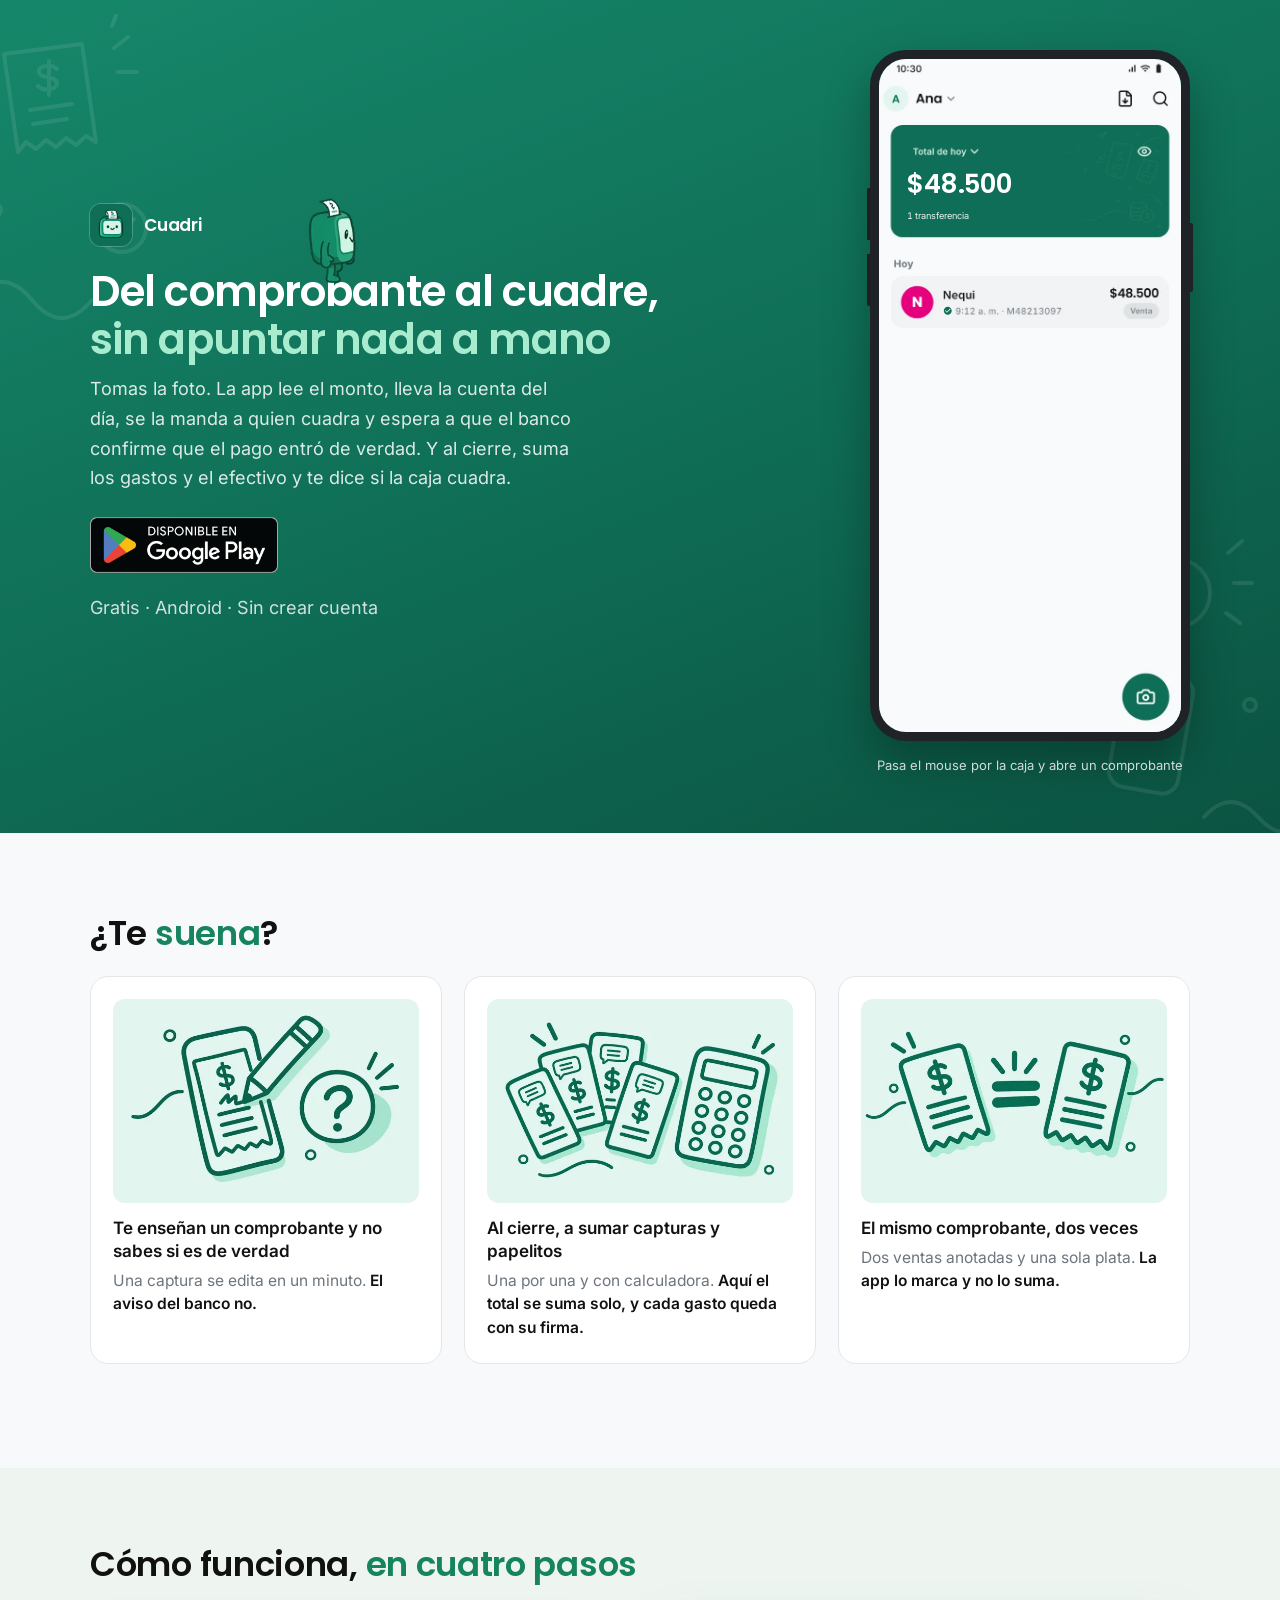
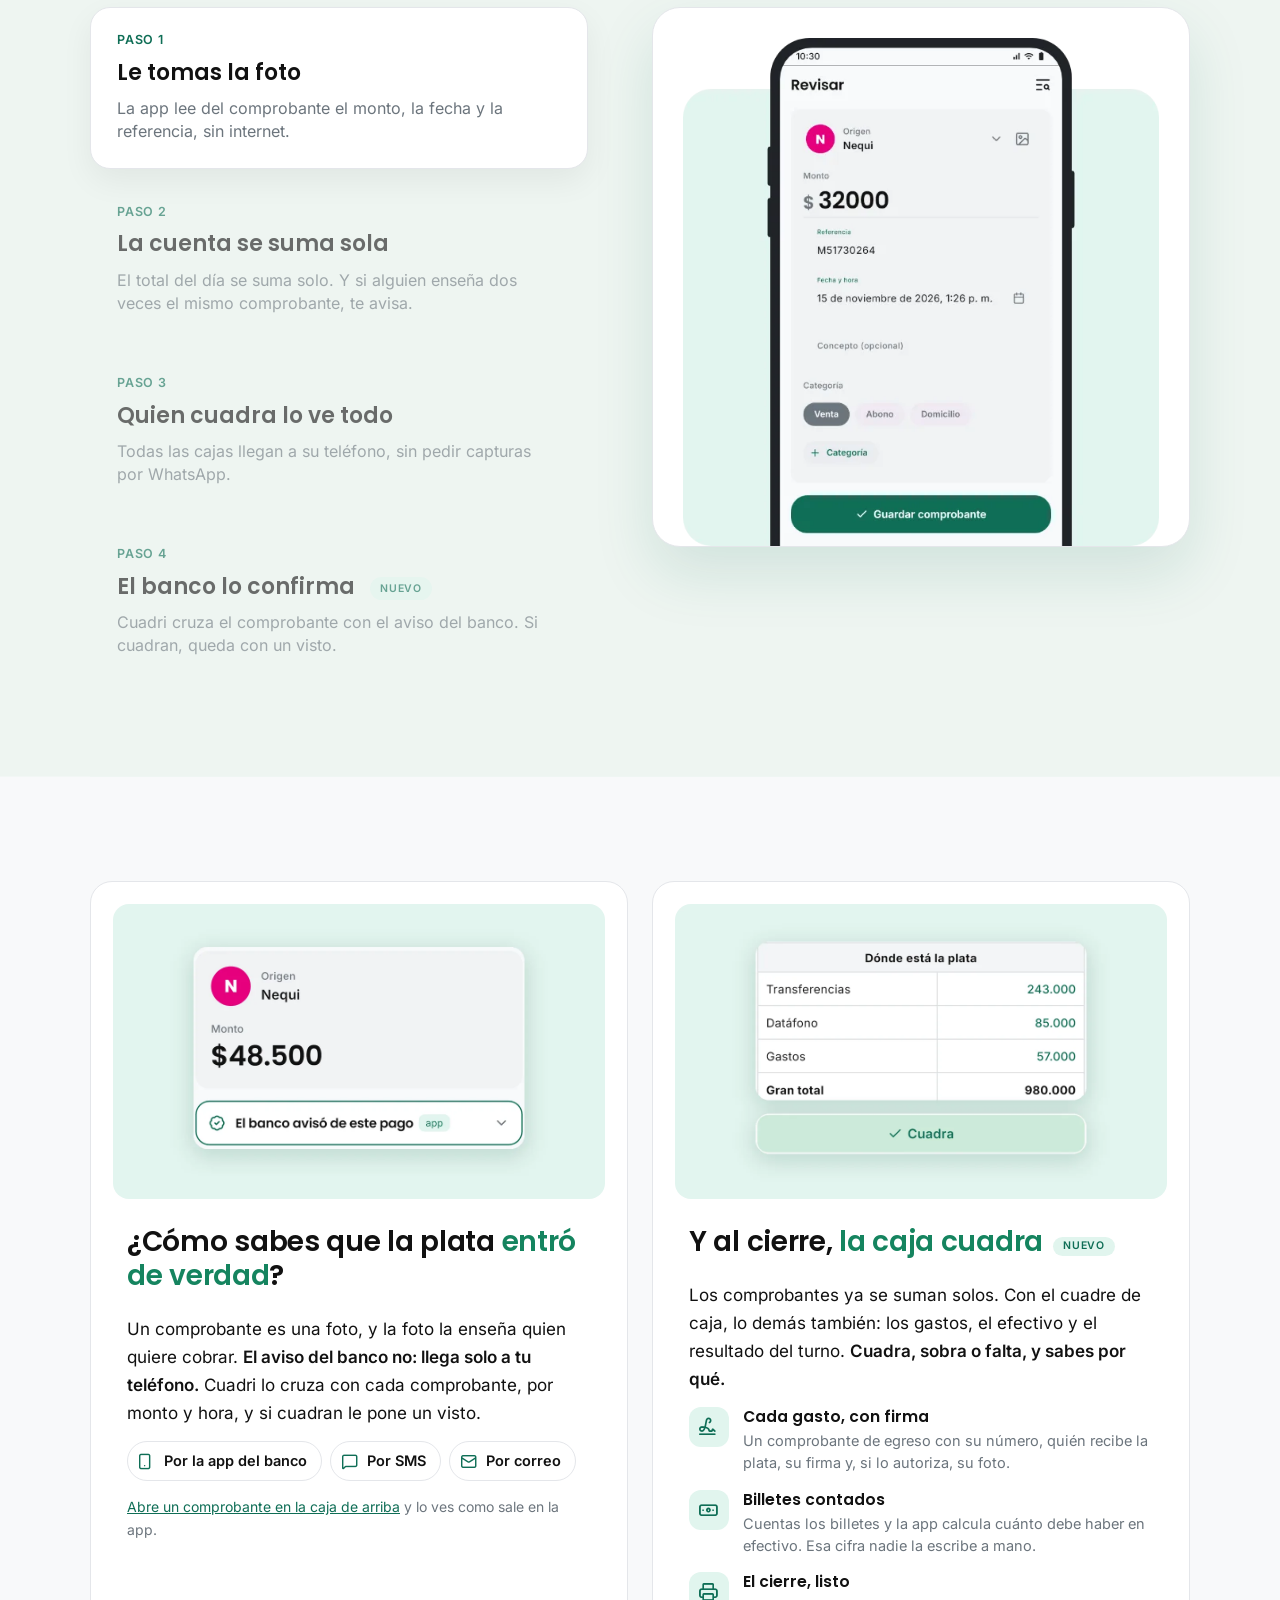
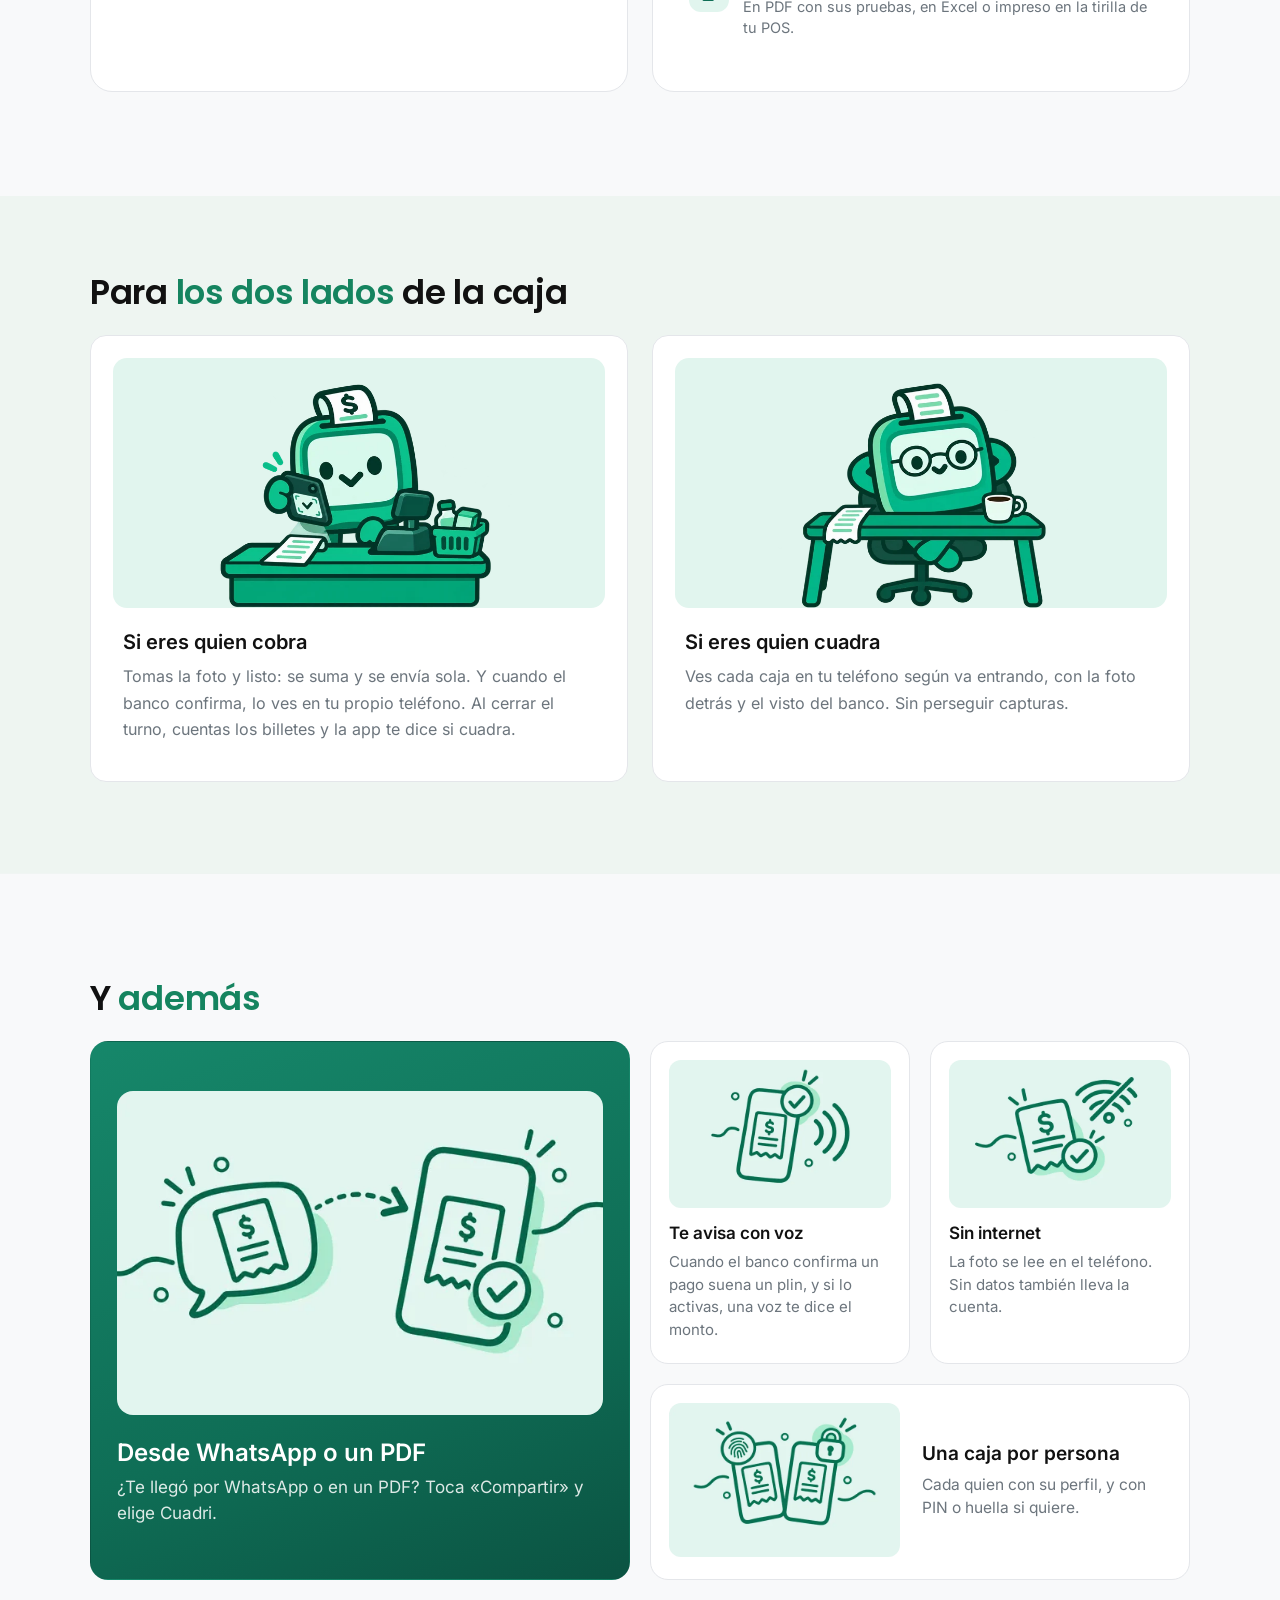
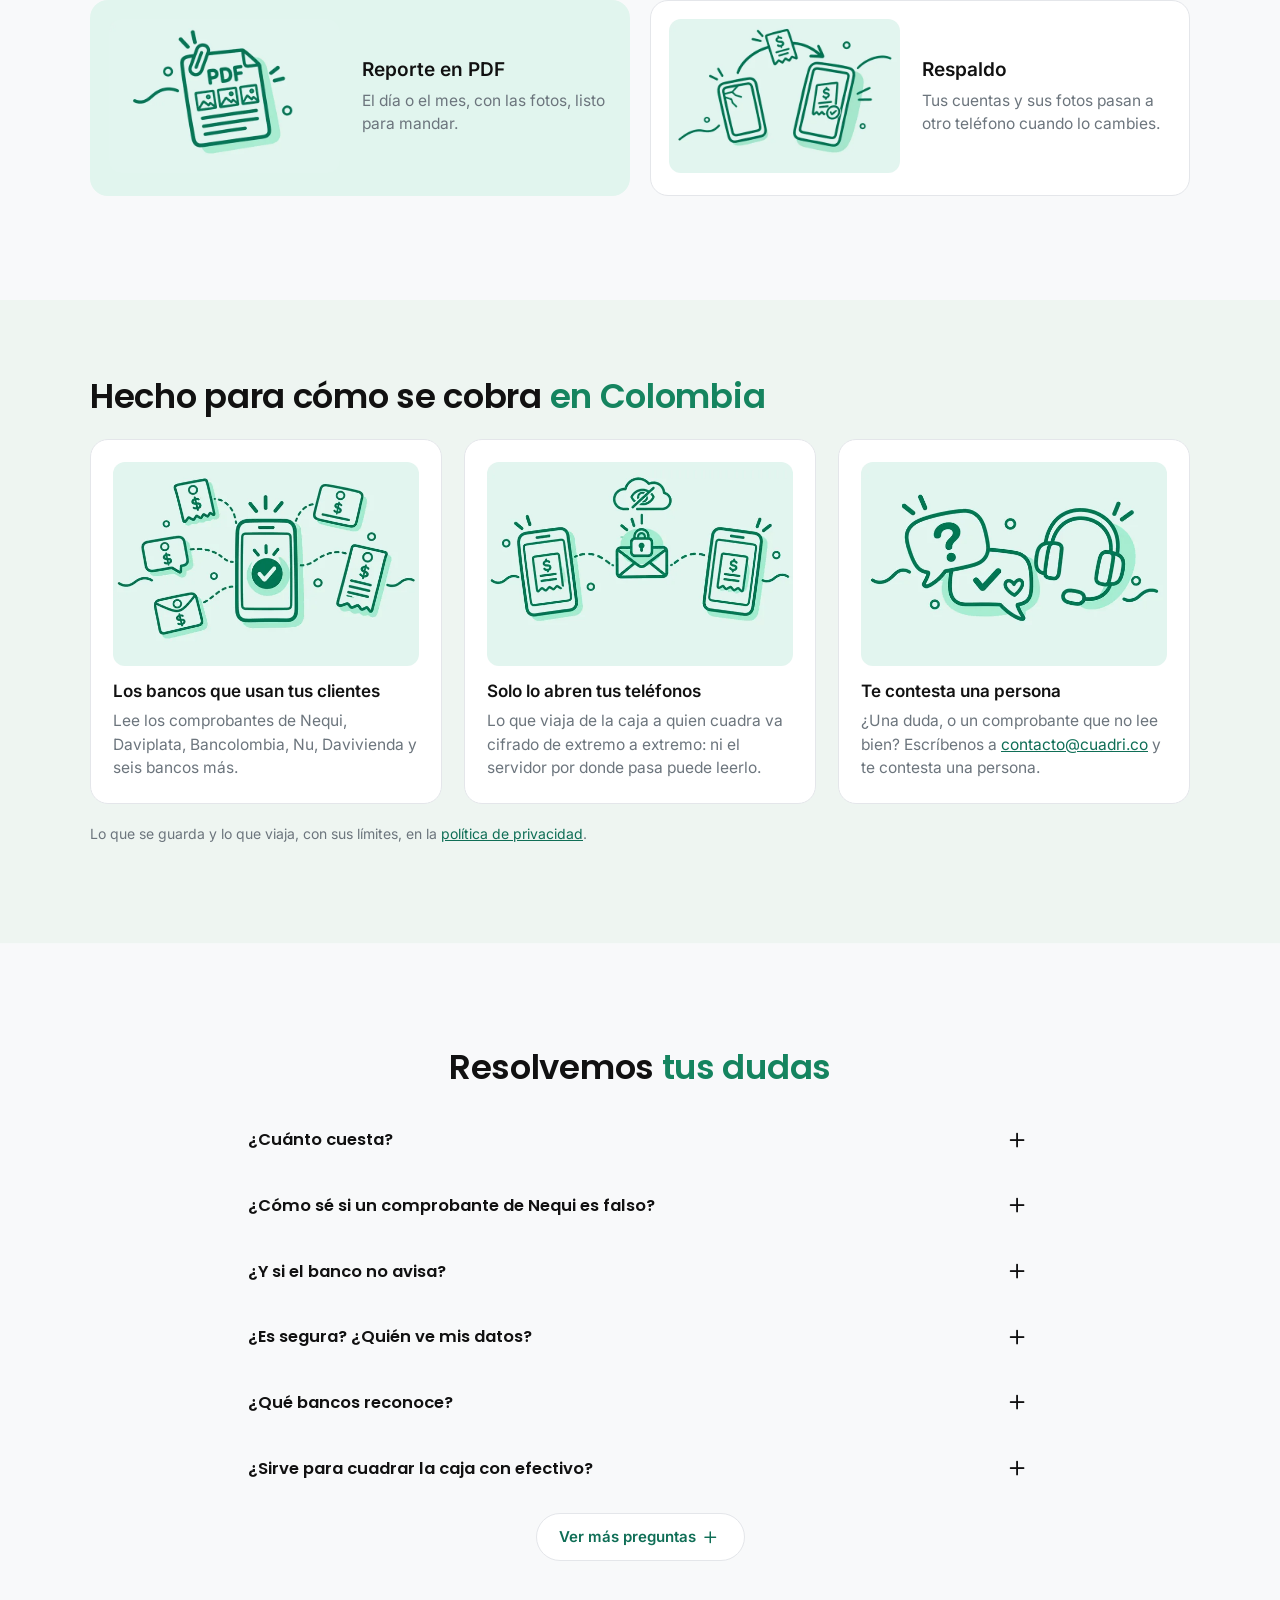
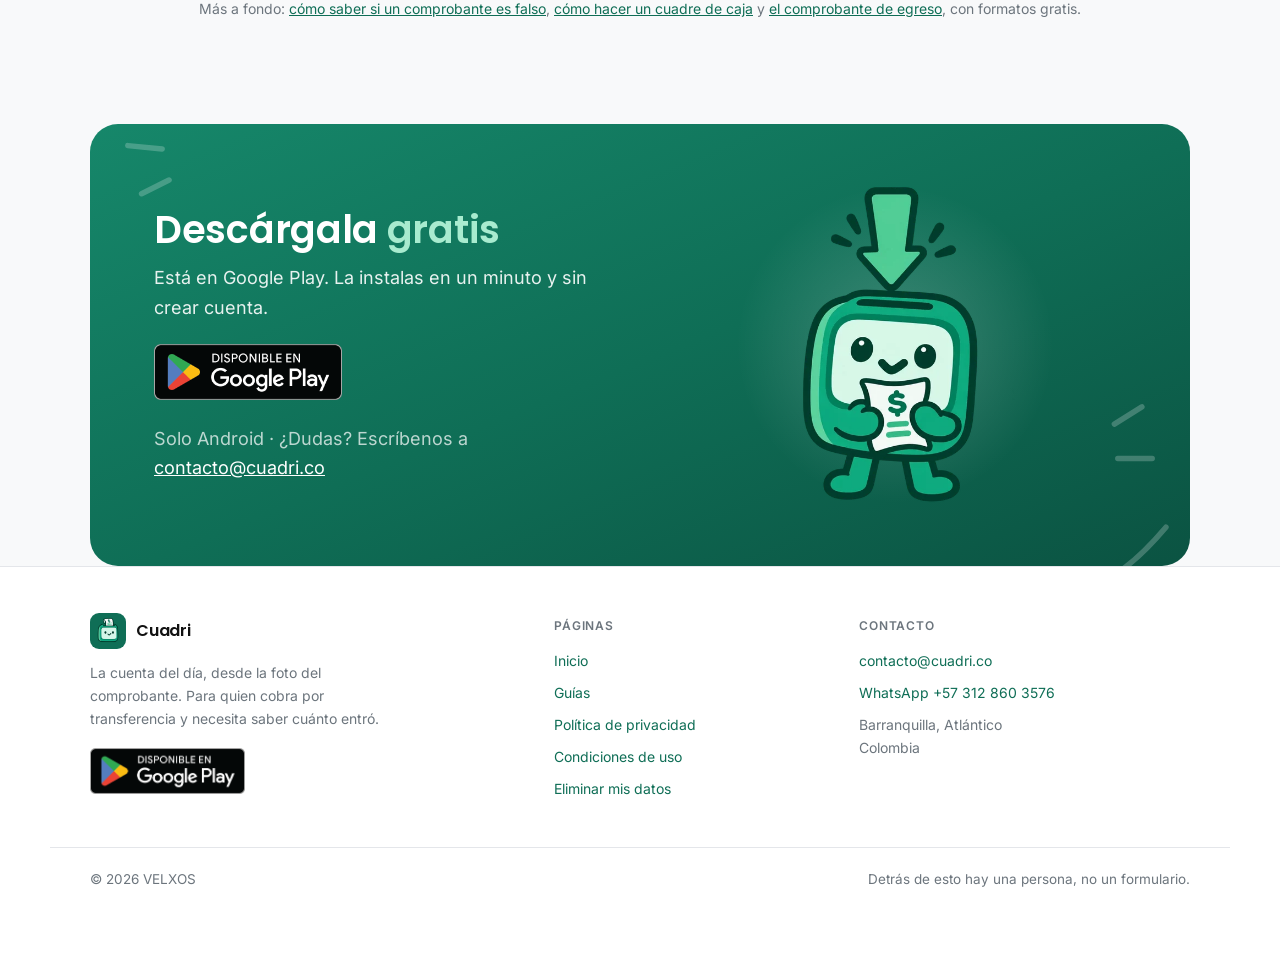
<file: index.html>
<!doctype html>
<html lang="es-CO">
<head>
<meta charset="utf-8">
<meta name="viewport" content="width=device-width, initial-scale=1">
<script>if(/\.html$/.test(location.pathname))history.replaceState(null,"",location.pathname.replace(/(index)?\.html$/,"")+location.search+location.hash)</script>
<title>Cuadri: verifica comprobantes de pago y cuadra la caja</title>
<meta name="description" content="Toma la foto del comprobante de Nequi, Daviplata o Bancolombia y el aviso del banco te confirma si el pago entró. Al cierre, la caja cuadra. Gratis, para Android.">
<link rel="canonical" href="https://cuadri.co/">
<meta name="theme-color" content="#0F6E56">
<meta property="og:type" content="website">
<meta property="og:site_name" content="Cuadri">
<meta property="og:locale" content="es_CO">
<meta property="og:title" content="Cuadri: verifica comprobantes de pago y cuadra la caja">
<meta property="og:description" content="Toma la foto del comprobante de Nequi, Daviplata o Bancolombia y el aviso del banco te confirma si el pago entró. Al cierre, la caja cuadra. Gratis, para Android.">
<meta property="og:url" content="https://cuadri.co/">
<meta property="og:image" content="https://cuadri.co/img/compartir.jpg">
<meta property="og:image:secure_url" content="https://cuadri.co/img/compartir.jpg">
<meta property="og:image:type" content="image/jpeg">
<meta property="og:image:width" content="1200">
<meta property="og:image:height" content="630">
<meta property="og:image:alt" content="Cuadri, el personaje de la app, junto a: verifica comprobantes con el aviso del banco y cuadra la caja">
<meta name="twitter:card" content="summary_large_image">
<link rel="icon" href="/favicon.ico?v=2" sizes="any">
<link rel="icon" href="/favicon.png?v=2" type="image/png" sizes="192x192">
<link rel="apple-touch-icon" href="/apple-touch-icon.png">
<link rel="stylesheet" href="estilo.css?v=20261120g">
<script type="application/ld+json">
{
 "@context": "https://schema.org",
 "@graph": [
  {
   "@type": "Organization",
   "@id": "https://cuadri.co/#organizacion",
   "name": "Cuadri",
   "url": "https://cuadri.co/",
   "logo": "https://cuadri.co/icono.png",
   "email": "contacto@cuadri.co",
   "areaServed": {
    "@type": "Country",
    "name": "Colombia"
   },
   "contactPoint": {
    "@type": "ContactPoint",
    "contactType": "customer support",
    "url": "https://wa.me/573128603576",
    "email": "contacto@cuadri.co",
    "availableLanguage": "es",
    "areaServed": "CO"
   }
  },
  {
   "@type": "WebSite",
   "@id": "https://cuadri.co/#sitio",
   "url": "https://cuadri.co/",
   "name": "Cuadri",
   "inLanguage": "es-CO",
   "publisher": {
    "@id": "https://cuadri.co/#organizacion"
   }
  },
  {
   "@type": "MobileApplication",
   "@id": "https://cuadri.co/#app",
   "name": "Cuadri",
   "url": "https://cuadri.co/",
   "downloadUrl": "https://play.google.com/store/apps/details?id=com.velxos.recuadrao",
   "installUrl": "https://play.google.com/store/apps/details?id=com.velxos.recuadrao",
   "description": "App gratis para Android, hecha en Colombia, para negocios que cobran por transferencia. Lee la foto del comprobante de Nequi, Daviplata, Bancolombia y otros bancos, la cruza con el aviso del banco para confirmar que el pago entró de verdad y lleva la cuenta del día. Al cierre del turno cuadra la caja: gastos con comprobante de egreso firmado, billetes contados y el cierre en PDF, Excel o tirilla.",
   "operatingSystem": "Android 7.0 o superior",
   "applicationCategory": "BusinessApplication",
   "applicationSubCategory": "Verificación de comprobantes de pago y cuadre de caja",
   "inLanguage": "es-CO",
   "countriesSupported": "CO",
   "image": "https://cuadri.co/icono.png",
   "screenshot": [
    "https://cuadri.co/img/paso_1_foto.webp",
    "https://cuadri.co/img/paso_2_cuenta.webp",
    "https://cuadri.co/img/paso_3_cuadre.webp",
    "https://cuadri.co/img/paso_4_confirmacion.webp"
   ],
   "featureList": [
    "Lee el monto, la fecha y la referencia de la foto del comprobante, sin internet",
    "Cruza cada comprobante con el aviso del banco por monto y hora",
    "Avisa si enseñan dos veces el mismo comprobante",
    "Recibe comprobantes desde WhatsApp o un PDF",
    "Quien cuadra ve todas las cajas en su teléfono",
    "Cuadre de caja con comprobante de egreso firmado y conteo de billetes",
    "Cierre en PDF, Excel o tirilla para impresora POS",
    "Sin cuenta, sin publicidad y cifrado de extremo a extremo"
   ],
   "offers": {
    "@type": "Offer",
    "price": "0",
    "priceCurrency": "COP"
   },
   "publisher": {
    "@id": "https://cuadri.co/#organizacion"
   }
  },
  {
   "@type": "FAQPage",
   "@id": "https://cuadri.co/#preguntas",
   "inLanguage": "es-CO",
   "mainEntity": [
    {
     "@type": "Question",
     "name": "¿Cuánto cuesta?",
     "acceptedAnswer": {
      "@type": "Answer",
      "text": "Nada: hoy es gratis. No pide tarjeta ni ningún dato de pago."
     }
    },
    {
     "@type": "Question",
     "name": "¿Cómo sé si un comprobante de Nequi es falso?",
     "acceptedAnswer": {
      "@type": "Answer",
      "text": "Por la foto sola no se puede saber: un comprobante es una imagen, y una imagen se edita. Lo que vale es el aviso que el banco manda al teléfono que recibe la plata, o el movimiento en la app del banco. Si el comprobante es de Nequi y trae código QR, también lo puedes revisar en la app de Nequi, en «Comprobar un pago». Cuadri hace el cruce con el aviso por ti: compara cada comprobante por monto y hora, y si cuadran le pone un visto. Sirve igual con Daviplata, Bancolombia y los demás bancos que reconoce."
     }
    },
    {
     "@type": "Question",
     "name": "¿Y si el banco no avisa?",
     "acceptedAnswer": {
      "@type": "Answer",
      "text": "No quiere decir que el pago sea falso. El aviso se pierde si el teléfono estaba apagado o sin señal, o si la cuenta que recibe es de otra persona. La app no decide si un pago vale: te dice si el banco avisó. Si dudas, míralo en la app del banco."
     }
    },
    {
     "@type": "Question",
     "name": "¿Es segura? ¿Quién ve mis datos?",
     "acceptedAnswer": {
      "@type": "Answer",
      "text": "Tus comprobantes, quien tenga tu teléfono —salvo que tu caja tenga candado— y quien cuadra, si le mostraste tu código. Lo que viaja va cerrado: ni el servidor por donde pasa puede leerlo. Los gastos y las firmas no salen del teléfono de la caja hasta que tú compartes el PDF, el Excel o la tirilla, y la foto de quien firma es opcional. De los avisos, la app solo lee los de los bancos que reconoce: viene apagado, su texto nunca sale del teléfono y se borra solo a los 30 días."
     }
    },
    {
     "@type": "Question",
     "name": "¿Qué bancos reconoce?",
     "acceptedAnswer": {
      "@type": "Answer",
      "text": "Lee comprobantes de Nequi, Daviplata, Bancolombia, Nu, Davivienda, Banco de Bogotá, BBVA, Itaú, Scotiabank Colpatria, AV Villas y Banco Agrario. Los avisos, de las apps de Nequi, Daviplata, Bancolombia, Davivienda, Nu, Lulo y Movii, y de los SMS y correos que nombren a un banco."
     }
    },
    {
     "@type": "Question",
     "name": "¿Sirve para cuadrar la caja con efectivo?",
     "acceptedAnswer": {
      "@type": "Answer",
      "text": "Sí. Con el cuadre de caja anotas los gastos, cuentas los billetes y la app suma lo que entró por transferencia. Al final te dice si cuadra, sobra o falta, y el cierre sale en PDF, Excel o tirilla."
     }
    },
    {
     "@type": "Question",
     "name": "¿Qué es Cuadri?",
     "acceptedAnswer": {
      "@type": "Answer",
      "text": "Una app gratis para Android, hecha en Colombia, para negocios que cobran por transferencia. Lee la foto del comprobante, la cruza con el aviso del banco para confirmar que el pago entró de verdad y lleva la cuenta del día. Al cierre del turno cuadra la caja, con los gastos firmados y los billetes contados."
     }
    },
    {
     "@type": "Question",
     "name": "¿Y si mi negocio cuadra distinto?",
     "acceptedAnswer": {
      "@type": "Answer",
      "text": "La planilla se arma a la medida. Trae una de taquilla y encomiendas y otra de tienda, y cada renglón se puede cambiar, quitar o agregar. También guarda las evidencias que escaneas —una guía, el váucher del datáfono— y las suma donde van. Se enciende solo si el negocio lo necesita."
     }
    },
    {
     "@type": "Question",
     "name": "¿Necesito internet?",
     "acceptedAnswer": {
      "@type": "Answer",
      "text": "Para leer la foto y llevar la cuenta, no. Solo para enviar al cuadre y para recibir lo que te mandan."
     }
    },
    {
     "@type": "Question",
     "name": "¿Funciona en iPhone?",
     "acceptedAnswer": {
      "@type": "Answer",
      "text": "Todavía no: por ahora solo en Android, desde Android 7. La versión para iPhone viene próximamente."
     }
    }
   ]
  }
 ]
}
</script>
</head>
<body class="inicio">

<header class="grande">
  <div class="caja portada">
    <div class="portada-texto">
      <div class="marca">
        <img src="icono.png" alt="">
        <span>Cuadri</span>
      </div>
      <h1>Del comprobante al <span class="banco">cuadre,</span><br class="solo-ancho">
      <span class="acento">sin apuntar nada a mano</span></h1>
      <p>Tomas la foto. La app lee el monto, lleva la cuenta del día, se la
      manda a quien cuadra y espera a que el banco confirme que el pago entró
      de verdad. Y al cierre, suma los gastos y el efectivo y te dice si la
      caja cuadra.</p>
      <a class="insignia-play" href="https://play.google.com/store/apps/details?id=com.velxos.recuadrao"><img src="/img/google-play.webp" alt="Disponible en Google Play" width="189" height="56"></a>
      <p class="nota">Gratis · Android · Sin crear cuenta</p>
    </div>
    <div class="portada-foto">
      <div class="telefono">
      <div class="caja-viva" id="caja" role="group"
           aria-label="La caja del día en Cuadri, con comprobantes de
                       ejemplo que puedes abrir.">
        <img class="caja-vacia" src="img/portada_vacia.webp" width="640"
             height="1427" alt="">
        <div class="caja-capas">
          <div class="caja-fila" data-monto="48500" role="button" tabindex="0" aria-label="Ver el comprobante de Nequi por $48.500" style="--x:3.889%;--y:32.264%;--w:92.222%;--h:7.739%;--iw:108.434%;--il:-4.217%;--it:-416.901%">
            <img class="caja-fondo" src="img/portada_llena.webp" alt="">
            <svg class="caja-visto" style="--x:18.712%;--y:57.746%;--w:3.426%;--h:18.310%" viewBox="0 0 24 24" aria-hidden="true"><path d="M12 2C6.48 2 2 6.48 2 12s4.48 10 10 10 10-4.48 10-10S17.52 2 12 2zm-2 15l-5-5 1.41-1.41L10 14.17l7.59-7.59L19 8l-9 9z"/></svg>
          </div>
          <div class="caja-fila" data-monto="25000" role="button" tabindex="0" aria-label="Ver el comprobante de Daviplata por $25.000" style="--x:3.889%;--y:41.093%;--w:92.222%;--h:7.739%;--iw:108.434%;--il:-4.217%;--it:-530.986%">
            <img class="caja-fondo" src="img/portada_llena.webp" alt="">
            <svg class="caja-visto" style="--x:18.712%;--y:57.746%;--w:3.426%;--h:18.310%" viewBox="0 0 24 24" aria-hidden="true"><path d="M12 2C6.48 2 2 6.48 2 12s4.48 10 10 10 10-4.48 10-10S17.52 2 12 2zm-2 15l-5-5 1.41-1.41L10 14.17l7.59-7.59L19 8l-9 9z"/></svg>
          </div>
          <div class="caja-fila" data-monto="150000" role="button" tabindex="0" aria-label="Ver el comprobante de Bancolombia por $150.000" style="--x:3.889%;--y:49.922%;--w:92.222%;--h:7.739%;--iw:108.434%;--il:-4.217%;--it:-645.070%">
            <img class="caja-fondo" src="img/portada_llena.webp" alt="">
            <svg class="caja-visto" style="--x:18.712%;--y:57.746%;--w:3.426%;--h:18.310%" viewBox="0 0 24 24" aria-hidden="true"><path d="M12 2C6.48 2 2 6.48 2 12s4.48 10 10 10 10-4.48 10-10S17.52 2 12 2zm-2 15l-5-5 1.41-1.41L10 14.17l7.59-7.59L19 8l-9 9z"/></svg>
          </div>
          <div class="caja-fila" data-monto="12000" role="button" tabindex="0" aria-label="Ver el comprobante de Nequi por $12.000" style="--x:3.889%;--y:58.751%;--w:92.222%;--h:7.739%;--iw:108.434%;--il:-4.217%;--it:-759.155%">
            <img class="caja-fondo" src="img/portada_llena.webp" alt="">
          </div>
          <div class="caja-fila" data-monto="7500" role="button" tabindex="0" aria-label="Ver el comprobante de Nu por $7.500" style="--x:3.889%;--y:67.580%;--w:92.222%;--h:7.739%;--iw:108.434%;--il:-4.217%;--it:-873.239%">
            <img class="caja-fondo" src="img/portada_llena.webp" alt="">
            <img class="caja-antes" src="img/portada_fila_antes.webp" alt="" style="--x:-0.151%;--y:-0.334%;--w:100.132%;--h:100.511%">
            <svg class="caja-visto" style="--x:18.712%;--y:57.746%;--w:3.426%;--h:18.310%" viewBox="0 0 24 24" aria-hidden="true"><path d="M12 2C6.48 2 2 6.48 2 12s4.48 10 10 10 10-4.48 10-10S17.52 2 12 2zm-2 15l-5-5 1.41-1.41L10 14.17l7.59-7.59L19 8l-9 9z"/></svg>
          </div>
          <div class="caja-fila" data-monto="7500" role="button" tabindex="0" aria-label="Ver el comprobante de Nu por $7.500, repetido" style="--x:3.889%;--y:76.409%;--w:92.222%;--h:7.739%;--iw:108.434%;--il:-4.217%;--it:-987.324%">
            <img class="caja-fondo" src="img/portada_llena.webp" alt="">
            <img class="caja-limpia" src="img/portada_fila_limpia.webp" alt="" style="--x:-0.151%;--y:-0.326%;--w:100.132%;--h:100.511%">
          </div>
          <span class="caja-onda" aria-hidden="true" style="--x:80.556%;--y:91.280%;--w:15.556%;--h:6.976%"></span>
          <img class="caja-camara" src="img/portada_llena.webp" alt="" aria-hidden="true" style="--x:76.493%;--y:89.458%;--w:23.507%;--h:10.542%">
          <span class="caja-total" aria-hidden="true" style="--x:9.236%;--y:16.350%;--w:40.030%;--h:4.469%;--letra:56.000;--espaciado:-0.778;--linea:1.1388">$243.000</span>
          <span class="caja-pie" aria-hidden="true" style="--x:9.236%;--y:22.345%;--w:24.248%;--h:1.962%;--letra:19.444;--espaciado:0.000;--linea:1.4399">5 transferencias</span>
          <span class="caja-subtotal" aria-hidden="true" style="--x:79.484%;--y:29.321%;--w:15.655%;--h:2.071%;--letra:20.222;--espaciado:0.000;--linea:1.4614">$243.000</span>
        </div>
        <div class="caja-detalle" role="dialog" aria-label="Detalle del comprobante" hidden>
          <img class="detalle-pantalla" alt="">
          <img class="detalle-capa detalle-aviso" alt="" aria-hidden="true">
          <img class="detalle-capa detalle-repetido" alt="" aria-hidden="true">
          <img class="detalle-capa detalle-chip" alt="" aria-hidden="true">
          <span class="detalle-brillo" aria-hidden="true"></span>
          <button class="detalle-volver" type="button" aria-label="Volver a la caja"></button>
        </div>
      </div>
      </div>
      <p class="portada-pista" hidden>
        <span class="con-mouse">Pasa el mouse por la caja y abre un comprobante</span>
        <span class="con-dedo">Toca un comprobante para verlo</span>
      </p>
    </div>
  </div>
</header>

<script>
(() => {
  const caja = document.querySelector('.caja-viva');
  if (!caja) return;
  const quieta = !caja.animate;
  const suave = matchMedia('(prefers-reduced-motion: reduce)').matches;

  const DETALLES = [
    {
      "src": "img/detalle_0.webp",
      "alt": "Comprobante de Nequi por $48.500. El banco avisó de este pago por la app.",
      "aviso": [
        3.889,
        28.776,
        92.222,
        5.646
      ],
      "canal": [
        66.824,
        30.509,
        8.847,
        2.18
      ],
      "repetido": null,
      "atras": [
        0.972,
        3.27,
        11.667,
        5.232
      ]
    },
    {
      "src": "img/detalle_1.webp",
      "alt": "Comprobante de Daviplata por $25.000, un domicilio. El banco avisó de este pago por SMS.",
      "aviso": [
        3.889,
        28.776,
        92.222,
        5.646
      ],
      "canal": [
        66.824,
        30.509,
        9.917,
        2.18
      ],
      "repetido": null,
      "atras": [
        0.972,
        3.27,
        11.667,
        5.232
      ]
    },
    {
      "src": "img/detalle_2.webp",
      "alt": "Comprobante de Bancolombia por $150.000. El banco avisó de este pago por correo.",
      "aviso": [
        3.889,
        28.776,
        92.222,
        5.646
      ],
      "canal": [
        66.824,
        30.509,
        12.556,
        2.18
      ],
      "repetido": null,
      "atras": [
        0.972,
        3.27,
        11.667,
        5.232
      ]
    },
    {
      "src": "img/detalle_3.webp",
      "alt": "Comprobante de Nequi por $12.000, un abono. Sin aviso del banco todavía.",
      "aviso": null,
      "canal": null,
      "repetido": null,
      "atras": [
        0.972,
        3.27,
        11.667,
        5.232
      ]
    },
    {
      "src": "img/detalle_4.webp",
      "alt": "Comprobante de Nu por $7.500. El banco avisó de este pago por la app. Está repetido en esta caja.",
      "aviso": [
        3.889,
        28.776,
        92.222,
        5.646
      ],
      "canal": [
        66.824,
        30.509,
        8.847,
        2.18
      ],
      "repetido": [
        3.889,
        62.762,
        92.222,
        16.677
      ],
      "atras": [
        0.972,
        3.27,
        11.667,
        5.232
      ]
    },
    {
      "src": "img/detalle_5.webp",
      "alt": "Comprobante de Nu por $7.500. Repetido en esta caja: no se suma al total.",
      "aviso": null,
      "canal": null,
      "repetido": [
        3.889,
        55.59,
        92.222,
        16.677
      ],
      "atras": [
        0.972,
        3.27,
        11.667,
        5.232
      ]
    }
  ];

  const una = s => caja.querySelector(s);
  const filas = [...caja.querySelectorAll('.caja-fila')];
  const vistos = filas.map(f => f.querySelector('.caja-visto'));
  const antes = una('.caja-antes'), limpia = una('.caja-limpia');
  const copia = filas.findIndex(f => f.querySelector('.caja-limpia'));
  const camara = una('.caja-camara'), onda = una('.caja-onda');
  const total = una('.caja-total'), pie = una('.caja-pie');
  const subtotal = una('.caja-subtotal');
  const detalle = una('.caja-detalle');
  const pantalla = detalle.querySelector('.detalle-pantalla');
  const capaAviso = detalle.querySelector('.detalle-aviso');
  const capaRepetido = detalle.querySelector('.detalle-repetido');
  const capaChip = detalle.querySelector('.detalle-chip');
  const brillo = detalle.querySelector('.detalle-brillo');
  const volver = detalle.querySelector('.detalle-volver');
  caja.closest('.portada-foto').querySelector('.portada-pista').hidden = false;

  const pesos = n =>
    '$' + Math.round(n).toString().replace(/\B(?=(\d{3})+(?!\d))/g, '.');
  const espera = ms => new Promise(listo => setTimeout(listo, ms));
  const cifras = filas.map((f, i) => i === copia ? 0 : Number(f.dataset.monto));
  const lleno = cifras.reduce((a, b) => a + b, 0);
  const cuantas = filas.length - (copia < 0 ? 0 : 1);
  const transferencias = n => n === 0 ? 'Sin transferencias hoy'
    : n === 1 ? '1 transferencia' : `${n} transferencias`;

  let turno = 0;
  const PARADA = Symbol('parada');
  const sigue = t => { if (t !== turno) throw PARADA; };

  let aLaVista = true, despertar = null;
  const mirar = () => {
    if (aLaVista && !document.hidden && despertar) { despertar(); despertar = null; }
  };
  new IntersectionObserver(([e]) => { aLaVista = e.isIntersecting; mirar(); })
    .observe(caja);
  document.addEventListener('visibilitychange', mirar);
  const cuandoSeVea = () => aLaVista && !document.hidden
    ? Promise.resolve()
    : new Promise(listo => { despertar = listo; });

  let cifra = 0;
  const escribir = valor => {
    cifra = valor;
    total.textContent = subtotal.textContent = pesos(valor);
  };
  const contar = (hasta, ms) => new Promise(listo => {
    const desde = cifra, inicio = performance.now(), suyo = turno;
    const paso = ahora => {
      if (suyo !== turno) return listo();
      const t = Math.min(1, Math.max(0, (ahora - inicio) / ms));
      escribir(desde + (hasta - desde) * (1 - (1 - t) ** 3));
      t < 1 ? requestAnimationFrame(paso) : listo();
    };
    requestAnimationFrame(paso);
  });

  const cancelarTodo = () =>
    caja.querySelector('.caja-capas').getAnimations({ subtree: true })
      .forEach(a => a.cancel());

  function vaciar() {
    cancelarTodo();
    for (const f of filas) { f.classList.remove('entro'); f.style.opacity = 0; }
    for (const v of vistos) if (v) {
      v.style.transform = suave ? 'none' : 'scale(0)';
      v.style.opacity = suave ? 0 : '';
    }
    for (const o of [antes, limpia]) if (o) { o.style.opacity = 1; o.style.clipPath = ''; }
    subtotal.style.opacity = 0;
    escribir(0);
    pie.textContent = transferencias(0);
  }

  function llenarYa() {
    cancelarTodo();
    for (const f of filas) { f.classList.add('entro'); f.style.opacity = 1; }
    for (const v of vistos) if (v) { v.style.transform = 'none'; v.style.opacity = ''; }
    for (const o of [antes, limpia]) if (o) o.style.opacity = 0;
    subtotal.style.opacity = 1;
    escribir(lleno);
    pie.textContent = transferencias(cuantas);
  }

  const apretar = () => {
    if (suave) return;
    camara.animate(
      [{ transform: 'none' }, { transform: 'scale(.86)', offset: .35 },
       { transform: 'none' }],
      { duration: 420, easing: 'ease-out' });
    onda.animate(
      [{ opacity: .35, transform: 'scale(.9)' },
       { opacity: 0, transform: 'scale(1.9)' }],
      { duration: 700, easing: 'ease-out' });
  };

  const entrar = fila => {
    fila.classList.add('entro');
    const a = fila.animate(suave
      ? [{ opacity: 0 }, { opacity: 1 }]
      : [{ opacity: 0, transform: 'translateY(8%) scale(.78)' },
         { opacity: 1, transform: 'translateY(0) scale(1.03)', offset: .6 },
         { opacity: 1, transform: 'none' }],
      { duration: suave ? 450 : 560, easing: 'cubic-bezier(.2, .7, .3, 1)',
        fill: 'forwards' });
    a.finished.then(() => { fila.style.opacity = 1; a.cancel(); }, () => {});
  };

  const confirmar = visto => visto.animate(suave
    ? [{ opacity: 0 }, { opacity: 1 }]
    : [{ transform: 'scale(0)' }, { transform: 'scale(1.8)', offset: .5 },
       { transform: 'scale(1)' }],
    { duration: suave ? 400 : 520, easing: 'cubic-bezier(.3, .7, .4, 1)',
      fill: 'forwards' });

  const tachar = capa => capa.animate(suave
    ? [{ opacity: 1 }, { opacity: 0 }]
    : [{ clipPath: 'inset(0 0 0 58%)' }, { clipPath: 'inset(0 0 0 100%)' }],
    { duration: 520, easing: 'ease-in-out', fill: 'forwards' });

  const desvanecer = el => el.animate([{ opacity: 1 }, { opacity: 0 }],
    { duration: 450, fill: 'forwards' });

  async function unDia(t) {
    vaciar();
    await espera(900); sigue(t);
    let suma = 0, cuenta = 0;
    for (const [i, fila] of filas.entries()) {
      await cuandoSeVea(); sigue(t);
      apretar();
      await espera(260); sigue(t);
      entrar(fila);
      await espera(240); sigue(t);

      if (i === copia) {
        await espera(700); sigue(t);
        tachar(limpia);
        tachar(antes);
        await espera(900); sigue(t);
        continue;
      }

      suma += cifras[i];
      pie.textContent = transferencias(++cuenta);
      if (cuenta === 2) {
        subtotal.animate([{ opacity: 0 }, { opacity: 1 }],
          { duration: 300, fill: 'forwards' });
      }
      if (!suave) {
        total.animate(
          [{ transform: 'none' }, { transform: 'scale(1.06)', offset: .4 },
           { transform: 'none' }],
          { duration: 600, easing: 'ease-out' });
      }
      await contar(suma, 600); sigue(t);

      if (vistos[i]) {
        await espera(220); sigue(t);
        confirmar(vistos[i]);
        await espera(480); sigue(t);
      } else {
        await espera(700); sigue(t);
      }
    }

    await espera(3500); sigue(t);
    [...filas, ...vistos.filter(Boolean), subtotal].forEach(desvanecer);
    await contar(0, 450); sigue(t);
    pie.textContent = transferencias(0);
    await espera(300); sigue(t);
  }

  let andando = false;
  function arrancar() {
    if (quieta || andando) return;
    andando = true;
    const t = ++turno;
    (async () => {
      try { for (;;) await unDia(t); }
      catch (e) { if (e !== PARADA) throw e; }
    })();
  }

  let reanudar = null, mouseDentro = false, abierta = -1, precargadas = false;

  function precargar() {
    if (precargadas) return;
    precargadas = true;
    for (const d of DETALLES) new Image().src = d.src;
  }

  function quedarse() {
    clearTimeout(reanudar);
    precargar();
    if (!andando && filas[0].classList.contains('entro')) return;
    turno++;
    andando = false;
    llenarYa();
  }

  function reanudarEn(ms) {
    clearTimeout(reanudar);
    if (quieta) return;
    reanudar = setTimeout(() => {
      if (abierta < 0 && !mouseDentro) arrancar();
    }, ms);
  }

  const ponerEn = (el, c, radio) => {
    el.hidden = !c;
    if (!c) return;
    el.style.setProperty('--x', c[0] + '%');
    el.style.setProperty('--y', c[1] + '%');
    el.style.setProperty('--w', c[2] + '%');
    el.style.setProperty('--h', c[3] + '%');
    if (radio) el.style.setProperty('--r', `calc(${radio} * var(--px))`);
  };

  async function abrir(i) {
    quedarse();
    const d = DETALLES[i];
    abierta = i;
    for (const capa of [pantalla, capaAviso, capaRepetido, capaChip]) {
      capa.src = d.src;
    }
    pantalla.alt = d.alt;
    ponerEn(capaAviso, d.aviso, 24.9);
    ponerEn(capaChip, d.canal, 10.9);
    ponerEn(brillo, d.canal, 10.9);
    ponerEn(capaRepetido, d.repetido, 24.9);
    ponerEn(volver, d.atras);
    volver.hidden = false;
    try { await pantalla.decode(); } catch (e) { }
    if (abierta !== i) return;
    detalle.hidden = false;
    volver.focus({ preventScroll: true });
    if (quieta) return;
    await detalle.animate(suave
      ? [{ opacity: 0 }, { opacity: 1 }]
      : [{ transform: 'translateX(100%)' }, { transform: 'none' }],
      { duration: suave ? 250 : 320, easing: 'cubic-bezier(.2, .8, .2, 1)' })
      .finished;
    if (abierta === i && !suave) resaltar(d);
  }

  async function resaltar(d) {
    const i = abierta;
    const crecer = (capa, cuanto, ms) => capa.animate(
      [{ transform: 'none' }, { transform: `scale(${cuanto})`, offset: .45 },
       { transform: 'none' }],
      { duration: ms, easing: 'cubic-bezier(.3, .7, .4, 1)' });
    if (d.aviso) {
      await espera(80);
      if (abierta !== i) return;
      crecer(capaAviso, 1.07, 650);
      await espera(450);
      if (abierta !== i) return;
      const px = caja.getBoundingClientRect().width / 640;
      crecer(capaChip, 1.35, 560);
      brillo.animate(
        [{ boxShadow: '0 0 0 0 rgba(29, 158, 117, .7)',
           backgroundColor: 'rgba(29, 158, 117, .35)' },
         { boxShadow: `0 0 0 ${14 * px}px rgba(29, 158, 117, 0)`,
           backgroundColor: 'rgba(29, 158, 117, 0)' }],
        { duration: 800, iterations: 2, easing: 'ease-out' });
    }
    if (d.repetido) {
      await espera(d.aviso ? 900 : 120);
      if (abierta !== i) return;
      crecer(capaRepetido, 1.05, 650);
    }
  }

  async function cerrar() {
    if (abierta < 0) return;
    const fila = filas[abierta];
    abierta = -1;
    detalle.getAnimations({ subtree: true }).forEach(a => a.cancel());
    if (!quieta) {
      await detalle.animate(suave
        ? [{ opacity: 1 }, { opacity: 0 }]
        : [{ transform: 'none' }, { transform: 'translateX(100%)' }],
        { duration: 240, easing: 'ease-in' }).finished;
    }
    if (abierta >= 0) return;
    detalle.hidden = true;
    fila.focus({ preventScroll: true });
    reanudarEn(mouseDentro ? 0 : (matchMedia('(hover: hover)').matches ? 2500 : 8000));
  }

  caja.addEventListener('pointerenter', e => {
    if (e.pointerType !== 'mouse') return;
    mouseDentro = true;
    quedarse();
  });
  caja.addEventListener('pointerleave', e => {
    if (e.pointerType !== 'mouse') return;
    mouseDentro = false;
    if (abierta < 0) reanudarEn(2500);
  });
  caja.addEventListener('click', e => {
    if (detalle.contains(e.target)) {
      if (volver.contains(e.target)) cerrar();
      return;
    }
    const fila = e.target.closest('.caja-fila');
    if (fila && fila.classList.contains('entro')) abrir(filas.indexOf(fila));
    else { quedarse(); if (!mouseDentro) reanudarEn(8000); }
  });
  caja.addEventListener('focusin', e => {
    if (e.target.closest('.caja-fila')) quedarse();
  });
  caja.addEventListener('focusout', e => {
    if (!caja.contains(e.relatedTarget) && !mouseDentro && abierta < 0) reanudarEn(2500);
  });
  for (const [i, fila] of filas.entries()) {
    fila.addEventListener('keydown', e => {
      if (e.key === 'Enter' || e.key === ' ') { e.preventDefault(); abrir(i); }
    });
  }
  document.addEventListener('keydown', e => { if (e.key === 'Escape') cerrar(); });
  document.addEventListener('click', e => {
    if (abierta >= 0 && !caja.contains(e.target)) cerrar();
  });

  if (quieta) llenarYa(); else arrancar();
})();
</script>

<main class="caja">

  <section aria-labelledby="te-suena">
    <h2 id="te-suena" class="titular">¿Te <span class="acento">suena</span>?</h2>
    <div class="dolores">
      <article class="dolor">
        <img class="ilustracion" src="img/ilus/dolor_editado.webp" width="600" height="400" alt="" loading="lazy" decoding="async">
        <h3>Te enseñan un comprobante y no sabes si es de verdad</h3>
        <p>Una captura se edita en un minuto. <strong>El aviso del banco
        no.</strong></p>
      </article>
      <article class="dolor">
        <img class="ilustracion" src="img/ilus/dolor_sumar.webp" width="600" height="400" alt="" loading="lazy" decoding="async">
        <h3>Al cierre, a sumar capturas y papelitos</h3>
        <p>Una por una y con calculadora. <strong>Aquí el total se suma solo, y
        cada gasto queda con su firma.</strong></p>
      </article>
      <article class="dolor">
        <img class="ilustracion" src="img/ilus/dolor_dos_veces.webp" width="600" height="400" alt="" loading="lazy" decoding="async">
        <h3>El mismo comprobante, dos veces</h3>
        <p>Dos ventas anotadas y una sola plata. <strong>La app lo marca y no
        lo suma.</strong></p>
      </article>
    </div>
  </section>

  <section class="franja" aria-labelledby="como-funciona">
    <h2 id="como-funciona" class="titular">Cómo funciona, <span class="acento">en cuatro pasos</span></h2>
    <ol class="pasos">
      <li class="paso">
        <img src="img/paso_1_foto.webp" width="600" height="640" loading="lazy"
          alt="La pantalla de revisar, con el monto, la referencia y la fecha que
          leyó la app">
        <div>
          <span class="paso-n">Paso 1</span>
          <h3>Le tomas la foto</h3>
          <p>La app lee del comprobante el monto, la fecha y la referencia, sin
          internet.</p>
        </div>
      </li>
      <li class="paso">
        <img src="img/paso_2_cuenta.webp" width="600" height="640" loading="lazy"
          alt="La caja de Ana con el total del día y sus comprobantes">
        <div>
          <span class="paso-n">Paso 2</span>
          <h3>La cuenta se suma sola</h3>
          <p>El total del día se suma solo. Y si alguien enseña dos veces el
          mismo comprobante, te avisa.</p>
        </div>
      </li>
      <li class="paso">
        <img src="img/paso_3_cuadre.webp" width="600" height="640" loading="lazy"
          alt="El cuadre del negocio con el total de todas las cajas">
        <div>
          <span class="paso-n">Paso 3</span>
          <h3>Quien cuadra lo ve todo</h3>
          <p>Todas las cajas llegan a su teléfono, sin pedir capturas por
          WhatsApp.</p>
        </div>
      </li>
      <li class="paso">
        <img src="img/paso_4_confirmacion.webp" width="600" height="640"
          loading="lazy" alt="Un comprobante con el aviso: el banco avisó de
          este pago">
        <div>
          <span class="paso-n">Paso 4</span>
          <h3>El banco lo confirma <span class="nuevo">Nuevo</span></h3>
          <p>Cuadri cruza el comprobante con el aviso del banco. Si cuadran,
          queda con un visto.</p>
        </div>
      </li>
    </ol>
  </section>

  <div class="pilares">
  <section class="bloque" aria-labelledby="entro-de-verdad">
    <img class="bloque-img" src="/img/pilar_verifica.webp" width="1100" height="660" loading="lazy" decoding="async" alt="Un comprobante de Nequi por $48.500 con el aviso: el banco avisó de este pago">
    <h2 id="entro-de-verdad" class="titular">¿Cómo sabes que la plata <span class="acento">entró de verdad</span>?</h2>
    <p class="entrada">Un comprobante es una foto, y la foto la enseña quien
    quiere cobrar. <strong>El aviso del banco no: llega solo a tu
    teléfono.</strong> Cuadri lo cruza con cada comprobante, por monto y
    hora, y si cuadran le pone un visto.</p>
    <ul class="caminos" aria-label="Por dónde llega el aviso">
      <li><span class="icono" aria-hidden="true">&#xe163;</span>Por la app del banco</li>
      <li><span class="icono" aria-hidden="true">&#xe117;</span>Por SMS</li>
      <li><span class="icono" aria-hidden="true">&#xe10f;</span>Por correo</li>
    </ul>
    <p class="dato"><a href="#caja">Abre un comprobante en la caja de arriba</a>
    y lo ves como sale en la app.</p>
  </section>

  <section class="bloque" aria-labelledby="al-cierre">
    <img class="bloque-img" src="/img/pilar_cuadra.webp" width="1100" height="660" loading="lazy" decoding="async" alt="El cuadre de la caja: transferencias, datáfono y gastos suman el gran total, y la caja cuadra">
    <h2 id="al-cierre" class="titular">Y al cierre, <span class="acento">la caja cuadra</span><span class="nuevo">Nuevo</span></h2>
    <p class="entrada">Los comprobantes ya se suman solos. Con el cuadre de
    caja, lo demás también: los gastos, el efectivo y el resultado del turno.
    <strong>Cuadra, sobra o falta, y sabes por qué.</strong></p>
    <ul class="insignias">
      <li>
        <span class="icono" aria-hidden="true">&#xe5f2;</span>
        <b>Cada gasto, con firma</b>
        <span>Un comprobante de egreso con su número, quién recibe la plata, su
        firma y, si lo autoriza, su foto.</span>
      </li>
      <li>
        <span class="icono" aria-hidden="true">&#xe052;</span>
        <b>Billetes contados</b>
        <span>Cuentas los billetes y la app calcula cuánto debe haber en
        efectivo. Esa cifra nadie la escribe a mano.</span>
      </li>
      <li>
        <span class="icono" aria-hidden="true">&#xe141;</span>
        <b>El cierre, listo</b>
        <span>En PDF con sus pruebas, en Excel o impreso en la tirilla de tu
        POS.</span>
      </li>
    </ul>
  </section>
  </div>

  <section class="franja" aria-labelledby="para-quien">
    <h2 id="para-quien" class="titular">Para <span class="acento">los dos lados</span> de la caja</h2>
    <div class="duo">
      <div class="tarjeta lado">
        <div class="lado-img"><img src="/img/cuadri-cajero.webp" width="617" height="440" alt="" loading="lazy" decoding="async"></div>
        <h3>Si eres quien cobra</h3>
        <p class="suave">Tomas la foto y listo: se suma y se envía sola. Y
        cuando el banco confirma, lo ves en tu propio teléfono. Al cerrar el
        turno, cuentas los billetes y la app te dice si cuadra.</p>
      </div>
      <div class="tarjeta lado">
        <div class="lado-img"><img src="/img/cuadri-jefe.webp" width="589" height="440" alt="" loading="lazy" decoding="async"></div>
        <h3>Si eres quien cuadra</h3>
        <p class="suave">Ves cada caja en tu teléfono según va entrando, con
        la foto detrás y el visto del banco. Sin perseguir capturas.</p>
      </div>
    </div>
  </section>

  <section aria-labelledby="y-ademas">
    <h2 id="y-ademas" class="titular">Y <span class="acento">además</span></h2>
    <ul class="carrusel">
      <li class="extra">
        <img class="ilustracion" src="img/ilus/extra_whatsapp.webp" width="600" height="400" alt="" loading="lazy" decoding="async">
        <h3>Desde WhatsApp o un PDF</h3>
        <p>¿Te llegó por WhatsApp o en un PDF? Toca «Compartir» y elige
        Cuadri.</p>
      </li>
      <li class="extra">
        <img class="ilustracion" src="img/ilus/extra_voz.webp" width="600" height="400" alt="" loading="lazy" decoding="async">
        <h3>Te avisa con voz</h3>
        <p>Cuando el banco confirma un pago suena un plin, y si lo activas, una voz
        te dice el monto.</p>
      </li>
      <li class="extra">
        <img class="ilustracion" src="img/ilus/extra_sin_internet.webp" width="600" height="400" alt="" loading="lazy" decoding="async">
        <h3>Sin internet</h3>
        <p>La foto se lee en el teléfono. Sin datos también lleva la cuenta.</p>
      </li>
      <li class="extra">
        <img class="ilustracion" src="img/ilus/extra_cajas.webp" width="600" height="400" alt="" loading="lazy" decoding="async">
        <h3>Una caja por persona</h3>
        <p>Cada quien con su perfil, y con PIN o huella si quiere.</p>
      </li>
      <li class="extra">
        <img class="ilustracion" src="img/ilus/extra_reporte.webp" width="600" height="400" alt="" loading="lazy" decoding="async">
        <h3>Reporte en PDF</h3>
        <p>El día o el mes, con las fotos, listo para mandar.</p>
      </li>
      <li class="extra">
        <img class="ilustracion" src="img/ilus/extra_respaldo.webp" width="600" height="400" alt="" loading="lazy" decoding="async">
        <h3>Respaldo</h3>
        <p>Tus cuentas y sus fotos pasan a otro teléfono cuando lo cambies.</p>
      </li>
    </ul>
  </section>

  <section class="franja" aria-labelledby="hecho-para">
    <h2 id="hecho-para" class="titular">Hecho para cómo se cobra <span class="acento">en Colombia</span></h2>
    <div class="dolores">
      <article class="dolor">
        <img class="ilustracion" src="img/ilus/hecho_bancos.webp" width="600" height="400" alt="" loading="lazy" decoding="async">
        <h3>Los bancos que usan tus clientes</h3>
        <p>Lee los comprobantes de Nequi, Daviplata, Bancolombia, Nu, Davivienda
        y seis bancos más.</p>
      </article>
      <article class="dolor">
        <img class="ilustracion" src="img/ilus/hecho_privacidad.webp" width="600" height="400" alt="" loading="lazy" decoding="async">
        <h3>Solo lo abren tus teléfonos</h3>
        <p>Lo que viaja de la caja a quien cuadra va cifrado de extremo a
        extremo: ni el servidor por donde pasa puede leerlo.</p>
      </article>
      <article class="dolor">
        <img class="ilustracion" src="img/ilus/hecho_persona.webp" width="600" height="400" alt="" loading="lazy" decoding="async">
        <h3>Te contesta una persona</h3>
        <p>¿Una duda, o un comprobante que no lee bien? Escríbenos a
        <a href="mailto:contacto@cuadri.co?subject=Duda%20con%20Cuadri">contacto@cuadri.co</a>
        y te contesta una persona.</p>
      </article>
    </div>
    <p class="dato">Lo que se guarda y lo que viaja, con sus límites, en la
    <a href="/privacidad">política de privacidad</a>.</p>
  </section>

  <section aria-labelledby="dudas">
    <h2 id="dudas" class="titular">Resolvemos <span class="acento">tus dudas</span></h2>
    <div class="preguntas">
      <details>
        <summary>¿Cuánto cuesta?</summary>
        <p>Nada: hoy es gratis. No pide tarjeta ni ningún dato de pago.</p>
      </details>
      <details>
        <summary>¿Cómo sé si un comprobante de Nequi es falso?</summary>
        <p>Por la foto sola no se puede saber: un comprobante es una imagen, y
        una imagen se edita. Lo que vale es el aviso que el banco manda al
        teléfono que recibe la plata, o el movimiento en la app del banco. Si
        el comprobante es de Nequi y trae código QR, también lo puedes revisar
        en la app de Nequi, en «Comprobar un pago». Cuadri hace el cruce con el
        aviso por ti: compara cada comprobante por monto y hora, y si cuadran
        le pone un visto. Sirve igual con Daviplata, Bancolombia y los demás
        bancos que reconoce.</p>
      </details>
      <details>
        <summary>¿Y si el banco no avisa?</summary>
        <p>No quiere decir que el pago sea falso. El aviso se pierde si el
        teléfono estaba apagado o sin señal, o si la cuenta que recibe es de
        otra persona. La app no decide si un pago vale: te dice si el banco
        avisó. Si dudas, míralo en la app del banco.</p>
      </details>
      <details>
        <summary>¿Es segura? ¿Quién ve mis datos?</summary>
        <p>Tus comprobantes, quien tenga tu teléfono —salvo que tu caja tenga
        candado— y quien cuadra, si le mostraste tu código. Lo que viaja va
        cerrado: ni el servidor por donde pasa puede leerlo. Los gastos y las
        firmas no salen del teléfono de la caja hasta que tú compartes el PDF, el
        Excel o la tirilla, y la foto de quien firma es opcional. De los avisos, la
        app solo lee los de los bancos que reconoce: viene apagado, su texto nunca
        sale del teléfono y se borra solo a los 30 días.
        <a href="/privacidad">El detalle, en la política</a>.</p>
      </details>
      <details>
        <summary>¿Qué bancos reconoce?</summary>
        <p>Lee comprobantes de Nequi, Daviplata, Bancolombia, Nu, Davivienda,
        Banco de Bogotá, BBVA, Itaú, Scotiabank Colpatria, AV Villas y Banco
        Agrario. Los avisos, de las apps de Nequi, Daviplata, Bancolombia,
        Davivienda, Nu, Lulo y Movii, y de los SMS y correos que nombren a un
        banco.</p>
      </details>
      <details>
        <summary>¿Sirve para cuadrar la caja con efectivo?</summary>
        <p>Sí. Con el cuadre de caja anotas los gastos, cuentas los billetes y
        la app suma lo que entró por transferencia. Al final te dice si cuadra,
        sobra o falta, y el cierre sale en PDF, Excel o tirilla.</p>
      </details>
      <details class="mas">
        <summary>Ver más preguntas</summary>
        <div class="preguntas">
          <details>
            <summary>¿Qué es Cuadri?</summary>
            <p>Una app gratis para Android, hecha en Colombia, para negocios que
            cobran por transferencia. Lee la foto del comprobante, la cruza con el
            aviso del banco para confirmar que el pago entró de verdad y lleva la
            cuenta del día. Al cierre del turno cuadra la caja, con los gastos
            firmados y los billetes contados.</p>
          </details>
          <details>
            <summary>¿Y si mi negocio cuadra distinto?</summary>
            <p>La planilla se arma a la medida. Trae una de taquilla y encomiendas
            y otra de tienda, y cada renglón se puede cambiar, quitar o agregar.
            También guarda las evidencias que escaneas —una guía, el váucher del
            datáfono— y las suma donde van. Se enciende solo si el negocio lo
            necesita.</p>
          </details>
          <details>
            <summary>¿Necesito internet?</summary>
            <p>Para leer la foto y llevar la cuenta, no. Solo para enviar al cuadre
            y para recibir lo que te mandan.</p>
          </details>
          <details>
            <summary>¿Funciona en iPhone?</summary>
            <p>Todavía no: por ahora solo en Android, desde Android 7. La versión
            para iPhone viene próximamente.</p>
          </details>
        </div>
      </details>
    </div>
  </section>

  <p class="dato mas-a-fondo">Más a fondo:
  <a href="/guias/comprobante-falso">cómo saber si un comprobante es falso</a>,
  <a href="/guias/cuadre-de-caja">cómo hacer un cuadre de caja</a> y
  <a href="/guias/comprobante-de-egreso">el comprobante de egreso</a>, con
  formatos gratis.</p>

  <div class="llamada" id="probar">
    <svg class="llamada-garabatos" viewBox="0 0 640 400" preserveAspectRatio="xMidYMid slice" aria-hidden="true">
      <g fill="none" stroke="#fff" stroke-width="3.2" stroke-linecap="round" stroke-linejoin="round">
        <path d="M28 54l18 10M22 84l20 2M30 112l16-8"/>
        <circle cx="596" cy="40" r="7"/>
        <circle cx="34" cy="352" r="5"/>
        <path d="M470 392c26-30 52-44 86-46 30-2 48-14 70-40"/>
        <path d="M612 236l-16 10M618 266l-20 0"/>
      </g>
    </svg>
    <div class="llamada-texto">
      <h2>Descárgala <span class="acento">gratis</span></h2>
      <p>Está en Google Play. La instalas en un minuto y sin crear cuenta.</p>
      <a class="insignia-play" href="https://play.google.com/store/apps/details?id=com.velxos.recuadrao"><img src="/img/google-play.webp" alt="Disponible en Google Play" width="189" height="56"></a>
      <p class="dato">Solo Android · ¿Dudas? Escríbenos a <a href="mailto:contacto@cuadri.co?subject=Duda%20con%20Cuadri">contacto@cuadri.co</a></p>
    </div>
    <div class="llamada-cuadri">
      <img src="/img/cuadri-descarga.webp" alt="" width="283" height="280" loading="lazy" decoding="async">
    </div>
  </div>

</main>

<script>
(() => {
  const lista = document.querySelector('.pasos');
  if (!lista || !('IntersectionObserver' in window)) return;
  const pasos = [...lista.querySelectorAll('.paso')];
  const ancho = matchMedia('(min-width: 1024px)');
  const quieto = matchMedia('(prefers-reduced-motion: reduce)').matches;
  const DURA = 6000;
  let actual = 0, reloj = 0, encima = false, visible = false;

  function programar() {
    clearTimeout(reloj);
    lista.classList.remove('corriendo');
    if (!ancho.matches || quieto || encima || !visible) return;
    void lista.offsetWidth;
    lista.classList.add('corriendo');
    reloj = setTimeout(() => activar((actual + 1) % pasos.length), DURA);
  }

  function activar(n) {
    actual = n;
    pasos.forEach((p, k) => p.classList.toggle('activo', k === n));
    programar();
  }

  pasos.forEach((p, k) => {
    const texto = p.querySelector('div');
    if (ancho.matches) texto.tabIndex = 0;
    texto.addEventListener('click', () => activar(k));
    texto.addEventListener('mouseenter', () => activar(k));
    texto.addEventListener('focus', () => activar(k));
  });
  lista.addEventListener('mouseenter', () => { encima = true; programar(); });
  lista.addEventListener('mouseleave', () => { encima = false; programar(); });
  new IntersectionObserver(([e]) => { visible = e.isIntersecting; programar(); }, { threshold: .3 }).observe(lista);
  ancho.addEventListener('change', programar);
  activar(0);
})();
</script>
<div class="barra" aria-hidden="true">
  <div class="barra-dentro">
    <a class="marca" href="#" tabindex="-1">
      <img src="icono.png" alt="">
      <span>Cuadri</span>
    </a>
    <a class="insignia-play chica" href="https://play.google.com/store/apps/details?id=com.velxos.recuadrao" tabindex="-1"><img src="/img/google-play.webp" alt="Disponible en Google Play" width="189" height="56"></a>
  </div>
</div>
<script>
(() => {
  const barra = document.querySelector('.barra');
  const portada = document.querySelector('header.grande');
  if (!barra || !portada || !('IntersectionObserver' in window)) return;
  new IntersectionObserver(([e]) => {
    const ver = !e.isIntersecting;
    barra.classList.toggle('verse', ver);
    barra.setAttribute('aria-hidden', String(!ver));
    for (const a of barra.querySelectorAll('a')) a.tabIndex = ver ? 0 : -1;
  }, { rootMargin: '-64px 0px 0px 0px' }).observe(portada);
})();
</script>
<script>
(() => {
  const MODOS = {
    titular: { cuando: '(min-width: 621px)', sufijo: '',
      celda: [102, 88], ancla: [52.96, 86.09], paso: 2.03, frente: 33, alto: 112, ala: 52, rapido: 30 },
    fila: { cuando: '(max-width: 620px)', sufijo: '-chico',
      celda: [70, 62], ancla: [36.57, 59.45], paso: 1.40, frente: 23, alto: 76, ala: 34, rapido: 26 },
  };
  const elegir = () => Object.values(MODOS).find((m) => matchMedia(m.cuando).matches);
  let M = elegir();
  const texto = document.querySelector('.portada-texto');
  const nombre = texto && texto.querySelector('.marca span');
  const logo = texto && texto.querySelector('.marca img');
  const banco = texto && texto.querySelector('.banco');
  if (!M || !banco || !nombre || !logo || !window.requestAnimationFrame) return;
  const quieto = matchMedia('(prefers-reduced-motion: reduce)').matches;

  const COLS = 10;
  const HOJAS = { camina: 26, sienta: 52, reposo: 51 };
  const CICLO = 14;
  const REMATE = 23;
  const FPS = 12;
  const BAJA = .2;

  let g, capa, capas = {}, t0 = null, vivo = false, agenda = 0, visible = true, ultimo = '';
  let anduvo = false;
  try { anduvo = sessionStorage.getItem('cuadri-anduvo') === '1'; } catch (e) {}

  function enElTitular(caja) {
    const t = banco.firstChild;
    const r = document.createRange();
    r.setStart(t, 0); r.setEnd(t, t.length);
    const palabra = r.getBoundingClientRect();
    r.setStart(t, t.length - 3);
    const remate = r.getBoundingClientRect();
    const h1 = banco.parentElement.firstChild;
    r.setStart(h1, 0); r.setEnd(h1, 1);
    if (Math.abs(r.getBoundingClientRect().top - palabra.top) > 2) return null;
    const e = getComputedStyle(banco);
    const ctx = document.createElement('canvas').getContext('2d');
    ctx.font = `${e.fontWeight} ${e.fontSize} ${e.fontFamily}`;
    const d = ctx.measureText('d'), x = ctx.measureText('x');
    const base = palabra.top + (d.fontBoundingBoxAscent || palabra.height * .75);
    return {
      piso: base - x.actualBoundingBoxAscent - caja.top,
      baja: parseFloat(e.fontSize) * BAJA,
      fin: remate.left + remate.width / 2 - caja.left,
    };
  }

  function enLaFila(caja) {
    return { piso: logo.getBoundingClientRect().bottom - caja.top, baja: 0, fin: caja.width - M.ala };
  }

  function medir() {
    const caja = texto.getBoundingClientRect();
    const sitio = M === MODOS.titular ? enElTitular(caja) : enLaFila(caja);
    if (!sitio) return null;
    const { piso, baja, fin } = sitio;
    const linea = nombre.getBoundingClientRect().right + 12 - caja.left;
    if (fin - linea < 60) return null;
    const inicio = linea - M.frente;
    const vueltas = Math.max(0, Math.round(((fin - inicio) / (M.paso * 1.3) - REMATE) / CICLO));
    const cuadros = vueltas * CICLO + REMATE;
    return { piso, baja, linea, inicio, fin, vueltas, cuadros, columna: caja.width,
             paso: (fin - inicio) / cuadros,
             mueve: (cuadros + 1) / M.rapido, gira: (cuadros + 1) / M.rapido + 2 / FPS,
             sienta: (cuadros + 1) / M.rapido + 2 / FPS + HOJAS.sienta / FPS };
  }

  function vestir() {
    for (const [n, cuantos] of Object.entries(HOJAS)) {
      const usa = !quieto || n === 'reposo';
      Object.assign(capas[n].style, {
        width: M.celda[0] + 'px', height: M.celda[1] + 'px',
        backgroundImage: usa ? `url(img/cuadri-${n}${M.sufijo}.webp)` : 'none',
        backgroundSize: `${COLS * M.celda[0]}px ${Math.ceil(cuantos / COLS) * M.celda[1]}px`,
      });
    }
  }

  function ubicar() {
    Object.assign(capa.style, {
      left: g.linea + 'px', top: (g.piso - M.alto) + 'px',
      width: (Math.min(g.fin + M.ala, g.columna) - g.linea) + 'px',
      height: (M.alto + g.baja + 6) + 'px',
    });
  }

  function pintar(hoja, celda, x, dy) {
    const clave = `${hoja} ${celda} ${x} ${dy}`;
    if (clave === ultimo) return;
    ultimo = clave;
    for (const n in capas) capas[n].style.opacity = n === hoja ? '1' : '0';
    const c = capas[hoja];
    c.style.backgroundPosition =
      `${-(celda % COLS) * M.celda[0]}px ${-Math.floor(celda / COLS) * M.celda[1]}px`;
    c.style.transform =
      `translate(${x - M.ancla[0] - g.linea}px, ${M.alto + dy - M.ancla[1]}px)`;
  }

  function cuadro(ahora) {
    agenda = 0;
    if (t0 === null) t0 = ahora;
    const t = (ahora - t0) / 1000;
    let proximo = null;
    if (t < g.mueve) {
      const j = Math.floor(t * M.rapido);
      const celda = j < g.vueltas * CICLO ? j % CICLO : j - g.vueltas * CICLO;
      pintar('camina', celda, g.inicio + g.paso * Math.min(t * M.rapido, g.cuadros), 0);
    } else if (t < g.gira) {
      const k = Math.min(1, Math.floor((t - g.mueve) * FPS));
      pintar('camina', REMATE + 1 + k, g.fin, 0);
      proximo = Math.min(g.gira, g.mueve + (k + 1) / FPS);
    } else if (t < g.sienta) {
      const celda = Math.min(HOJAS.sienta - 1, Math.floor((t - g.gira) * FPS));
      pintar('sienta', celda, g.fin, g.baja * Math.min(1, Math.max(0, (celda - 11) / 5)));
      proximo = Math.min(g.sienta, g.gira + (celda + 1) / FPS);
    } else {
      const k = Math.floor((t - g.sienta) * FPS);
      pintar('reposo', k % HOJAS.reposo, g.fin, g.baja);
      proximo = g.sienta + (k + 1) / FPS;
    }
    if (!vivo || !visible) return;
    agenda = proximo === null
      ? requestAnimationFrame(cuadro)
      : setTimeout(() => { agenda = 0; reanudar(); }, (proximo - t) * 1000 + 1);
  }

  function reanudar() {
    if (!agenda && vivo && visible) agenda = requestAnimationFrame(cuadro);
  }

  function sentado() {
    t0 = performance.now() - g.sienta * 1000;
  }

  function arrancar() {
    g = medir();
    if (!g) return;
    if (getComputedStyle(texto).position === 'static') texto.style.position = 'relative';
    capa = document.createElement('div');
    capa.setAttribute('aria-hidden', 'true');
    Object.assign(capa.style, { position: 'absolute', overflow: 'hidden', pointerEvents: 'none' });
    for (const n of Object.keys(HOJAS)) {
      const c = document.createElement('div');
      Object.assign(c.style, { position: 'absolute', left: 0, top: 0, backgroundRepeat: 'no-repeat', opacity: 0 });
      capa.appendChild(c);
      capas[n] = c;
    }
    vestir();
    ubicar();
    texto.appendChild(capa);
    let espera = 0;
    addEventListener('resize', () => {
      cancelAnimationFrame(espera);
      espera = requestAnimationFrame(() => {
        const otro = elegir();
        const cambio = otro !== M;
        if (cambio) { M = otro; vestir(); }
        const nuevo = M && medir();
        capa.hidden = !nuevo;
        if (!nuevo) return;
        const caminando = t0 !== null && (performance.now() - t0) / 1000 < g.sienta;
        g = nuevo;
        ubicar();
        ultimo = '';
        if (caminando || cambio) sentado();
        if (quieto) pintar('reposo', 0, g.fin, g.baja);
        else reanudar();
      });
    });
    if (quieto) {
      pintar('reposo', 0, g.fin, g.baja);
      return;
    }
    if (anduvo || window.scrollY > 200) sentado();
    try { sessionStorage.setItem('cuadri-anduvo', '1'); } catch (e) {}
    vivo = true;
    reanudar();
    if ('IntersectionObserver' in window) {
      new IntersectionObserver(([e]) => {
        visible = e.isIntersecting;
        reanudar();
      }).observe(capa);
    }
  }

  addEventListener('load', () => {
    const cargar = (n) => new Promise((listo) => {
      const im = new Image();
      im.onload = () => (im.decode ? im.decode().catch(() => {}) : Promise.resolve()).then(() => listo(true));
      im.onerror = () => listo(false);
      im.src = `img/cuadri-${n}${M.sufijo}.webp`;
    });
    const hojas = quieto ? ['reposo'] : Object.keys(HOJAS);
    Promise.all([...hojas.map(cargar), document.fonts ? document.fonts.ready : null])
      .then((ok) => { if (ok.slice(0, hojas.length).every(Boolean)) arrancar(); });
  });
})();
</script>

<footer>
  <div class="caja pie">
    <div class="pie-marca">
      <div class="marca">
        <img src="icono.png" alt="">
        <span>Cuadri</span>
      </div>
      <p>La cuenta del día, desde la foto del comprobante. Para quien cobra por
      transferencia y necesita saber cuánto entró.</p>
      <a class="insignia-play" href="https://play.google.com/store/apps/details?id=com.velxos.recuadrao"><img src="/img/google-play.webp" alt="Disponible en Google Play" width="189" height="56"></a>
    </div>

    <nav class="pie-col" aria-label="Páginas">
      <p class="rotulo">Páginas</p>
      <ul>
        <li><a href="/">Inicio</a></li>
        <li><a href="/guias/">Guías</a></li>
        <li><a href="/privacidad">Política de privacidad</a></li>
        <li><a href="/condiciones">Condiciones de uso</a></li>
        <li><a href="/eliminar-datos">Eliminar mis datos</a></li>
      </ul>
    </nav>

    <div class="pie-col">
      <p class="rotulo">Contacto</p>
      <ul>
        <li><a href="mailto:contacto@cuadri.co">contacto@cuadri.co</a></li>
        <li><a href="https://wa.me/573128603576">WhatsApp +57 312 860 3576</a></li>
        <li>Barranquilla, Atlántico<br>Colombia</li>
      </ul>
    </div>
  </div>

  <div class="caja pie-abajo">
    <p>© 2026 VELXOS</p>
    <p>Detrás de esto hay una persona, no un formulario.</p>
  </div>
</footer>

</body>
</html>
</file>
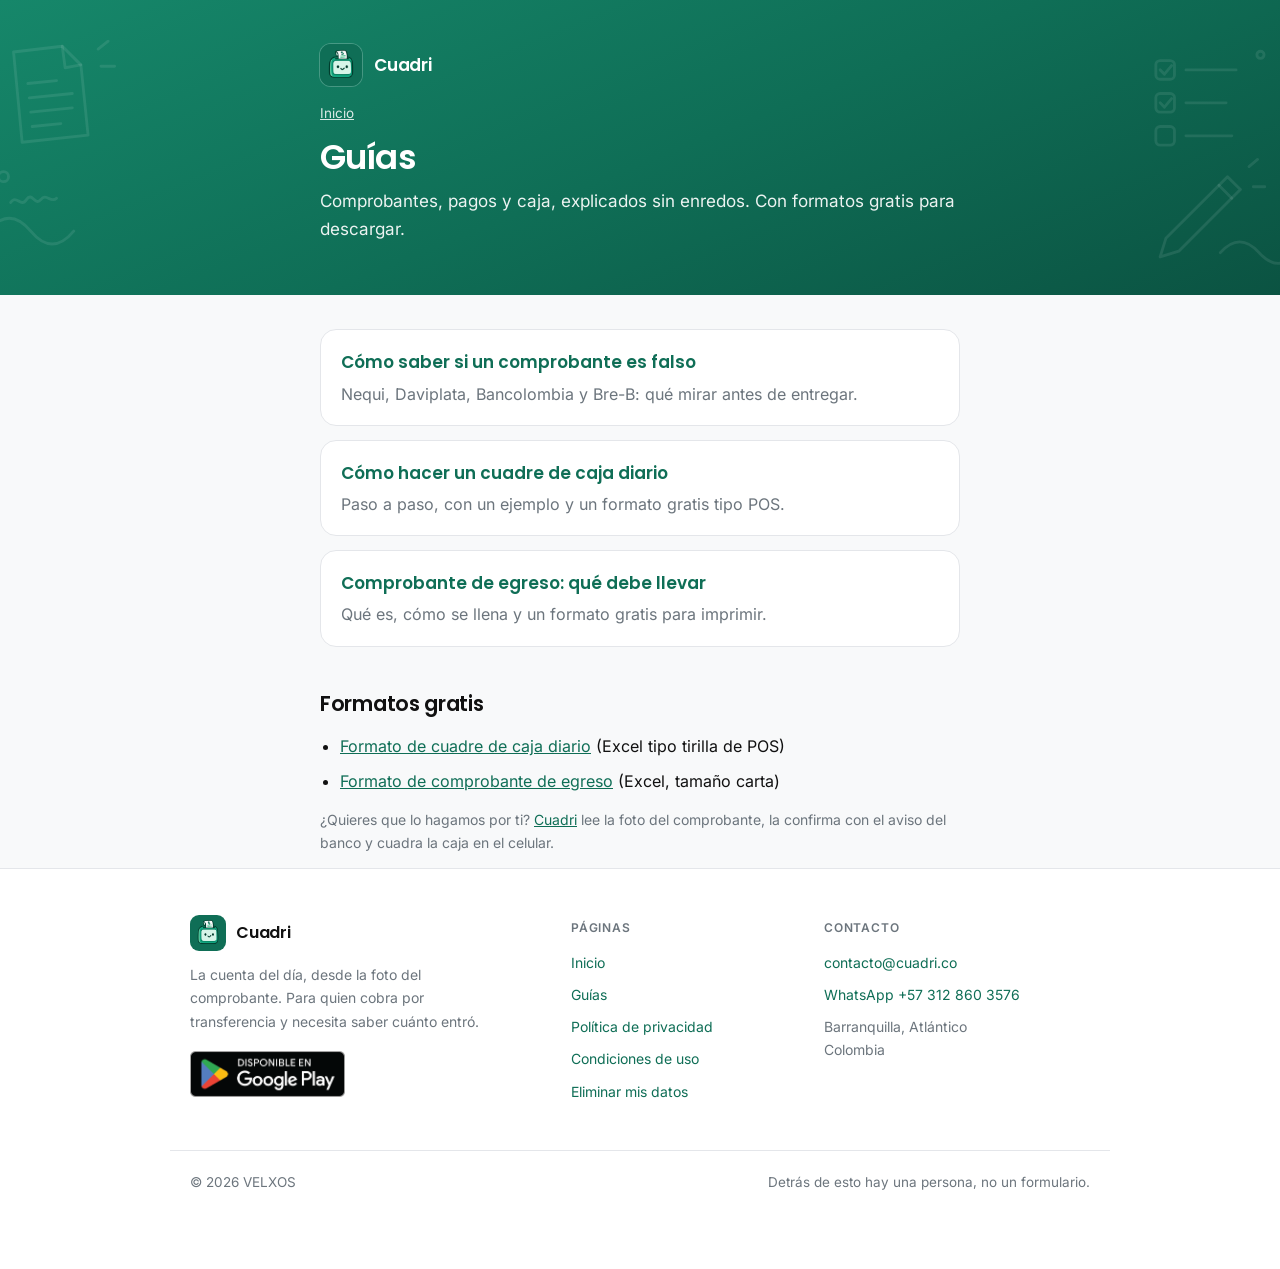
<file: guias/index.html>
<!doctype html>
<html lang="es-CO">
<head>
<meta charset="utf-8">
<meta name="viewport" content="width=device-width, initial-scale=1">
<script>if(/\.html$/.test(location.pathname))history.replaceState(null,"",location.pathname.replace(/(index)?\.html$/,"")+location.search+location.hash)</script>
<title>Guías: comprobantes, pagos y cuadre de caja | Cuadri</title>
<meta name="description" content="Guías sin enredos para negocios en Colombia: cómo saber si un comprobante es falso, cómo cuadrar la caja y cómo llenar un comprobante de egreso. Con formatos gratis.">
<link rel="canonical" href="https://cuadri.co/guias/">
<meta name="theme-color" content="#0F6E56">
<meta property="og:type" content="website">
<meta property="og:site_name" content="Cuadri">
<meta property="og:locale" content="es_CO">
<meta property="og:title" content="Guías de Cuadri">
<meta property="og:description" content="Guías sin enredos para negocios en Colombia: cómo saber si un comprobante es falso, cómo cuadrar la caja y cómo llenar un comprobante de egreso. Con formatos gratis.">
<meta property="og:url" content="https://cuadri.co/guias/">
<meta property="og:image" content="https://cuadri.co/img/compartir.jpg">
<meta property="og:image:secure_url" content="https://cuadri.co/img/compartir.jpg">
<meta property="og:image:type" content="image/jpeg">
<meta property="og:image:width" content="1200">
<meta property="og:image:height" content="630">
<meta property="og:image:alt" content="Cuadri, el personaje de la app, junto a: verifica comprobantes con el aviso del banco y cuadra la caja">
<meta name="twitter:card" content="summary_large_image">
<link rel="icon" href="/favicon.ico?v=2" sizes="any">
<link rel="icon" href="/favicon.png?v=2" type="image/png" sizes="192x192">
<link rel="apple-touch-icon" href="/apple-touch-icon.png">
<link rel="stylesheet" href="/estilo.css?v=20261120g">
<style>
  header a.marca { color: inherit; text-decoration: none; }
  .migas { font-size: 13.5px; opacity: .85; margin: -6px 0 14px; }
  .migas a { color: #fff; }
  header .sub { font-size: 17px; opacity: .92; margin: 0 0 12px; max-width: 640px; }
  .descarga { display: flex; flex-wrap: wrap; gap: 14px 18px; align-items: center;
    justify-content: space-between; }
  .descarga p { margin: 0 0 6px; }
  .descarga .boton { margin-bottom: 14px; }
  .cuadri { border-color: var(--marca); }
  .relacionadas { padding-left: 20px; }
  td.n, th.n { text-align: right; font-variant-numeric: tabular-nums; white-space: nowrap; }
  ol.pasos-texto li { margin-bottom: 10px; }
  .fuentes { font-size: 14px; }
  .fuentes li { margin-bottom: 6px; }
  .tarjetas-guias { list-style: none; padding: 0; display: grid; gap: 14px; }
  .tarjetas-guias li { margin: 0; }
  .tarjetas-guias a { display: block; background: var(--superficie); border: 1px solid var(--borde);
    border-radius: var(--radio); padding: 18px 20px; text-decoration: none; color: inherit; }
  .tarjetas-guias a:hover { border-color: var(--marca); }
  .tarjetas-guias b { display: block; font-family: 'Poppins', sans-serif; font-size: 17px;
    color: var(--marca); margin-bottom: 4px; }
</style>
<script type="application/ld+json">
{
 "@context": "https://schema.org",
 "@graph": [
  {
   "@type": "Organization",
   "@id": "https://cuadri.co/#organizacion",
   "name": "Cuadri",
   "url": "https://cuadri.co/",
   "logo": "https://cuadri.co/icono.png"
  },
  {
   "@type": "CollectionPage",
   "@id": "https://cuadri.co/guias/",
   "url": "https://cuadri.co/guias/",
   "name": "Guías de Cuadri",
   "inLanguage": "es-CO",
   "description": "Guías sobre comprobantes de pago, verificación de transferencias y cuadre de caja.",
   "publisher": {
    "@id": "https://cuadri.co/#organizacion"
   },
   "mainEntity": {
    "@type": "ItemList",
    "itemListElement": [
     {
      "@type": "ListItem",
      "position": 1,
      "url": "https://cuadri.co/guias/comprobante-falso",
      "name": "Cómo saber si un comprobante es falso"
     },
     {
      "@type": "ListItem",
      "position": 2,
      "url": "https://cuadri.co/guias/cuadre-de-caja",
      "name": "Cómo hacer un cuadre de caja diario"
     },
     {
      "@type": "ListItem",
      "position": 3,
      "url": "https://cuadri.co/guias/comprobante-de-egreso",
      "name": "Comprobante de egreso: qué debe llevar"
     }
    ]
   }
  },
  {
   "@type": "BreadcrumbList",
   "itemListElement": [
    {
     "@type": "ListItem",
     "position": 1,
     "name": "Inicio",
     "item": "https://cuadri.co/"
    },
    {
     "@type": "ListItem",
     "position": 2,
     "name": "Guías",
     "item": "https://cuadri.co/guias/"
    }
   ]
  }
 ]
}
</script>
</head>
<body>

<header class="condiciones">
  <div class="caja">
    <a class="marca" href="/">
      <img src="/icono.png" alt="">
      <span>Cuadri</span>
    </a>
    <p class="migas"><a href="/">Inicio</a></p>
    <h1>Guías</h1>
    <p class="sub">Comprobantes, pagos y caja, explicados sin enredos. Con formatos
    gratis para descargar.</p>
  </div>
</header>

<main class="caja">
  <ul class="tarjetas-guias">
    <li><a href="/guias/comprobante-falso"><b>Cómo saber si un comprobante es falso</b><span class="suave">Nequi, Daviplata, Bancolombia y Bre-B: qué mirar antes de entregar.</span></a></li>
    <li><a href="/guias/cuadre-de-caja"><b>Cómo hacer un cuadre de caja diario</b><span class="suave">Paso a paso, con un ejemplo y un formato gratis tipo POS.</span></a></li>
    <li><a href="/guias/comprobante-de-egreso"><b>Comprobante de egreso: qué debe llevar</b><span class="suave">Qué es, cómo se llena y un formato gratis para imprimir.</span></a></li>
  </ul>

  <h2 id="formatos">Formatos gratis</h2>
  <ul>
    <li><a href="/descargas/formato-cuadre-de-caja-diario.xlsx" download>Formato de cuadre de caja diario</a>
    (Excel tipo tirilla de POS)</li>
    <li><a href="/descargas/formato-comprobante-de-egreso.xlsx" download>Formato de comprobante de egreso</a>
    (Excel, tamaño carta)</li>
  </ul>
  <p class="dato">¿Quieres que lo hagamos por ti? <a href="/">Cuadri</a> lee la foto
  del comprobante, la confirma con el aviso del banco y cuadra la caja en el
  celular.</p>
</main>

<a class="arriba" href="#" aria-label="Volver arriba">↑</a>

<footer>
  <div class="caja pie">
    <div class="pie-marca">
      <div class="marca">
        <img src="/icono.png" alt="">
        <span>Cuadri</span>
      </div>
      <p>La cuenta del día, desde la foto del comprobante. Para quien cobra por
      transferencia y necesita saber cuánto entró.</p>
      <a class="insignia-play" href="https://play.google.com/store/apps/details?id=com.velxos.recuadrao"><img src="/img/google-play.webp" alt="Disponible en Google Play" width="189" height="56"></a>
    </div>

    <nav class="pie-col" aria-label="Páginas">
      <p class="rotulo">Páginas</p>
      <ul>
        <li><a href="/">Inicio</a></li>
        <li><a href="/guias/">Guías</a></li>
        <li><a href="/privacidad">Política de privacidad</a></li>
        <li><a href="/condiciones">Condiciones de uso</a></li>
        <li><a href="/eliminar-datos">Eliminar mis datos</a></li>
      </ul>
    </nav>

    <div class="pie-col">
      <p class="rotulo">Contacto</p>
      <ul>
        <li><a href="mailto:contacto@cuadri.co">contacto@cuadri.co</a></li>
        <li><a href="https://wa.me/573128603576">WhatsApp +57 312 860 3576</a></li>
        <li>Barranquilla, Atlántico<br>Colombia</li>
      </ul>
    </div>
  </div>

  <div class="caja pie-abajo">
    <p>© 2026 VELXOS</p>
    <p>Detrás de esto hay una persona, no un formulario.</p>
  </div>
</footer>

<script>
  (function () {
    var arriba = document.querySelector('.arriba');
    if (!arriba) return;
    function mirar() { arriba.classList.toggle('verse', scrollY > 600); }
    addEventListener('scroll', mirar, { passive: true });
    mirar();
    arriba.addEventListener('click', function (e) {
      e.preventDefault();
      scrollTo({ top: 0, behavior: 'smooth' });
    });
  })();
</script>

</body>
</html>
</file>
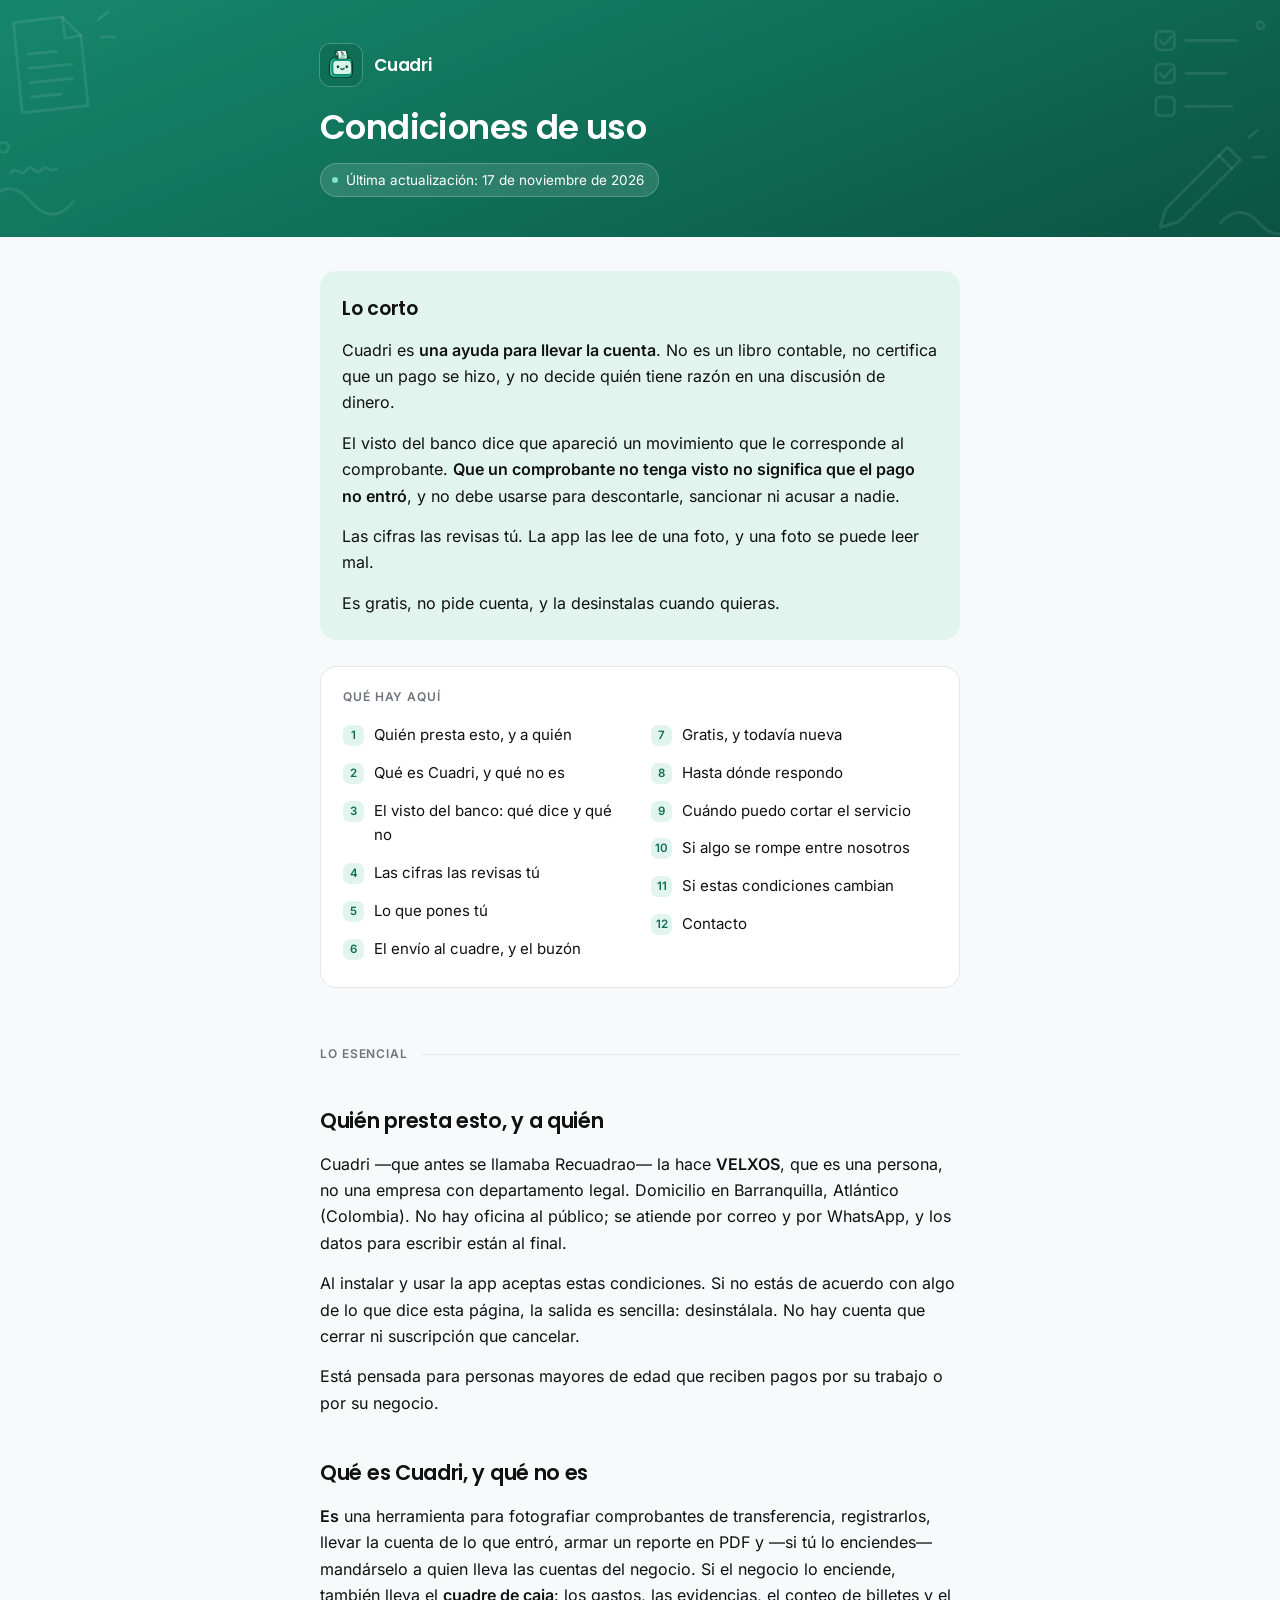
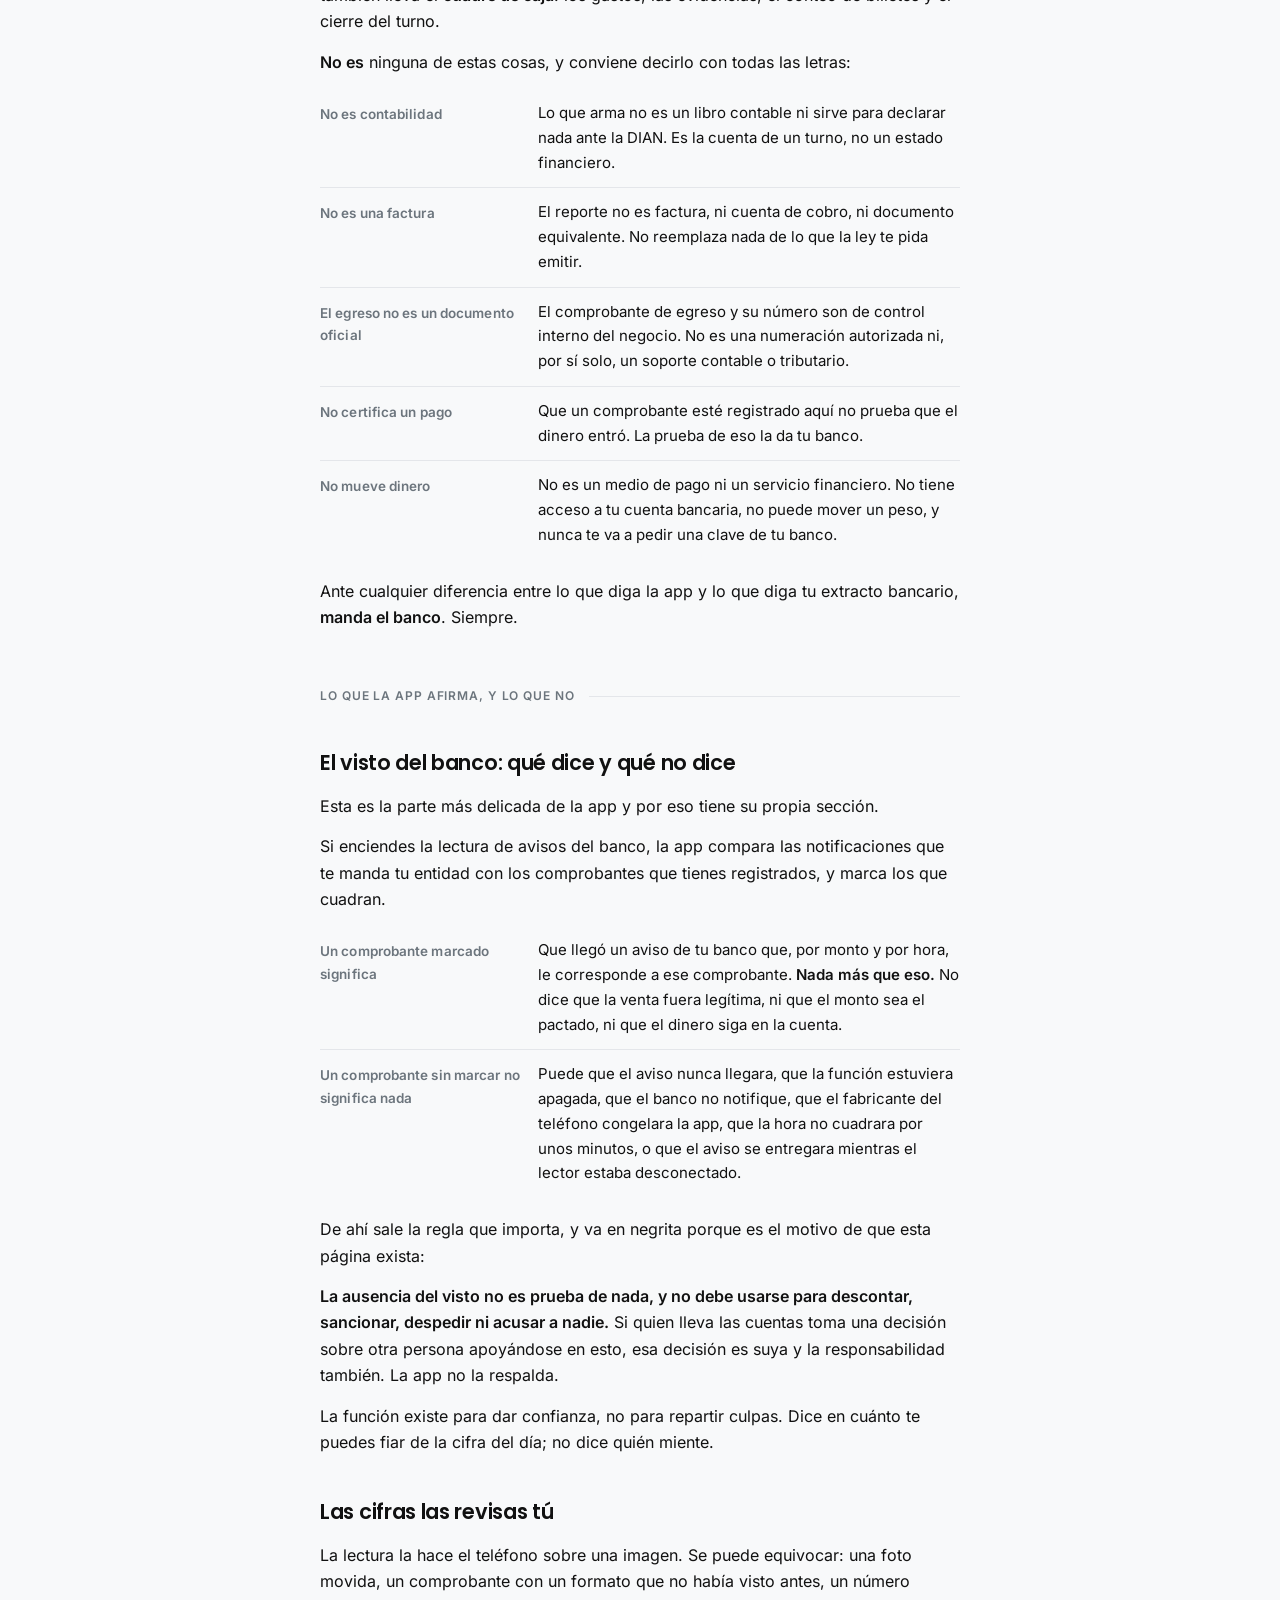
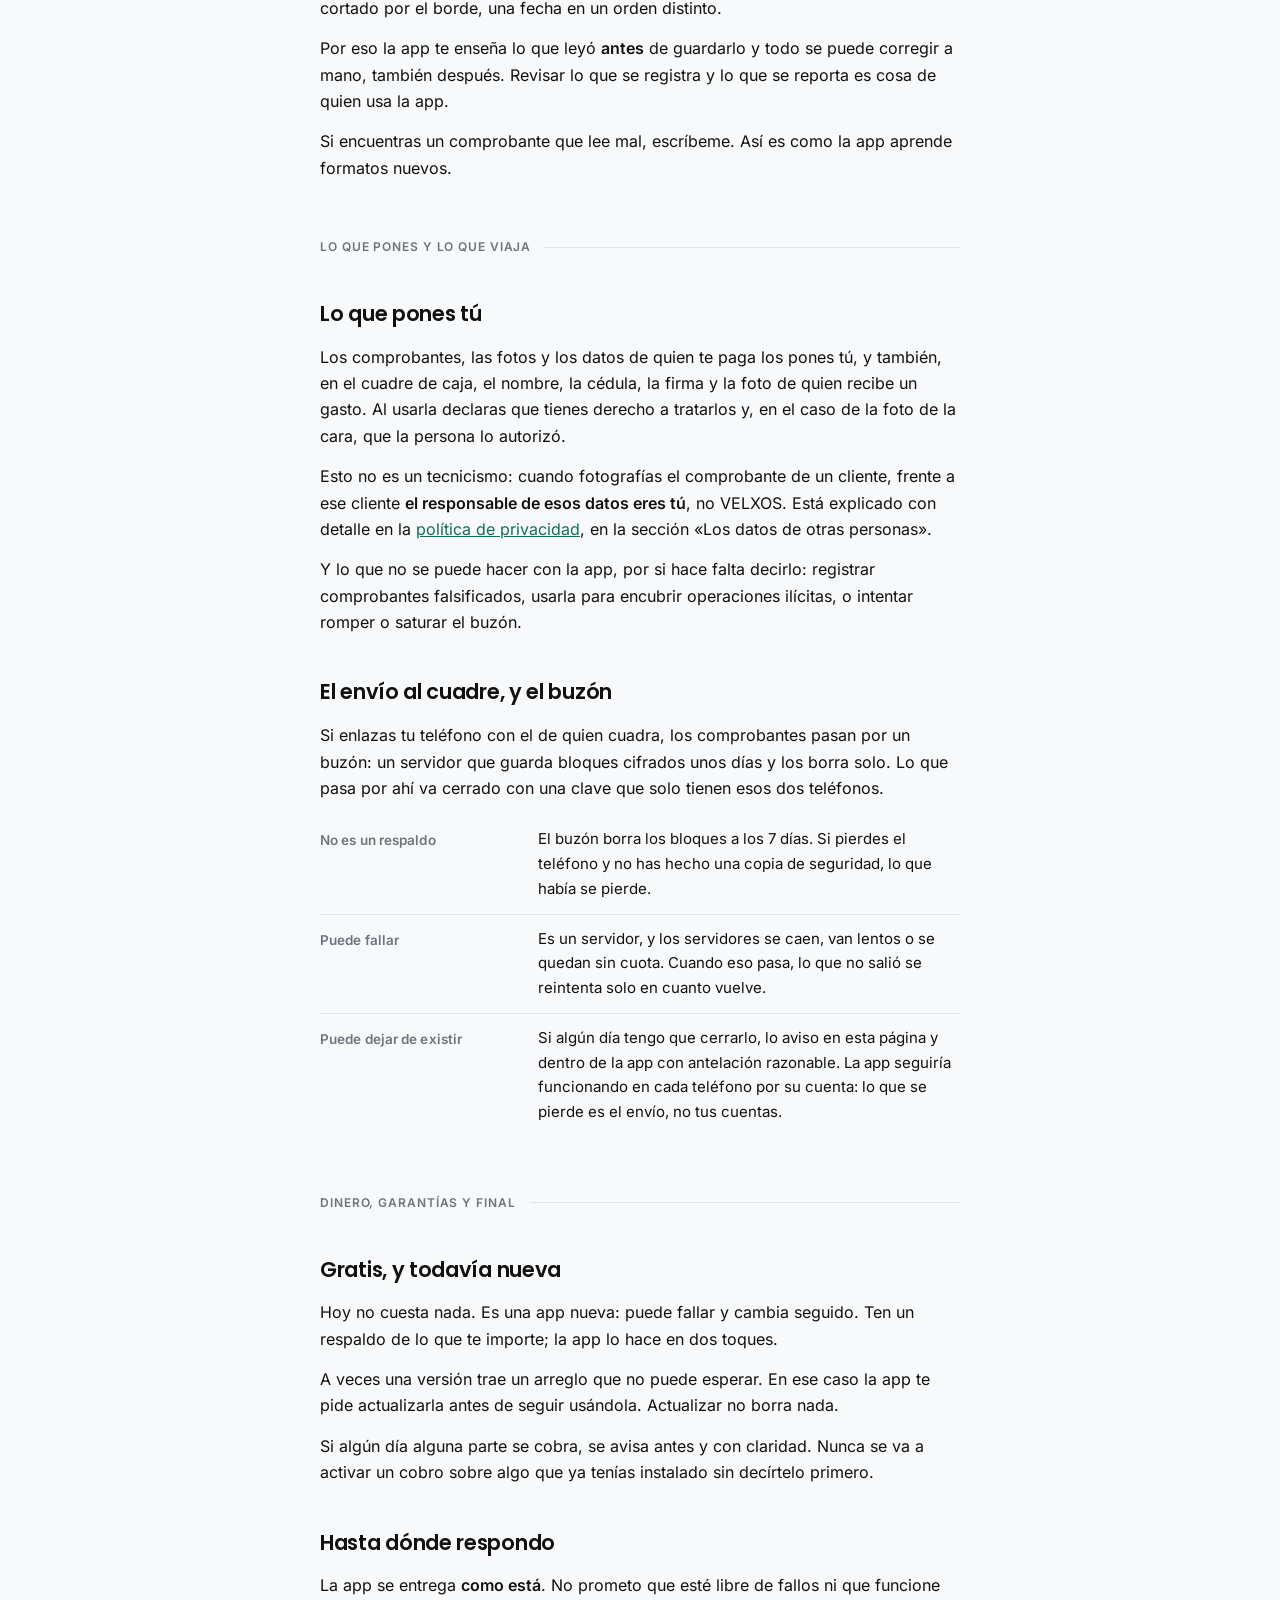
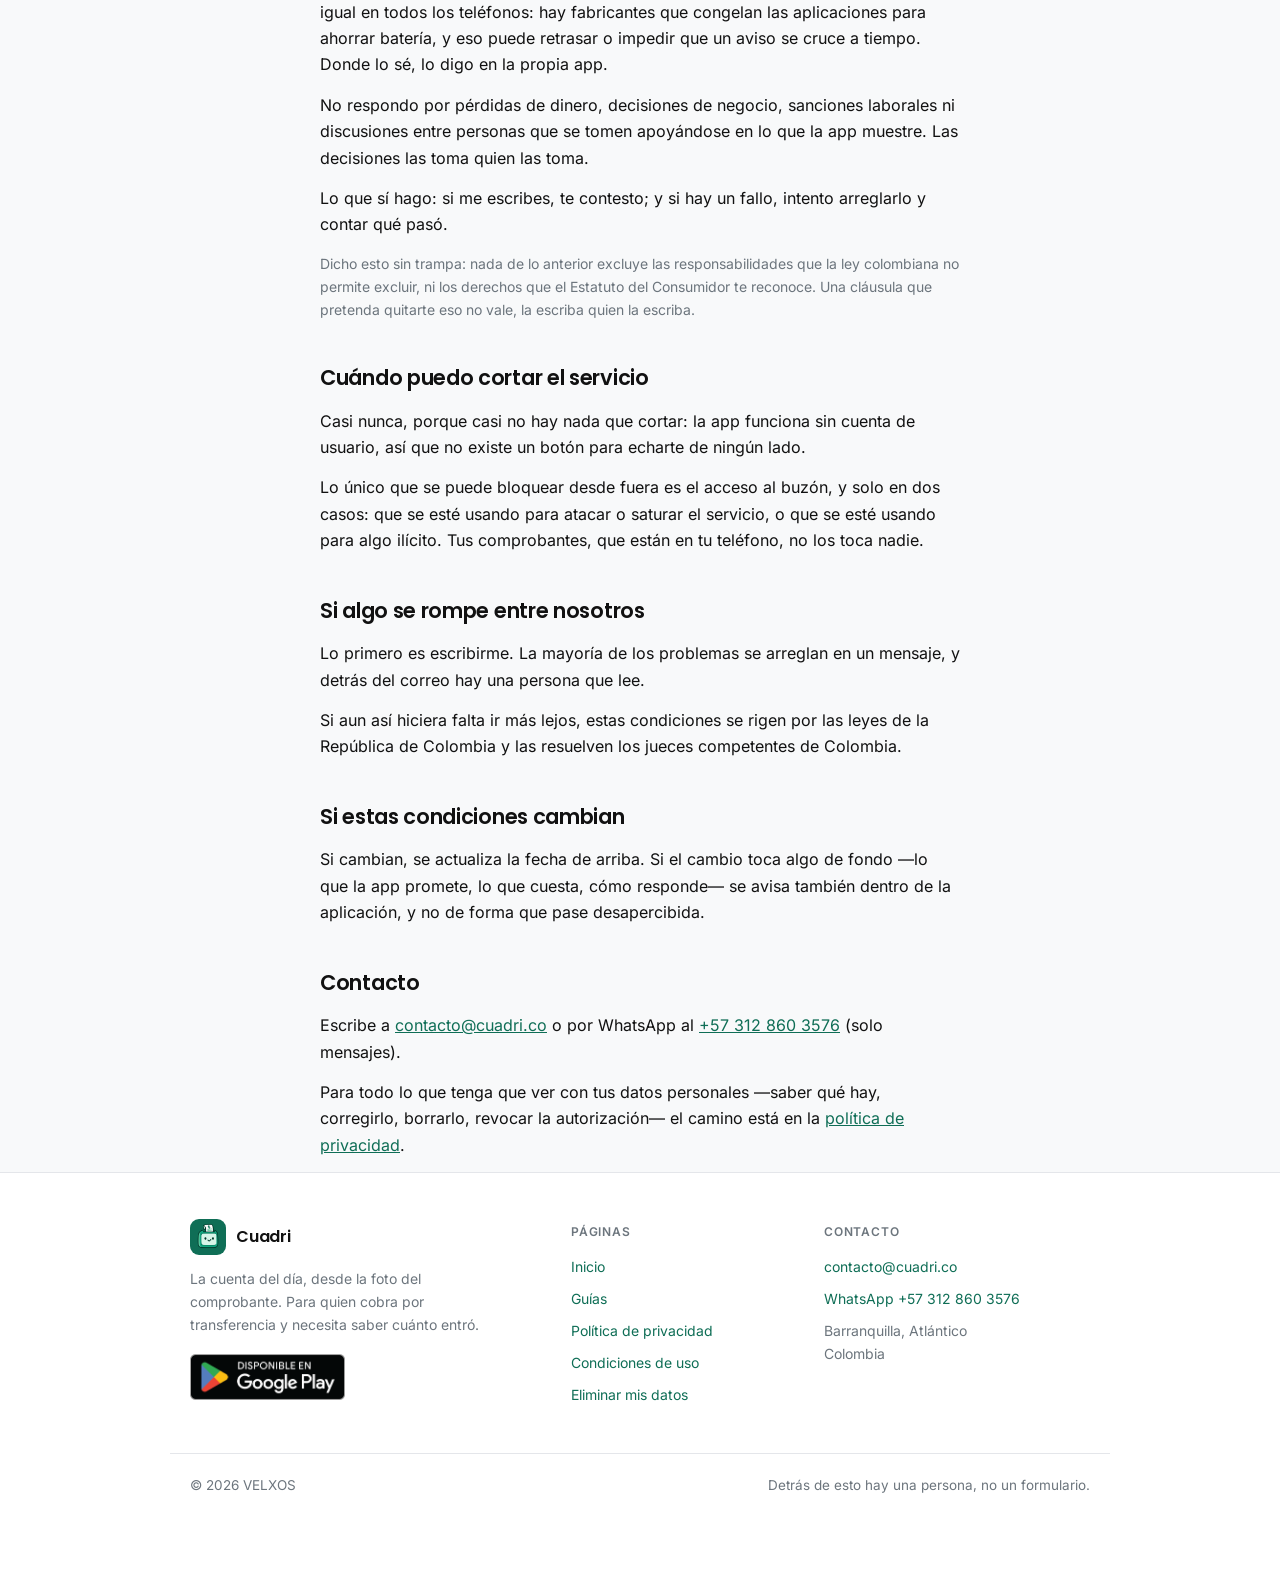
<file: condiciones.html>
<!doctype html>
<html lang="es-CO">
<head>
<meta charset="utf-8">
<meta name="viewport" content="width=device-width, initial-scale=1">
<script>if(/\.html$/.test(location.pathname))history.replaceState(null,"",location.pathname.replace(/(index)?\.html$/,"")+location.search+location.hash)</script>
<title>Condiciones de uso — Cuadri</title>
<meta name="description" content="Qué es Cuadri y qué no es, qué significa el visto del banco, y hasta dónde responde quien la hace.">
<link rel="canonical" href="https://cuadri.co/condiciones">
<meta name="theme-color" content="#0F6E56">
<meta property="og:type" content="website">
<meta property="og:site_name" content="Cuadri">
<meta property="og:locale" content="es_CO">
<meta property="og:title" content="Condiciones de uso — Cuadri">
<meta property="og:description" content="Qué es Cuadri y qué no es, qué significa el visto del banco, y hasta dónde responde quien la hace.">
<meta property="og:url" content="https://cuadri.co/condiciones">
<meta property="og:image" content="https://cuadri.co/img/compartir.jpg">
<meta property="og:image:secure_url" content="https://cuadri.co/img/compartir.jpg">
<meta property="og:image:type" content="image/jpeg">
<meta property="og:image:width" content="1200">
<meta property="og:image:height" content="630">
<meta property="og:image:alt" content="Cuadri, el personaje de la app, junto a: verifica comprobantes con el aviso del banco y cuadra la caja">
<meta name="twitter:card" content="summary_large_image">
<link rel="icon" href="/favicon.ico?v=2" sizes="any">
<link rel="icon" href="/favicon.png?v=2" type="image/png" sizes="192x192">
<link rel="apple-touch-icon" href="/apple-touch-icon.png">
<link rel="stylesheet" href="estilo.css?v=20261120g">
</head>
<body>

<header class="condiciones">
  <div class="caja">
    <div class="marca">
      <img src="icono.png" alt="">
      <span>Cuadri</span>
    </div>
    <h1>Condiciones de uso</h1>
    <p class="sello">Última actualización: 17 de noviembre de 2026</p>
  </div>
</header>

<main class="caja">

  <div class="resumen">
    <h2 id="lo-corto">Lo corto</h2>
    <p>Cuadri es <strong>una ayuda para llevar la cuenta</strong>. No es un
    libro contable, no certifica que un pago se hizo, y no decide quién tiene
    razón en una discusión de dinero.</p>
    <p>El visto del banco dice que apareció un movimiento que le corresponde al
    comprobante. <strong>Que un comprobante no tenga visto no significa que el
    pago no entró</strong>, y no debe usarse para descontarle, sancionar ni
    acusar a nadie.</p>
    <p>Las cifras las revisas tú. La app las lee de una foto, y una foto se
    puede leer mal.</p>
    <p>Es gratis, no pide cuenta, y la desinstalas cuando quieras.</p>
  </div>

  <nav class="indice" aria-label="Contenido">
    <p class="rotulo">Qué hay aquí</p>
    <ol>
      <li><a href="#quien-presta-esto-y-a-quien">Quién presta esto, y a quién</a></li>
      <li><a href="#que-es-recuadrao-y-que-no-es">Qué es Cuadri, y qué no es</a></li>
      <li><a href="#el-visto-del-banco-que-dice-y-que-no-dice">El visto del banco: qué dice y qué no</a></li>
      <li><a href="#las-cifras-las-revisas-tu">Las cifras las revisas tú</a></li>
      <li><a href="#lo-que-pones-tu">Lo que pones tú</a></li>
      <li><a href="#el-envio-al-cuadre-y-el-buzon">El envío al cuadre, y el buzón</a></li>
      <li><a href="#gratis-y-todavia-en-prueba">Gratis, y todavía nueva</a></li>
      <li><a href="#hasta-donde-respondo">Hasta dónde respondo</a></li>
      <li><a href="#cuando-puedo-cortar-el-servicio">Cuándo puedo cortar el servicio</a></li>
      <li><a href="#si-algo-se-rompe-entre-nosotros">Si algo se rompe entre nosotros</a></li>
      <li><a href="#si-estas-condiciones-cambian">Si estas condiciones cambian</a></li>
      <li><a href="#contacto">Contacto</a></li>
    </ol>
  </nav>

  <p class="grupo">Lo esencial</p>

  <h2 id="quien-presta-esto-y-a-quien">Quién presta esto, y a quién</h2>
  <p>Cuadri —que antes se llamaba Recuadrao— la hace <strong>VELXOS</strong>, que es una persona, no una
  empresa con departamento legal. Domicilio en Barranquilla, Atlántico
  (Colombia). No hay oficina al público; se atiende por correo y por WhatsApp,
  y los datos para escribir están al final.</p>
  <p>Al instalar y usar la app aceptas estas condiciones. Si no estás de
  acuerdo con algo de lo que dice esta página, la salida es sencilla:
  desinstálala. No hay cuenta que cerrar ni suscripción que cancelar.</p>
  <p>Está pensada para personas mayores de edad que reciben pagos por su
  trabajo o por su negocio.</p>

  <h2 id="que-es-recuadrao-y-que-no-es">Qué es Cuadri, y qué no es</h2>
  <p><strong>Es</strong> una herramienta para fotografiar comprobantes de
  transferencia, registrarlos, llevar la cuenta de lo que entró, armar un
  reporte en PDF y —si tú lo enciendes— mandárselo a quien lleva las cuentas
  del negocio. Si el negocio lo enciende, también lleva el <strong>cuadre de
  caja</strong>: los gastos, las evidencias, el conteo de billetes y el cierre
  del turno.</p>
  <p><strong>No es</strong> ninguna de estas cosas, y conviene decirlo con
  todas las letras:</p>
  <table>
    <tr>
      <th>No es contabilidad</th>
      <td>Lo que arma no es un libro contable ni sirve para declarar nada ante
      la DIAN. Es la cuenta de un turno, no un estado financiero.</td>
    </tr>
    <tr>
      <th>No es una factura</th>
      <td>El reporte no es factura, ni cuenta de cobro, ni documento
      equivalente. No reemplaza nada de lo que la ley te pida emitir.</td>
    </tr>
    <tr>
      <th>El egreso no es un documento oficial</th>
      <td>El comprobante de egreso y su número son de control interno del
      negocio. No es una numeración autorizada ni, por sí solo, un soporte
      contable o tributario.</td>
    </tr>
    <tr>
      <th>No certifica un pago</th>
      <td>Que un comprobante esté registrado aquí no prueba que el dinero
      entró. La prueba de eso la da tu banco.</td>
    </tr>
    <tr>
      <th>No mueve dinero</th>
      <td>No es un medio de pago ni un servicio financiero. No tiene acceso a
      tu cuenta bancaria, no puede mover un peso, y nunca te va a pedir una
      clave de tu banco.</td>
    </tr>
  </table>
  <p>Ante cualquier diferencia entre lo que diga la app y lo que diga tu
  extracto bancario, <strong>manda el banco</strong>. Siempre.</p>

  <p class="grupo">Lo que la app afirma, y lo que no</p>

  <h2 id="el-visto-del-banco-que-dice-y-que-no-dice">El visto del banco: qué dice y qué no dice</h2>
  <p>Esta es la parte más delicada de la app y por eso tiene su propia
  sección.</p>
  <p>Si enciendes la lectura de avisos del banco, la app compara las
  notificaciones que te manda tu entidad con los comprobantes que tienes
  registrados, y marca los que cuadran.</p>
  <table>
    <tr>
      <th>Un comprobante marcado significa</th>
      <td>Que llegó un aviso de tu banco que, por monto y por hora, le
      corresponde a ese comprobante. <strong>Nada más que eso.</strong> No
      dice que la venta fuera legítima, ni que el monto sea el pactado, ni que
      el dinero siga en la cuenta.</td>
    </tr>
    <tr>
      <th>Un comprobante sin marcar no significa nada</th>
      <td>Puede que el aviso nunca llegara, que la función estuviera apagada,
      que el banco no notifique, que el fabricante del teléfono congelara la
      app, que la hora no cuadrara por unos minutos, o que el aviso se
      entregara mientras el lector estaba desconectado.</td>
    </tr>
  </table>
  <p>De ahí sale la regla que importa, y va en negrita porque es el motivo de
  que esta página exista:</p>
  <p><strong>La ausencia del visto no es prueba de nada, y no debe usarse para
  descontar, sancionar, despedir ni acusar a nadie.</strong> Si quien lleva las
  cuentas toma una decisión sobre otra persona apoyándose en esto, esa decisión
  es suya y la responsabilidad también. La app no la respalda.</p>
  <p>La función existe para dar confianza, no para repartir culpas. Dice en
  cuánto te puedes fiar de la cifra del día; no dice quién miente.</p>

  <h2 id="las-cifras-las-revisas-tu">Las cifras las revisas tú</h2>
  <p>La lectura la hace el teléfono sobre una imagen. Se puede equivocar: una
  foto movida, un comprobante con un formato que no había visto antes, un
  número cortado por el borde, una fecha en un orden distinto.</p>
  <p>Por eso la app te enseña lo que leyó <strong>antes</strong> de guardarlo y
  todo se puede corregir a mano, también después. Revisar lo que se registra y
  lo que se reporta es cosa de quien usa la app.</p>
  <p>Si encuentras un comprobante que lee mal, escríbeme. Así es como la app
  aprende formatos nuevos.</p>

  <p class="grupo">Lo que pones y lo que viaja</p>

  <h2 id="lo-que-pones-tu">Lo que pones tú</h2>
  <p>Los comprobantes, las fotos y los datos de quien te paga los pones tú, y
  también, en el cuadre de caja, el nombre, la cédula, la firma y la foto de
  quien recibe un gasto. Al usarla declaras que tienes derecho a tratarlos y,
  en el caso de la foto de la cara, que la persona lo autorizó.</p>
  <p>Esto no es un tecnicismo: cuando fotografías el comprobante de un cliente,
  frente a ese cliente <strong>el responsable de esos datos eres tú</strong>,
  no VELXOS. Está explicado con detalle en la
  <a href="/privacidad">política de privacidad</a>, en la sección «Los
  datos de otras personas».</p>
  <p>Y lo que no se puede hacer con la app, por si hace falta decirlo:
  registrar comprobantes falsificados, usarla para encubrir operaciones
  ilícitas, o intentar romper o saturar el buzón.</p>

  <h2 id="el-envio-al-cuadre-y-el-buzon">El envío al cuadre, y el buzón</h2>
  <p>Si enlazas tu teléfono con el de quien cuadra, los comprobantes pasan por
  un buzón: un servidor que guarda bloques cifrados unos días y los borra
  solo. Lo que pasa por ahí va cerrado con una clave que solo tienen esos dos
  teléfonos.</p>
  <table>
    <tr>
      <th>No es un respaldo</th>
      <td>El buzón borra los bloques a los 7 días. Si pierdes el teléfono y no
      has hecho una copia de seguridad, lo que había se pierde.</td>
    </tr>
    <tr>
      <th>Puede fallar</th>
      <td>Es un servidor, y los servidores se caen, van lentos o se quedan sin
      cuota. Cuando eso pasa, lo que no salió se reintenta solo en cuanto
      vuelve.</td>
    </tr>
    <tr>
      <th>Puede dejar de existir</th>
      <td>Si algún día tengo que cerrarlo, lo aviso en esta página y dentro de
      la app con antelación razonable. La app seguiría funcionando en cada
      teléfono por su cuenta: lo que se pierde es el envío, no tus cuentas.</td>
    </tr>
  </table>

  <p class="grupo">Dinero, garantías y final</p>

  <h2 id="gratis-y-todavia-en-prueba">Gratis, y todavía nueva</h2>
  <p>Hoy no cuesta nada. Es una app nueva: puede fallar y cambia seguido. Ten
  un respaldo de lo que te importe; la app lo hace en dos toques.</p>
  <p>A veces una versión trae un arreglo que no puede esperar. En ese caso la
  app te pide actualizarla antes de seguir usándola. Actualizar no borra
  nada.</p>
  <p>Si algún día alguna parte se cobra, se avisa antes y con claridad. Nunca
  se va a activar un cobro sobre algo que ya tenías instalado sin decírtelo
  primero.</p>

  <h2 id="hasta-donde-respondo">Hasta dónde respondo</h2>
  <p>La app se entrega <strong>como está</strong>. No prometo que esté libre de
  fallos ni que funcione igual en todos los teléfonos: hay fabricantes que
  congelan las aplicaciones para ahorrar batería, y eso puede retrasar o
  impedir que un aviso se cruce a tiempo. Donde lo sé, lo digo en la propia
  app.</p>
  <p>No respondo por pérdidas de dinero, decisiones de negocio, sanciones
  laborales ni discusiones entre personas que se tomen apoyándose en lo que la
  app muestre. Las decisiones las toma quien las toma.</p>
  <p>Lo que sí hago: si me escribes, te contesto; y si hay un fallo, intento
  arreglarlo y contar qué pasó.</p>
  <p class="dato">Dicho esto sin trampa: nada de lo anterior excluye las
  responsabilidades que la ley colombiana no permite excluir, ni los derechos
  que el Estatuto del Consumidor te reconoce. Una cláusula que pretenda
  quitarte eso no vale, la escriba quien la escriba.</p>

  <h2 id="cuando-puedo-cortar-el-servicio">Cuándo puedo cortar el servicio</h2>
  <p>Casi nunca, porque casi no hay nada que cortar: la app funciona sin cuenta
  de usuario, así que no existe un botón para echarte de ningún lado.</p>
  <p>Lo único que se puede bloquear desde fuera es el acceso al buzón, y solo
  en dos casos: que se esté usando para atacar o saturar el servicio, o que se
  esté usando para algo ilícito. Tus comprobantes, que están en tu teléfono, no
  los toca nadie.</p>

  <h2 id="si-algo-se-rompe-entre-nosotros">Si algo se rompe entre nosotros</h2>
  <p>Lo primero es escribirme. La mayoría de los problemas se arreglan en un
  mensaje, y detrás del correo hay una persona que lee.</p>
  <p>Si aun así hiciera falta ir más lejos, estas condiciones se rigen por las
  leyes de la República de Colombia y las resuelven los jueces competentes de
  Colombia.</p>

  <h2 id="si-estas-condiciones-cambian">Si estas condiciones cambian</h2>
  <p>Si cambian, se actualiza la fecha de arriba. Si el cambio toca algo de
  fondo —lo que la app promete, lo que cuesta, cómo responde— se avisa también
  dentro de la aplicación, y no de forma que pase desapercibida.</p>

  <h2 id="contacto">Contacto</h2>
  <p>Escribe a
  <a href="mailto:contacto@cuadri.co">contacto@cuadri.co</a> o
  por WhatsApp al <a href="https://wa.me/573128603576">+57 312 860 3576</a>
  (solo mensajes).</p>
  <p>Para todo lo que tenga que ver con tus datos personales —saber qué hay,
  corregirlo, borrarlo, revocar la autorización— el camino está en la
  <a href="/privacidad">política de privacidad</a>.</p>

</main>

<a class="arriba" href="#" aria-label="Volver arriba">↑</a>

<footer>
  <div class="caja pie">
    <div class="pie-marca">
      <div class="marca">
        <img src="icono.png" alt="">
        <span>Cuadri</span>
      </div>
      <p>La cuenta del día, desde la foto del comprobante. Para quien cobra por
      transferencia y necesita saber cuánto entró.</p>
      <a class="insignia-play" href="https://play.google.com/store/apps/details?id=com.velxos.recuadrao"><img src="/img/google-play.webp" alt="Disponible en Google Play" width="189" height="56"></a>
    </div>

    <nav class="pie-col" aria-label="Páginas">
      <p class="rotulo">Páginas</p>
      <ul>
        <li><a href="/">Inicio</a></li>
        <li><a href="/guias/">Guías</a></li>
        <li><a href="/privacidad">Política de privacidad</a></li>
        <li><a href="/condiciones">Condiciones de uso</a></li>
        <li><a href="/eliminar-datos">Eliminar mis datos</a></li>
      </ul>
    </nav>

    <div class="pie-col">
      <p class="rotulo">Contacto</p>
      <ul>
        <li><a href="mailto:contacto@cuadri.co">contacto@cuadri.co</a></li>
        <li><a href="https://wa.me/573128603576">WhatsApp +57 312 860 3576</a></li>
        <li>Barranquilla, Atlántico<br>Colombia</li>
      </ul>
    </div>
  </div>

  <div class="caja pie-abajo">
    <p>© 2026 VELXOS</p>
    <p>Detrás de esto hay una persona, no un formulario.</p>
  </div>
</footer>

<script>
  (function () {
    var arriba = document.querySelector('.arriba');
    if (!arriba) return;
    function mirar() {
      arriba.classList.toggle('verse', scrollY > 600);
    }
    addEventListener('scroll', mirar, { passive: true });
    mirar();
  })();
</script>

</body>
</html>
</file>
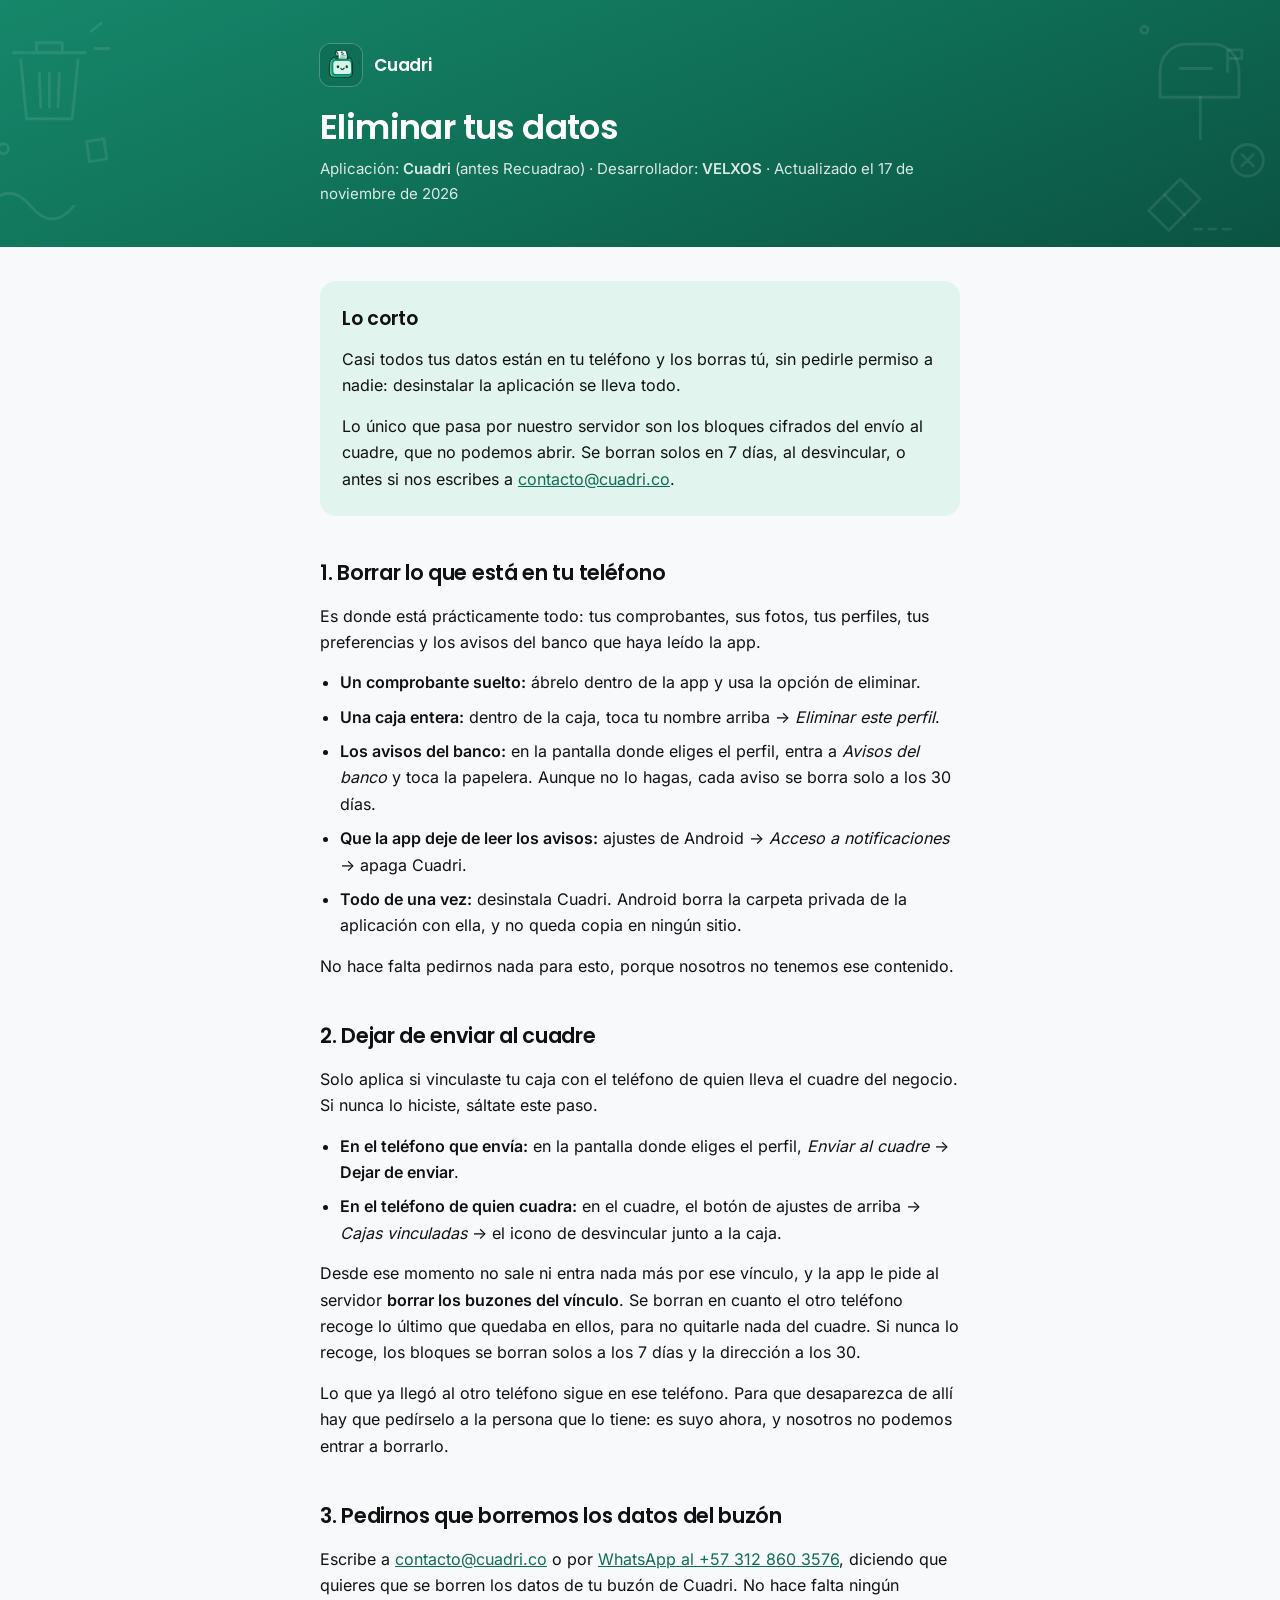
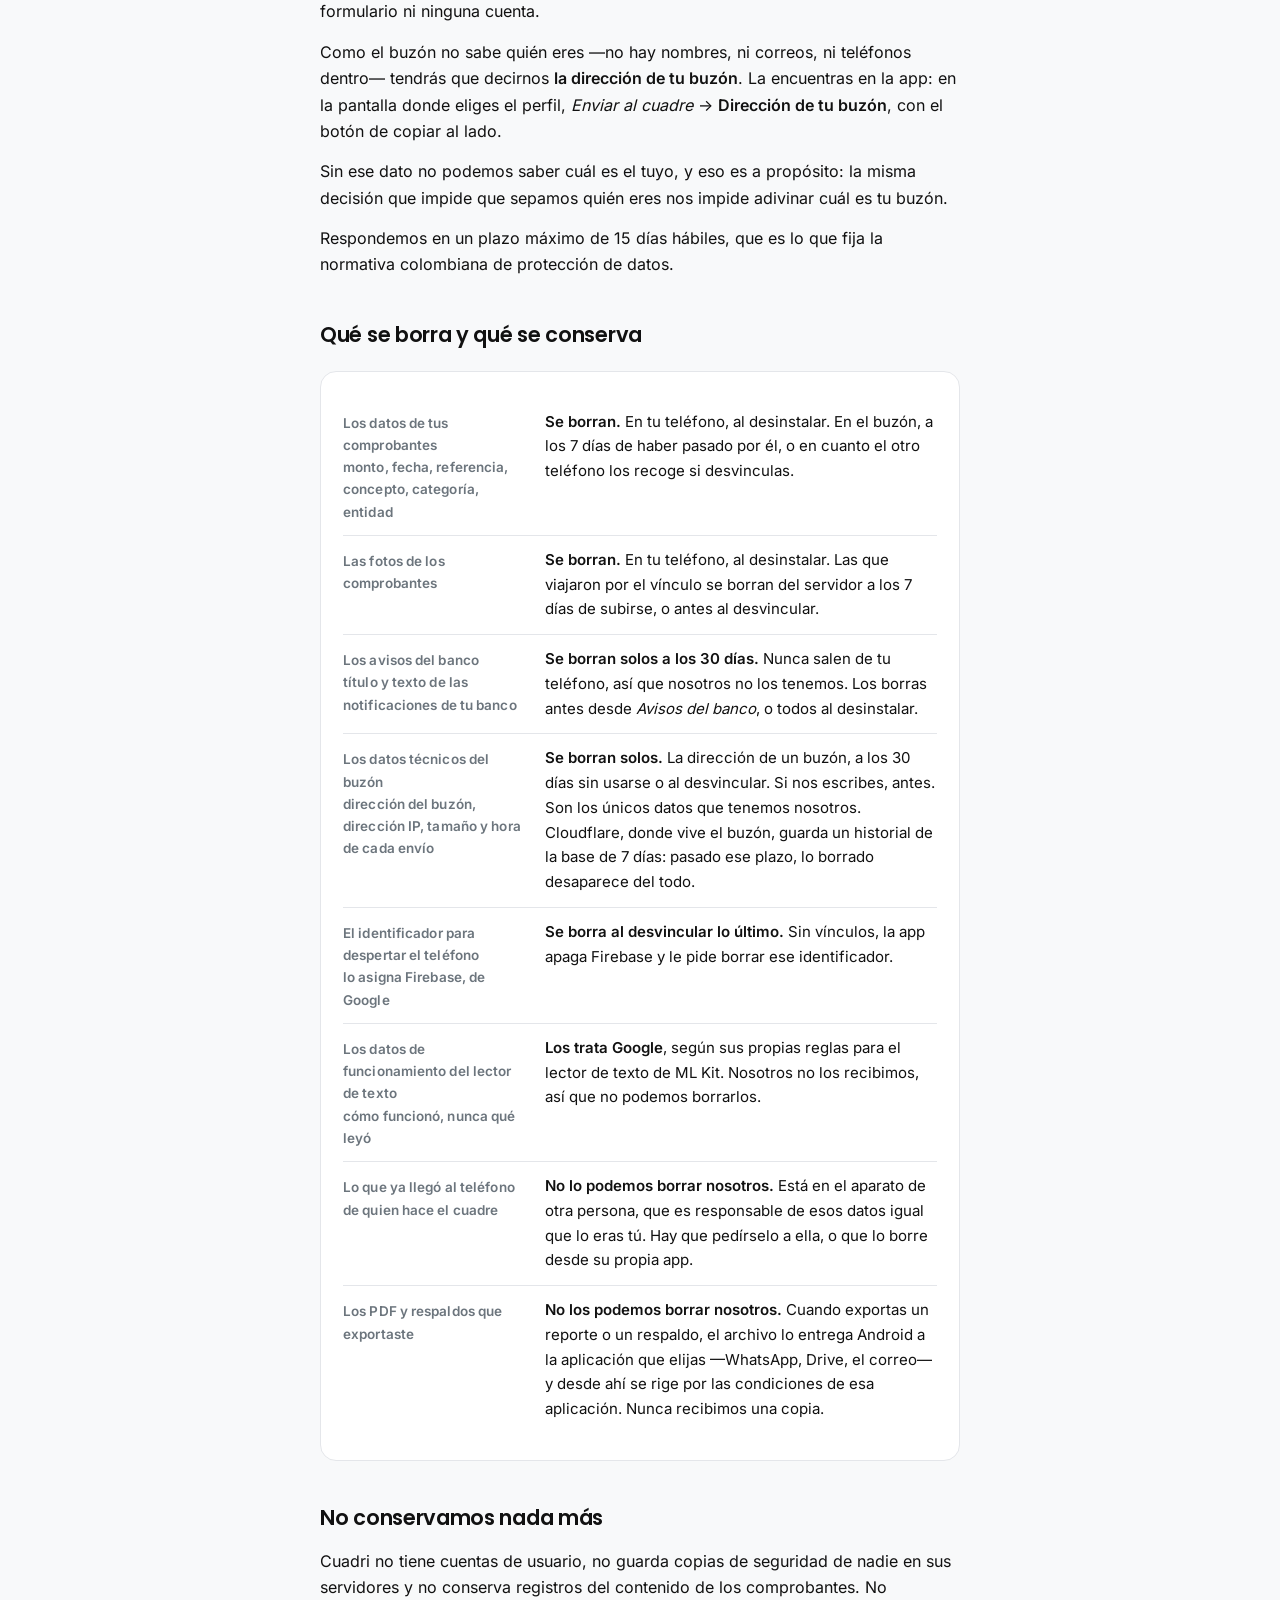
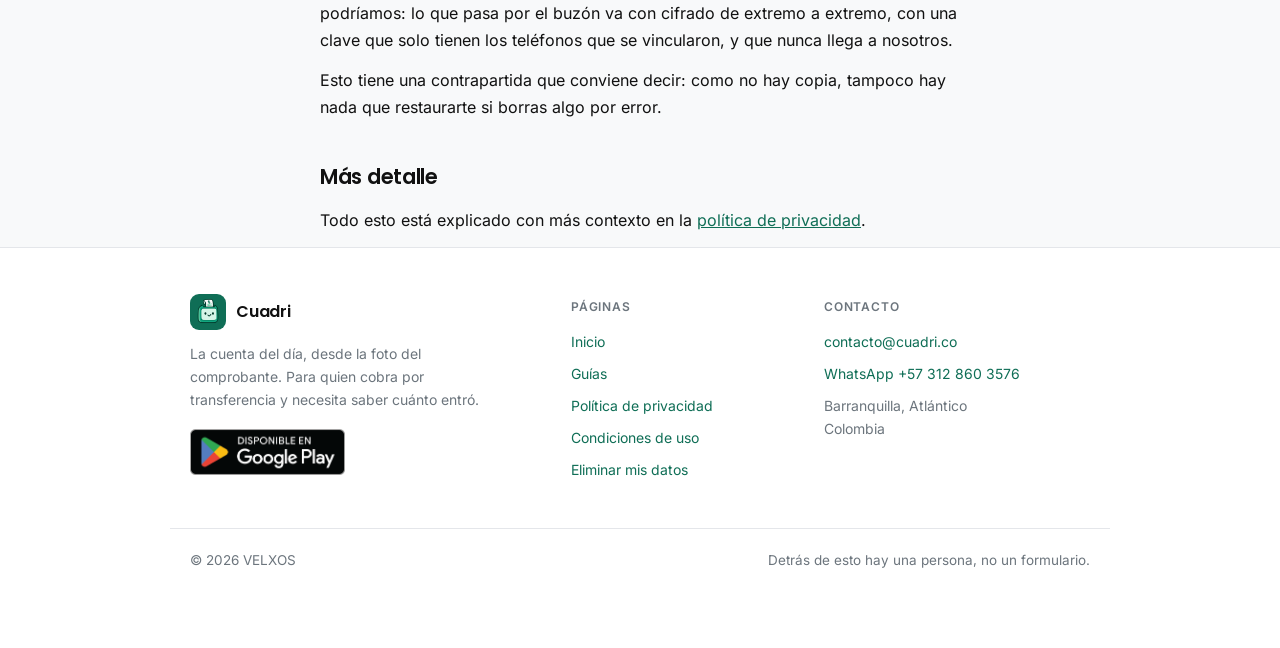
<file: eliminar-datos.html>
<!doctype html>
<html lang="es-CO">
<head>
<meta charset="utf-8">
<meta name="viewport" content="width=device-width, initial-scale=1">
<script>if(/\.html$/.test(location.pathname))history.replaceState(null,"",location.pathname.replace(/(index)?\.html$/,"")+location.search+location.hash)</script>
<title>Eliminar tus datos — Cuadri</title>
<meta name="description" content="Cómo borrar tus datos de Cuadri: casi todo está en tu teléfono y lo borras tú. Lo poco que pasa por el servidor va cifrado y se borra solo.">
<link rel="canonical" href="https://cuadri.co/eliminar-datos">
<meta name="theme-color" content="#0F6E56">
<meta property="og:type" content="website">
<meta property="og:site_name" content="Cuadri">
<meta property="og:locale" content="es_CO">
<meta property="og:title" content="Eliminar tus datos — Cuadri">
<meta property="og:description" content="Cómo borrar tus datos de Cuadri: casi todo está en tu teléfono y lo borras tú. Lo poco que pasa por el servidor va cifrado y se borra solo.">
<meta property="og:url" content="https://cuadri.co/eliminar-datos">
<meta property="og:image" content="https://cuadri.co/img/compartir.jpg">
<meta property="og:image:secure_url" content="https://cuadri.co/img/compartir.jpg">
<meta property="og:image:type" content="image/jpeg">
<meta property="og:image:width" content="1200">
<meta property="og:image:height" content="630">
<meta property="og:image:alt" content="Cuadri, el personaje de la app, junto a: verifica comprobantes con el aviso del banco y cuadra la caja">
<meta name="twitter:card" content="summary_large_image">
<link rel="icon" href="/favicon.ico?v=2" sizes="any">
<link rel="icon" href="/favicon.png?v=2" type="image/png" sizes="192x192">
<link rel="apple-touch-icon" href="/apple-touch-icon.png">
<link rel="stylesheet" href="estilo.css?v=20261120g">
</head>
<body>

<header class="eliminar">
  <div class="caja">
    <div class="marca">
      <img src="icono.png" alt="">
      <span>Cuadri</span>
    </div>
    <h1>Eliminar tus datos</h1>
    <p>Aplicación: <strong>Cuadri</strong> (antes Recuadrao) · Desarrollador:
    <strong>VELXOS</strong> · Actualizado el 17 de noviembre de 2026</p>
  </div>
</header>

<main class="caja">

  <div class="resumen">
    <h2>Lo corto</h2>
    <p>Casi todos tus datos están en tu teléfono y los borras tú, sin pedirle
    permiso a nadie: desinstalar la aplicación se lleva todo.</p>
    <p>Lo único que pasa por nuestro servidor son los bloques cifrados del
    envío al cuadre, que no podemos abrir. Se borran solos en 7 días, al
    desvincular, o antes si nos escribes a
    <a href="mailto:contacto@cuadri.co">contacto@cuadri.co</a>.</p>
  </div>

  <h2>1. Borrar lo que está en tu teléfono</h2>
  <p>Es donde está prácticamente todo: tus comprobantes, sus fotos, tus perfiles,
  tus preferencias y los avisos del banco que haya leído la app.</p>
  <ul>
    <li><strong>Un comprobante suelto:</strong> ábrelo dentro de la app y usa
    la opción de eliminar.</li>
    <li><strong>Una caja entera:</strong> dentro de la caja, toca tu nombre
    arriba → <em>Eliminar este perfil</em>.</li>
    <li><strong>Los avisos del banco:</strong> en la pantalla donde eliges el
    perfil, entra a <em>Avisos del banco</em> y toca la papelera. Aunque no lo
    hagas, cada aviso se borra solo a los 30 días.</li>
    <li><strong>Que la app deje de leer los avisos:</strong> ajustes de Android
    → <em>Acceso a notificaciones</em> → apaga Cuadri.</li>
    <li><strong>Todo de una vez:</strong> desinstala Cuadri. Android borra
    la carpeta privada de la aplicación con ella, y no queda copia en ningún
    sitio.</li>
  </ul>
  <p>No hace falta pedirnos nada para esto, porque nosotros no tenemos ese
  contenido.</p>

  <h2>2. Dejar de enviar al cuadre</h2>
  <p>Solo aplica si vinculaste tu caja con el teléfono de quien lleva el cuadre
  del negocio. Si nunca lo hiciste, sáltate este paso.</p>
  <ul>
    <li><strong>En el teléfono que envía:</strong> en la pantalla donde eliges
    el perfil, <em>Enviar al cuadre</em> → <strong>Dejar de enviar</strong>.</li>
    <li><strong>En el teléfono de quien cuadra:</strong> en el cuadre, el botón
    de ajustes de arriba → <em>Cajas vinculadas</em> → el icono de desvincular
    junto a la caja.</li>
  </ul>
  <p>Desde ese momento no sale ni entra nada más por ese vínculo, y la app le
  pide al servidor <strong>borrar los buzones del vínculo</strong>. Se borran
  en cuanto el otro teléfono recoge lo último que quedaba en ellos, para no
  quitarle nada del cuadre. Si nunca lo recoge, los bloques se borran solos a
  los 7 días y la dirección a los 30.</p>
  <p>Lo que ya llegó al otro teléfono sigue en ese teléfono. Para que
  desaparezca de allí hay que pedírselo a la persona que lo tiene: es suyo
  ahora, y nosotros no podemos entrar a borrarlo.</p>

  <h2>3. Pedirnos que borremos los datos del buzón</h2>
  <p>Escribe a
  <a href="mailto:contacto@cuadri.co">contacto@cuadri.co</a> o
  por <a href="https://wa.me/573128603576">WhatsApp al +57 312 860 3576</a>,
  diciendo que quieres que se borren los datos de tu buzón de Cuadri. No
  hace falta ningún formulario ni ninguna cuenta.</p>
  <p>Como el buzón no sabe quién eres —no hay nombres, ni correos, ni teléfonos
  dentro— tendrás que decirnos <strong>la dirección de tu buzón</strong>. La
  encuentras en la app: en la pantalla donde eliges el perfil, <em>Enviar al
  cuadre</em> → <strong>Dirección de tu buzón</strong>, con el botón de
  copiar al lado.</p>
  <p>Sin ese dato no podemos saber cuál es el tuyo, y eso es a propósito: la
  misma decisión que impide que sepamos quién eres nos impide adivinar cuál es
  tu buzón.</p>
  <p>Respondemos en un plazo máximo de 15 días hábiles, que es lo que fija la
  normativa colombiana de protección de datos.</p>

  <h2>Qué se borra y qué se conserva</h2>

  <div class="tarjeta">
    <table>
      <tr>
        <th>Los datos de tus comprobantes<br><span class="suave">monto, fecha, referencia, concepto, categoría, entidad</span></th>
        <td><strong>Se borran.</strong> En tu teléfono, al desinstalar. En el
        buzón, a los 7 días de haber pasado por él, o en cuanto el otro teléfono
        los recoge si desvinculas.</td>
      </tr>
      <tr>
        <th>Las fotos de los comprobantes</th>
        <td><strong>Se borran.</strong> En tu teléfono, al desinstalar. Las que
        viajaron por el vínculo se borran del servidor a los 7 días de subirse,
        o antes al desvincular.</td>
      </tr>
      <tr>
        <th>Los avisos del banco<br><span class="suave">título y texto de las notificaciones de tu banco</span></th>
        <td><strong>Se borran solos a los 30 días.</strong> Nunca salen de tu
        teléfono, así que nosotros no los tenemos. Los borras antes desde
        <em>Avisos del banco</em>, o todos al desinstalar.</td>
      </tr>
      <tr>
        <th>Los datos técnicos del buzón<br><span class="suave">dirección del buzón, dirección IP, tamaño y hora de cada envío</span></th>
        <td><strong>Se borran solos.</strong> La dirección de un buzón, a los 30
        días sin usarse o al desvincular. Si nos escribes, antes. Son los únicos
        datos que tenemos nosotros. Cloudflare, donde vive el buzón, guarda un
        historial de la base de 7 días: pasado ese plazo, lo borrado desaparece
        del todo.</td>
      </tr>
      <tr>
        <th>El identificador para despertar el teléfono<br><span class="suave">lo asigna Firebase, de Google</span></th>
        <td><strong>Se borra al desvincular lo último.</strong> Sin vínculos, la
        app apaga Firebase y le pide borrar ese identificador.</td>
      </tr>
      <tr>
        <th>Los datos de funcionamiento del lector de texto<br><span class="suave">cómo funcionó, nunca qué leyó</span></th>
        <td><strong>Los trata Google</strong>, según sus propias reglas para el
        lector de texto de ML Kit. Nosotros no los recibimos, así que no podemos
        borrarlos.</td>
      </tr>
      <tr>
        <th>Lo que ya llegó al teléfono de quien hace el cuadre</th>
        <td><strong>No lo podemos borrar nosotros.</strong> Está en el aparato
        de otra persona, que es responsable de esos datos igual que lo eras tú.
        Hay que pedírselo a ella, o que lo borre desde su propia app.</td>
      </tr>
      <tr>
        <th>Los PDF y respaldos que exportaste</th>
        <td><strong>No los podemos borrar nosotros.</strong> Cuando exportas un
        reporte o un respaldo, el archivo lo entrega Android a la aplicación que
        elijas —WhatsApp, Drive, el correo— y desde ahí se rige por las
        condiciones de esa aplicación. Nunca recibimos una copia.</td>
      </tr>
    </table>
  </div>

  <h2>No conservamos nada más</h2>
  <p>Cuadri no tiene cuentas de usuario, no guarda copias de seguridad de
  nadie en sus servidores y no conserva registros del contenido de los
  comprobantes. No podríamos: lo que pasa por el buzón va con cifrado de
  extremo a extremo, con una clave que solo tienen los teléfonos que se
  vincularon, y que nunca llega a nosotros.</p>
  <p>Esto tiene una contrapartida que conviene decir: como no hay copia, tampoco
  hay nada que restaurarte si borras algo por error.</p>

  <h2>Más detalle</h2>
  <p>Todo esto está explicado con más contexto en la
  <a href="/privacidad">política de privacidad</a>.</p>

</main>

<footer>
  <div class="caja pie">
    <div class="pie-marca">
      <div class="marca">
        <img src="icono.png" alt="">
        <span>Cuadri</span>
      </div>
      <p>La cuenta del día, desde la foto del comprobante. Para quien cobra por
      transferencia y necesita saber cuánto entró.</p>
      <a class="insignia-play" href="https://play.google.com/store/apps/details?id=com.velxos.recuadrao"><img src="/img/google-play.webp" alt="Disponible en Google Play" width="189" height="56"></a>
    </div>

    <nav class="pie-col" aria-label="Páginas">
      <p class="rotulo">Páginas</p>
      <ul>
        <li><a href="/">Inicio</a></li>
        <li><a href="/guias/">Guías</a></li>
        <li><a href="/privacidad">Política de privacidad</a></li>
        <li><a href="/condiciones">Condiciones de uso</a></li>
        <li><a href="/eliminar-datos">Eliminar mis datos</a></li>
      </ul>
    </nav>

    <div class="pie-col">
      <p class="rotulo">Contacto</p>
      <ul>
        <li><a href="mailto:contacto@cuadri.co">contacto@cuadri.co</a></li>
        <li><a href="https://wa.me/573128603576">WhatsApp +57 312 860 3576</a></li>
        <li>Barranquilla, Atlántico<br>Colombia</li>
      </ul>
    </div>
  </div>

  <div class="caja pie-abajo">
    <p>© 2026 VELXOS</p>
    <p>Detrás de esto hay una persona, no un formulario.</p>
  </div>
</footer>

</body>
</html>
</file>
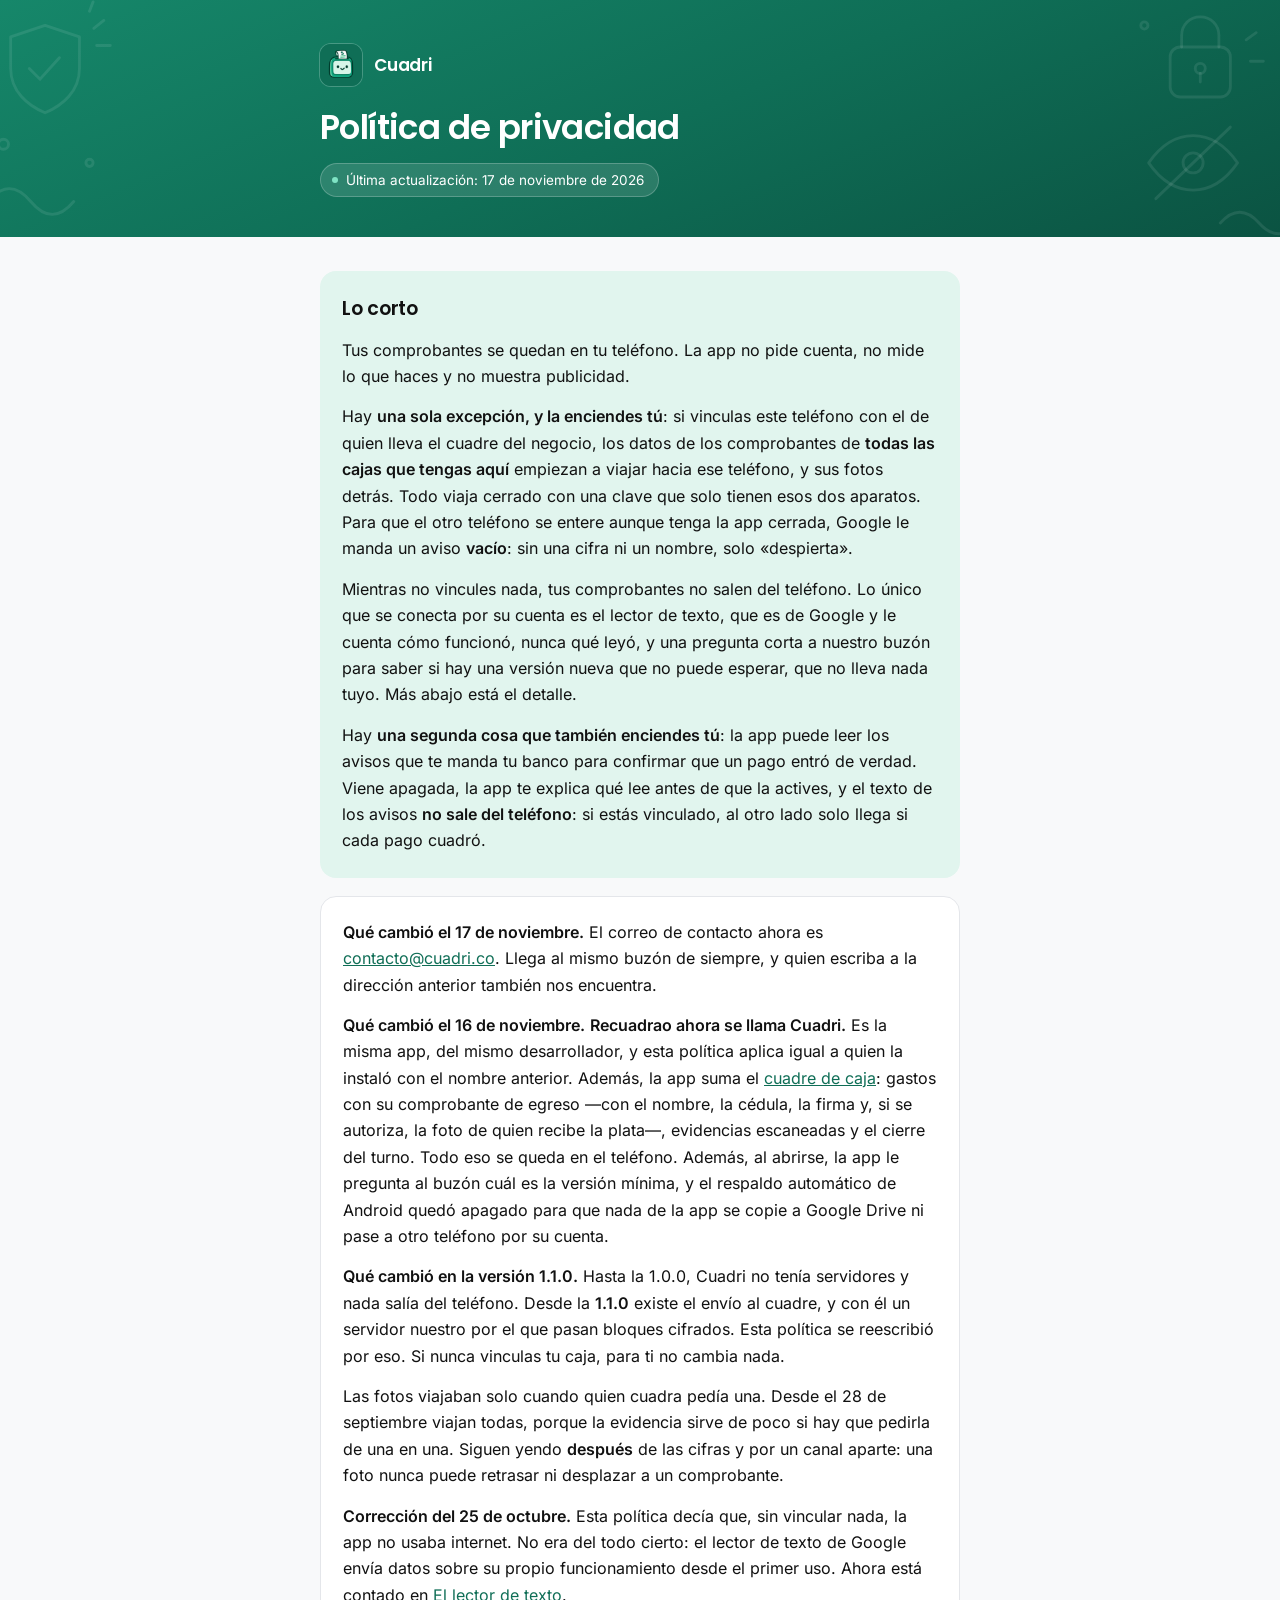
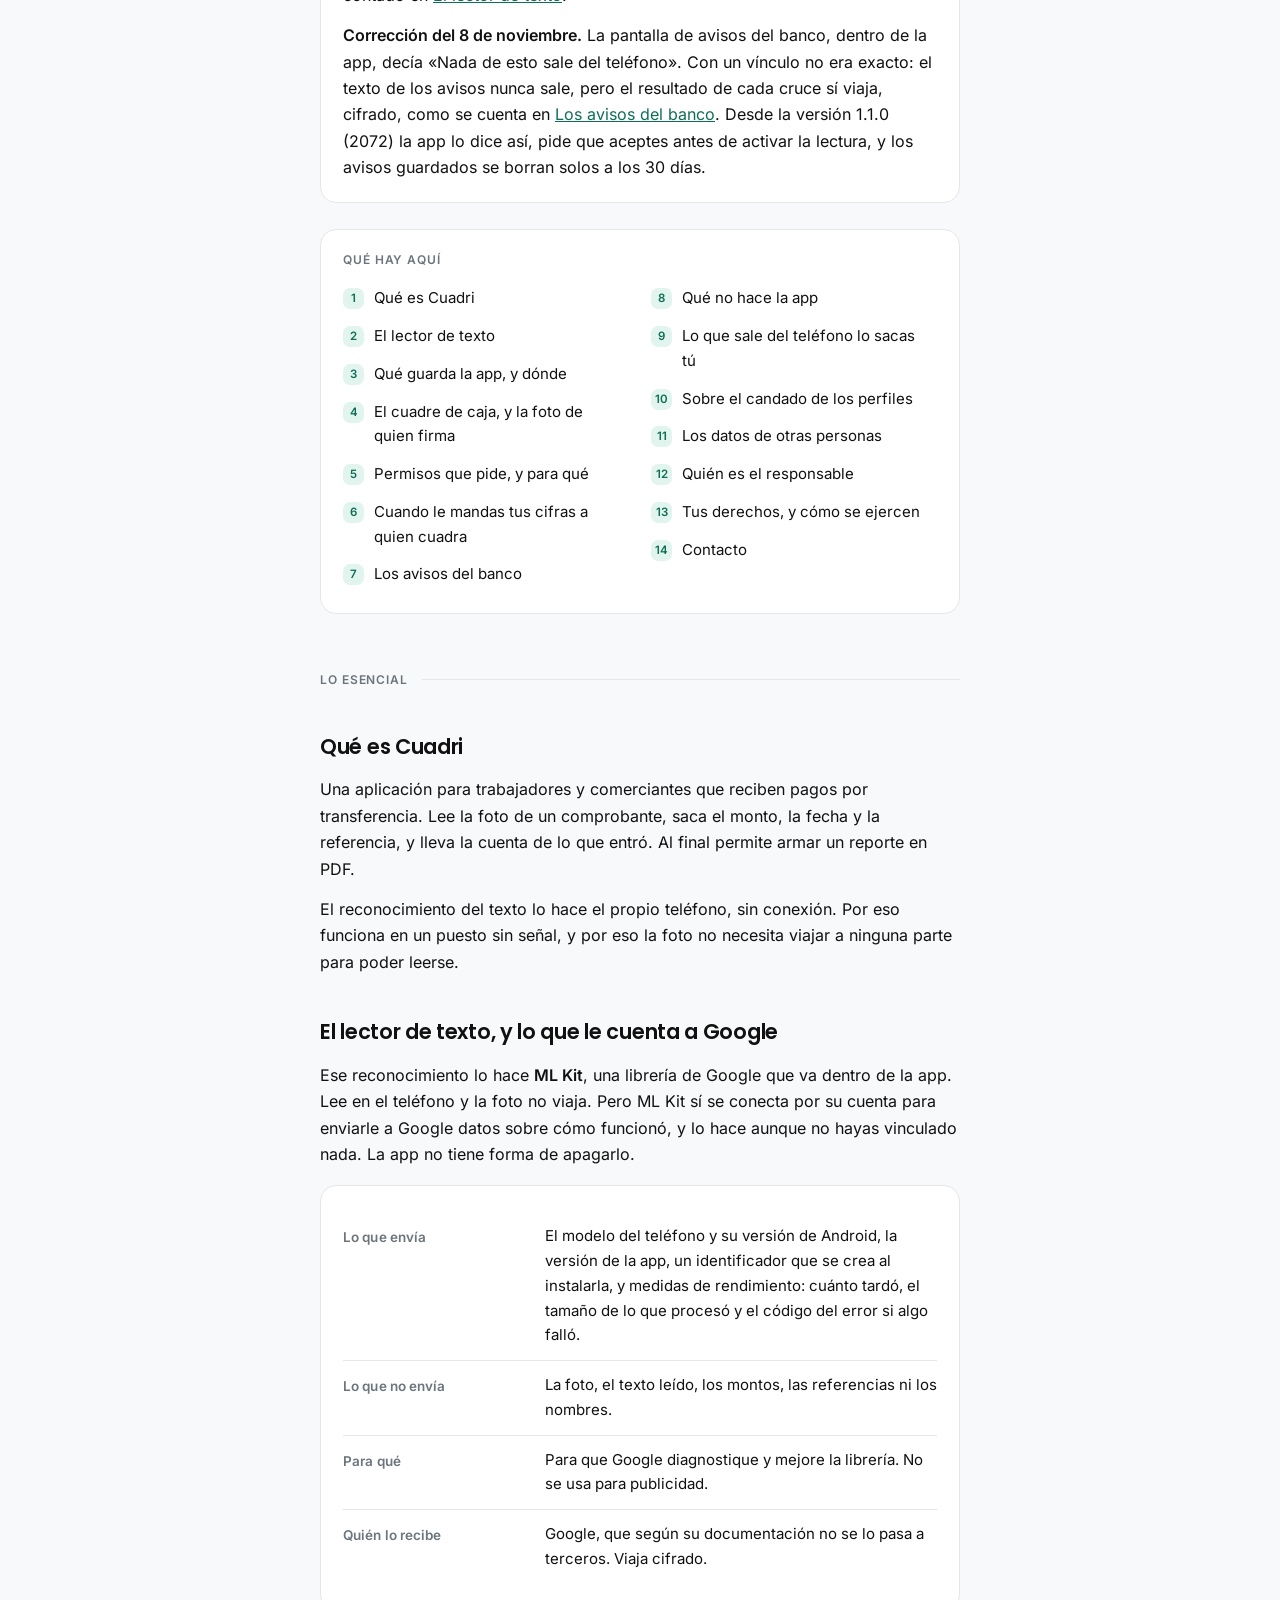
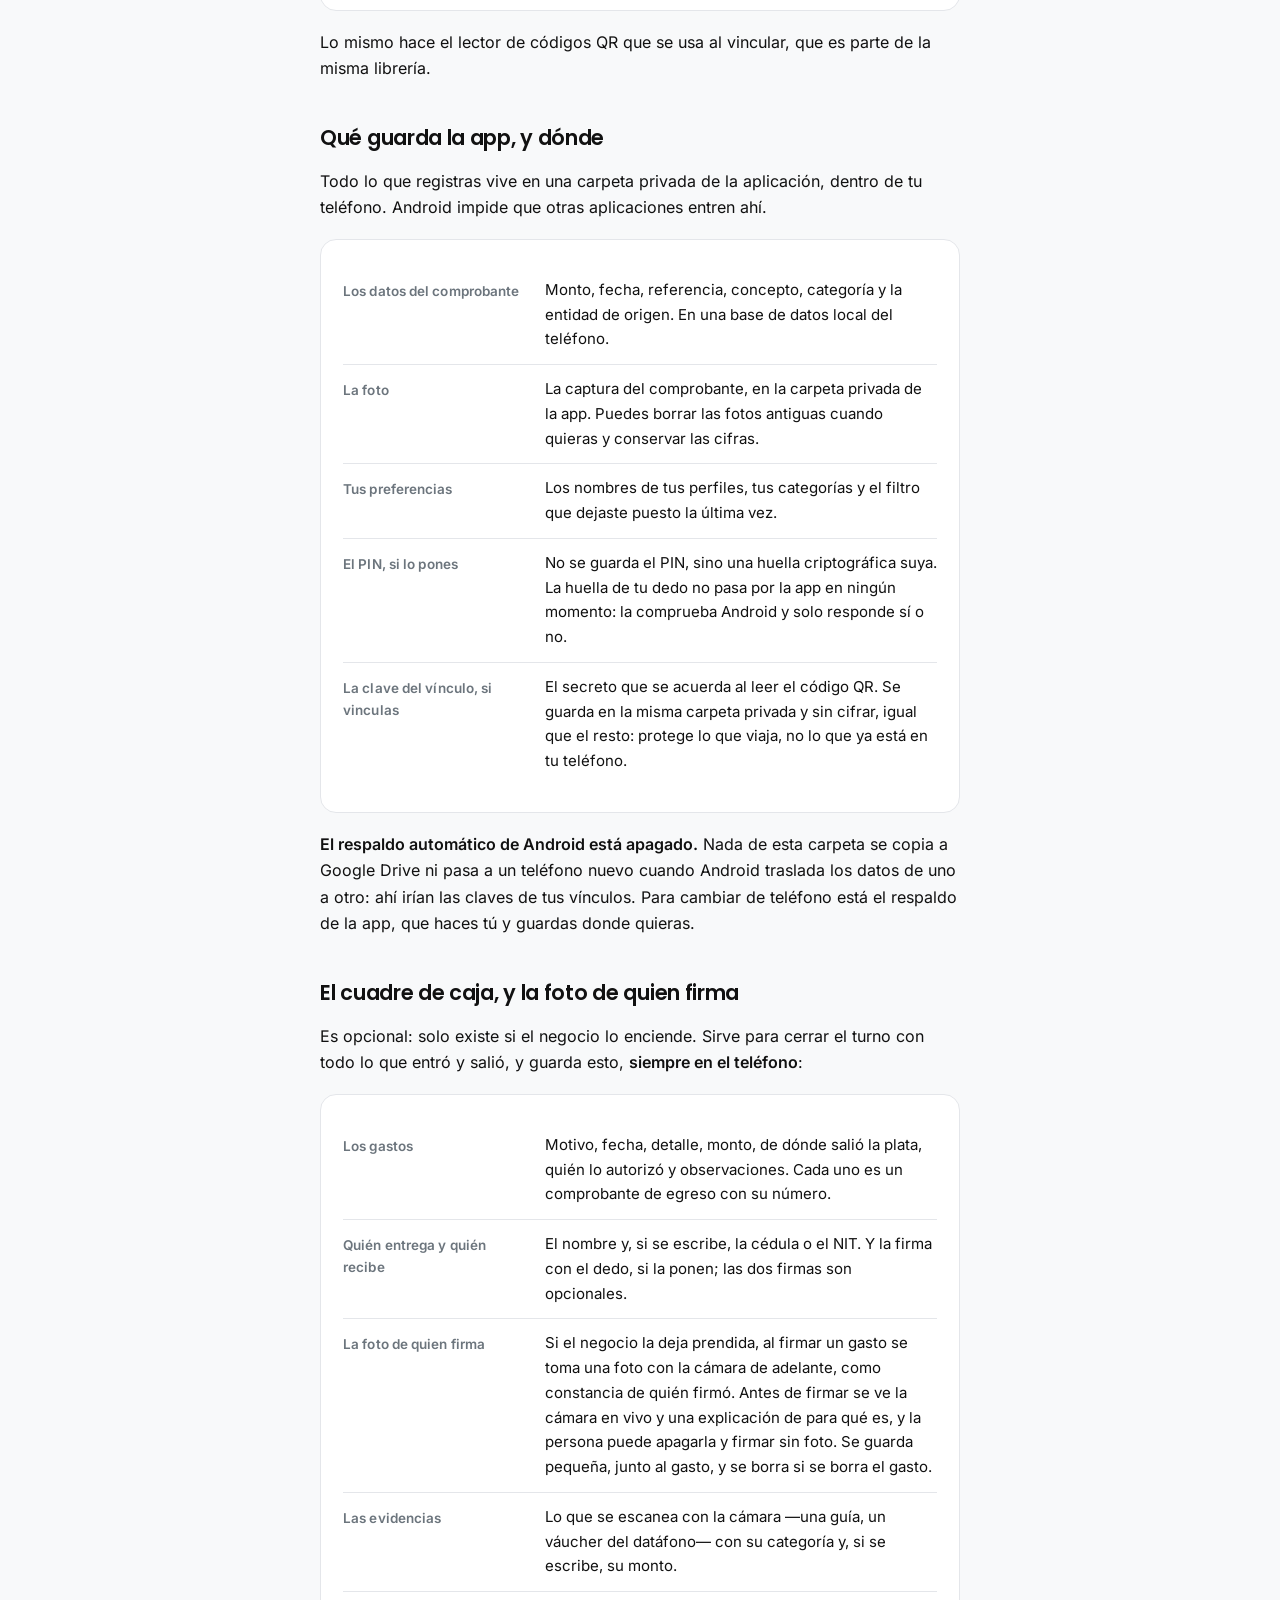
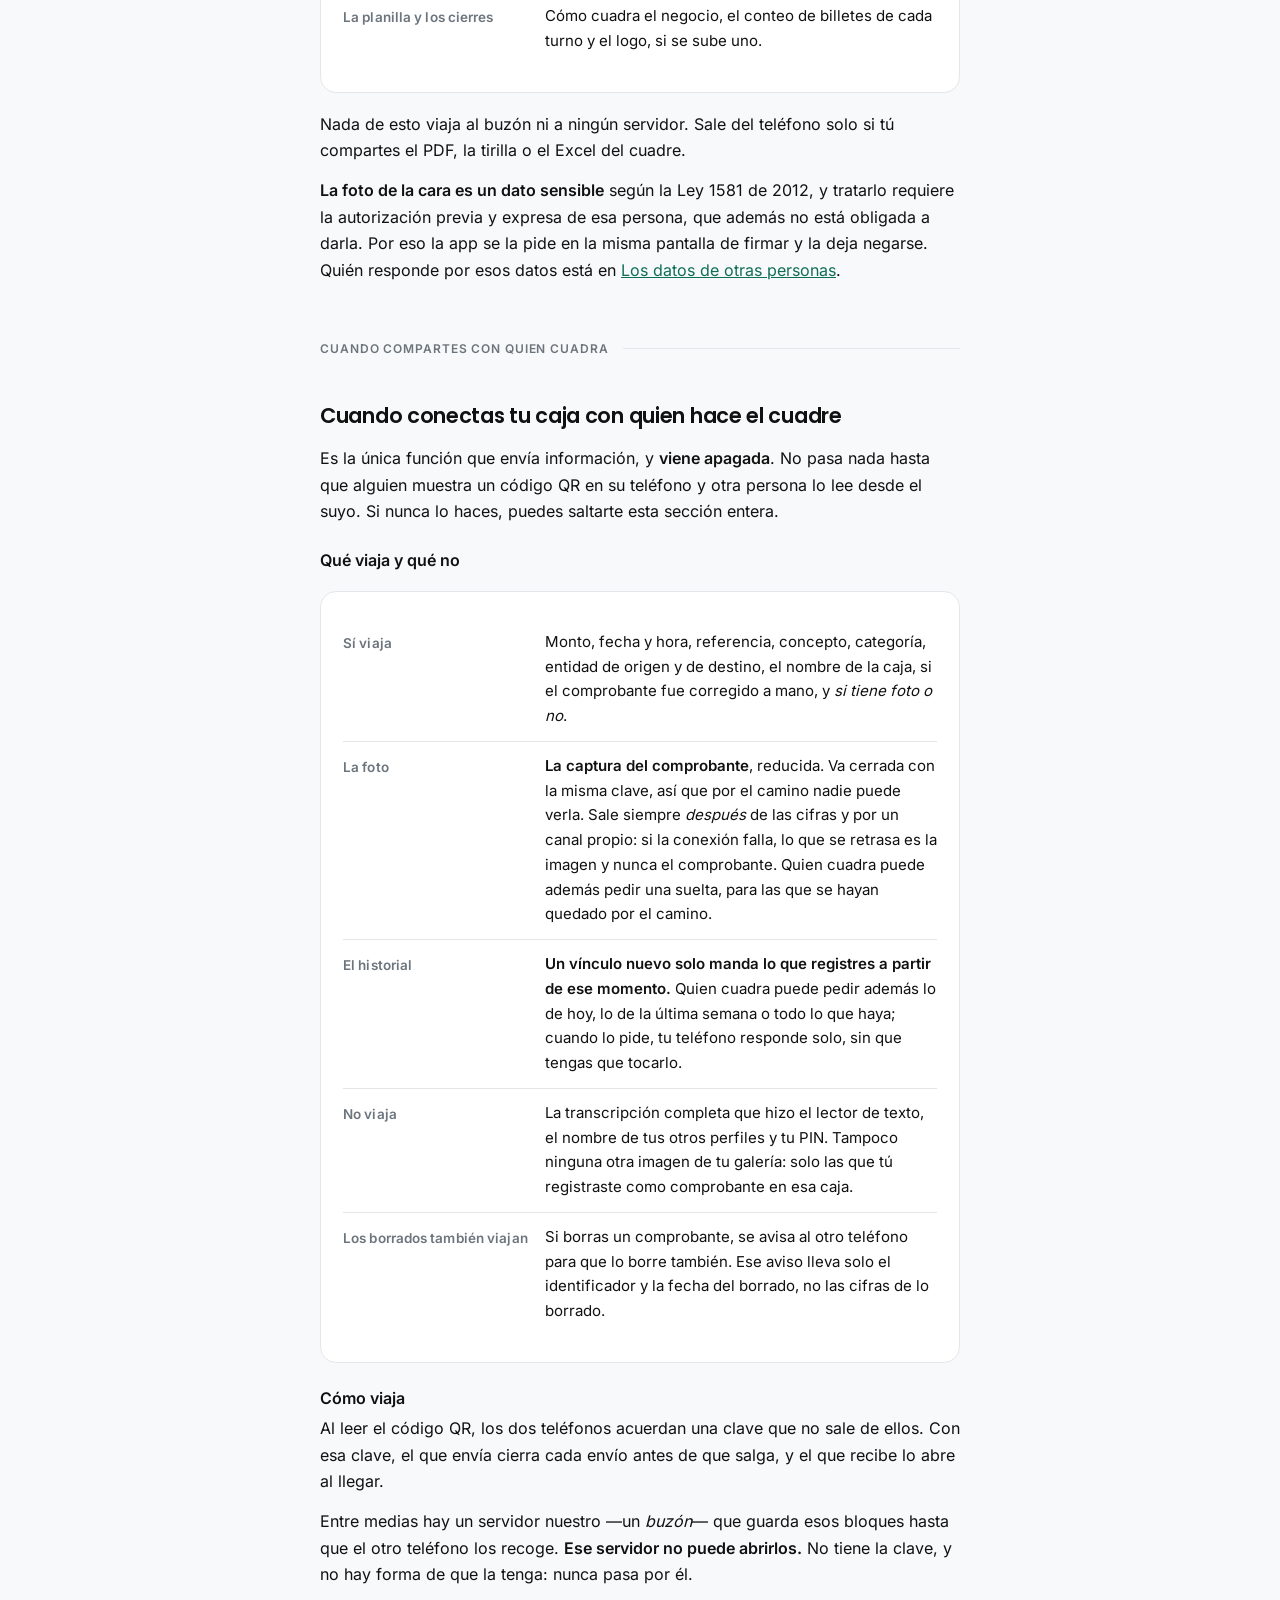
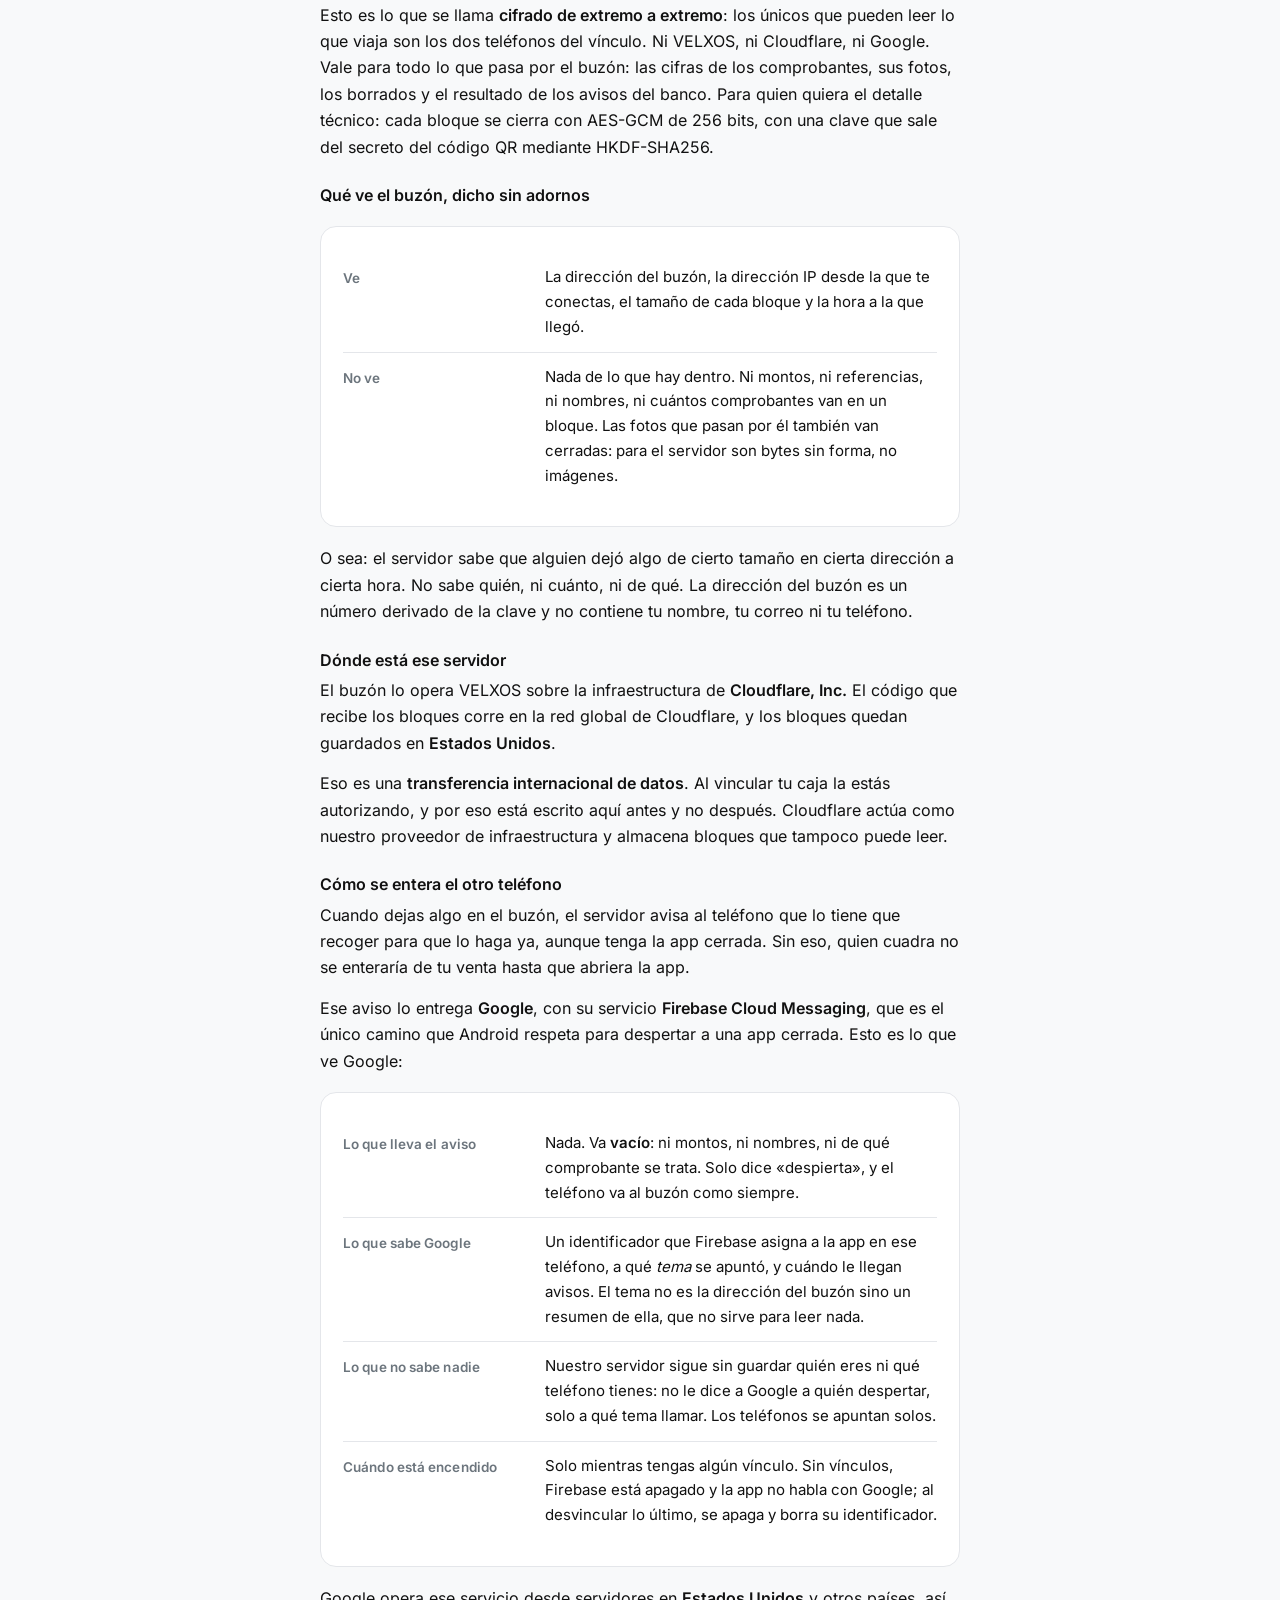
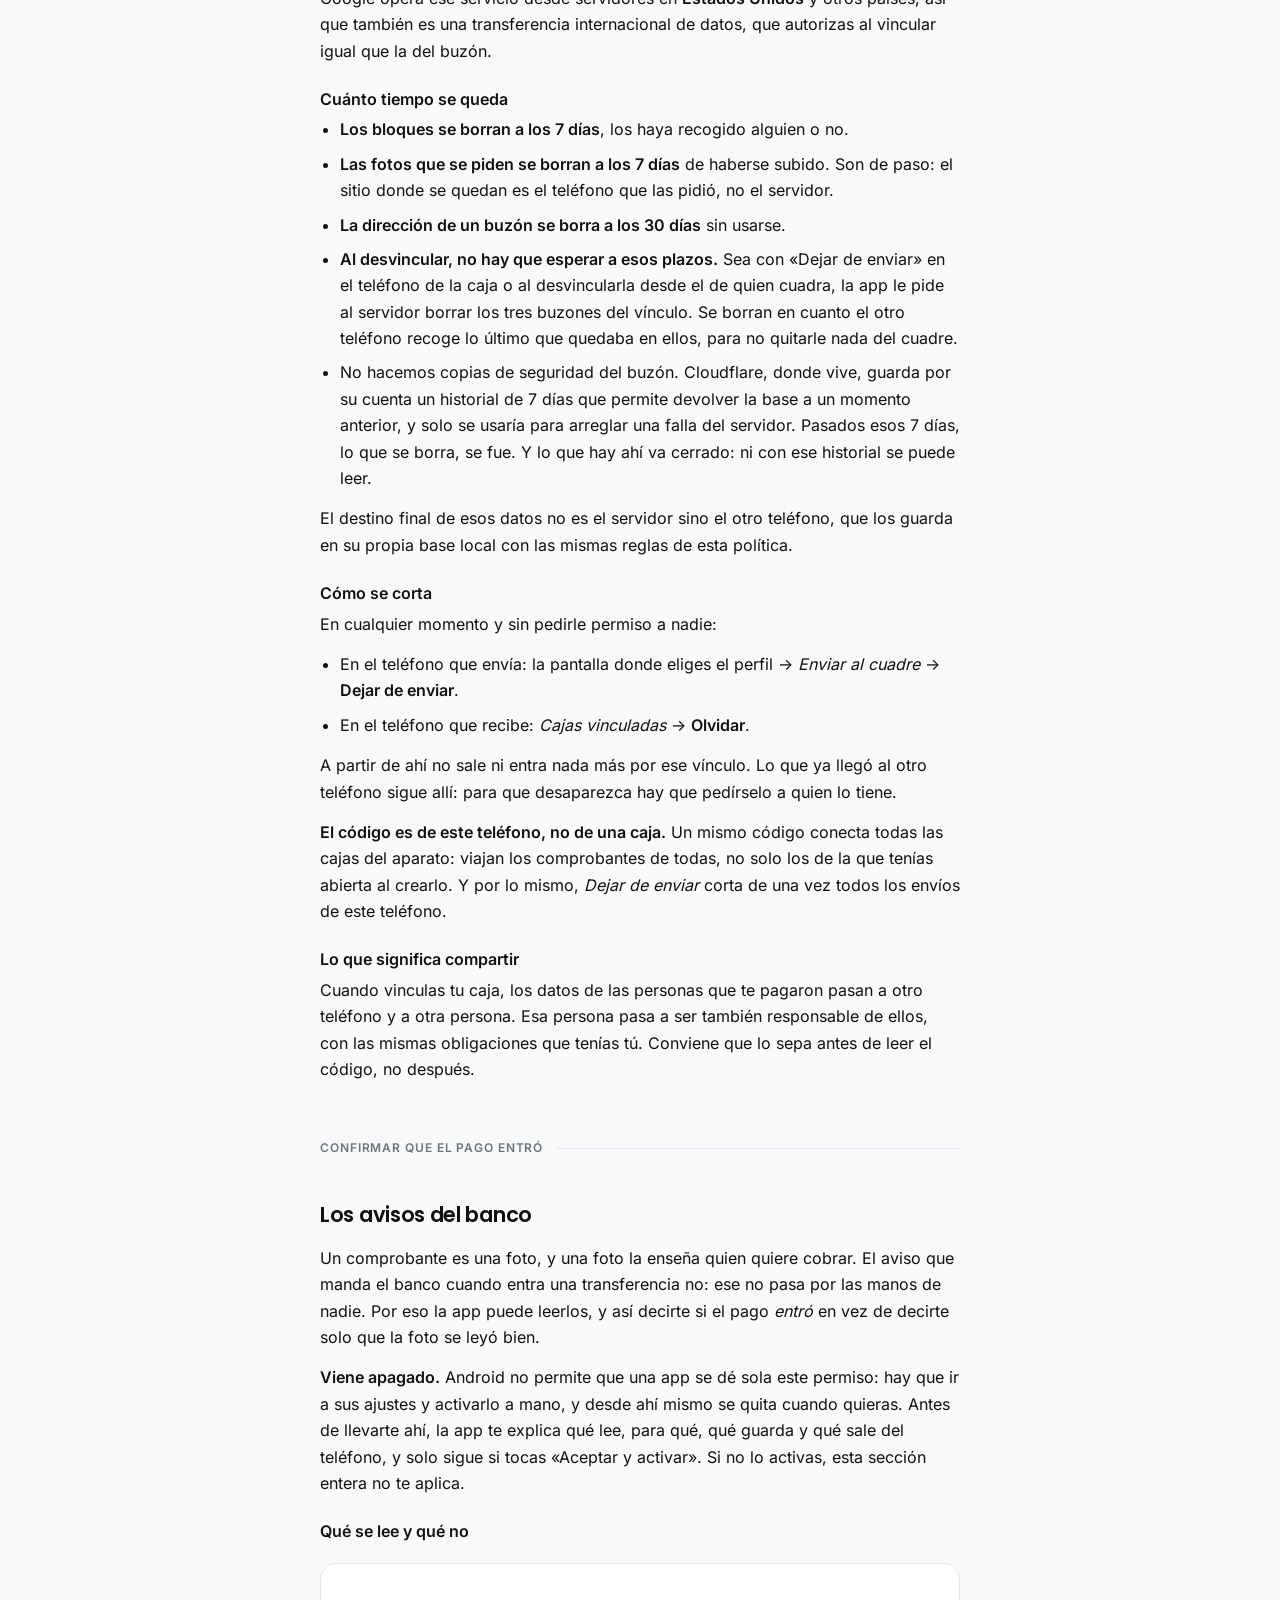
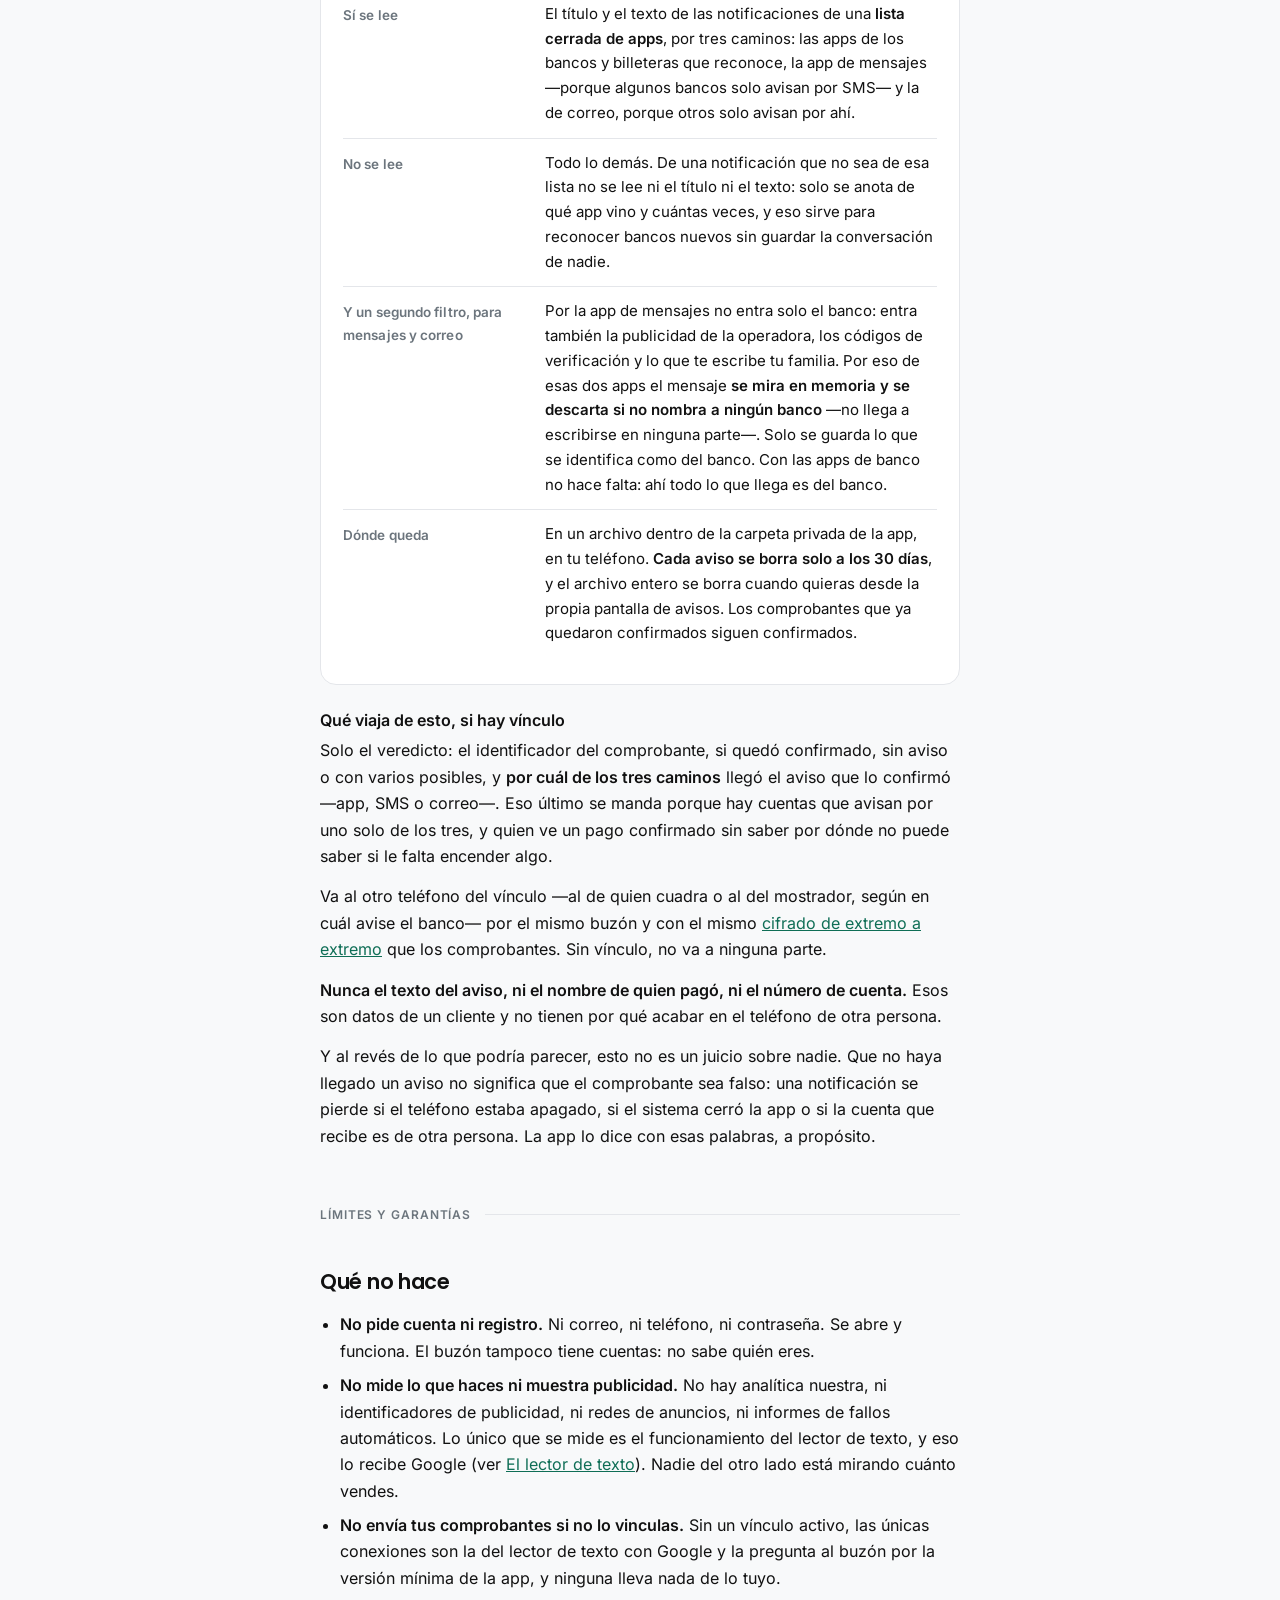
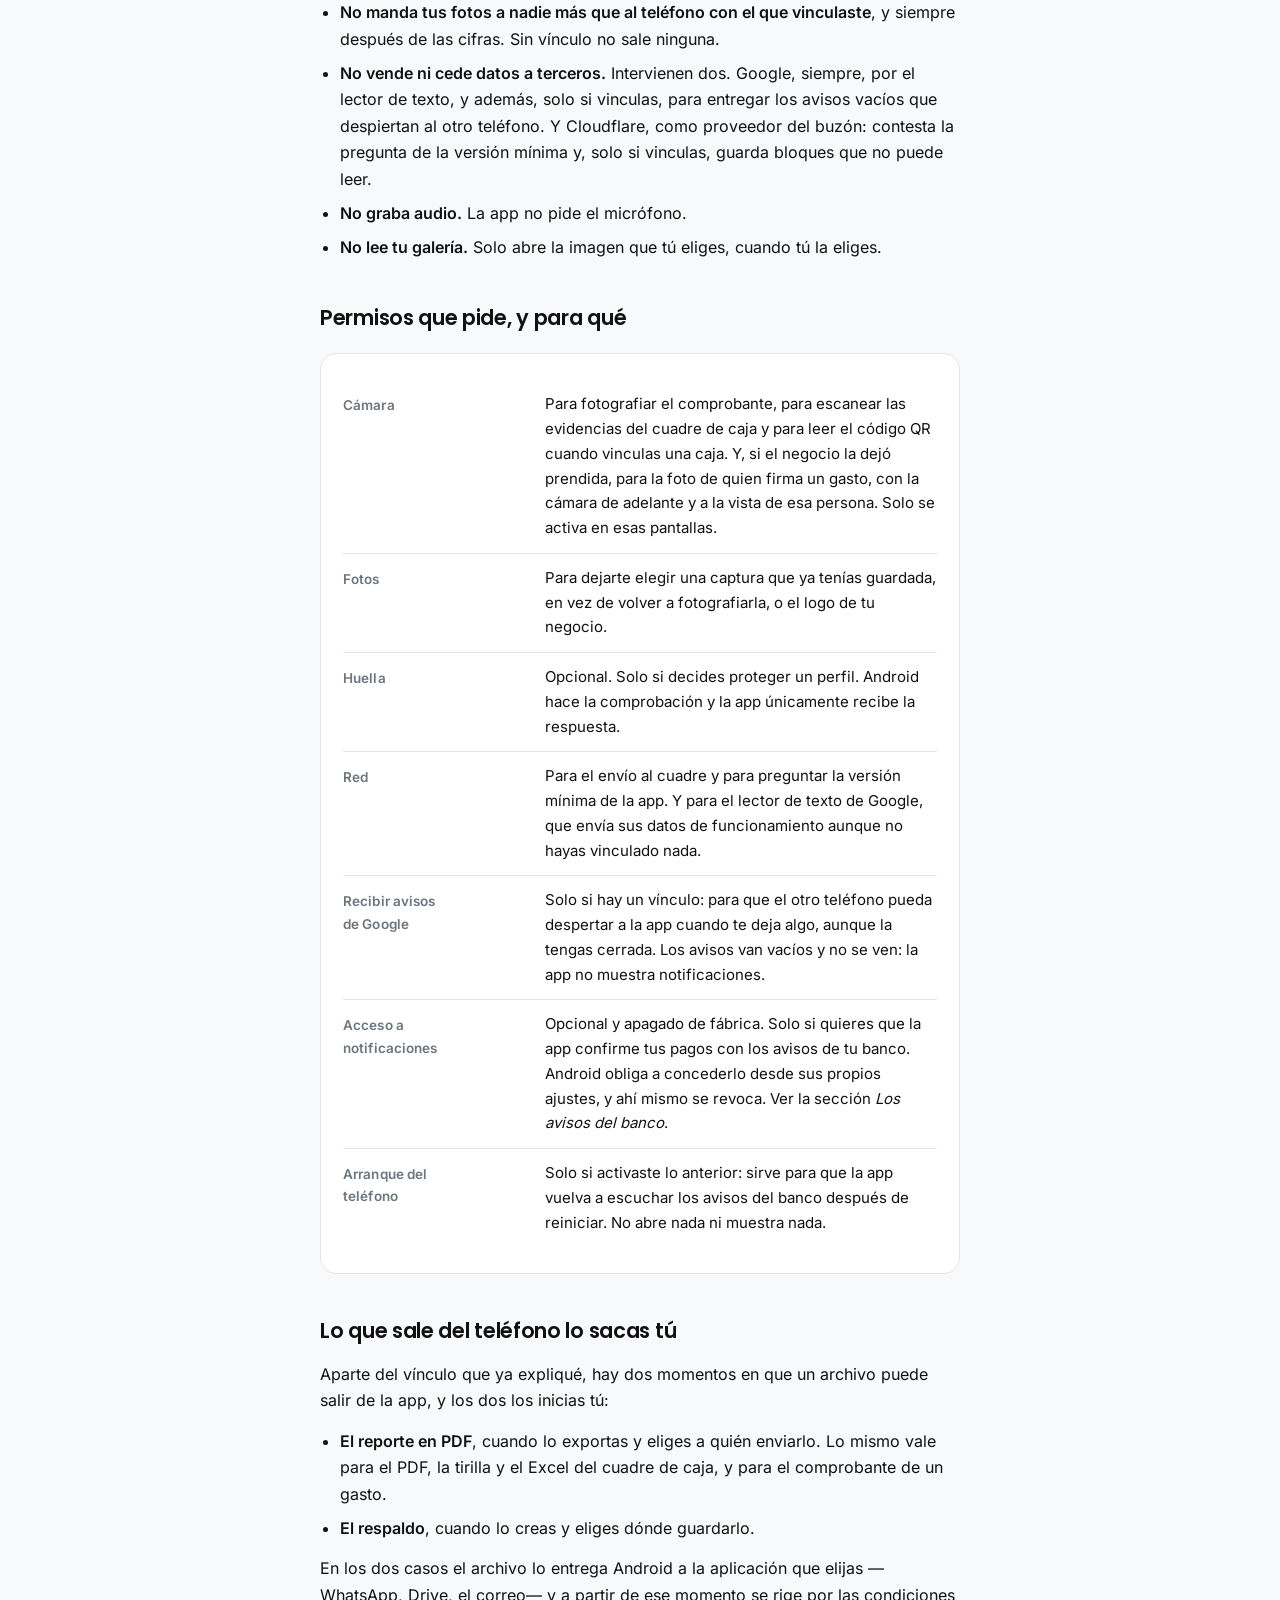
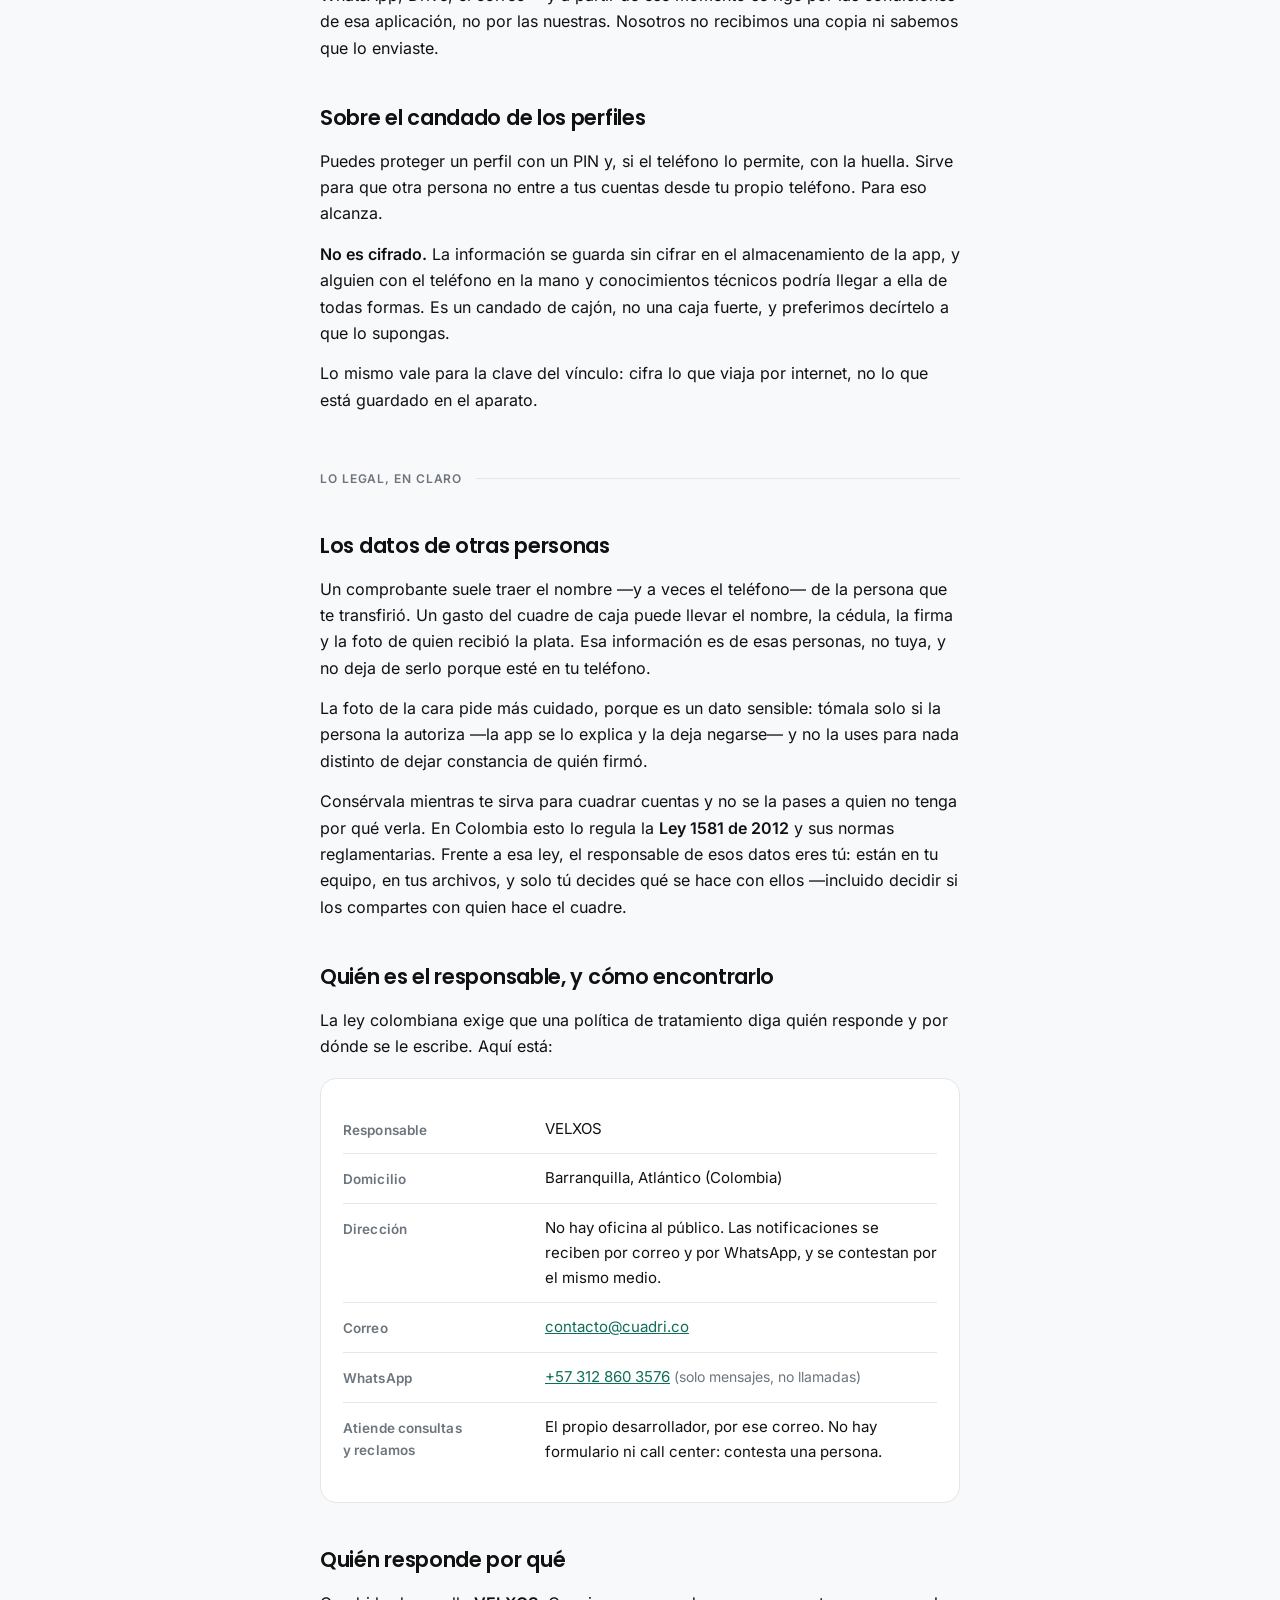
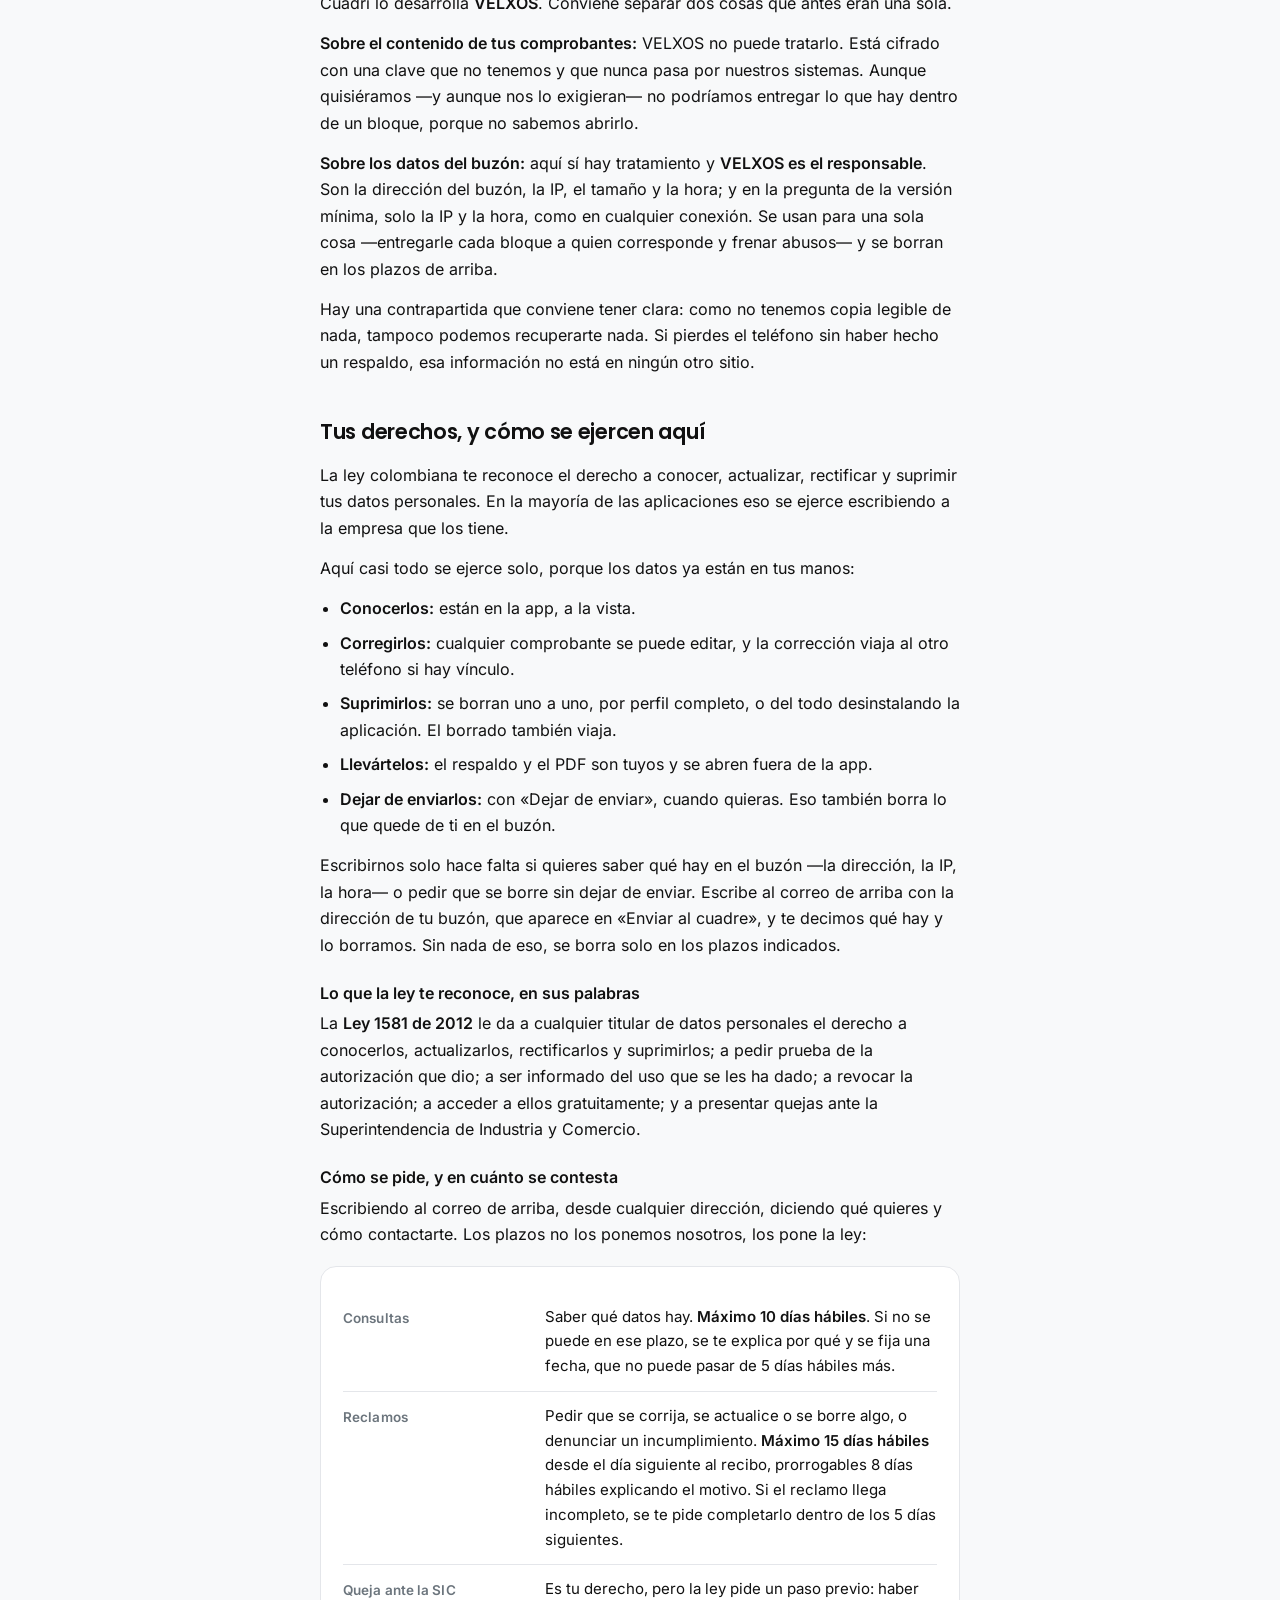
<file: privacidad.html>
<!doctype html>
<html lang="es-CO">
<head>
<meta charset="utf-8">
<meta name="viewport" content="width=device-width, initial-scale=1">
<script>if(/\.html$/.test(location.pathname))history.replaceState(null,"",location.pathname.replace(/(index)?\.html$/,"")+location.search+location.hash)</script>
<title>Política de privacidad — Cuadri</title>
<meta name="description" content="Qué datos usa Cuadri, qué se queda en tu teléfono y qué viaja cifrado. Sin cuenta, sin publicidad y sin analítica.">
<link rel="canonical" href="https://cuadri.co/privacidad">
<meta name="theme-color" content="#0F6E56">
<meta property="og:type" content="website">
<meta property="og:site_name" content="Cuadri">
<meta property="og:locale" content="es_CO">
<meta property="og:title" content="Política de privacidad — Cuadri">
<meta property="og:description" content="Qué datos usa Cuadri, qué se queda en tu teléfono y qué viaja cifrado. Sin cuenta, sin publicidad y sin analítica.">
<meta property="og:url" content="https://cuadri.co/privacidad">
<meta property="og:image" content="https://cuadri.co/img/compartir.jpg">
<meta property="og:image:secure_url" content="https://cuadri.co/img/compartir.jpg">
<meta property="og:image:type" content="image/jpeg">
<meta property="og:image:width" content="1200">
<meta property="og:image:height" content="630">
<meta property="og:image:alt" content="Cuadri, el personaje de la app, junto a: verifica comprobantes con el aviso del banco y cuadra la caja">
<meta name="twitter:card" content="summary_large_image">
<link rel="icon" href="/favicon.ico?v=2" sizes="any">
<link rel="icon" href="/favicon.png?v=2" type="image/png" sizes="192x192">
<link rel="apple-touch-icon" href="/apple-touch-icon.png">
<link rel="stylesheet" href="estilo.css?v=20261120g">
</head>
<body>

<header class="privacidad">
  <div class="caja">
    <div class="marca">
      <img src="icono.png" alt="">
      <span>Cuadri</span>
    </div>
    <h1>Política de privacidad</h1>
    <p class="sello">Última actualización: 17 de noviembre de 2026</p>
  </div>
</header>

<main class="caja">

  <div class="resumen">
    <h2 id="lo-corto">Lo corto</h2>
    <p>Tus comprobantes se quedan en tu teléfono. La app no pide cuenta, no mide
    lo que haces y no muestra publicidad.</p>
    <p>Hay <strong>una sola excepción, y la enciendes tú</strong>: si vinculas
    este teléfono con el de quien lleva el cuadre del negocio, los datos de los
    comprobantes de <strong>todas las cajas que tengas aquí</strong> empiezan a
    viajar hacia ese teléfono, y sus fotos detrás. Todo viaja cerrado con una
    clave que solo tienen esos dos aparatos. Para que el otro teléfono se entere
    aunque tenga la app cerrada, Google le manda un aviso <strong>vacío</strong>:
    sin una cifra ni un nombre, solo «despierta».</p>
    <p>Mientras no vincules nada, tus comprobantes no salen del teléfono. Lo
    único que se conecta por su cuenta es el lector de texto, que es de
    Google y le cuenta cómo funcionó, nunca qué leyó, y una pregunta corta a
    nuestro buzón para saber si hay una versión nueva que no puede esperar,
    que no lleva nada tuyo. Más abajo está el detalle.</p>
    <p>Hay <strong>una segunda cosa que también enciendes tú</strong>: la app
    puede leer los avisos que te manda tu banco para confirmar que un pago
    entró de verdad. Viene apagada, la app te explica qué lee antes de que la
    actives, y el texto de los avisos <strong>no sale del teléfono</strong>: si
    estás vinculado, al otro lado solo llega si cada pago cuadró.</p>
  </div>

  <div class="tarjeta">
    <p><strong>Qué cambió el 17 de noviembre.</strong> El correo de contacto
    ahora es <a href="mailto:contacto@cuadri.co">contacto@cuadri.co</a>. Llega al mismo buzón de
    siempre, y quien escriba a la dirección anterior también nos encuentra.</p>
    <p><strong>Qué cambió el 16 de noviembre.</strong> <strong>Recuadrao ahora se llama Cuadri.</strong> Es la misma app, del mismo desarrollador, y esta política aplica igual a quien la instaló con el nombre anterior. Además, la app suma el
    <a href="#el-cuadre-de-caja">cuadre de caja</a>: gastos con su comprobante
    de egreso —con el nombre, la cédula, la firma y, si se autoriza, la foto de
    quien recibe la plata—, evidencias escaneadas y el cierre del turno. Todo
    eso se queda en el teléfono. Además, al abrirse, la app le pregunta al
    buzón cuál es la versión mínima, y el respaldo automático de Android quedó
    apagado para que nada de la app se copie a Google Drive ni pase a otro
    teléfono por su cuenta.</p>
    <p><strong>Qué cambió en la versión 1.1.0.</strong> Hasta la 1.0.0, Cuadri no
    tenía servidores y nada salía del teléfono. Desde la <strong>1.1.0</strong>
    existe el envío al cuadre, y con él un servidor nuestro por el que pasan
    bloques cifrados. Esta política se reescribió por eso. Si nunca vinculas tu
    caja, para ti no cambia nada.</p>
    <p>Las fotos viajaban solo cuando quien cuadra pedía una. Desde el 28 de
    septiembre viajan todas, porque la evidencia sirve de poco si hay que
    pedirla de una en una. Siguen yendo <strong>después</strong> de las cifras y
    por un canal aparte: una foto nunca puede retrasar ni desplazar a un
    comprobante.</p>
    <p><strong>Corrección del 25 de octubre.</strong> Esta política decía que,
    sin vincular nada, la app no usaba internet. No era del todo cierto: el
    lector de texto de Google envía datos sobre su propio funcionamiento desde
    el primer uso. Ahora está contado en
    <a href="#el-lector-de-texto">El lector de texto</a>.</p>
    <p><strong>Corrección del 8 de noviembre.</strong> La pantalla de avisos del
    banco, dentro de la app, decía «Nada de esto sale del teléfono». Con un
    vínculo no era exacto: el texto de los avisos nunca sale, pero el
    resultado de cada cruce sí viaja, cifrado, como se cuenta en
    <a href="#los-avisos-del-banco">Los avisos del banco</a>. Desde la versión
    1.1.0 (2072) la app lo dice así, pide que aceptes antes de activar la
    lectura, y
    los avisos guardados se borran solos a los 30 días.</p>
  </div>

  <nav class="indice" aria-label="Contenido">
    <p class="rotulo">Qué hay aquí</p>
    <ol>
      <li><a href="#que-es-recuadrao">Qué es Cuadri</a></li>
      <li><a href="#el-lector-de-texto">El lector de texto</a></li>
      <li><a href="#que-guarda-la-app-y-donde">Qué guarda la app, y dónde</a></li>
      <li><a href="#el-cuadre-de-caja">El cuadre de caja, y la foto de quien firma</a></li>
      <li><a href="#permisos-que-pide-y-para-que">Permisos que pide, y para qué</a></li>
      <li><a href="#cuando-conectas-tu-caja-con-quien-hace-el-cuadre">Cuando le mandas tus cifras a quien cuadra</a></li>
      <li><a href="#los-avisos-del-banco">Los avisos del banco</a></li>
      <li><a href="#que-no-hace">Qué no hace la app</a></li>
      <li><a href="#lo-que-sale-del-telefono-lo-sacas-tu">Lo que sale del teléfono lo sacas tú</a></li>
      <li><a href="#sobre-el-candado-de-los-perfiles">Sobre el candado de los perfiles</a></li>
      <li><a href="#los-datos-de-quien-te-paga">Los datos de otras personas</a></li>
      <li><a href="#quien-es-el-responsable-y-como-encontrarlo">Quién es el responsable</a></li>
      <li><a href="#tus-derechos-y-como-se-ejercen-aqui">Tus derechos, y cómo se ejercen</a></li>
      <li><a href="#contacto">Contacto</a></li>
    </ol>
  </nav>

  <p class="grupo">Lo esencial</p>
  <h2 id="que-es-recuadrao">Qué es Cuadri</h2>
  <p>Una aplicación para trabajadores y comerciantes que reciben pagos por
  transferencia. Lee la foto de un comprobante, saca el monto, la fecha y la
  referencia, y lleva la cuenta de lo que entró. Al final permite armar un
  reporte en PDF.</p>
  <p>El reconocimiento del texto lo hace el propio teléfono, sin conexión. Por
  eso funciona en un puesto sin señal, y por eso la foto no necesita viajar a
  ninguna parte para poder leerse.</p>

  <h2 id="el-lector-de-texto">El lector de texto, y lo que le cuenta a Google</h2>
  <p>Ese reconocimiento lo hace <strong>ML Kit</strong>, una librería de Google
  que va dentro de la app. Lee en el teléfono y la foto no viaja. Pero ML Kit
  sí se conecta por su cuenta para enviarle a Google datos sobre cómo
  funcionó, y lo hace aunque no hayas vinculado nada. La app no tiene forma de
  apagarlo.</p>
  <div class="tarjeta">
    <table>
      <tr>
        <th>Lo que envía</th>
        <td>El modelo del teléfono y su versión de Android, la versión de la
        app, un identificador que se crea al instalarla, y medidas de
        rendimiento: cuánto tardó, el tamaño de lo que procesó y el código del
        error si algo falló.</td>
      </tr>
      <tr>
        <th>Lo que no envía</th>
        <td>La foto, el texto leído, los montos, las referencias ni los
        nombres.</td>
      </tr>
      <tr>
        <th>Para qué</th>
        <td>Para que Google diagnostique y mejore la librería. No se usa para
        publicidad.</td>
      </tr>
      <tr>
        <th>Quién lo recibe</th>
        <td>Google, que según su documentación no se lo pasa a terceros. Viaja
        cifrado.</td>
      </tr>
    </table>
  </div>
  <p>Lo mismo hace el lector de códigos QR que se usa al vincular, que es parte
  de la misma librería.</p>

  <h2 id="que-guarda-la-app-y-donde">Qué guarda la app, y dónde</h2>
  <p>Todo lo que registras vive en una carpeta privada de la aplicación, dentro
  de tu teléfono. Android impide que otras aplicaciones entren ahí.</p>

  <div class="tarjeta">
    <table>
      <tr>
        <th>Los datos del comprobante</th>
        <td>Monto, fecha, referencia, concepto, categoría y la entidad de
        origen. En una base de datos local del teléfono.</td>
      </tr>
      <tr>
        <th>La foto</th>
        <td>La captura del comprobante, en la carpeta privada de la app. Puedes
        borrar las fotos antiguas cuando quieras y conservar las cifras.</td>
      </tr>
      <tr>
        <th>Tus preferencias</th>
        <td>Los nombres de tus perfiles, tus categorías y el filtro que dejaste
        puesto la última vez.</td>
      </tr>
      <tr>
        <th>El PIN, si lo pones</th>
        <td>No se guarda el PIN, sino una huella criptográfica suya. La huella
        de tu dedo no pasa por la app en ningún momento: la comprueba Android y
        solo responde sí o no.</td>
      </tr>
      <tr>
        <th>La clave del vínculo, si vinculas</th>
        <td>El secreto que se acuerda al leer el código QR. Se guarda en la
        misma carpeta privada y sin cifrar, igual que el resto: protege lo que
        viaja, no lo que ya está en tu teléfono.</td>
      </tr>
    </table>
  </div>
  <p><strong>El respaldo automático de Android está apagado.</strong> Nada de
  esta carpeta se copia a Google Drive ni pasa a un teléfono nuevo cuando
  Android traslada los datos de uno a otro: ahí irían las claves de tus
  vínculos. Para cambiar de teléfono está el respaldo de la app, que haces tú
  y guardas donde quieras.</p>

  <h2 id="el-cuadre-de-caja">El cuadre de caja, y la foto de quien firma</h2>
  <p>Es opcional: solo existe si el negocio lo enciende. Sirve para cerrar el
  turno con todo lo que entró y salió, y guarda esto, <strong>siempre en el
  teléfono</strong>:</p>
  <div class="tarjeta">
    <table>
      <tr>
        <th>Los gastos</th>
        <td>Motivo, fecha, detalle, monto, de dónde salió la plata, quién lo
        autorizó y observaciones. Cada uno es un comprobante de egreso con su
        número.</td>
      </tr>
      <tr>
        <th>Quién entrega y quién recibe</th>
        <td>El nombre y, si se escribe, la cédula o el NIT. Y la firma con el
        dedo, si la ponen; las dos firmas son opcionales.</td>
      </tr>
      <tr>
        <th>La foto de quien firma</th>
        <td>Si el negocio la deja prendida, al firmar un gasto se toma una foto
        con la cámara de adelante, como constancia de quién firmó. Antes de
        firmar se ve la cámara en vivo y una explicación de para qué es, y la
        persona puede apagarla y firmar sin foto. Se guarda pequeña, junto al
        gasto, y se borra si se borra el gasto.</td>
      </tr>
      <tr>
        <th>Las evidencias</th>
        <td>Lo que se escanea con la cámara —una guía, un váucher del
        datáfono— con su categoría y, si se escribe, su monto.</td>
      </tr>
      <tr>
        <th>La planilla y los cierres</th>
        <td>Cómo cuadra el negocio, el conteo de billetes de cada turno y el
        logo, si se sube uno.</td>
      </tr>
    </table>
  </div>
  <p>Nada de esto viaja al buzón ni a ningún servidor. Sale del teléfono solo
  si tú compartes el PDF, la tirilla o el Excel del cuadre.</p>
  <p><strong>La foto de la cara es un dato sensible</strong> según la Ley 1581
  de 2012, y tratarlo requiere la autorización previa y expresa de esa persona,
  que además no está obligada a darla. Por eso la app se la pide en la misma
  pantalla de firmar y la deja negarse. Quién responde por esos datos está en
  <a href="#los-datos-de-quien-te-paga">Los datos de otras personas</a>.</p>

  <p class="grupo">Cuando compartes con quien cuadra</p>
  <h2 id="cuando-conectas-tu-caja-con-quien-hace-el-cuadre">Cuando conectas tu caja con quien hace el cuadre</h2>

  <p>Es la única función que envía información, y <strong>viene
  apagada</strong>. No pasa nada hasta que alguien muestra un código QR en su
  teléfono y otra persona lo lee desde el suyo. Si nunca lo haces, puedes
  saltarte esta sección entera.</p>

  <h3>Qué viaja y qué no</h3>
  <div class="tarjeta">
    <table>
      <tr>
        <th>Sí viaja</th>
        <td>Monto, fecha y hora, referencia, concepto, categoría, entidad de
        origen y de destino, el nombre de la caja, si el comprobante fue
        corregido a mano, y <em>si tiene foto o no</em>.</td>
      </tr>
      <tr>
        <th>La foto</th>
        <td><strong>La captura del comprobante</strong>, reducida. Va cerrada
        con la misma clave, así que por el camino nadie puede verla. Sale
        siempre <em>después</em> de las cifras y por un canal propio: si la
        conexión falla, lo que se retrasa es la imagen y nunca el comprobante.
        Quien cuadra puede además pedir una suelta, para las que se hayan
        quedado por el camino.</td>
      </tr>
      <tr>
        <th>El historial</th>
        <td><strong>Un vínculo nuevo solo manda lo que registres a partir de
        ese momento.</strong> Quien cuadra puede pedir además lo de hoy, lo de
        la última semana o todo lo que haya; cuando lo pide, tu teléfono
        responde solo, sin que tengas que tocarlo.</td>
      </tr>
      <tr>
        <th>No viaja</th>
        <td>La transcripción completa que hizo el lector de texto, el nombre de
        tus otros perfiles y tu PIN. Tampoco ninguna otra imagen de tu galería:
        solo las que tú registraste como comprobante en esa caja.</td>
      </tr>
      <tr>
        <th>Los borrados también viajan</th>
        <td>Si borras un comprobante, se avisa al otro teléfono para que lo
        borre también. Ese aviso lleva solo el identificador y la fecha del
        borrado, no las cifras de lo borrado.</td>
      </tr>
    </table>
  </div>

  <h3>Cómo viaja</h3>
  <p>Al leer el código QR, los dos teléfonos acuerdan una clave que no sale de
  ellos. Con esa clave, el que envía cierra cada envío antes de que salga, y el
  que recibe lo abre al llegar.</p>
  <p>Entre medias hay un servidor nuestro —un <em>buzón</em>— que guarda esos
  bloques hasta que el otro teléfono los recoge. <strong>Ese servidor no puede
  abrirlos.</strong> No tiene la clave, y no hay forma de que la tenga: nunca
  pasa por él.</p>
  <p>Esto es lo que se llama <strong>cifrado de extremo a extremo</strong>: los
  únicos que pueden leer lo que viaja son los dos teléfonos del vínculo. Ni
  VELXOS, ni Cloudflare, ni Google. Vale para todo lo que pasa por el buzón:
  las cifras de los comprobantes, sus fotos, los borrados y el resultado de
  los avisos del banco. Para quien quiera el detalle técnico: cada bloque se
  cierra con AES-GCM de 256 bits, con una clave que sale del secreto del
  código QR mediante HKDF-SHA256.</p>

  <h3>Qué ve el buzón, dicho sin adornos</h3>
  <div class="tarjeta">
    <table>
      <tr>
        <th>Ve</th>
        <td>La dirección del buzón, la dirección IP desde la que te conectas,
        el tamaño de cada bloque y la hora a la que llegó.</td>
      </tr>
      <tr>
        <th>No ve</th>
        <td>Nada de lo que hay dentro. Ni montos, ni referencias, ni nombres,
        ni cuántos comprobantes van en un bloque. Las fotos que pasan por él
        también van cerradas: para el servidor son bytes sin forma, no
        imágenes.</td>
      </tr>
    </table>
  </div>
  <p>O sea: el servidor sabe que alguien dejó algo de cierto tamaño en cierta
  dirección a cierta hora. No sabe quién, ni cuánto, ni de qué. La dirección del
  buzón es un número derivado de la clave y no contiene tu nombre, tu correo ni
  tu teléfono.</p>

  <h3>Dónde está ese servidor</h3>
  <p>El buzón lo opera VELXOS sobre la infraestructura de
  <strong>Cloudflare, Inc.</strong> El código que recibe los bloques corre en la
  red global de Cloudflare, y los bloques quedan guardados en
  <strong>Estados Unidos</strong>.</p>
  <p>Eso es una <strong>transferencia internacional de datos</strong>. Al
  vincular tu caja la estás autorizando, y por eso está escrito aquí antes y no
  después. Cloudflare actúa como nuestro proveedor de infraestructura y almacena
  bloques que tampoco puede leer.</p>

  <h3>Cómo se entera el otro teléfono</h3>
  <p>Cuando dejas algo en el buzón, el servidor avisa al teléfono que lo tiene
  que recoger para que lo haga ya, aunque tenga la app cerrada. Sin eso, quien
  cuadra no se enteraría de tu venta hasta que abriera la app.</p>
  <p>Ese aviso lo entrega <strong>Google</strong>, con su servicio
  <strong>Firebase Cloud Messaging</strong>, que es el único camino que Android
  respeta para despertar a una app cerrada. Esto es lo que ve Google:</p>
  <div class="tarjeta">
    <table>
      <tr>
        <th>Lo que lleva el aviso</th>
        <td>Nada. Va <strong>vacío</strong>: ni montos, ni nombres, ni de qué
        comprobante se trata. Solo dice «despierta», y el teléfono va al buzón
        como siempre.</td>
      </tr>
      <tr>
        <th>Lo que sabe Google</th>
        <td>Un identificador que Firebase asigna a la app en ese teléfono, a
        qué <em>tema</em> se apuntó, y cuándo le llegan avisos. El tema no es la
        dirección del buzón sino un resumen de ella, que no sirve para leer
        nada.</td>
      </tr>
      <tr>
        <th>Lo que no sabe nadie</th>
        <td>Nuestro servidor sigue sin guardar quién eres ni qué teléfono
        tienes: no le dice a Google a quién despertar, solo a qué tema llamar.
        Los teléfonos se apuntan solos.</td>
      </tr>
      <tr>
        <th>Cuándo está encendido</th>
        <td>Solo mientras tengas algún vínculo. Sin vínculos, Firebase está
        apagado y la app no habla con Google; al desvincular lo último, se
        apaga y borra su identificador.</td>
      </tr>
    </table>
  </div>
  <p>Google opera ese servicio desde servidores en <strong>Estados
  Unidos</strong> y otros países, así que también es una transferencia
  internacional de datos, que autorizas al vincular igual que la del buzón.</p>

  <h3>Cuánto tiempo se queda</h3>
  <ul>
    <li><strong>Los bloques se borran a los 7 días</strong>, los haya recogido
    alguien o no.</li>
    <li><strong>Las fotos que se piden se borran a los 7 días</strong> de
    haberse subido. Son de paso: el sitio donde se quedan es el teléfono que
    las pidió, no el servidor.</li>
    <li><strong>La dirección de un buzón se borra a los 30 días</strong> sin
    usarse.</li>
    <li><strong>Al desvincular, no hay que esperar a esos plazos.</strong>
    Sea con «Dejar de enviar» en el teléfono de la caja o al desvincularla
    desde el de quien cuadra, la app le pide al servidor borrar los tres
    buzones del vínculo. Se borran en cuanto el otro teléfono recoge lo último
    que quedaba en ellos, para no quitarle nada del cuadre.</li>
    <li>No hacemos copias de seguridad del buzón. Cloudflare, donde vive,
    guarda por su cuenta un historial de 7 días que permite devolver la base a
    un momento anterior, y solo se usaría para arreglar una falla del
    servidor. Pasados esos 7 días, lo que se borra, se fue. Y lo que hay ahí va
    cerrado: ni con ese historial se puede leer.</li>
  </ul>
  <p>El destino final de esos datos no es el servidor sino el otro teléfono, que
  los guarda en su propia base local con las mismas reglas de esta política.</p>

  <h3>Cómo se corta</h3>
  <p>En cualquier momento y sin pedirle permiso a nadie:</p>
  <ul>
    <li>En el teléfono que envía: la pantalla donde eliges el perfil →
    <em>Enviar al cuadre</em> → <strong>Dejar de enviar</strong>.</li>
    <li>En el teléfono que recibe: <em>Cajas vinculadas</em> →
    <strong>Olvidar</strong>.</li>
  </ul>
  <p>A partir de ahí no sale ni entra nada más por ese vínculo. Lo que ya llegó
  al otro teléfono sigue allí: para que desaparezca hay que pedírselo a quien lo
  tiene.</p>
  <p><strong>El código es de este teléfono, no de una caja.</strong> Un mismo
  código conecta todas las cajas del aparato: viajan los comprobantes de todas,
  no solo los de la que tenías abierta al crearlo. Y por lo mismo,
  <em>Dejar de enviar</em> corta de una vez todos los envíos de este teléfono.</p>

  <h3>Lo que significa compartir</h3>
  <p>Cuando vinculas tu caja, los datos de las personas que te pagaron pasan a
  otro teléfono y a otra persona. Esa persona pasa a ser también responsable de
  ellos, con las mismas obligaciones que tenías tú. Conviene que lo sepa antes
  de leer el código, no después.</p>

  <p class="grupo">Confirmar que el pago entró</p>
  <h2 id="los-avisos-del-banco">Los avisos del banco</h2>
  <p>Un comprobante es una foto, y una foto la enseña quien quiere cobrar. El
  aviso que manda el banco cuando entra una transferencia no: ese no pasa por
  las manos de nadie. Por eso la app puede leerlos, y así decirte si el pago
  <em>entró</em> en vez de decirte solo que la foto se leyó bien.</p>
  <p><strong>Viene apagado.</strong> Android no permite que una app se dé sola
  este permiso: hay que ir a sus ajustes y activarlo a mano, y desde ahí mismo
  se quita cuando quieras. Antes de llevarte ahí, la app te explica qué lee,
  para qué, qué guarda y qué sale del teléfono, y solo sigue si tocas
  «Aceptar y activar». Si no lo activas, esta sección entera no te aplica.</p>

  <h3>Qué se lee y qué no</h3>
  <div class="tarjeta">
    <table>
      <tr>
        <th>Sí se lee</th>
        <td>El título y el texto de las notificaciones de una
        <strong>lista cerrada de apps</strong>, por tres caminos: las apps de
        los bancos y billeteras que reconoce, la app de mensajes —porque
        algunos bancos solo avisan por SMS— y la de correo, porque otros solo
        avisan por ahí.</td>
      </tr>
      <tr>
        <th>No se lee</th>
        <td>Todo lo demás. De una notificación que no sea de esa lista no se
        lee ni el título ni el texto: solo se anota de qué app vino y cuántas
        veces, y eso sirve para reconocer bancos nuevos sin guardar la
        conversación de nadie.</td>
      </tr>
      <tr>
        <th>Y un segundo filtro, para mensajes y correo</th>
        <td>Por la app de mensajes no entra solo el banco: entra también la
        publicidad de la operadora, los códigos de verificación y lo que te
        escribe tu familia. Por eso de esas dos apps el mensaje
        <strong>se mira en memoria y se descarta si no nombra a ningún
        banco</strong> —no llega a escribirse en ninguna parte—. Solo se guarda
        lo que se identifica como del banco. Con las apps de banco no hace
        falta: ahí todo lo que llega es del banco.</td>
      </tr>
      <tr>
        <th>Dónde queda</th>
        <td>En un archivo dentro de la carpeta privada de la app, en tu
        teléfono. <strong>Cada aviso se borra solo a los 30 días</strong>, y el
        archivo entero se borra cuando quieras desde la propia pantalla de
        avisos. Los comprobantes que ya quedaron confirmados siguen
        confirmados.</td>
      </tr>
    </table>
  </div>

  <h3>Qué viaja de esto, si hay vínculo</h3>
  <p>Solo el veredicto: el identificador del comprobante, si quedó confirmado,
  sin aviso o con varios posibles, y <strong>por cuál de los tres caminos</strong>
  llegó el aviso que lo confirmó —app, SMS o correo—. Eso último se manda
  porque hay cuentas que avisan por uno solo de los tres, y quien ve un pago
  confirmado sin saber por dónde no puede saber si le falta encender algo.</p>
  <p>Va al otro teléfono del vínculo —al de quien cuadra o al del mostrador,
  según en cuál avise el banco— por el mismo buzón y con el mismo
  <a href="#cuando-conectas-tu-caja-con-quien-hace-el-cuadre">cifrado de
  extremo a extremo</a> que los comprobantes. Sin vínculo, no va a ninguna
  parte.</p>
  <p><strong>Nunca el texto del aviso, ni el nombre de quien pagó, ni el número
  de cuenta.</strong> Esos son datos de un cliente y no tienen por qué acabar
  en el teléfono de otra persona.</p>
  <p>Y al revés de lo que podría parecer, esto no es un juicio sobre nadie. Que
  no haya llegado un aviso no significa que el comprobante sea falso: una
  notificación se pierde si el teléfono estaba apagado, si el sistema cerró la
  app o si la cuenta que recibe es de otra persona. La app lo dice con esas
  palabras, a propósito.</p>

  <p class="grupo">Límites y garantías</p>
  <h2 id="que-no-hace">Qué no hace</h2>
  <ul>
    <li><strong>No pide cuenta ni registro.</strong> Ni correo, ni teléfono, ni
    contraseña. Se abre y funciona. El buzón tampoco tiene cuentas: no sabe
    quién eres.</li>
    <li><strong>No mide lo que haces ni muestra publicidad.</strong> No hay
    analítica nuestra, ni identificadores de publicidad, ni redes de anuncios,
    ni informes de fallos automáticos. Lo único que se mide es el
    funcionamiento del lector de texto, y eso lo recibe Google (ver
    <a href="#el-lector-de-texto">El lector de texto</a>). Nadie del otro lado
    está mirando cuánto vendes.</li>
    <li><strong>No envía tus comprobantes si no lo vinculas.</strong> Sin un
    vínculo activo, las únicas conexiones son la del lector de texto con
    Google y la pregunta al buzón por la versión mínima de la app, y ninguna
    lleva nada de lo tuyo.</li>
    <li><strong>No manda tus fotos a nadie más que al teléfono con el que
    vinculaste</strong>, y siempre después de las cifras. Sin vínculo no sale
    ninguna.</li>
    <li><strong>No vende ni cede datos a terceros.</strong> Intervienen dos.
    Google, siempre, por el lector de texto, y además, solo si vinculas, para
    entregar los avisos vacíos que despiertan al otro teléfono. Y Cloudflare,
    como proveedor del buzón: contesta la pregunta de la versión mínima y, solo
    si vinculas, guarda bloques que no puede leer.</li>
    <li><strong>No graba audio.</strong> La app no pide el micrófono.</li>
    <li><strong>No lee tu galería.</strong> Solo abre la imagen que tú eliges,
    cuando tú la eliges.</li>
  </ul>

  <h2 id="permisos-que-pide-y-para-que">Permisos que pide, y para qué</h2>
  <div class="tarjeta">
    <table>
      <tr>
        <th>Cámara</th>
        <td>Para fotografiar el comprobante, para escanear las evidencias del
        cuadre de caja y para leer el código QR cuando vinculas una caja. Y, si
        el negocio la dejó prendida, para la foto de quien firma un gasto, con
        la cámara de adelante y a la vista de esa persona. Solo se activa en
        esas pantallas.</td>
      </tr>
      <tr>
        <th>Fotos</th>
        <td>Para dejarte elegir una captura que ya tenías guardada, en vez de
        volver a fotografiarla, o el logo de tu negocio.</td>
      </tr>
      <tr>
        <th>Huella</th>
        <td>Opcional. Solo si decides proteger un perfil. Android hace la
        comprobación y la app únicamente recibe la respuesta.</td>
      </tr>
      <tr>
        <th>Red</th>
        <td>Para el envío al cuadre y para preguntar la versión mínima de la
        app. Y para el lector de texto de Google, que envía sus datos de
        funcionamiento aunque no hayas vinculado nada.</td>
      </tr>
      <tr>
        <th>Recibir avisos<br>de Google</th>
        <td>Solo si hay un vínculo: para que el otro teléfono pueda despertar a
        la app cuando te deja algo, aunque la tengas cerrada. Los avisos van
        vacíos y no se ven: la app no muestra notificaciones.</td>
      </tr>
      <tr>
        <th>Acceso a<br>notificaciones</th>
        <td>Opcional y apagado de fábrica. Solo si quieres que la app confirme
        tus pagos con los avisos de tu banco. Android obliga a concederlo desde
        sus propios ajustes, y ahí mismo se revoca. Ver la sección
        <em>Los avisos del banco</em>.</td>
      </tr>
      <tr>
        <th>Arranque del<br>teléfono</th>
        <td>Solo si activaste lo anterior: sirve para que la app vuelva a
        escuchar los avisos del banco después de reiniciar. No abre nada ni
        muestra nada.</td>
      </tr>
    </table>
  </div>

  <h2 id="lo-que-sale-del-telefono-lo-sacas-tu">Lo que sale del teléfono lo sacas tú</h2>
  <p>Aparte del vínculo que ya expliqué, hay dos momentos en que un archivo
  puede salir de la app, y los dos los inicias tú:</p>
  <ul>
    <li><strong>El reporte en PDF</strong>, cuando lo exportas y eliges a quién
    enviarlo. Lo mismo vale para el PDF, la tirilla y el Excel del cuadre de
    caja, y para el comprobante de un gasto.</li>
    <li><strong>El respaldo</strong>, cuando lo creas y eliges dónde guardarlo.</li>
  </ul>
  <p>En los dos casos el archivo lo entrega Android a la aplicación que elijas
  —WhatsApp, Drive, el correo— y a partir de ese momento se rige por las
  condiciones de esa aplicación, no por las nuestras. Nosotros no recibimos una
  copia ni sabemos que lo enviaste.</p>

  <h2 id="sobre-el-candado-de-los-perfiles">Sobre el candado de los perfiles</h2>
  <p>Puedes proteger un perfil con un PIN y, si el teléfono lo permite, con la
  huella. Sirve para que otra persona no entre a tus cuentas desde tu propio
  teléfono. Para eso alcanza.</p>
  <p><strong>No es cifrado.</strong> La información se guarda sin cifrar en el
  almacenamiento de la app, y alguien con el teléfono en la mano y conocimientos
  técnicos podría llegar a ella de todas formas. Es un candado de cajón, no una
  caja fuerte, y preferimos decírtelo a que lo supongas.</p>
  <p>Lo mismo vale para la clave del vínculo: cifra lo que viaja por internet,
  no lo que está guardado en el aparato.</p>

  <p class="grupo">Lo legal, en claro</p>
  <h2 id="los-datos-de-quien-te-paga">Los datos de otras personas</h2>
  <p>Un comprobante suele traer el nombre —y a veces el teléfono— de la persona
  que te transfirió. Un gasto del cuadre de caja puede llevar el nombre, la
  cédula, la firma y la foto de quien recibió la plata. Esa información es de
  esas personas, no tuya, y no deja de serlo porque esté en tu teléfono.</p>
  <p>La foto de la cara pide más cuidado, porque es un dato sensible: tómala
  solo si la persona la autoriza —la app se lo explica y la deja negarse— y no
  la uses para nada distinto de dejar constancia de quién firmó.</p>
  <p>Consérvala mientras te sirva para cuadrar cuentas y no se la pases a quien
  no tenga por qué verla. En Colombia esto lo regula la
  <strong>Ley 1581 de 2012</strong> y sus normas reglamentarias. Frente a esa
  ley, el responsable de esos datos eres tú: están en tu equipo, en tus
  archivos, y solo tú decides qué se hace con ellos —incluido decidir si los
  compartes con quien hace el cuadre.</p>

  <h2 id="quien-es-el-responsable-y-como-encontrarlo">Quién es el responsable, y cómo encontrarlo</h2>
  <p>La ley colombiana exige que una política de tratamiento diga quién
  responde y por dónde se le escribe. Aquí está:</p>
  <div class="tarjeta">
    <table>
      <tr><th>Responsable</th><td>VELXOS</td></tr>
      <tr><th>Domicilio</th><td>Barranquilla, Atlántico (Colombia)</td></tr>
      <tr><th>Dirección</th><td>No hay oficina al público. Las notificaciones se reciben por correo y por WhatsApp, y se contestan por el mismo medio.</td></tr>
      <tr><th>Correo</th>
          <td><a href="mailto:contacto@cuadri.co">contacto@cuadri.co</a></td></tr>
      <tr><th>WhatsApp</th><td><a href="https://wa.me/573128603576">+57 312 860 3576</a> <span class="dato">(solo mensajes, no llamadas)</span></td></tr>
      <tr><th>Atiende consultas<br>y reclamos</th>
          <td>El propio desarrollador, por ese correo. No hay formulario ni
          call center: contesta una persona.</td></tr>
    </table>
  </div>

  <h2 id="quien-responde-por-que">Quién responde por qué</h2>
  <p>Cuadri lo desarrolla <strong>VELXOS</strong>. Conviene separar dos cosas
  que antes eran una sola.</p>
  <p><strong>Sobre el contenido de tus comprobantes:</strong> VELXOS no puede
  tratarlo. Está cifrado con una clave que no tenemos y que nunca pasa por
  nuestros sistemas. Aunque quisiéramos —y aunque nos lo exigieran— no podríamos
  entregar lo que hay dentro de un bloque, porque no sabemos abrirlo.</p>
  <p><strong>Sobre los datos del buzón:</strong> aquí sí hay tratamiento y
  <strong>VELXOS es el responsable</strong>. Son la dirección del buzón, la IP,
  el tamaño y la hora; y en la pregunta de la versión mínima, solo la IP y la
  hora, como en cualquier conexión. Se usan para una sola cosa —entregarle cada bloque a
  quien corresponde y frenar abusos— y se borran en los plazos de arriba.</p>
  <p>Hay una contrapartida que conviene tener clara: como no tenemos copia
  legible de nada, tampoco podemos recuperarte nada. Si pierdes el teléfono sin
  haber hecho un respaldo, esa información no está en ningún otro sitio.</p>

  <h2 id="tus-derechos-y-como-se-ejercen-aqui">Tus derechos, y cómo se ejercen aquí</h2>
  <p>La ley colombiana te reconoce el derecho a conocer, actualizar, rectificar
  y suprimir tus datos personales. En la mayoría de las aplicaciones eso se
  ejerce escribiendo a la empresa que los tiene.</p>
  <p>Aquí casi todo se ejerce solo, porque los datos ya están en tus manos:</p>
  <ul>
    <li><strong>Conocerlos:</strong> están en la app, a la vista.</li>
    <li><strong>Corregirlos:</strong> cualquier comprobante se puede editar, y
    la corrección viaja al otro teléfono si hay vínculo.</li>
    <li><strong>Suprimirlos:</strong> se borran uno a uno, por perfil completo, o
    del todo desinstalando la aplicación. El borrado también viaja.</li>
    <li><strong>Llevártelos:</strong> el respaldo y el PDF son tuyos y se abren
    fuera de la app.</li>
    <li><strong>Dejar de enviarlos:</strong> con «Dejar de enviar», cuando
    quieras. Eso también borra lo que quede de ti en el buzón.</li>
  </ul>
  <p>Escribirnos solo hace falta si quieres saber qué hay en el buzón —la
  dirección, la IP, la hora— o pedir que se borre sin dejar de enviar. Escribe
  al correo de arriba con la dirección de tu buzón, que aparece en «Enviar al
  cuadre», y te decimos qué hay y lo borramos. Sin nada de eso, se borra solo
  en los plazos indicados.</p>

  <h3>Lo que la ley te reconoce, en sus palabras</h3>
  <p>La <strong>Ley 1581 de 2012</strong> le da a cualquier titular de datos
  personales el derecho a conocerlos, actualizarlos, rectificarlos y
  suprimirlos; a pedir prueba de la autorización que dio; a ser informado del
  uso que se les ha dado; a revocar la autorización; a acceder a ellos
  gratuitamente; y a presentar quejas ante la Superintendencia de Industria y
  Comercio.</p>

  <h3>Cómo se pide, y en cuánto se contesta</h3>
  <p>Escribiendo al correo de arriba, desde cualquier dirección, diciendo qué
  quieres y cómo contactarte. Los plazos no los ponemos nosotros, los pone la
  ley:</p>
  <div class="tarjeta">
    <table>
      <tr>
        <th>Consultas</th>
        <td>Saber qué datos hay. <strong>Máximo 10 días hábiles</strong>. Si no
        se puede en ese plazo, se te explica por qué y se fija una fecha, que no
        puede pasar de 5 días hábiles más.</td>
      </tr>
      <tr>
        <th>Reclamos</th>
        <td>Pedir que se corrija, se actualice o se borre algo, o denunciar un
        incumplimiento. <strong>Máximo 15 días hábiles</strong> desde el día
        siguiente al recibo, prorrogables 8 días hábiles explicando el motivo.
        Si el reclamo llega incompleto, se te pide completarlo dentro de los 5
        días siguientes.</td>
      </tr>
      <tr>
        <th>Queja ante la SIC</th>
        <td>Es tu derecho, pero la ley pide un paso previo: haber elevado antes
        la consulta o el reclamo aquí. Es lo que la norma llama
        <em>requisito de procedibilidad</em>.</td>
      </tr>
    </table>
  </div>
  <p>Una advertencia honesta sobre el alcance de todo esto: a lo que de verdad
  podemos responder es a los datos del buzón, que son los únicos que tratamos.
  Los comprobantes están en tu teléfono y en el de quien cuadra, cifrados con
  una clave que no tenemos. Si lo que quieres suprimir está ahí, lo borras tú
  o se lo pides a quien lo tenga — y esa persona también responde por ello,
  como se explica más arriba.</p>

  <h3>La autorización, y cómo se revoca</h3>
  <p>Cada función que trata datos se enciende a mano y esa es la autorización:
  vincular una caja leyendo un código QR, y activar la lectura de los avisos del
  banco, aceptando primero la explicación que muestra la app y luego en los
  ajustes de Android. Ninguna de las dos se activa sola ni viene activada.</p>
  <p>Y se revocan igual de fácil: cortando el vínculo desde la pantalla donde
  eliges el perfil, o quitando el acceso a notificaciones en los ajustes del
  teléfono. A partir de ahí no sale ni entra nada más por esa vía.</p>

  <h2 id="menores-de-edad">Menores de edad</h2>
  <p>Cuadri está pensada para llevar las cuentas de un trabajo o un negocio y
  no está dirigida a menores de edad. No recogemos información de nadie para
  perfilarlo, y tampoco de ellos.</p>

  <h2 id="desde-cuando-rige-y-cuanto-duran-los-datos">Desde cuándo rige, y cuánto duran los datos</h2>
  <p>Esta política rige desde la fecha que aparece arriba y queda vigente
  mientras la app se siga distribuyendo.</p>
  <p>De los datos, cada uno dura lo suyo. Los del buzón se borran solos: los
  bloques a los 7 días, las direcciones a los 30 sin usarse. Los avisos del
  banco viven en tu teléfono 30 días como máximo, y menos si los borras. Y
  los comprobantes duran lo que tú quieras: son tuyos, están en tu equipo, y
  se van del todo al desinstalar la aplicación.</p>

  <h2 id="si-esta-politica-cambia">Si esta política cambia</h2>
  <p>Si cambia lo que la app hace con la información, esta página se actualiza y
  cambia la fecha de arriba.</p>
  <p>La versión anterior de esta política prometía que, si algún día apareciera
  una función que necesitara enviar datos, se avisaría dentro de la propia
  aplicación y nunca ocurriría de forma automática sin tu consentimiento. Esa
  función es el envío al cuadre, y la promesa se cumple así: viene apagada,
  explica en pantalla qué se envía y qué no antes de que enciendas nada, y no
  manda nada mientras no leas un código con otro teléfono.</p>

  <h2 id="contacto">Contacto</h2>
  <p>Si algo no funciona, si una lectura sale mal, si tienes una duda sobre esta
  política o quieres pedir algo, escribe a
  <a href="mailto:contacto@cuadri.co">contacto@cuadri.co</a>.
  Detrás de esto hay una persona, no un formulario.</p>
  <p><strong>Si nos escribes para probar la app,</strong> por WhatsApp o por
  correo, el Gmail que nos des lo usamos para una sola cosa: agregarte a la
  lista de prueba de Google Play, que es la que te deja instalarla. No lo
  usamos para nada más ni se lo damos a nadie, y si pides salir de la prueba,
  lo quitamos de la lista.</p>

</main>

<a class="arriba" href="#" aria-label="Volver arriba">↑</a>

<footer>
  <div class="caja pie">
    <div class="pie-marca">
      <div class="marca">
        <img src="icono.png" alt="">
        <span>Cuadri</span>
      </div>
      <p>La cuenta del día, desde la foto del comprobante. Para quien cobra por
      transferencia y necesita saber cuánto entró.</p>
      <a class="insignia-play" href="https://play.google.com/store/apps/details?id=com.velxos.recuadrao"><img src="/img/google-play.webp" alt="Disponible en Google Play" width="189" height="56"></a>
    </div>

    <nav class="pie-col" aria-label="Páginas">
      <p class="rotulo">Páginas</p>
      <ul>
        <li><a href="/">Inicio</a></li>
        <li><a href="/guias/">Guías</a></li>
        <li><a href="/privacidad">Política de privacidad</a></li>
        <li><a href="/condiciones">Condiciones de uso</a></li>
        <li><a href="/eliminar-datos">Eliminar mis datos</a></li>
      </ul>
    </nav>

    <div class="pie-col">
      <p class="rotulo">Contacto</p>
      <ul>
        <li><a href="mailto:contacto@cuadri.co">contacto@cuadri.co</a></li>
        <li><a href="https://wa.me/573128603576">WhatsApp +57 312 860 3576</a></li>
        <li>Barranquilla, Atlántico<br>Colombia</li>
      </ul>
    </div>
  </div>

  <div class="caja pie-abajo">
    <p>© 2026 VELXOS</p>
    <p>Detrás de esto hay una persona, no un formulario.</p>
  </div>
</footer>

<script>
  (function () {
    var arriba = document.querySelector('.arriba');
    if (!arriba) return;
    function mirar() {
      arriba.classList.toggle('verse', scrollY > 600);
    }
    addEventListener('scroll', mirar, { passive: true });
    mirar();
    arriba.addEventListener('click', function (e) {
      e.preventDefault();
      scrollTo({ top: 0, behavior: 'smooth' });
    });
  })();
</script>

</body>
</html>
</file>
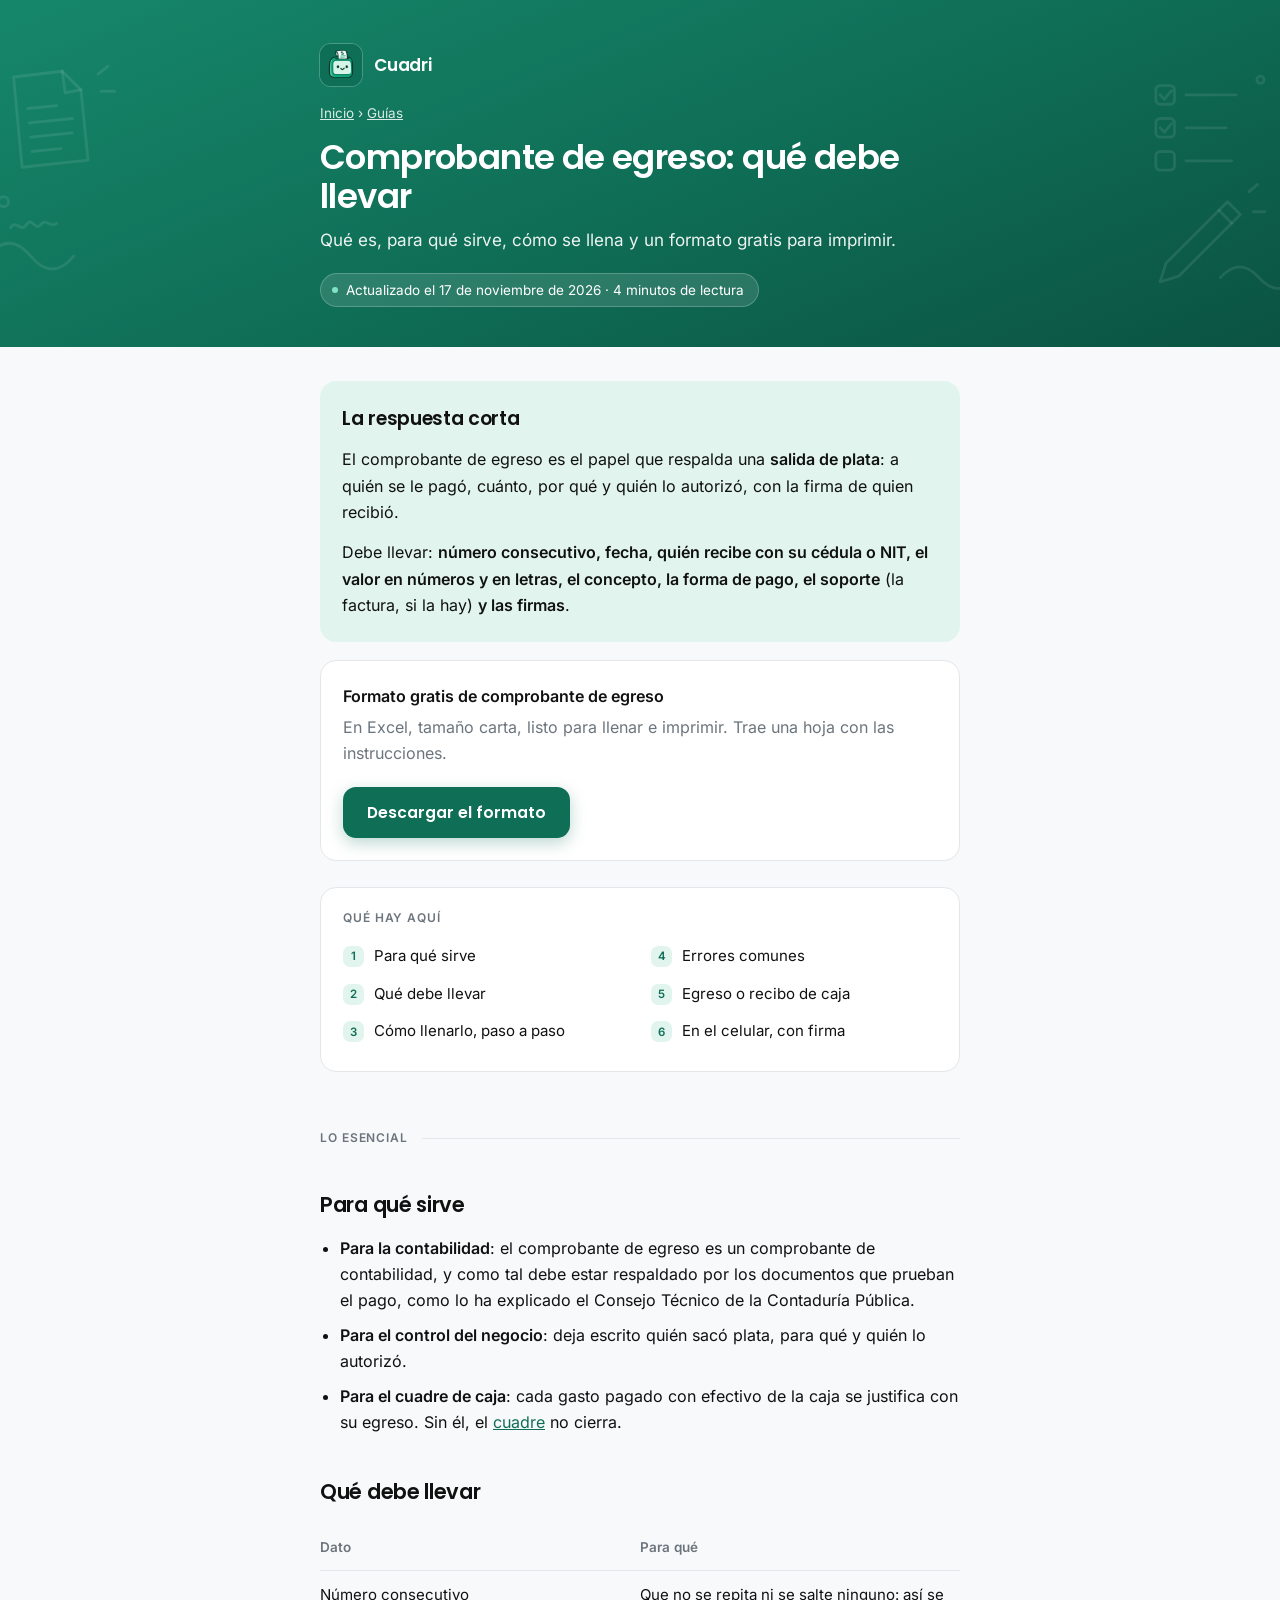
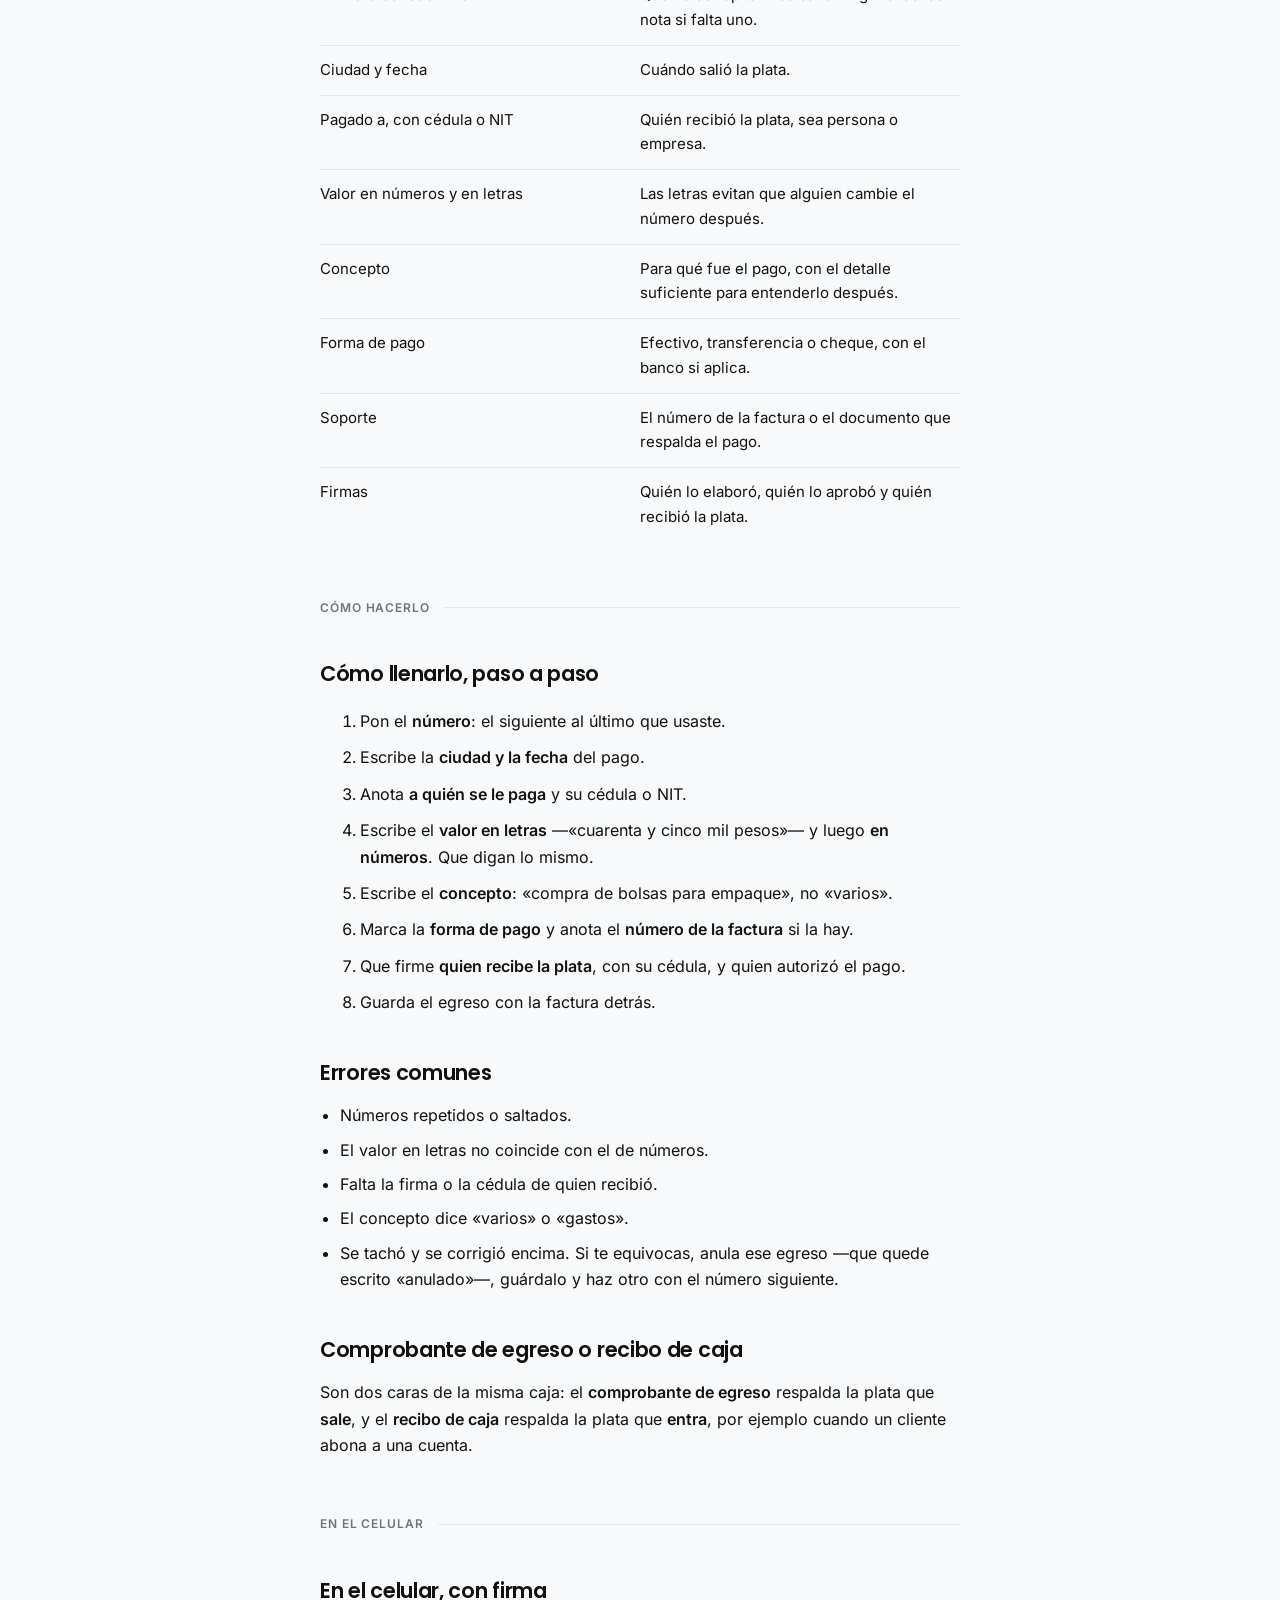
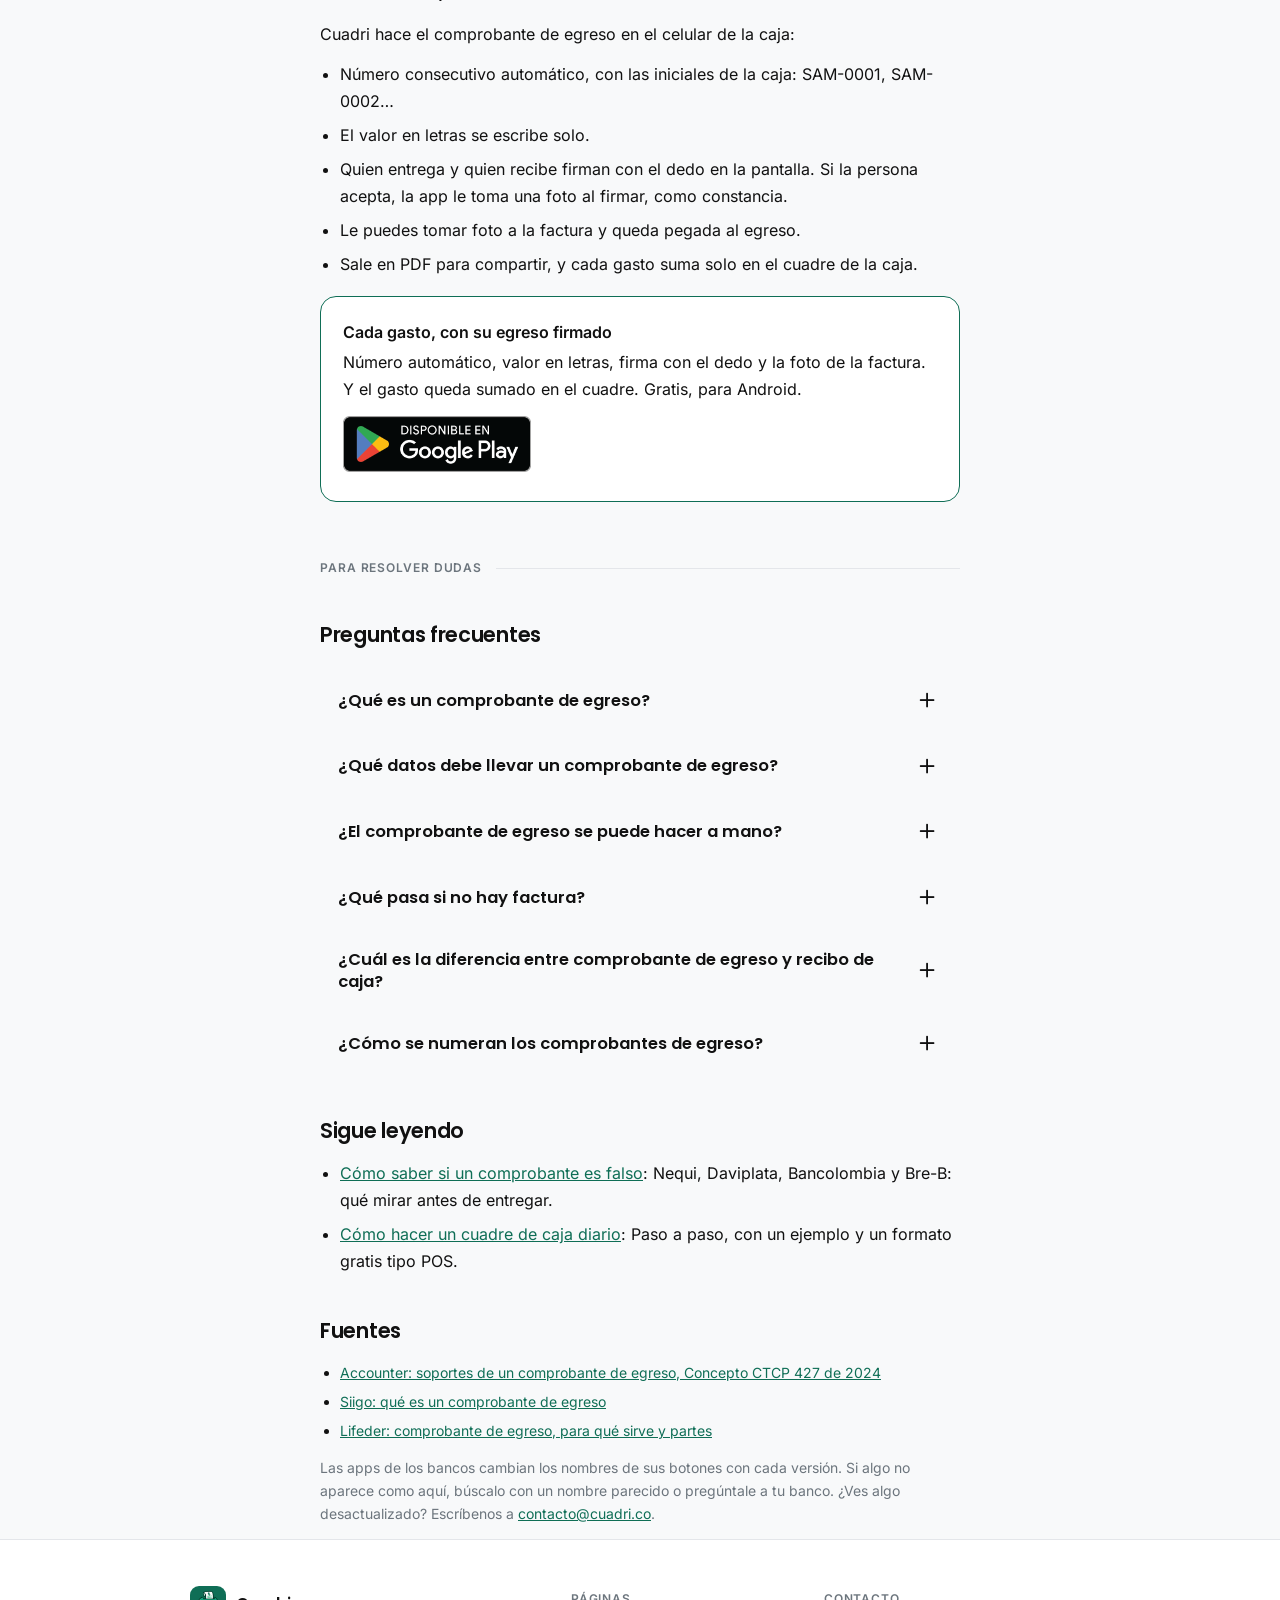
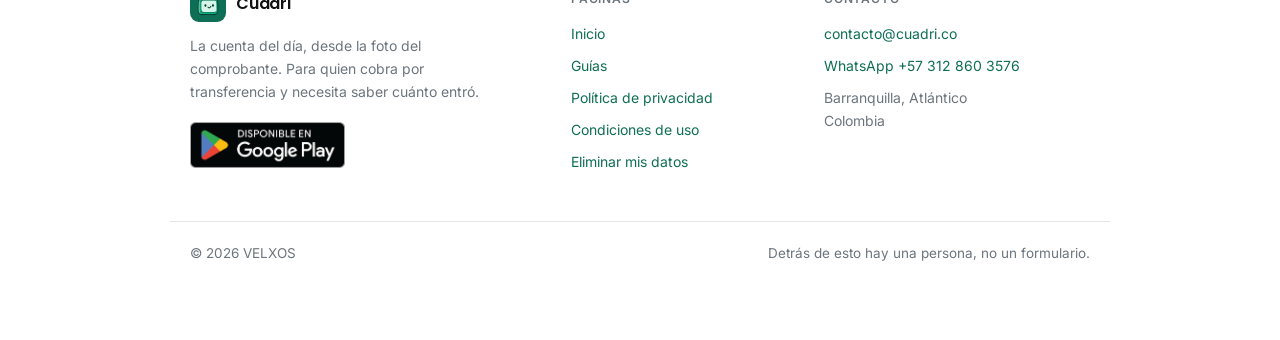
<file: guias/comprobante-de-egreso.html>
<!doctype html>
<html lang="es-CO">
<head>
<meta charset="utf-8">
<meta name="viewport" content="width=device-width, initial-scale=1">
<script>if(/\.html$/.test(location.pathname))history.replaceState(null,"",location.pathname.replace(/(index)?\.html$/,"")+location.search+location.hash)</script>
<title>Comprobante de egreso: qué es, qué debe llevar y formato gratis | Cuadri</title>
<meta name="description" content="Qué es un comprobante de egreso, qué datos debe llevar para que sirva de soporte y cómo llenarlo paso a paso. Con formato gratis en Excel para imprimir.">
<link rel="canonical" href="https://cuadri.co/guias/comprobante-de-egreso">
<meta name="theme-color" content="#0F6E56">
<meta property="og:type" content="article">
<meta property="og:site_name" content="Cuadri">
<meta property="og:locale" content="es_CO">
<meta property="og:title" content="Comprobante de egreso: qué debe llevar">
<meta property="og:description" content="Qué es un comprobante de egreso, qué datos debe llevar para que sirva de soporte y cómo llenarlo paso a paso. Con formato gratis en Excel para imprimir.">
<meta property="og:url" content="https://cuadri.co/guias/comprobante-de-egreso">
<meta property="og:image" content="https://cuadri.co/img/compartir.jpg">
<meta property="og:image:secure_url" content="https://cuadri.co/img/compartir.jpg">
<meta property="og:image:type" content="image/jpeg">
<meta property="og:image:alt" content="Cuadri, el personaje de la app, junto a: verifica comprobantes con el aviso del banco y cuadra la caja">
<meta property="og:image:width" content="1200">
<meta property="og:image:height" content="630">
<meta property="article:published_time" content="2026-11-17">
<meta property="article:modified_time" content="2026-11-17">
<meta name="twitter:card" content="summary_large_image">
<link rel="icon" href="/favicon.ico?v=2" sizes="any">
<link rel="icon" href="/favicon.png?v=2" type="image/png" sizes="192x192">
<link rel="apple-touch-icon" href="/apple-touch-icon.png">
<link rel="stylesheet" href="/estilo.css?v=20261120g">
<style>
  header a.marca { color: inherit; text-decoration: none; }
  .migas { font-size: 13.5px; opacity: .85; margin: -6px 0 14px; }
  .migas a { color: #fff; }
  header .sub { font-size: 17px; opacity: .92; margin: 0 0 12px; max-width: 640px; }
  .descarga { display: flex; flex-wrap: wrap; gap: 14px 18px; align-items: center;
    justify-content: space-between; }
  .descarga p { margin: 0 0 6px; }
  .descarga .boton { margin-bottom: 14px; }
  .cuadri { border-color: var(--marca); }
  .relacionadas { padding-left: 20px; }
  td.n, th.n { text-align: right; font-variant-numeric: tabular-nums; white-space: nowrap; }
  ol.pasos-texto li { margin-bottom: 10px; }
  .fuentes { font-size: 14px; }
  .fuentes li { margin-bottom: 6px; }
  .tarjetas-guias { list-style: none; padding: 0; display: grid; gap: 14px; }
  .tarjetas-guias li { margin: 0; }
  .tarjetas-guias a { display: block; background: var(--superficie); border: 1px solid var(--borde);
    border-radius: var(--radio); padding: 18px 20px; text-decoration: none; color: inherit; }
  .tarjetas-guias a:hover { border-color: var(--marca); }
  .tarjetas-guias b { display: block; font-family: 'Poppins', sans-serif; font-size: 17px;
    color: var(--marca); margin-bottom: 4px; }
</style>
<script type="application/ld+json">
{
 "@context": "https://schema.org",
 "@graph": [
  {
   "@type": "Organization",
   "@id": "https://cuadri.co/#organizacion",
   "name": "Cuadri",
   "url": "https://cuadri.co/",
   "logo": "https://cuadri.co/icono.png"
  },
  {
   "@type": "Article",
   "@id": "https://cuadri.co/guias/comprobante-de-egreso#articulo",
   "headline": "Comprobante de egreso: qué debe llevar",
   "description": "Qué es un comprobante de egreso, qué datos debe llevar para que sirva de soporte y cómo llenarlo paso a paso. Con formato gratis en Excel para imprimir.",
   "inLanguage": "es-CO",
   "datePublished": "2026-11-17",
   "dateModified": "2026-11-17",
   "author": {
    "@type": "Organization",
    "name": "Cuadri",
    "url": "https://cuadri.co/"
   },
   "publisher": {
    "@id": "https://cuadri.co/#organizacion"
   },
   "mainEntityOfPage": "https://cuadri.co/guias/comprobante-de-egreso",
   "image": "https://cuadri.co/img/compartir.jpg",
   "wordCount": 869
  },
  {
   "@type": "BreadcrumbList",
   "itemListElement": [
    {
     "@type": "ListItem",
     "position": 1,
     "name": "Inicio",
     "item": "https://cuadri.co/"
    },
    {
     "@type": "ListItem",
     "position": 2,
     "name": "Guías",
     "item": "https://cuadri.co/guias/"
    },
    {
     "@type": "ListItem",
     "position": 3,
     "name": "Comprobante de egreso: qué debe llevar",
     "item": "https://cuadri.co/guias/comprobante-de-egreso"
    }
   ]
  },
  {
   "@type": "FAQPage",
   "@id": "https://cuadri.co/guias/comprobante-de-egreso#preguntas",
   "inLanguage": "es-CO",
   "mainEntity": [
    {
     "@type": "Question",
     "name": "¿Qué es un comprobante de egreso?",
     "acceptedAnswer": {
      "@type": "Answer",
      "text": "Es el documento que respalda una salida de dinero: a quién se le pagó, cuánto, por qué concepto, de qué forma y quién lo autorizó, con la firma de quien recibió el pago."
     }
    },
    {
     "@type": "Question",
     "name": "¿Qué datos debe llevar un comprobante de egreso?",
     "acceptedAnswer": {
      "@type": "Answer",
      "text": "Número consecutivo, ciudad y fecha, nombre y cédula o NIT de quien recibe, el valor en números y en letras, el concepto, la forma de pago, el soporte o número de factura y las firmas de quien elaboró, aprobó y recibió."
     }
    },
    {
     "@type": "Question",
     "name": "¿El comprobante de egreso se puede hacer a mano?",
     "acceptedAnswer": {
      "@type": "Answer",
      "text": "Sí, siempre que tenga todos los datos y las firmas, y que lleve un número consecutivo. Lo importante es que se pueda leer y que no tenga tachones."
     }
    },
    {
     "@type": "Question",
     "name": "¿Qué pasa si no hay factura?",
     "acceptedAnswer": {
      "@type": "Answer",
      "text": "El comprobante de egreso firmado por quien recibe, con su cédula, deja constancia del pago. Si le compras a alguien que no está obligado a facturar, la DIAN pide además un documento soporte electrónico: confírmalo con tu contador."
     }
    },
    {
     "@type": "Question",
     "name": "¿Cuál es la diferencia entre comprobante de egreso y recibo de caja?",
     "acceptedAnswer": {
      "@type": "Answer",
      "text": "El comprobante de egreso respalda la plata que sale; el recibo de caja, la plata que entra."
     }
    },
    {
     "@type": "Question",
     "name": "¿Cómo se numeran los comprobantes de egreso?",
     "acceptedAnswer": {
      "@type": "Answer",
      "text": "Con un consecutivo que no se repite ni se salta. Si uno sale mal, se marca como anulado, se guarda y se sigue con el número siguiente."
     }
    }
   ]
  },
  {
   "@type": "DigitalDocument",
   "name": "Formato de comprobante de egreso",
   "url": "https://cuadri.co/descargas/formato-comprobante-de-egreso.xlsx",
   "encodingFormat": "application/vnd.openxmlformats-officedocument.spreadsheetml.sheet",
   "isAccessibleForFree": true,
   "inLanguage": "es-CO",
   "publisher": {
    "@id": "https://cuadri.co/#organizacion"
   }
  }
 ]
}
</script>
</head>
<body>

<header class="condiciones">
  <div class="caja">
    <a class="marca" href="/">
      <img src="/icono.png" alt="">
      <span>Cuadri</span>
    </a>
    <p class="migas"><a href="/">Inicio</a> › <a href="/guias/">Guías</a></p>
    <h1>Comprobante de egreso: qué debe llevar</h1>
    <p class="sub">Qué es, para qué sirve, cómo se llena y un formato gratis para imprimir.</p>
    <p class="sello">Actualizado el 17 de noviembre de 2026 · 4 minutos de lectura</p>
  </div>
</header>

<main class="caja">
  <div class="resumen">
    <h2 id="respuesta-corta">La respuesta corta</h2>
    <p>El comprobante de egreso es el papel que respalda una <strong>salida de
    plata</strong>: a quién se le pagó, cuánto, por qué y quién lo autorizó, con
    la firma de quien recibió.</p>
    <p>Debe llevar: <strong>número consecutivo, fecha, quién recibe con su cédula
    o NIT, el valor en números y en letras, el concepto, la forma de pago, el
    soporte</strong> (la factura, si la hay) <strong>y las firmas</strong>.</p>
  </div>

  <div class="tarjeta descarga">
    <div>
      <h3>Formato gratis de comprobante de egreso</h3>
      <p class="suave">En Excel, tamaño carta, listo para llenar e imprimir. Trae
      una hoja con las instrucciones.</p>
    </div>
    <a class="boton verde" href="/descargas/formato-comprobante-de-egreso.xlsx" download>Descargar el formato</a>
  </div>

  <nav class="indice" aria-label="Contenido">
    <p class="rotulo">Qué hay aquí</p>
    <ol>
      <li><a href="#para-que-sirve">Para qué sirve</a></li>
      <li><a href="#que-debe-llevar">Qué debe llevar</a></li>
      <li><a href="#como-llenarlo">Cómo llenarlo, paso a paso</a></li>
      <li><a href="#errores">Errores comunes</a></li>
      <li><a href="#egreso-o-recibo">Egreso o recibo de caja</a></li>
      <li><a href="#con-cuadri">En el celular, con firma</a></li>
    </ol>
  </nav>

  <p class="grupo">Lo esencial</p>

  <h2 id="para-que-sirve">Para qué sirve</h2>
  <ul>
    <li><strong>Para la contabilidad</strong>: el comprobante de egreso es un
    comprobante de contabilidad, y como tal debe estar respaldado por los
    documentos que prueban el pago, como lo ha explicado el Consejo Técnico de
    la Contaduría Pública.</li>
    <li><strong>Para el control del negocio</strong>: deja escrito quién sacó
    plata, para qué y quién lo autorizó.</li>
    <li><strong>Para el cuadre de caja</strong>: cada gasto pagado con efectivo
    de la caja se justifica con su egreso. Sin él, el
    <a href="/guias/cuadre-de-caja">cuadre</a> no cierra.</li>
  </ul>

  <h2 id="que-debe-llevar">Qué debe llevar</h2>
  <table>
    <tr><th>Dato</th><th>Para qué</th></tr>
    <tr><td>Número consecutivo</td><td>Que no se repita ni se salte ninguno: así se nota si falta uno.</td></tr>
    <tr><td>Ciudad y fecha</td><td>Cuándo salió la plata.</td></tr>
    <tr><td>Pagado a, con cédula o NIT</td><td>Quién recibió la plata, sea persona o empresa.</td></tr>
    <tr><td>Valor en números y en letras</td><td>Las letras evitan que alguien cambie el número después.</td></tr>
    <tr><td>Concepto</td><td>Para qué fue el pago, con el detalle suficiente para entenderlo después.</td></tr>
    <tr><td>Forma de pago</td><td>Efectivo, transferencia o cheque, con el banco si aplica.</td></tr>
    <tr><td>Soporte</td><td>El número de la factura o el documento que respalda el pago.</td></tr>
    <tr><td>Firmas</td><td>Quién lo elaboró, quién lo aprobó y quién recibió la plata.</td></tr>
  </table>

  <p class="grupo">Cómo hacerlo</p>

  <h2 id="como-llenarlo">Cómo llenarlo, paso a paso</h2>
  <ol class="pasos-texto">
    <li>Pon el <strong>número</strong>: el siguiente al último que usaste.</li>
    <li>Escribe la <strong>ciudad y la fecha</strong> del pago.</li>
    <li>Anota <strong>a quién se le paga</strong> y su cédula o NIT.</li>
    <li>Escribe el <strong>valor en letras</strong> —«cuarenta y cinco mil
    pesos»— y luego <strong>en números</strong>. Que digan lo mismo.</li>
    <li>Escribe el <strong>concepto</strong>: «compra de bolsas para empaque»,
    no «varios».</li>
    <li>Marca la <strong>forma de pago</strong> y anota el
    <strong>número de la factura</strong> si la hay.</li>
    <li>Que firme <strong>quien recibe la plata</strong>, con su cédula, y
    quien autorizó el pago.</li>
    <li>Guarda el egreso con la factura detrás.</li>
  </ol>

  <h2 id="errores">Errores comunes</h2>
  <ul>
    <li>Números repetidos o saltados.</li>
    <li>El valor en letras no coincide con el de números.</li>
    <li>Falta la firma o la cédula de quien recibió.</li>
    <li>El concepto dice «varios» o «gastos».</li>
    <li>Se tachó y se corrigió encima. Si te equivocas, anula ese egreso —que
    quede escrito «anulado»—, guárdalo y haz otro con el número siguiente.</li>
  </ul>

  <h2 id="egreso-o-recibo">Comprobante de egreso o recibo de caja</h2>
  <p>Son dos caras de la misma caja: el <strong>comprobante de egreso</strong>
  respalda la plata que <strong>sale</strong>, y el <strong>recibo de
  caja</strong> respalda la plata que <strong>entra</strong>, por ejemplo cuando
  un cliente abona a una cuenta.</p>

  <p class="grupo">En el celular</p>

  <h2 id="con-cuadri">En el celular, con firma</h2>
  <p>Cuadri hace el comprobante de egreso en el celular de la caja:</p>
  <ul>
    <li>Número consecutivo automático, con las iniciales de la caja: SAM-0001,
    SAM-0002…</li>
    <li>El valor en letras se escribe solo.</li>
    <li>Quien entrega y quien recibe firman con el dedo en la pantalla. Si la
    persona acepta, la app le toma una foto al firmar, como constancia.</li>
    <li>Le puedes tomar foto a la factura y queda pegada al egreso.</li>
    <li>Sale en PDF para compartir, y cada gasto suma solo en el cuadre de la
    caja.</li>
  </ul>
  <div class="tarjeta cuadri">
    <h3>Cada gasto, con su egreso firmado</h3>
    <p>Número automático, valor en letras, firma con el dedo y la foto de la factura. Y el gasto queda sumado en el cuadre. Gratis, para Android.</p>
    <p><a class="insignia-play" href="https://play.google.com/store/apps/details?id=com.velxos.recuadrao"><img src="/img/google-play.webp" alt="Disponible en Google Play" width="189" height="56"></a></p>
  </div>

  <p class="grupo">Para resolver dudas</p>

  <h2 id="preguntas">Preguntas frecuentes</h2>
  <div class="preguntas">
    <details>
      <summary>¿Qué es un comprobante de egreso?</summary>
      <p>Es el documento que respalda una salida de dinero: a quién se le pagó, cuánto, por qué concepto, de qué forma y quién lo autorizó, con la firma de quien recibió el pago.</p>
    </details>
    <details>
      <summary>¿Qué datos debe llevar un comprobante de egreso?</summary>
      <p>Número consecutivo, ciudad y fecha, nombre y cédula o NIT de quien recibe, el valor en números y en letras, el concepto, la forma de pago, el soporte o número de factura y las firmas de quien elaboró, aprobó y recibió.</p>
    </details>
    <details>
      <summary>¿El comprobante de egreso se puede hacer a mano?</summary>
      <p>Sí, siempre que tenga todos los datos y las firmas, y que lleve un número consecutivo. Lo importante es que se pueda leer y que no tenga tachones.</p>
    </details>
    <details>
      <summary>¿Qué pasa si no hay factura?</summary>
      <p>El comprobante de egreso firmado por quien recibe, con su cédula, deja constancia del pago. Si le compras a alguien que no está obligado a facturar, la DIAN pide además un documento soporte electrónico: confírmalo con tu contador.</p>
    </details>
    <details>
      <summary>¿Cuál es la diferencia entre comprobante de egreso y recibo de caja?</summary>
      <p>El comprobante de egreso respalda la plata que sale; el recibo de caja, la plata que entra.</p>
    </details>
    <details>
      <summary>¿Cómo se numeran los comprobantes de egreso?</summary>
      <p>Con un consecutivo que no se repite ni se salta. Si uno sale mal, se marca como anulado, se guarda y se sigue con el número siguiente.</p>
    </details>
  </div>

  <h2 id="sigue-leyendo">Sigue leyendo</h2>
  <ul class="relacionadas">
    <li><a href="/guias/comprobante-falso">Cómo saber si un comprobante es falso</a>: Nequi, Daviplata, Bancolombia y Bre-B: qué mirar antes de entregar.</li>
    <li><a href="/guias/cuadre-de-caja">Cómo hacer un cuadre de caja diario</a>: Paso a paso, con un ejemplo y un formato gratis tipo POS.</li>
  </ul>

  <h2 id="fuentes">Fuentes</h2>
  <ul class="fuentes">
    <li><a href="https://accounter.co/normatividad/soportes-de-un-comprobante-de-egreso-concepto-ctcp-427-de-2024" rel="nofollow noopener">Accounter: soportes de un comprobante de egreso, Concepto CTCP 427 de 2024</a></li>
    <li><a href="https://www.siigo.com/blog/que-es-un-comprobante-de-egreso/" rel="nofollow noopener">Siigo: qué es un comprobante de egreso</a></li>
    <li><a href="https://www.lifeder.com/comprobante-egreso/" rel="nofollow noopener">Lifeder: comprobante de egreso, para qué sirve y partes</a></li>
  </ul>
  <p class="dato">Las apps de los bancos cambian los nombres de sus botones con
  cada versión. Si algo no aparece como aquí, búscalo con un nombre parecido o
  pregúntale a tu banco. ¿Ves algo desactualizado? Escríbenos a
  <a href="mailto:contacto@cuadri.co">contacto@cuadri.co</a>.</p>
</main>

<a class="arriba" href="#" aria-label="Volver arriba">↑</a>

<footer>
  <div class="caja pie">
    <div class="pie-marca">
      <div class="marca">
        <img src="/icono.png" alt="">
        <span>Cuadri</span>
      </div>
      <p>La cuenta del día, desde la foto del comprobante. Para quien cobra por
      transferencia y necesita saber cuánto entró.</p>
      <a class="insignia-play" href="https://play.google.com/store/apps/details?id=com.velxos.recuadrao"><img src="/img/google-play.webp" alt="Disponible en Google Play" width="189" height="56"></a>
    </div>

    <nav class="pie-col" aria-label="Páginas">
      <p class="rotulo">Páginas</p>
      <ul>
        <li><a href="/">Inicio</a></li>
        <li><a href="/guias/">Guías</a></li>
        <li><a href="/privacidad">Política de privacidad</a></li>
        <li><a href="/condiciones">Condiciones de uso</a></li>
        <li><a href="/eliminar-datos">Eliminar mis datos</a></li>
      </ul>
    </nav>

    <div class="pie-col">
      <p class="rotulo">Contacto</p>
      <ul>
        <li><a href="mailto:contacto@cuadri.co">contacto@cuadri.co</a></li>
        <li><a href="https://wa.me/573128603576">WhatsApp +57 312 860 3576</a></li>
        <li>Barranquilla, Atlántico<br>Colombia</li>
      </ul>
    </div>
  </div>

  <div class="caja pie-abajo">
    <p>© 2026 VELXOS</p>
    <p>Detrás de esto hay una persona, no un formulario.</p>
  </div>
</footer>

<script>
  (function () {
    var arriba = document.querySelector('.arriba');
    if (!arriba) return;
    function mirar() { arriba.classList.toggle('verse', scrollY > 600); }
    addEventListener('scroll', mirar, { passive: true });
    mirar();
    arriba.addEventListener('click', function (e) {
      e.preventDefault();
      scrollTo({ top: 0, behavior: 'smooth' });
    });
  })();
</script>

</body>
</html>
</file>
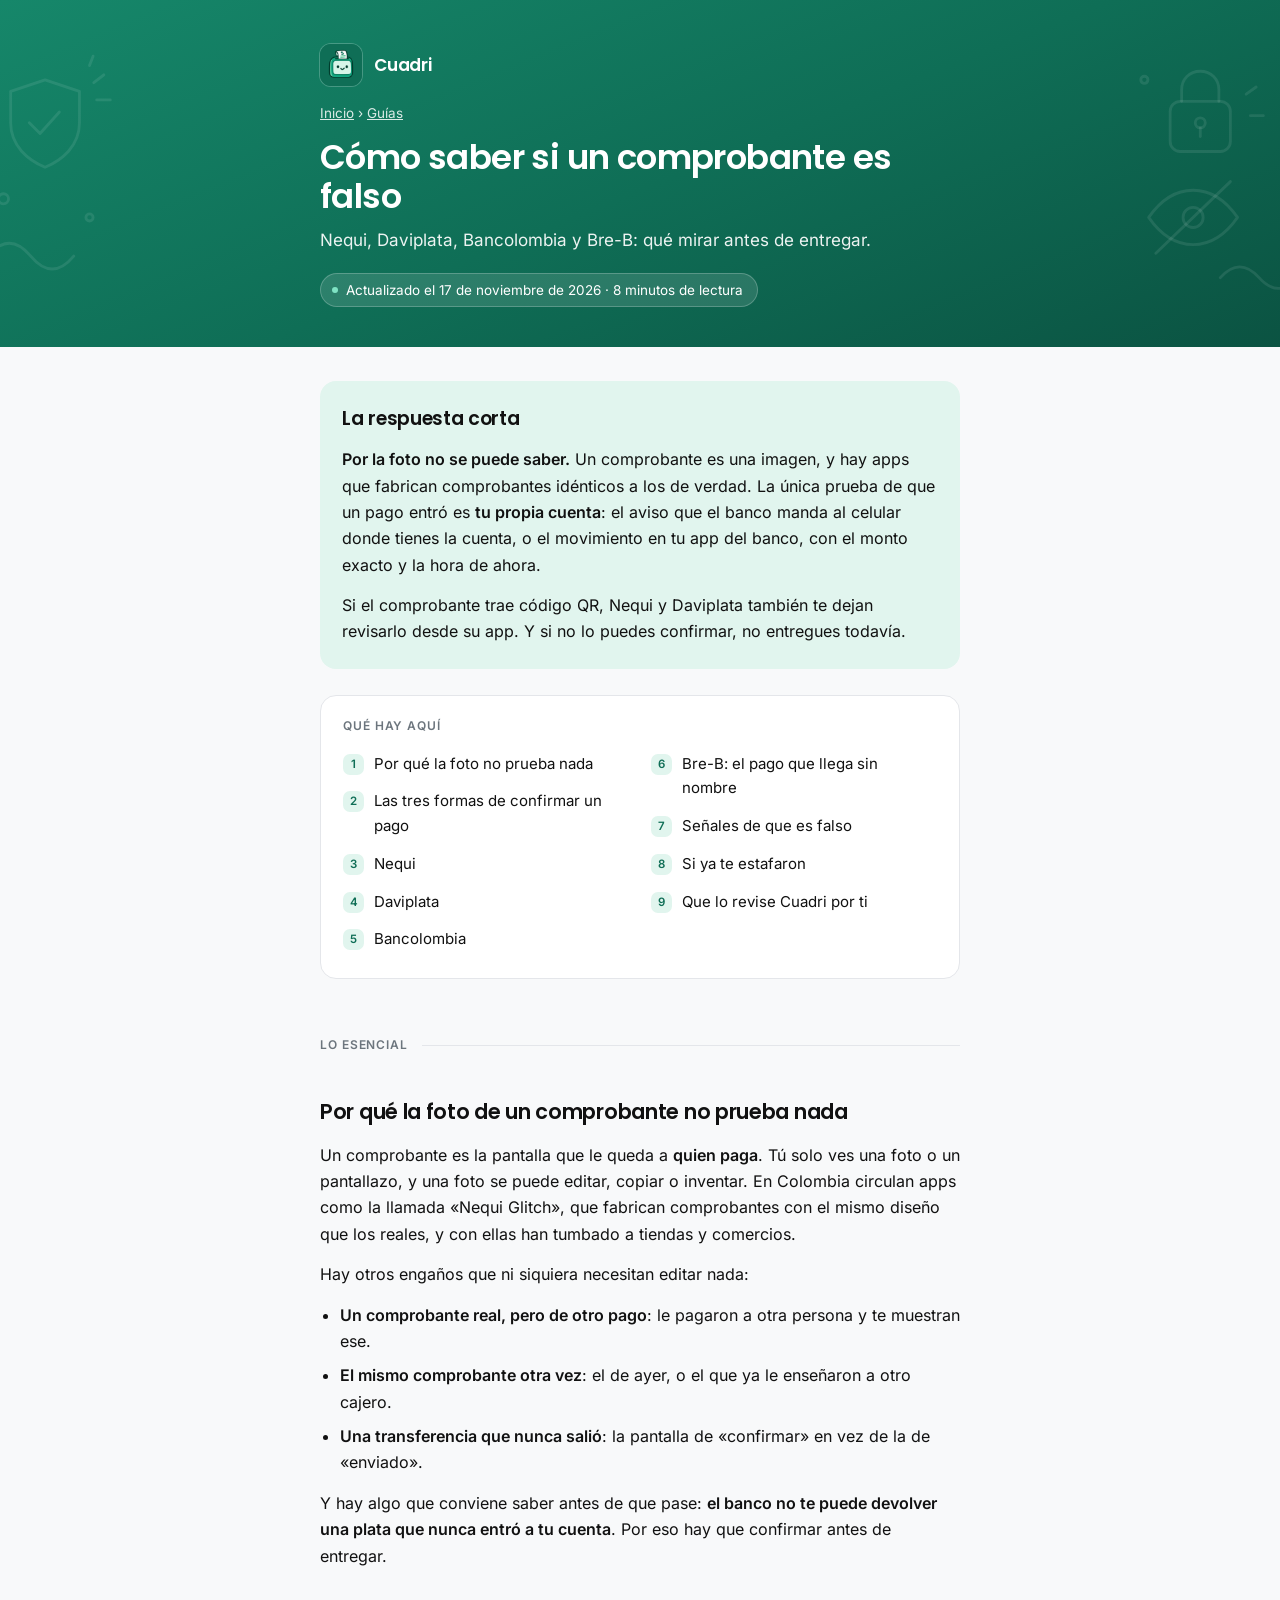
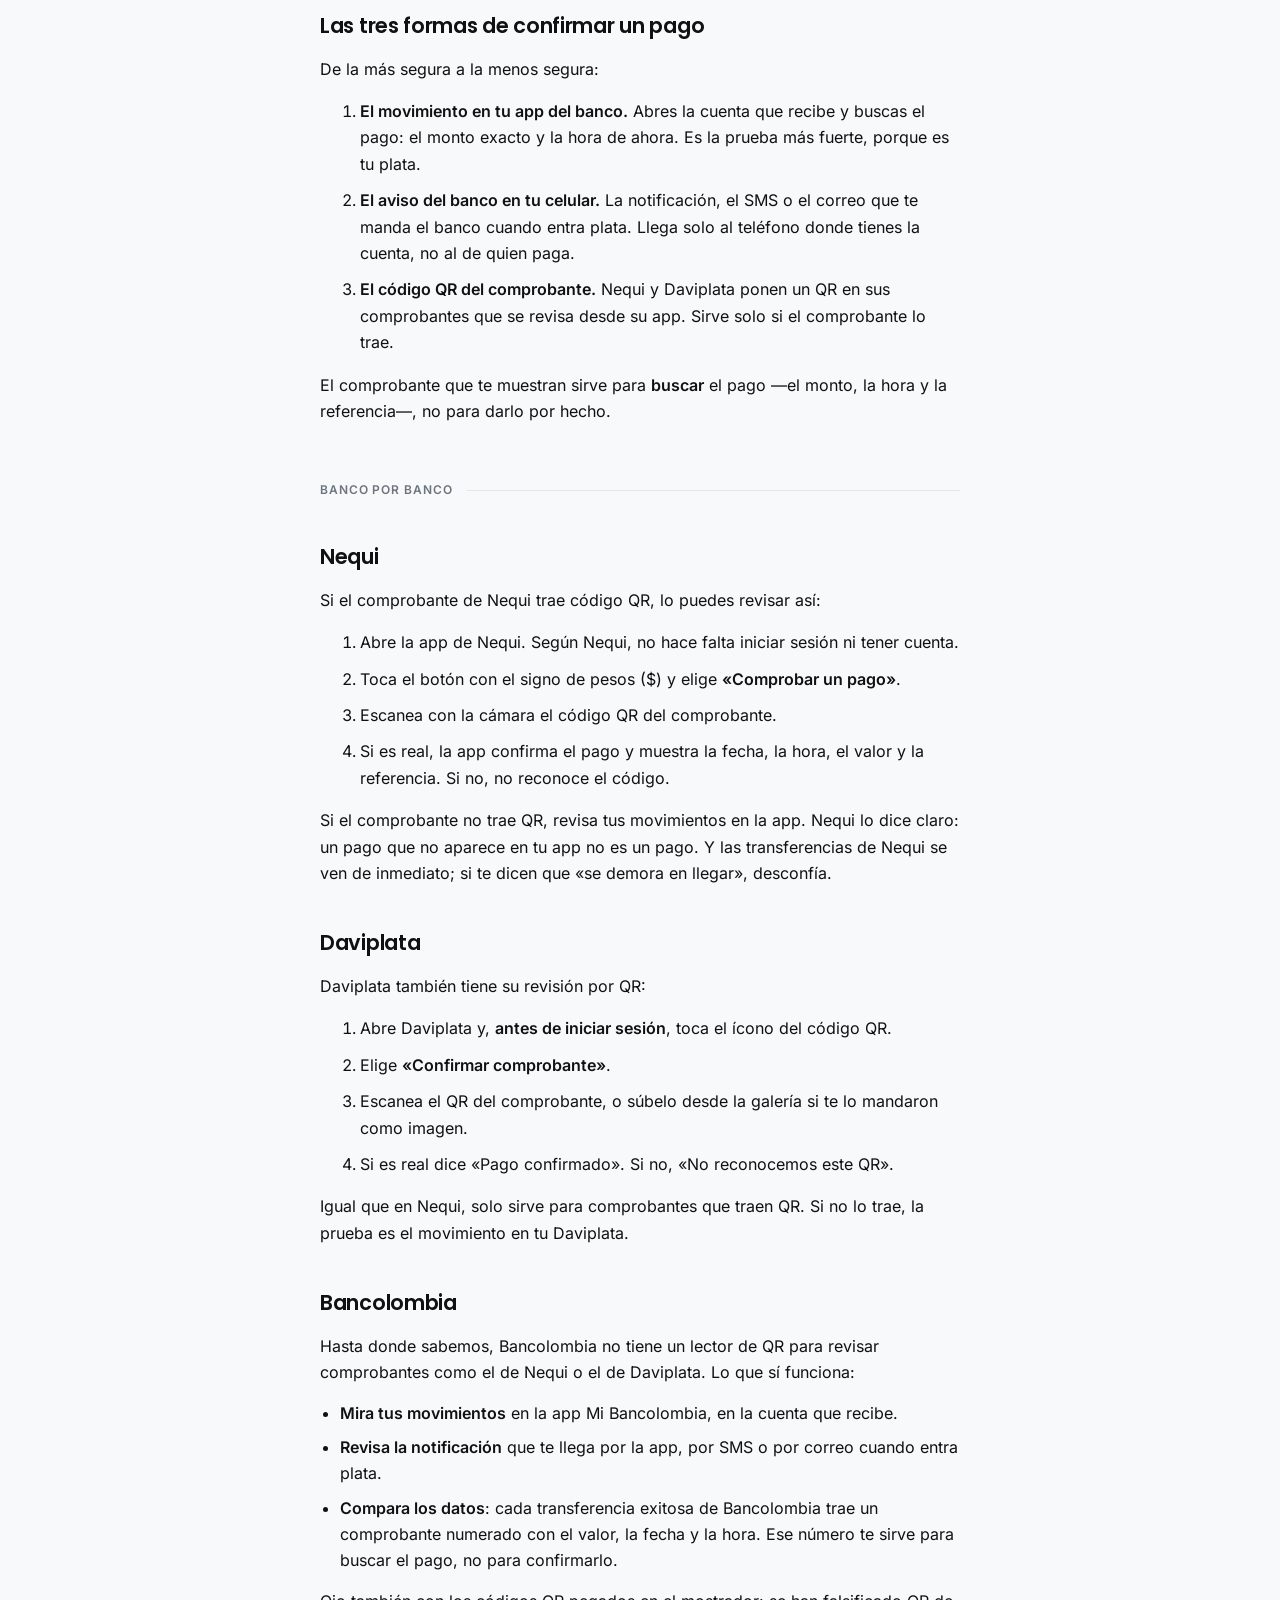
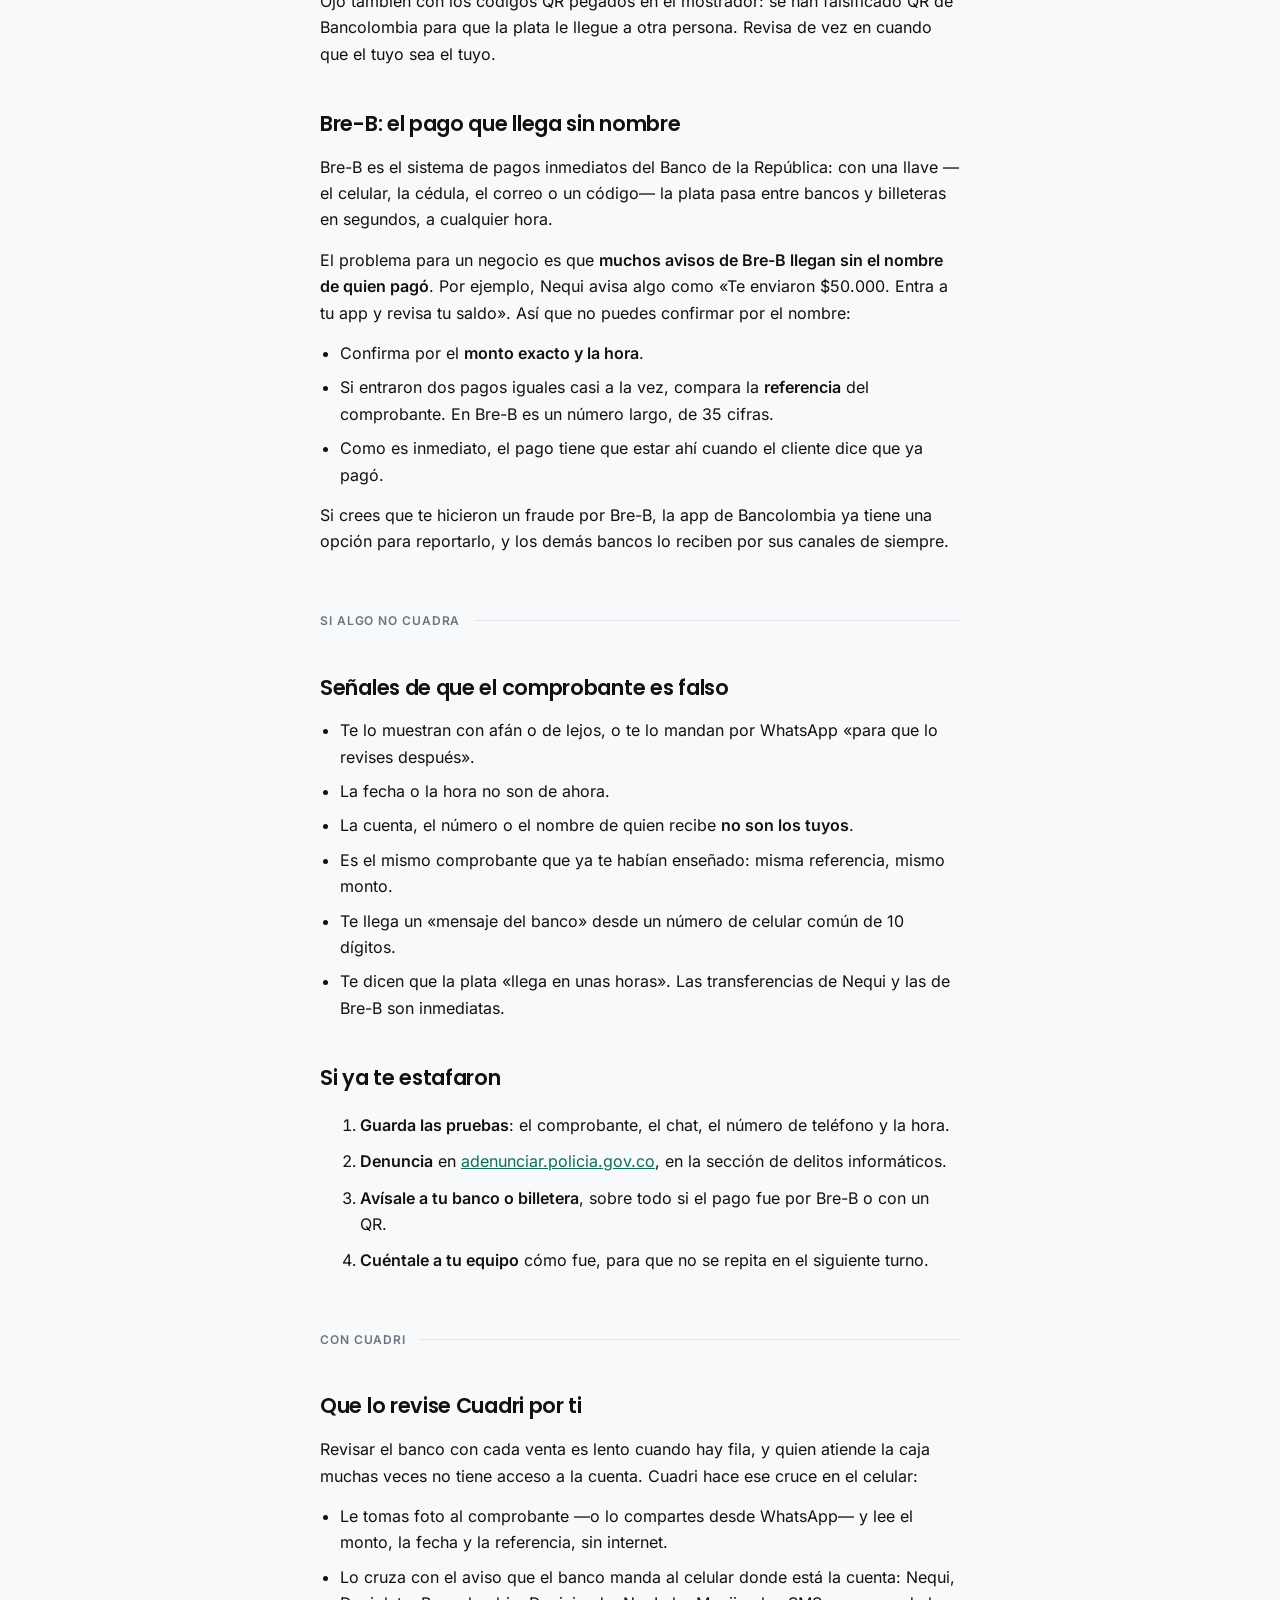
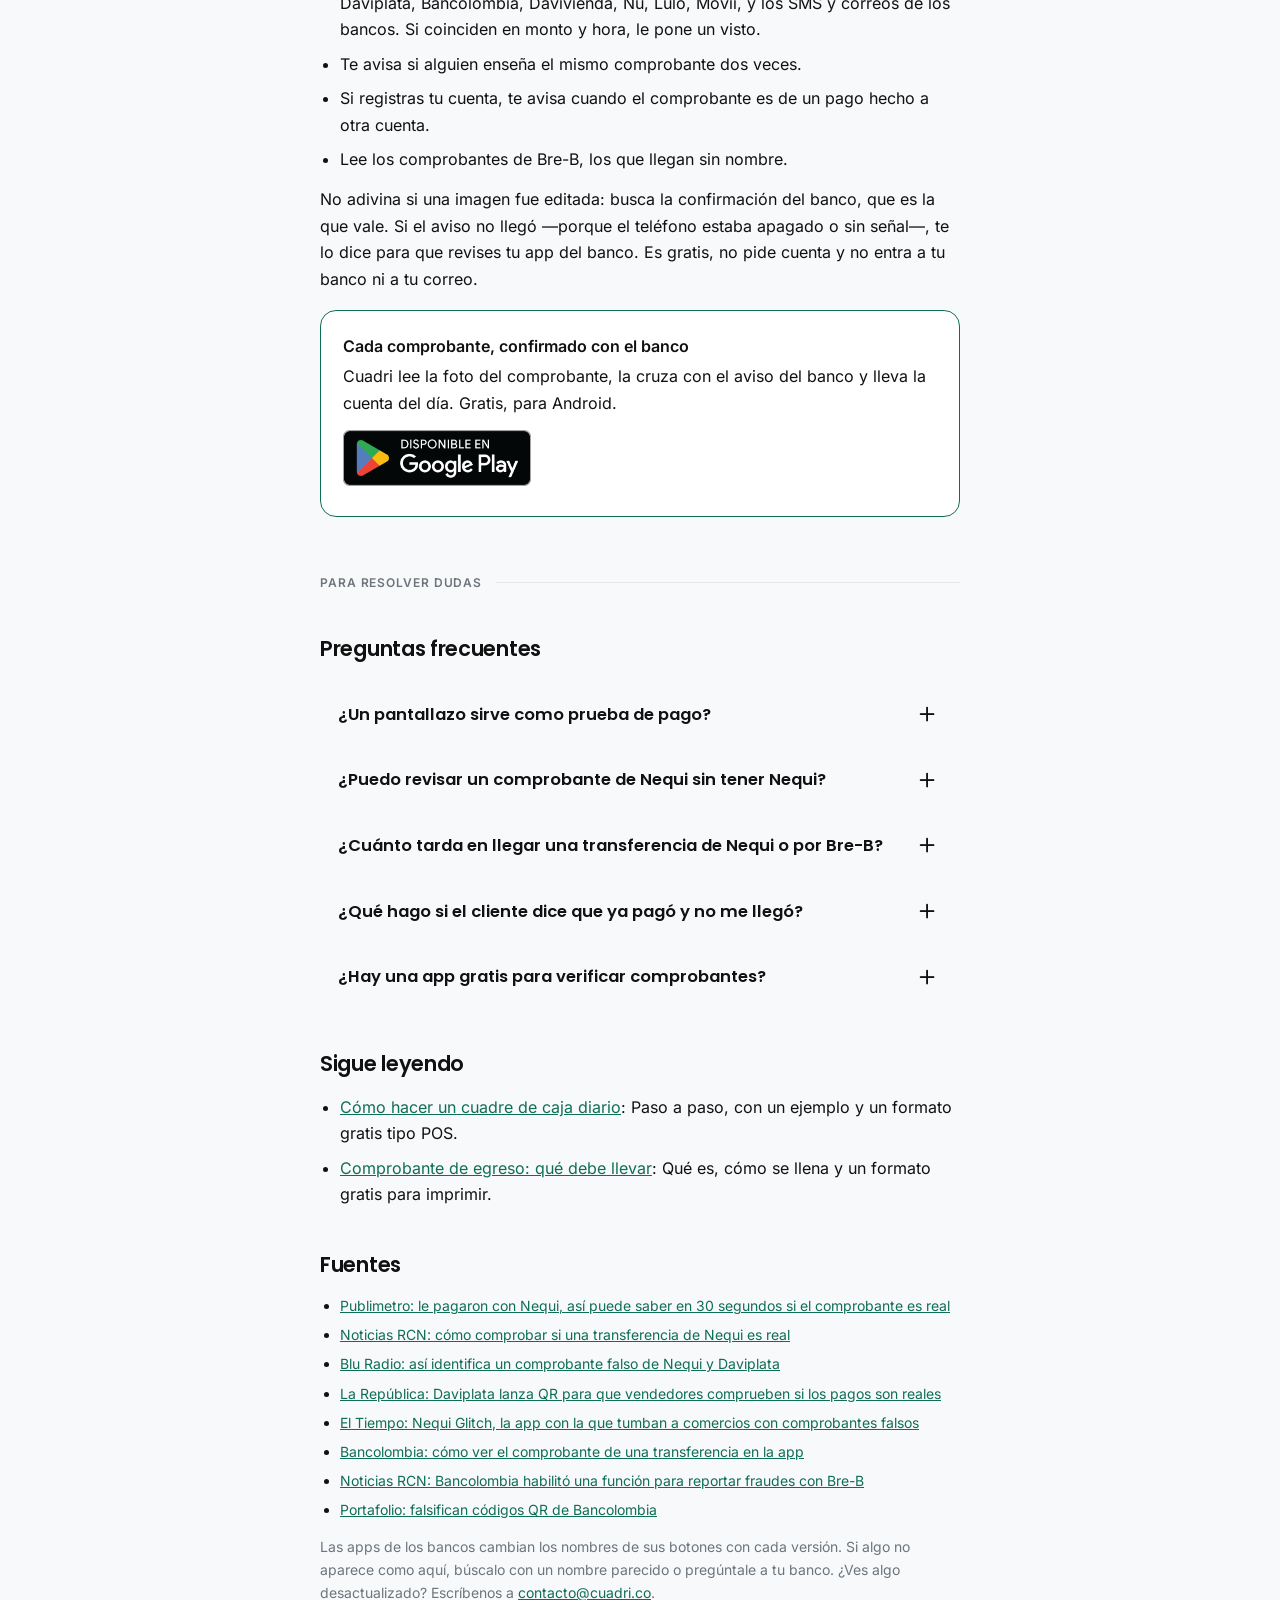
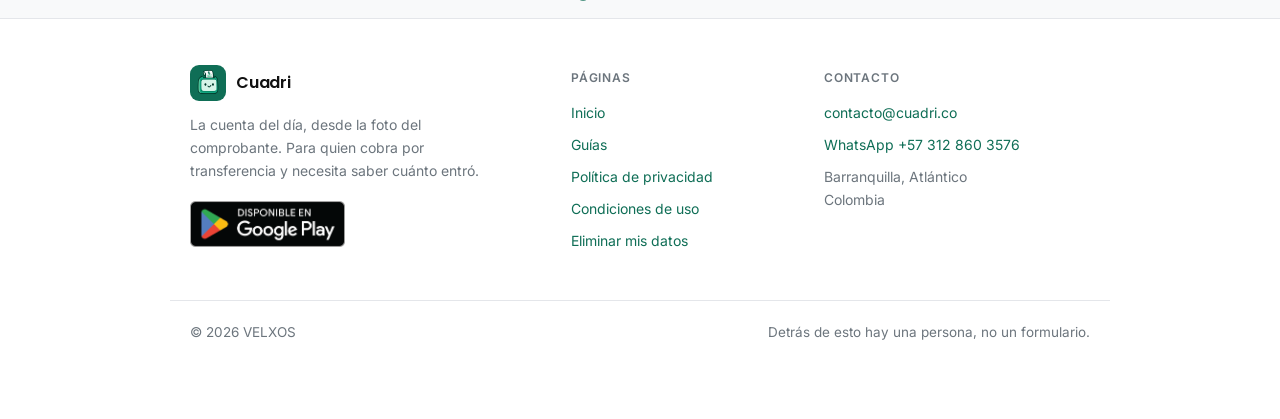
<file: guias/comprobante-falso.html>
<!doctype html>
<html lang="es-CO">
<head>
<meta charset="utf-8">
<meta name="viewport" content="width=device-width, initial-scale=1">
<script>if(/\.html$/.test(location.pathname))history.replaceState(null,"",location.pathname.replace(/(index)?\.html$/,"")+location.search+location.hash)</script>
<title>Cómo saber si un comprobante es falso: Nequi, Daviplata y Bancolombia | Cuadri</title>
<meta name="description" content="Por la foto no se sabe: un comprobante se edita. Así confirmas que un pago de Nequi, Daviplata, Bancolombia o Bre-B entró de verdad, antes de entregar.">
<link rel="canonical" href="https://cuadri.co/guias/comprobante-falso">
<meta name="theme-color" content="#0F6E56">
<meta property="og:type" content="article">
<meta property="og:site_name" content="Cuadri">
<meta property="og:locale" content="es_CO">
<meta property="og:title" content="Cómo saber si un comprobante es falso">
<meta property="og:description" content="Por la foto no se sabe: un comprobante se edita. Así confirmas que un pago de Nequi, Daviplata, Bancolombia o Bre-B entró de verdad, antes de entregar.">
<meta property="og:url" content="https://cuadri.co/guias/comprobante-falso">
<meta property="og:image" content="https://cuadri.co/img/compartir.jpg">
<meta property="og:image:secure_url" content="https://cuadri.co/img/compartir.jpg">
<meta property="og:image:type" content="image/jpeg">
<meta property="og:image:alt" content="Cuadri, el personaje de la app, junto a: verifica comprobantes con el aviso del banco y cuadra la caja">
<meta property="og:image:width" content="1200">
<meta property="og:image:height" content="630">
<meta property="article:published_time" content="2026-11-17">
<meta property="article:modified_time" content="2026-11-17">
<meta name="twitter:card" content="summary_large_image">
<link rel="icon" href="/favicon.ico?v=2" sizes="any">
<link rel="icon" href="/favicon.png?v=2" type="image/png" sizes="192x192">
<link rel="apple-touch-icon" href="/apple-touch-icon.png">
<link rel="stylesheet" href="/estilo.css?v=20261120g">
<style>
  header a.marca { color: inherit; text-decoration: none; }
  .migas { font-size: 13.5px; opacity: .85; margin: -6px 0 14px; }
  .migas a { color: #fff; }
  header .sub { font-size: 17px; opacity: .92; margin: 0 0 12px; max-width: 640px; }
  .descarga { display: flex; flex-wrap: wrap; gap: 14px 18px; align-items: center;
    justify-content: space-between; }
  .descarga p { margin: 0 0 6px; }
  .descarga .boton { margin-bottom: 14px; }
  .cuadri { border-color: var(--marca); }
  .relacionadas { padding-left: 20px; }
  td.n, th.n { text-align: right; font-variant-numeric: tabular-nums; white-space: nowrap; }
  ol.pasos-texto li { margin-bottom: 10px; }
  .fuentes { font-size: 14px; }
  .fuentes li { margin-bottom: 6px; }
  .tarjetas-guias { list-style: none; padding: 0; display: grid; gap: 14px; }
  .tarjetas-guias li { margin: 0; }
  .tarjetas-guias a { display: block; background: var(--superficie); border: 1px solid var(--borde);
    border-radius: var(--radio); padding: 18px 20px; text-decoration: none; color: inherit; }
  .tarjetas-guias a:hover { border-color: var(--marca); }
  .tarjetas-guias b { display: block; font-family: 'Poppins', sans-serif; font-size: 17px;
    color: var(--marca); margin-bottom: 4px; }
</style>
<script type="application/ld+json">
{
 "@context": "https://schema.org",
 "@graph": [
  {
   "@type": "Organization",
   "@id": "https://cuadri.co/#organizacion",
   "name": "Cuadri",
   "url": "https://cuadri.co/",
   "logo": "https://cuadri.co/icono.png"
  },
  {
   "@type": "Article",
   "@id": "https://cuadri.co/guias/comprobante-falso#articulo",
   "headline": "Cómo saber si un comprobante es falso",
   "description": "Por la foto no se sabe: un comprobante se edita. Así confirmas que un pago de Nequi, Daviplata, Bancolombia o Bre-B entró de verdad, antes de entregar.",
   "inLanguage": "es-CO",
   "datePublished": "2026-11-17",
   "dateModified": "2026-11-17",
   "author": {
    "@type": "Organization",
    "name": "Cuadri",
    "url": "https://cuadri.co/"
   },
   "publisher": {
    "@id": "https://cuadri.co/#organizacion"
   },
   "mainEntityOfPage": "https://cuadri.co/guias/comprobante-falso",
   "image": "https://cuadri.co/img/compartir.jpg",
   "wordCount": 1502
  },
  {
   "@type": "BreadcrumbList",
   "itemListElement": [
    {
     "@type": "ListItem",
     "position": 1,
     "name": "Inicio",
     "item": "https://cuadri.co/"
    },
    {
     "@type": "ListItem",
     "position": 2,
     "name": "Guías",
     "item": "https://cuadri.co/guias/"
    },
    {
     "@type": "ListItem",
     "position": 3,
     "name": "Cómo saber si un comprobante es falso",
     "item": "https://cuadri.co/guias/comprobante-falso"
    }
   ]
  },
  {
   "@type": "FAQPage",
   "@id": "https://cuadri.co/guias/comprobante-falso#preguntas",
   "inLanguage": "es-CO",
   "mainEntity": [
    {
     "@type": "Question",
     "name": "¿Un pantallazo sirve como prueba de pago?",
     "acceptedAnswer": {
      "@type": "Answer",
      "text": "No. Un pantallazo es una imagen y se puede editar o reutilizar. La prueba es que la plata aparezca en tu cuenta: el movimiento en tu app del banco o el aviso que te llega al celular."
     }
    },
    {
     "@type": "Question",
     "name": "¿Puedo revisar un comprobante de Nequi sin tener Nequi?",
     "acceptedAnswer": {
      "@type": "Answer",
      "text": "Sí. Según Nequi, la opción «Comprobar un pago» se usa sin iniciar sesión y sin tener cuenta: basta con la app y que el comprobante traiga código QR."
     }
    },
    {
     "@type": "Question",
     "name": "¿Cuánto tarda en llegar una transferencia de Nequi o por Bre-B?",
     "acceptedAnswer": {
      "@type": "Answer",
      "text": "Es inmediata. Si el cliente dice que ya pagó y en tu cuenta no aparece, no entregues todavía."
     }
    },
    {
     "@type": "Question",
     "name": "¿Qué hago si el cliente dice que ya pagó y no me llegó?",
     "acceptedAnswer": {
      "@type": "Answer",
      "text": "No entregues aún. Pídele que revise en su app si el pago salió y a qué número o llave lo mandó, y revisa tus movimientos. Si el pago es real, aparece; si lo mandó a otra cuenta, lo verá en su comprobante."
     }
    },
    {
     "@type": "Question",
     "name": "¿Hay una app gratis para verificar comprobantes?",
     "acceptedAnswer": {
      "@type": "Answer",
      "text": "Nequi y Daviplata revisan gratis sus propios comprobantes con QR. Cuadri es gratis y cruza los comprobantes de varios bancos con el aviso del banco, sin tener que revisar uno por uno."
     }
    }
   ]
  }
 ]
}
</script>
</head>
<body>

<header class="privacidad">
  <div class="caja">
    <a class="marca" href="/">
      <img src="/icono.png" alt="">
      <span>Cuadri</span>
    </a>
    <p class="migas"><a href="/">Inicio</a> › <a href="/guias/">Guías</a></p>
    <h1>Cómo saber si un comprobante es falso</h1>
    <p class="sub">Nequi, Daviplata, Bancolombia y Bre-B: qué mirar antes de entregar.</p>
    <p class="sello">Actualizado el 17 de noviembre de 2026 · 8 minutos de lectura</p>
  </div>
</header>

<main class="caja">
  <div class="resumen">
    <h2 id="respuesta-corta">La respuesta corta</h2>
    <p><strong>Por la foto no se puede saber.</strong> Un comprobante es una
    imagen, y hay apps que fabrican comprobantes idénticos a los de verdad. La
    única prueba de que un pago entró es <strong>tu propia cuenta</strong>: el
    aviso que el banco manda al celular donde tienes la cuenta, o el
    movimiento en tu app del banco, con el monto exacto y la hora de ahora.</p>
    <p>Si el comprobante trae código QR, Nequi y Daviplata también te dejan
    revisarlo desde su app. Y si no lo puedes confirmar, no entregues todavía.</p>
  </div>

  <nav class="indice" aria-label="Contenido">
    <p class="rotulo">Qué hay aquí</p>
    <ol>
      <li><a href="#la-foto-no-prueba">Por qué la foto no prueba nada</a></li>
      <li><a href="#tres-formas">Las tres formas de confirmar un pago</a></li>
      <li><a href="#nequi">Nequi</a></li>
      <li><a href="#daviplata">Daviplata</a></li>
      <li><a href="#bancolombia">Bancolombia</a></li>
      <li><a href="#bre-b">Bre-B: el pago que llega sin nombre</a></li>
      <li><a href="#senales">Señales de que es falso</a></li>
      <li><a href="#si-te-estafaron">Si ya te estafaron</a></li>
      <li><a href="#con-cuadri">Que lo revise Cuadri por ti</a></li>
    </ol>
  </nav>

  <p class="grupo">Lo esencial</p>

  <h2 id="la-foto-no-prueba">Por qué la foto de un comprobante no prueba nada</h2>
  <p>Un comprobante es la pantalla que le queda a <strong>quien paga</strong>.
  Tú solo ves una foto o un pantallazo, y una foto se puede editar, copiar o
  inventar. En Colombia circulan apps como la llamada «Nequi Glitch», que
  fabrican comprobantes con el mismo diseño que los reales, y con ellas han
  tumbado a tiendas y comercios.</p>
  <p>Hay otros engaños que ni siquiera necesitan editar nada:</p>
  <ul>
    <li><strong>Un comprobante real, pero de otro pago</strong>: le pagaron a
    otra persona y te muestran ese.</li>
    <li><strong>El mismo comprobante otra vez</strong>: el de ayer, o el que ya
    le enseñaron a otro cajero.</li>
    <li><strong>Una transferencia que nunca salió</strong>: la pantalla de
    «confirmar» en vez de la de «enviado».</li>
  </ul>
  <p>Y hay algo que conviene saber antes de que pase: <strong>el banco no te
  puede devolver una plata que nunca entró a tu cuenta</strong>. Por eso hay
  que confirmar antes de entregar.</p>

  <h2 id="tres-formas">Las tres formas de confirmar un pago</h2>
  <p>De la más segura a la menos segura:</p>
  <ol class="pasos-texto">
    <li><strong>El movimiento en tu app del banco.</strong> Abres la cuenta que
    recibe y buscas el pago: el monto exacto y la hora de ahora. Es la prueba
    más fuerte, porque es tu plata.</li>
    <li><strong>El aviso del banco en tu celular.</strong> La notificación, el
    SMS o el correo que te manda el banco cuando entra plata. Llega solo al
    teléfono donde tienes la cuenta, no al de quien paga.</li>
    <li><strong>El código QR del comprobante.</strong> Nequi y Daviplata ponen
    un QR en sus comprobantes que se revisa desde su app. Sirve solo si el
    comprobante lo trae.</li>
  </ol>
  <p>El comprobante que te muestran sirve para <strong>buscar</strong> el pago
  —el monto, la hora y la referencia—, no para darlo por hecho.</p>

  <p class="grupo">Banco por banco</p>

  <h2 id="nequi">Nequi</h2>
  <p>Si el comprobante de Nequi trae código QR, lo puedes revisar así:</p>
  <ol class="pasos-texto">
    <li>Abre la app de Nequi. Según Nequi, no hace falta iniciar sesión ni tener
    cuenta.</li>
    <li>Toca el botón con el signo de pesos ($) y elige <strong>«Comprobar un
    pago»</strong>.</li>
    <li>Escanea con la cámara el código QR del comprobante.</li>
    <li>Si es real, la app confirma el pago y muestra la fecha, la hora, el
    valor y la referencia. Si no, no reconoce el código.</li>
  </ol>
  <p>Si el comprobante no trae QR, revisa tus movimientos en la app. Nequi lo
  dice claro: un pago que no aparece en tu app no es un pago. Y las
  transferencias de Nequi se ven de inmediato; si te dicen que «se demora en
  llegar», desconfía.</p>

  <h2 id="daviplata">Daviplata</h2>
  <p>Daviplata también tiene su revisión por QR:</p>
  <ol class="pasos-texto">
    <li>Abre Daviplata y, <strong>antes de iniciar sesión</strong>, toca el
    ícono del código QR.</li>
    <li>Elige <strong>«Confirmar comprobante»</strong>.</li>
    <li>Escanea el QR del comprobante, o súbelo desde la galería si te lo
    mandaron como imagen.</li>
    <li>Si es real dice «Pago confirmado». Si no, «No reconocemos este QR».</li>
  </ol>
  <p>Igual que en Nequi, solo sirve para comprobantes que traen QR. Si no lo
  trae, la prueba es el movimiento en tu Daviplata.</p>

  <h2 id="bancolombia">Bancolombia</h2>
  <p>Hasta donde sabemos, Bancolombia no tiene un lector de QR para revisar
  comprobantes como el de Nequi o el de Daviplata. Lo que sí funciona:</p>
  <ul>
    <li><strong>Mira tus movimientos</strong> en la app Mi Bancolombia, en la
    cuenta que recibe.</li>
    <li><strong>Revisa la notificación</strong> que te llega por la app, por
    SMS o por correo cuando entra plata.</li>
    <li><strong>Compara los datos</strong>: cada transferencia exitosa de
    Bancolombia trae un comprobante numerado con el valor, la fecha y la hora.
    Ese número te sirve para buscar el pago, no para confirmarlo.</li>
  </ul>
  <p>Ojo también con los códigos QR pegados en el mostrador: se han
  falsificado QR de Bancolombia para que la plata le llegue a otra persona.
  Revisa de vez en cuando que el tuyo sea el tuyo.</p>

  <h2 id="bre-b">Bre-B: el pago que llega sin nombre</h2>
  <p>Bre-B es el sistema de pagos inmediatos del Banco de la República: con una
  llave —el celular, la cédula, el correo o un código— la plata pasa entre
  bancos y billeteras en segundos, a cualquier hora.</p>
  <p>El problema para un negocio es que <strong>muchos avisos de Bre-B llegan
  sin el nombre de quien pagó</strong>. Por ejemplo, Nequi avisa algo como
  «Te enviaron $50.000. Entra a tu app y revisa tu saldo». Así que no puedes
  confirmar por el nombre:</p>
  <ul>
    <li>Confirma por el <strong>monto exacto y la hora</strong>.</li>
    <li>Si entraron dos pagos iguales casi a la vez, compara la
    <strong>referencia</strong> del comprobante. En Bre-B es un número largo,
    de 35 cifras.</li>
    <li>Como es inmediato, el pago tiene que estar ahí cuando el cliente dice
    que ya pagó.</li>
  </ul>
  <p>Si crees que te hicieron un fraude por Bre-B, la app de Bancolombia ya
  tiene una opción para reportarlo, y los demás bancos lo reciben por sus
  canales de siempre.</p>

  <p class="grupo">Si algo no cuadra</p>

  <h2 id="senales">Señales de que el comprobante es falso</h2>
  <ul>
    <li>Te lo muestran con afán o de lejos, o te lo mandan por WhatsApp «para
    que lo revises después».</li>
    <li>La fecha o la hora no son de ahora.</li>
    <li>La cuenta, el número o el nombre de quien recibe <strong>no son los
    tuyos</strong>.</li>
    <li>Es el mismo comprobante que ya te habían enseñado: misma referencia,
    mismo monto.</li>
    <li>Te llega un «mensaje del banco» desde un número de celular común de 10
    dígitos.</li>
    <li>Te dicen que la plata «llega en unas horas». Las transferencias de
    Nequi y las de Bre-B son inmediatas.</li>
  </ul>

  <h2 id="si-te-estafaron">Si ya te estafaron</h2>
  <ol class="pasos-texto">
    <li><strong>Guarda las pruebas</strong>: el comprobante, el chat, el
    número de teléfono y la hora.</li>
    <li><strong>Denuncia</strong> en
    <a href="https://adenunciar.policia.gov.co" rel="nofollow noopener">adenunciar.policia.gov.co</a>,
    en la sección de delitos informáticos.</li>
    <li><strong>Avísale a tu banco o billetera</strong>, sobre todo si el
    pago fue por Bre-B o con un QR.</li>
    <li><strong>Cuéntale a tu equipo</strong> cómo fue, para que no se repita
    en el siguiente turno.</li>
  </ol>

  <p class="grupo">Con Cuadri</p>

  <h2 id="con-cuadri">Que lo revise Cuadri por ti</h2>
  <p>Revisar el banco con cada venta es lento cuando hay fila, y quien atiende
  la caja muchas veces no tiene acceso a la cuenta. Cuadri hace ese cruce en
  el celular:</p>
  <ul>
    <li>Le tomas foto al comprobante —o lo compartes desde WhatsApp— y lee el
    monto, la fecha y la referencia, sin internet.</li>
    <li>Lo cruza con el aviso que el banco manda al celular donde está la
    cuenta: Nequi, Daviplata, Bancolombia, Davivienda, Nu, Lulo, Movii, y los
    SMS y correos de los bancos. Si coinciden en monto y hora, le pone un
    visto.</li>
    <li>Te avisa si alguien enseña el mismo comprobante dos veces.</li>
    <li>Si registras tu cuenta, te avisa cuando el comprobante es de un pago
    hecho a otra cuenta.</li>
    <li>Lee los comprobantes de Bre-B, los que llegan sin nombre.</li>
  </ul>
  <p>No adivina si una imagen fue editada: busca la confirmación del banco, que
  es la que vale. Si el aviso no llegó —porque el teléfono estaba apagado o
  sin señal—, te lo dice para que revises tu app del banco. Es gratis, no pide
  cuenta y no entra a tu banco ni a tu correo.</p>
  <div class="tarjeta cuadri">
    <h3>Cada comprobante, confirmado con el banco</h3>
    <p>Cuadri lee la foto del comprobante, la cruza con el aviso del banco y lleva la cuenta del día. Gratis, para Android.</p>
    <p><a class="insignia-play" href="https://play.google.com/store/apps/details?id=com.velxos.recuadrao"><img src="/img/google-play.webp" alt="Disponible en Google Play" width="189" height="56"></a></p>
  </div>

  <p class="grupo">Para resolver dudas</p>

  <h2 id="preguntas">Preguntas frecuentes</h2>
  <div class="preguntas">
    <details>
      <summary>¿Un pantallazo sirve como prueba de pago?</summary>
      <p>No. Un pantallazo es una imagen y se puede editar o reutilizar. La prueba es que la plata aparezca en tu cuenta: el movimiento en tu app del banco o el aviso que te llega al celular.</p>
    </details>
    <details>
      <summary>¿Puedo revisar un comprobante de Nequi sin tener Nequi?</summary>
      <p>Sí. Según Nequi, la opción «Comprobar un pago» se usa sin iniciar sesión y sin tener cuenta: basta con la app y que el comprobante traiga código QR.</p>
    </details>
    <details>
      <summary>¿Cuánto tarda en llegar una transferencia de Nequi o por Bre-B?</summary>
      <p>Es inmediata. Si el cliente dice que ya pagó y en tu cuenta no aparece, no entregues todavía.</p>
    </details>
    <details>
      <summary>¿Qué hago si el cliente dice que ya pagó y no me llegó?</summary>
      <p>No entregues aún. Pídele que revise en su app si el pago salió y a qué número o llave lo mandó, y revisa tus movimientos. Si el pago es real, aparece; si lo mandó a otra cuenta, lo verá en su comprobante.</p>
    </details>
    <details>
      <summary>¿Hay una app gratis para verificar comprobantes?</summary>
      <p>Nequi y Daviplata revisan gratis sus propios comprobantes con QR. Cuadri es gratis y cruza los comprobantes de varios bancos con el aviso del banco, sin tener que revisar uno por uno.</p>
    </details>
  </div>

  <h2 id="sigue-leyendo">Sigue leyendo</h2>
  <ul class="relacionadas">
    <li><a href="/guias/cuadre-de-caja">Cómo hacer un cuadre de caja diario</a>: Paso a paso, con un ejemplo y un formato gratis tipo POS.</li>
    <li><a href="/guias/comprobante-de-egreso">Comprobante de egreso: qué debe llevar</a>: Qué es, cómo se llena y un formato gratis para imprimir.</li>
  </ul>

  <h2 id="fuentes">Fuentes</h2>
  <ul class="fuentes">
    <li><a href="https://www.publimetro.co/noticias/2025/09/16/le-pagaron-con-nequi-asi-puede-saber-en-30-segundos-si-el-comprobante-es-real-o-falso/" rel="nofollow noopener">Publimetro: le pagaron con Nequi, así puede saber en 30 segundos si el comprobante es real</a></li>
    <li><a href="https://www.noticiasrcn.com/economia/como-verificar-si-un-pago-de-nequi-es-real-1063488" rel="nofollow noopener">Noticias RCN: cómo comprobar si una transferencia de Nequi es real</a></li>
    <li><a href="https://www.bluradio.com/sociedad/asi-identifica-un-comprobante-falso-de-nequi-y-daviplata-so35" rel="nofollow noopener">Blu Radio: así identifica un comprobante falso de Nequi y Daviplata</a></li>
    <li><a href="https://www.larepublica.co/finanzas/daviplata-lanza-primer-qr-para-que-vendedores-comprueben-si-los-pagos-son-reales-3756989" rel="nofollow noopener">La República: Daviplata lanza QR para que vendedores comprueben si los pagos son reales</a></li>
    <li><a href="https://www.eltiempo.com/economia/finanzas-personales/nequi-glitch-la-app-con-la-que-tumban-a-comercios-y-tiendas-con-comprobantes-falsos-823979" rel="nofollow noopener">El Tiempo: Nequi Glitch, la app con la que tumban a comercios con comprobantes falsos</a></li>
    <li><a href="https://www.bancolombia.com/centro-de-ayuda/preguntas-frecuentes/ver-comprobante-transferencia-app-bancolombia" rel="nofollow noopener">Bancolombia: cómo ver el comprobante de una transferencia en la app</a></li>
    <li><a href="https://www.noticiasrcn.com/economia/bancolombia-nueva-funcion-para-reportar-fraudes-con-bre-b-1041623" rel="nofollow noopener">Noticias RCN: Bancolombia habilitó una función para reportar fraudes con Bre-B</a></li>
    <li><a href="https://www.portafolio.co/economia/finanzas/falsifican-codigos-qr-de-bancolombia-581439" rel="nofollow noopener">Portafolio: falsifican códigos QR de Bancolombia</a></li>
  </ul>
  <p class="dato">Las apps de los bancos cambian los nombres de sus botones con
  cada versión. Si algo no aparece como aquí, búscalo con un nombre parecido o
  pregúntale a tu banco. ¿Ves algo desactualizado? Escríbenos a
  <a href="mailto:contacto@cuadri.co">contacto@cuadri.co</a>.</p>
</main>

<a class="arriba" href="#" aria-label="Volver arriba">↑</a>

<footer>
  <div class="caja pie">
    <div class="pie-marca">
      <div class="marca">
        <img src="/icono.png" alt="">
        <span>Cuadri</span>
      </div>
      <p>La cuenta del día, desde la foto del comprobante. Para quien cobra por
      transferencia y necesita saber cuánto entró.</p>
      <a class="insignia-play" href="https://play.google.com/store/apps/details?id=com.velxos.recuadrao"><img src="/img/google-play.webp" alt="Disponible en Google Play" width="189" height="56"></a>
    </div>

    <nav class="pie-col" aria-label="Páginas">
      <p class="rotulo">Páginas</p>
      <ul>
        <li><a href="/">Inicio</a></li>
        <li><a href="/guias/">Guías</a></li>
        <li><a href="/privacidad">Política de privacidad</a></li>
        <li><a href="/condiciones">Condiciones de uso</a></li>
        <li><a href="/eliminar-datos">Eliminar mis datos</a></li>
      </ul>
    </nav>

    <div class="pie-col">
      <p class="rotulo">Contacto</p>
      <ul>
        <li><a href="mailto:contacto@cuadri.co">contacto@cuadri.co</a></li>
        <li><a href="https://wa.me/573128603576">WhatsApp +57 312 860 3576</a></li>
        <li>Barranquilla, Atlántico<br>Colombia</li>
      </ul>
    </div>
  </div>

  <div class="caja pie-abajo">
    <p>© 2026 VELXOS</p>
    <p>Detrás de esto hay una persona, no un formulario.</p>
  </div>
</footer>

<script>
  (function () {
    var arriba = document.querySelector('.arriba');
    if (!arriba) return;
    function mirar() { arriba.classList.toggle('verse', scrollY > 600); }
    addEventListener('scroll', mirar, { passive: true });
    mirar();
    arriba.addEventListener('click', function (e) {
      e.preventDefault();
      scrollTo({ top: 0, behavior: 'smooth' });
    });
  })();
</script>

</body>
</html>
</file>
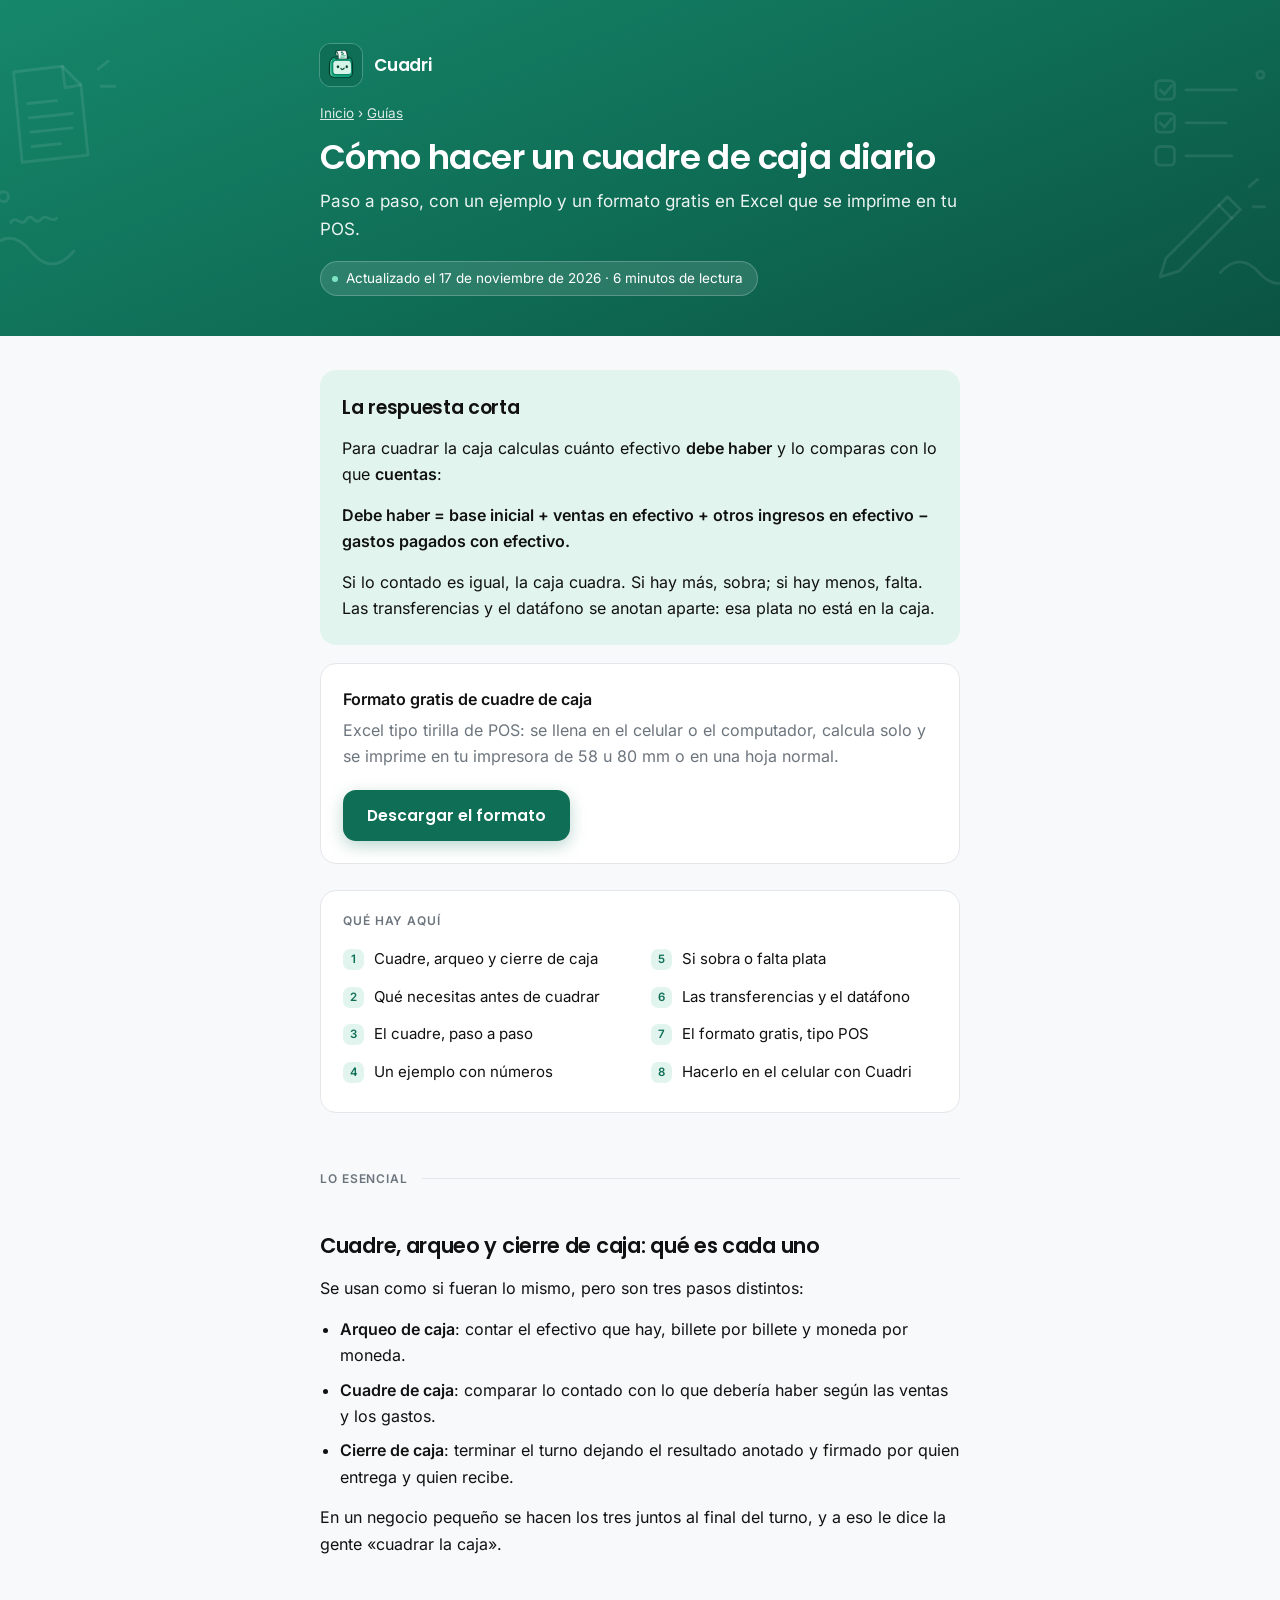
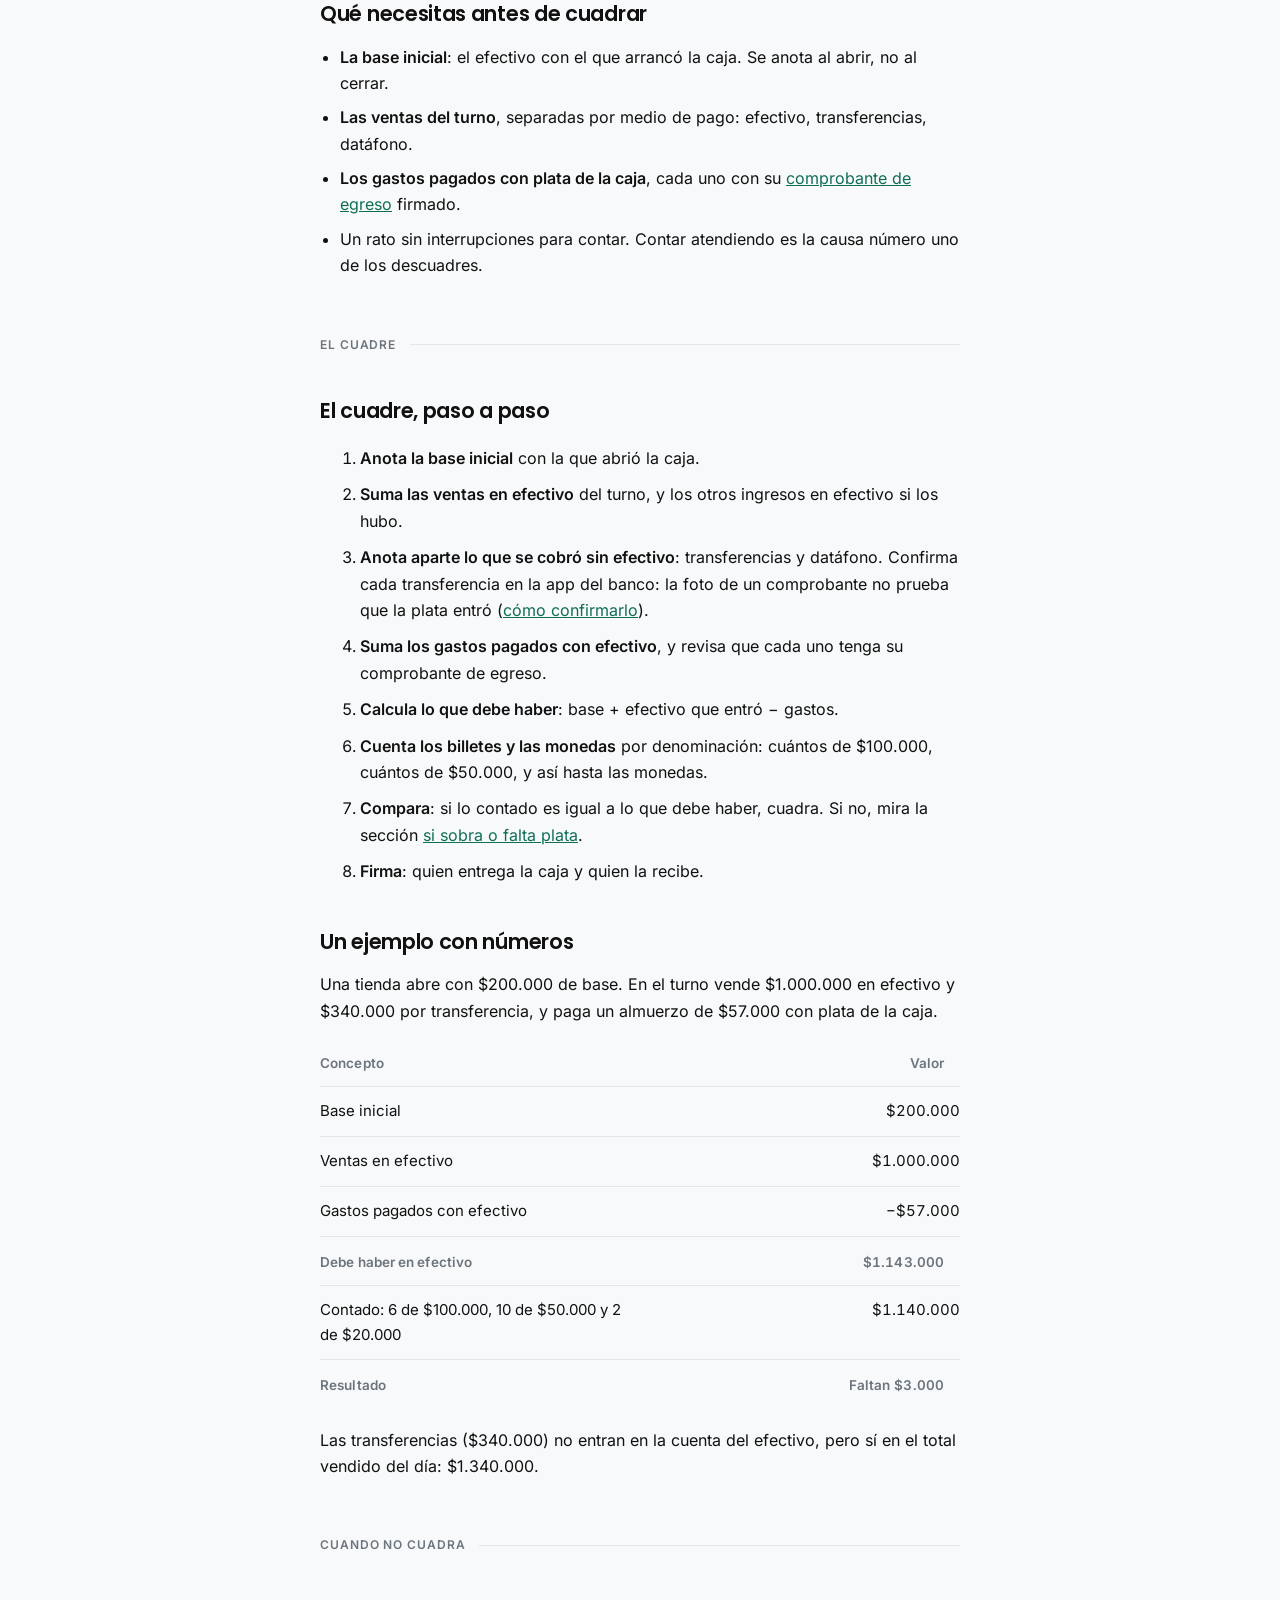
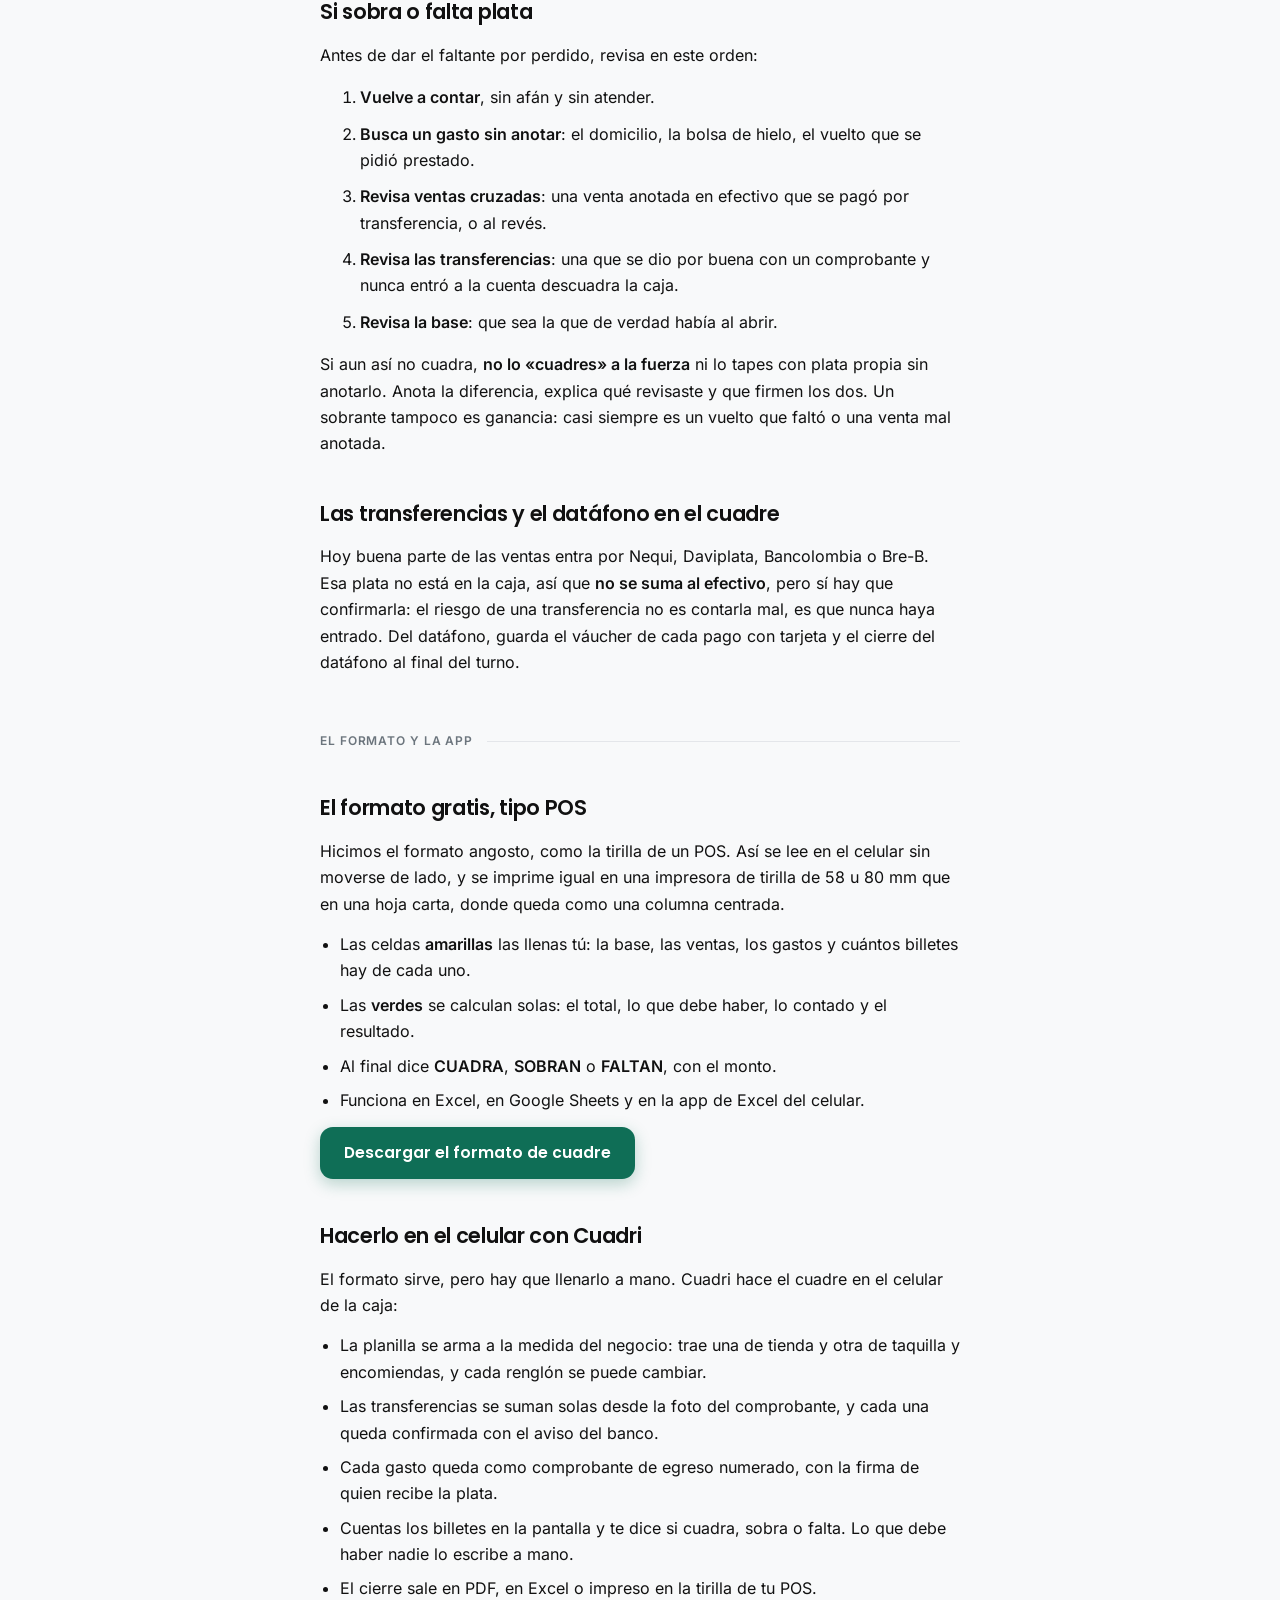
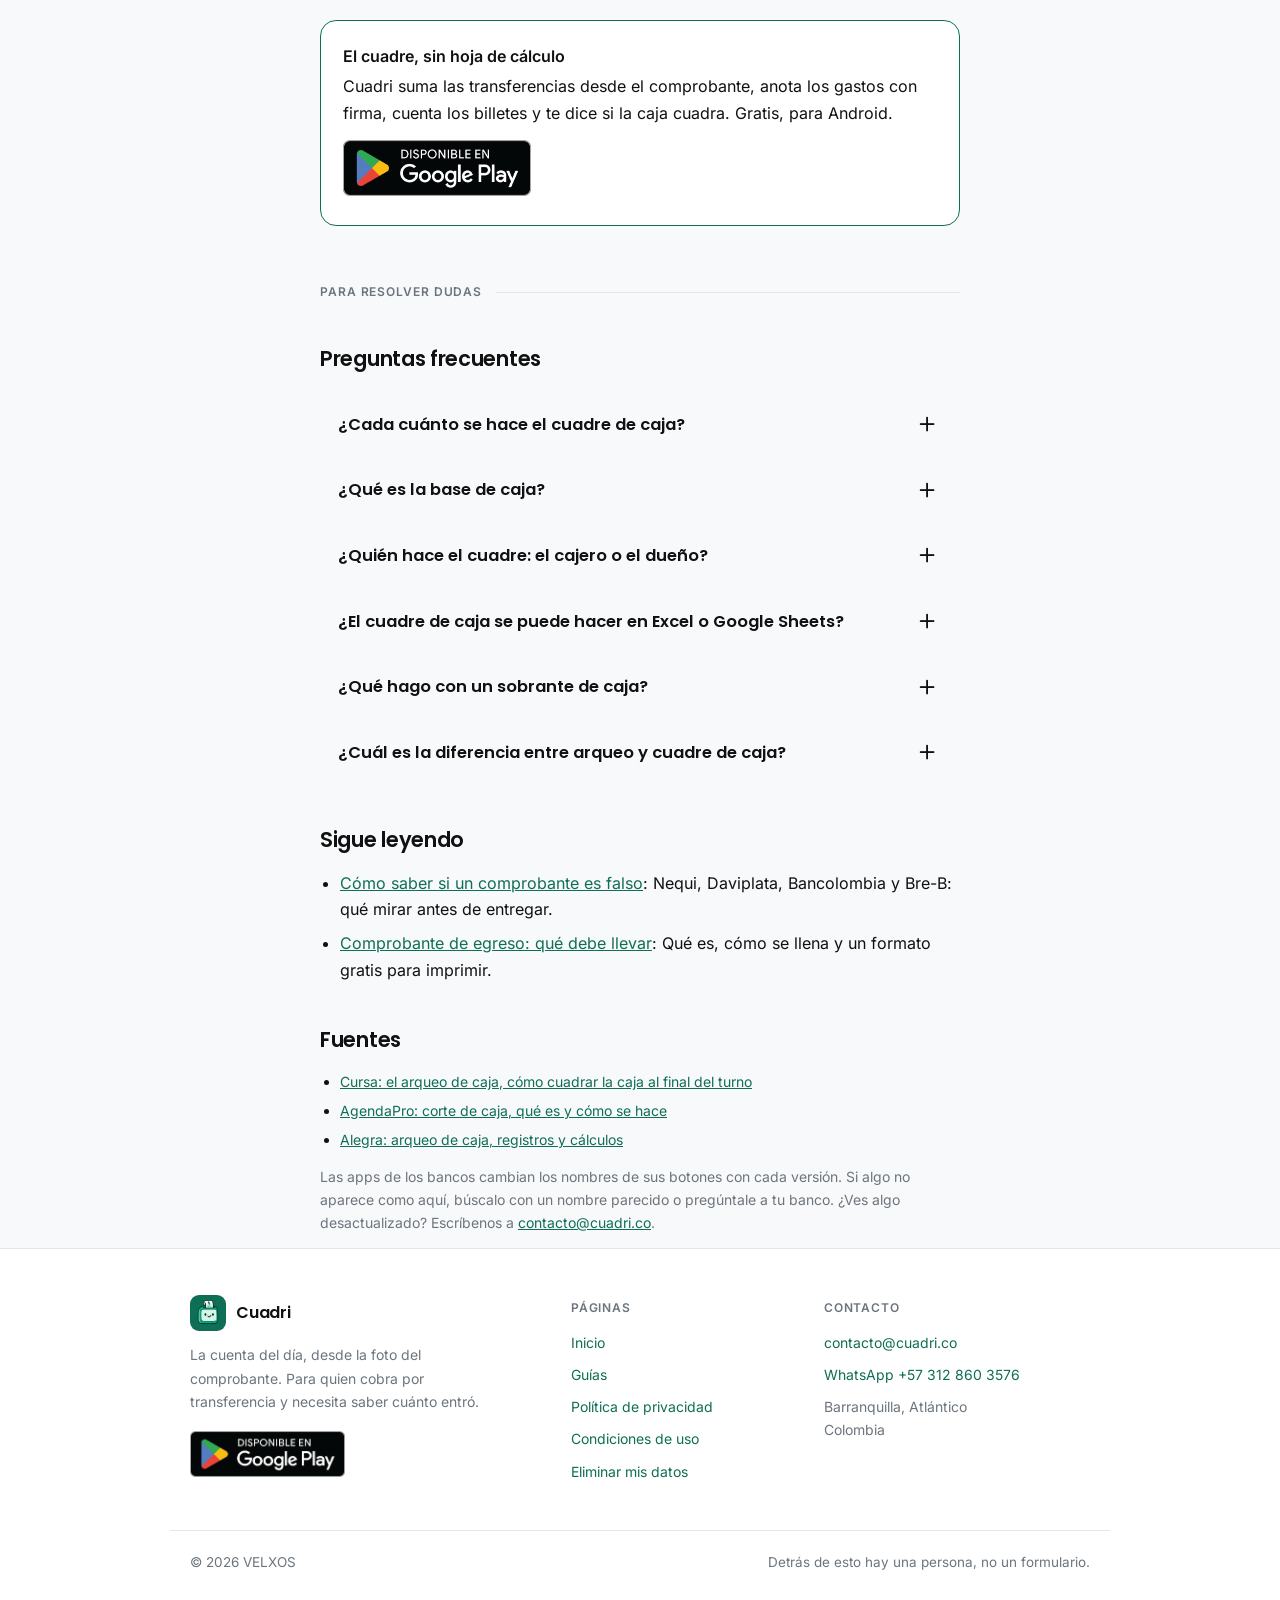
<file: guias/cuadre-de-caja.html>
<!doctype html>
<html lang="es-CO">
<head>
<meta charset="utf-8">
<meta name="viewport" content="width=device-width, initial-scale=1">
<script>if(/\.html$/.test(location.pathname))history.replaceState(null,"",location.pathname.replace(/(index)?\.html$/,"")+location.search+location.hash)</script>
<title>Cómo hacer un cuadre de caja diario, con formato gratis tipo POS | Cuadri</title>
<meta name="description" content="Paso a paso para cuadrar la caja al cierre del turno: base, ventas, gastos, conteo de billetes y qué hacer si sobra o falta. Con formato gratis en Excel tipo POS.">
<link rel="canonical" href="https://cuadri.co/guias/cuadre-de-caja">
<meta name="theme-color" content="#0F6E56">
<meta property="og:type" content="article">
<meta property="og:site_name" content="Cuadri">
<meta property="og:locale" content="es_CO">
<meta property="og:title" content="Cómo hacer un cuadre de caja diario">
<meta property="og:description" content="Paso a paso para cuadrar la caja al cierre del turno: base, ventas, gastos, conteo de billetes y qué hacer si sobra o falta. Con formato gratis en Excel tipo POS.">
<meta property="og:url" content="https://cuadri.co/guias/cuadre-de-caja">
<meta property="og:image" content="https://cuadri.co/img/compartir.jpg">
<meta property="og:image:secure_url" content="https://cuadri.co/img/compartir.jpg">
<meta property="og:image:type" content="image/jpeg">
<meta property="og:image:alt" content="Cuadri, el personaje de la app, junto a: verifica comprobantes con el aviso del banco y cuadra la caja">
<meta property="og:image:width" content="1200">
<meta property="og:image:height" content="630">
<meta property="article:published_time" content="2026-11-17">
<meta property="article:modified_time" content="2026-11-17">
<meta name="twitter:card" content="summary_large_image">
<link rel="icon" href="/favicon.ico?v=2" sizes="any">
<link rel="icon" href="/favicon.png?v=2" type="image/png" sizes="192x192">
<link rel="apple-touch-icon" href="/apple-touch-icon.png">
<link rel="stylesheet" href="/estilo.css?v=20261120g">
<style>
  header a.marca { color: inherit; text-decoration: none; }
  .migas { font-size: 13.5px; opacity: .85; margin: -6px 0 14px; }
  .migas a { color: #fff; }
  header .sub { font-size: 17px; opacity: .92; margin: 0 0 12px; max-width: 640px; }
  .descarga { display: flex; flex-wrap: wrap; gap: 14px 18px; align-items: center;
    justify-content: space-between; }
  .descarga p { margin: 0 0 6px; }
  .descarga .boton { margin-bottom: 14px; }
  .cuadri { border-color: var(--marca); }
  .relacionadas { padding-left: 20px; }
  td.n, th.n { text-align: right; font-variant-numeric: tabular-nums; white-space: nowrap; }
  ol.pasos-texto li { margin-bottom: 10px; }
  .fuentes { font-size: 14px; }
  .fuentes li { margin-bottom: 6px; }
  .tarjetas-guias { list-style: none; padding: 0; display: grid; gap: 14px; }
  .tarjetas-guias li { margin: 0; }
  .tarjetas-guias a { display: block; background: var(--superficie); border: 1px solid var(--borde);
    border-radius: var(--radio); padding: 18px 20px; text-decoration: none; color: inherit; }
  .tarjetas-guias a:hover { border-color: var(--marca); }
  .tarjetas-guias b { display: block; font-family: 'Poppins', sans-serif; font-size: 17px;
    color: var(--marca); margin-bottom: 4px; }
</style>
<script type="application/ld+json">
{
 "@context": "https://schema.org",
 "@graph": [
  {
   "@type": "Organization",
   "@id": "https://cuadri.co/#organizacion",
   "name": "Cuadri",
   "url": "https://cuadri.co/",
   "logo": "https://cuadri.co/icono.png"
  },
  {
   "@type": "Article",
   "@id": "https://cuadri.co/guias/cuadre-de-caja#articulo",
   "headline": "Cómo hacer un cuadre de caja diario",
   "description": "Paso a paso para cuadrar la caja al cierre del turno: base, ventas, gastos, conteo de billetes y qué hacer si sobra o falta. Con formato gratis en Excel tipo POS.",
   "inLanguage": "es-CO",
   "datePublished": "2026-11-17",
   "dateModified": "2026-11-17",
   "author": {
    "@type": "Organization",
    "name": "Cuadri",
    "url": "https://cuadri.co/"
   },
   "publisher": {
    "@id": "https://cuadri.co/#organizacion"
   },
   "mainEntityOfPage": "https://cuadri.co/guias/cuadre-de-caja",
   "image": "https://cuadri.co/img/compartir.jpg",
   "wordCount": 1272
  },
  {
   "@type": "BreadcrumbList",
   "itemListElement": [
    {
     "@type": "ListItem",
     "position": 1,
     "name": "Inicio",
     "item": "https://cuadri.co/"
    },
    {
     "@type": "ListItem",
     "position": 2,
     "name": "Guías",
     "item": "https://cuadri.co/guias/"
    },
    {
     "@type": "ListItem",
     "position": 3,
     "name": "Cómo hacer un cuadre de caja diario",
     "item": "https://cuadri.co/guias/cuadre-de-caja"
    }
   ]
  },
  {
   "@type": "FAQPage",
   "@id": "https://cuadri.co/guias/cuadre-de-caja#preguntas",
   "inLanguage": "es-CO",
   "mainEntity": [
    {
     "@type": "Question",
     "name": "¿Cada cuánto se hace el cuadre de caja?",
     "acceptedAnswer": {
      "@type": "Answer",
      "text": "Al final de cada turno, o al final del día si hay un solo turno. Además conviene hacer de vez en cuando un arqueo sin avisar, a mitad de turno."
     }
    },
    {
     "@type": "Question",
     "name": "¿Qué es la base de caja?",
     "acceptedAnswer": {
      "@type": "Answer",
      "text": "Es el efectivo con el que arranca la caja para dar vueltos. Se anota al abrir el turno y entra en la cuenta de lo que debe haber al cerrar."
     }
    },
    {
     "@type": "Question",
     "name": "¿Quién hace el cuadre: el cajero o el dueño?",
     "acceptedAnswer": {
      "@type": "Answer",
      "text": "Lo hace quien cierra la caja, y lo revisa otra persona: el dueño, el administrador o quien recibe el turno. Al final firman los dos."
     }
    },
    {
     "@type": "Question",
     "name": "¿El cuadre de caja se puede hacer en Excel o Google Sheets?",
     "acceptedAnswer": {
      "@type": "Answer",
      "text": "Sí. El formato gratis de esta guía funciona en los dos: llenas las celdas amarillas y el resultado sale solo. Se imprime en hoja carta o en una impresora de tirilla de POS."
     }
    },
    {
     "@type": "Question",
     "name": "¿Qué hago con un sobrante de caja?",
     "acceptedAnswer": {
      "@type": "Answer",
      "text": "No se lo queda nadie. Se anota, se revisa si faltó un vuelto o si una venta quedó mal anotada, y se guarda aparte hasta aclararlo."
     }
    },
    {
     "@type": "Question",
     "name": "¿Cuál es la diferencia entre arqueo y cuadre de caja?",
     "acceptedAnswer": {
      "@type": "Answer",
      "text": "El arqueo es contar el efectivo que hay. El cuadre es comparar lo contado con lo que debería haber según las ventas y los gastos."
     }
    }
   ]
  },
  {
   "@type": "DigitalDocument",
   "name": "Formato de cuadre de caja diario (tipo POS)",
   "url": "https://cuadri.co/descargas/formato-cuadre-de-caja-diario.xlsx",
   "encodingFormat": "application/vnd.openxmlformats-officedocument.spreadsheetml.sheet",
   "isAccessibleForFree": true,
   "inLanguage": "es-CO",
   "publisher": {
    "@id": "https://cuadri.co/#organizacion"
   }
  }
 ]
}
</script>
</head>
<body>

<header class="condiciones">
  <div class="caja">
    <a class="marca" href="/">
      <img src="/icono.png" alt="">
      <span>Cuadri</span>
    </a>
    <p class="migas"><a href="/">Inicio</a> › <a href="/guias/">Guías</a></p>
    <h1>Cómo hacer un cuadre de caja diario</h1>
    <p class="sub">Paso a paso, con un ejemplo y un formato gratis en Excel que se imprime en tu POS.</p>
    <p class="sello">Actualizado el 17 de noviembre de 2026 · 6 minutos de lectura</p>
  </div>
</header>

<main class="caja">
  <div class="resumen">
    <h2 id="respuesta-corta">La respuesta corta</h2>
    <p>Para cuadrar la caja calculas cuánto efectivo <strong>debe haber</strong>
    y lo comparas con lo que <strong>cuentas</strong>:</p>
    <p><strong>Debe haber = base inicial + ventas en efectivo + otros ingresos en
    efectivo − gastos pagados con efectivo.</strong></p>
    <p>Si lo contado es igual, la caja cuadra. Si hay más, sobra; si hay menos,
    falta. Las transferencias y el datáfono se anotan aparte: esa plata no está
    en la caja.</p>
  </div>

  <div class="tarjeta descarga">
    <div>
      <h3>Formato gratis de cuadre de caja</h3>
      <p class="suave">Excel tipo tirilla de POS: se llena en el celular o el
      computador, calcula solo y se imprime en tu impresora de 58 u 80 mm o en
      una hoja normal.</p>
    </div>
    <a class="boton verde" href="/descargas/formato-cuadre-de-caja-diario.xlsx" download>Descargar el formato</a>
  </div>

  <nav class="indice" aria-label="Contenido">
    <p class="rotulo">Qué hay aquí</p>
    <ol>
      <li><a href="#cuadre-arqueo-cierre">Cuadre, arqueo y cierre de caja</a></li>
      <li><a href="#antes-de-cuadrar">Qué necesitas antes de cuadrar</a></li>
      <li><a href="#paso-a-paso">El cuadre, paso a paso</a></li>
      <li><a href="#ejemplo">Un ejemplo con números</a></li>
      <li><a href="#sobra-o-falta">Si sobra o falta plata</a></li>
      <li><a href="#transferencias">Las transferencias y el datáfono</a></li>
      <li><a href="#formato">El formato gratis, tipo POS</a></li>
      <li><a href="#con-cuadri">Hacerlo en el celular con Cuadri</a></li>
    </ol>
  </nav>

  <p class="grupo">Lo esencial</p>

  <h2 id="cuadre-arqueo-cierre">Cuadre, arqueo y cierre de caja: qué es cada uno</h2>
  <p>Se usan como si fueran lo mismo, pero son tres pasos distintos:</p>
  <ul>
    <li><strong>Arqueo de caja</strong>: contar el efectivo que hay, billete
    por billete y moneda por moneda.</li>
    <li><strong>Cuadre de caja</strong>: comparar lo contado con lo que debería
    haber según las ventas y los gastos.</li>
    <li><strong>Cierre de caja</strong>: terminar el turno dejando el resultado
    anotado y firmado por quien entrega y quien recibe.</li>
  </ul>
  <p>En un negocio pequeño se hacen los tres juntos al final del turno, y a eso
  le dice la gente «cuadrar la caja».</p>

  <h2 id="antes-de-cuadrar">Qué necesitas antes de cuadrar</h2>
  <ul>
    <li><strong>La base inicial</strong>: el efectivo con el que arrancó la
    caja. Se anota al abrir, no al cerrar.</li>
    <li><strong>Las ventas del turno</strong>, separadas por medio de pago:
    efectivo, transferencias, datáfono.</li>
    <li><strong>Los gastos pagados con plata de la caja</strong>, cada uno con
    su <a href="/guias/comprobante-de-egreso">comprobante de egreso</a>
    firmado.</li>
    <li>Un rato sin interrupciones para contar. Contar atendiendo es la causa
    número uno de los descuadres.</li>
  </ul>

  <p class="grupo">El cuadre</p>

  <h2 id="paso-a-paso">El cuadre, paso a paso</h2>
  <ol class="pasos-texto">
    <li><strong>Anota la base inicial</strong> con la que abrió la caja.</li>
    <li><strong>Suma las ventas en efectivo</strong> del turno, y los otros
    ingresos en efectivo si los hubo.</li>
    <li><strong>Anota aparte lo que se cobró sin efectivo</strong>:
    transferencias y datáfono. Confirma cada transferencia en la app del banco:
    la foto de un comprobante no prueba que la plata entró
    (<a href="/guias/comprobante-falso">cómo confirmarlo</a>).</li>
    <li><strong>Suma los gastos pagados con efectivo</strong>, y revisa que cada
    uno tenga su comprobante de egreso.</li>
    <li><strong>Calcula lo que debe haber</strong>: base + efectivo que entró −
    gastos.</li>
    <li><strong>Cuenta los billetes y las monedas</strong> por denominación:
    cuántos de $100.000, cuántos de $50.000, y así hasta las monedas.</li>
    <li><strong>Compara</strong>: si lo contado es igual a lo que debe haber,
    cuadra. Si no, mira la sección <a href="#sobra-o-falta">si sobra o falta
    plata</a>.</li>
    <li><strong>Firma</strong>: quien entrega la caja y quien la recibe.</li>
  </ol>

  <h2 id="ejemplo">Un ejemplo con números</h2>
  <p>Una tienda abre con $200.000 de base. En el turno vende $1.000.000 en
  efectivo y $340.000 por transferencia, y paga un almuerzo de $57.000 con
  plata de la caja.</p>
  <table>
    <tr><th>Concepto</th><th class="n">Valor</th></tr>
    <tr><td>Base inicial</td><td class="n">$200.000</td></tr>
    <tr><td>Ventas en efectivo</td><td class="n">$1.000.000</td></tr>
    <tr><td>Gastos pagados con efectivo</td><td class="n">−$57.000</td></tr>
    <tr><th>Debe haber en efectivo</th><th class="n">$1.143.000</th></tr>
    <tr><td>Contado: 6 de $100.000, 10 de $50.000 y 2 de $20.000</td><td class="n">$1.140.000</td></tr>
    <tr><th>Resultado</th><th class="n">Faltan $3.000</th></tr>
  </table>
  <p>Las transferencias ($340.000) no entran en la cuenta del efectivo, pero sí
  en el total vendido del día: $1.340.000.</p>

  <p class="grupo">Cuando no cuadra</p>

  <h2 id="sobra-o-falta">Si sobra o falta plata</h2>
  <p>Antes de dar el faltante por perdido, revisa en este orden:</p>
  <ol class="pasos-texto">
    <li><strong>Vuelve a contar</strong>, sin afán y sin atender.</li>
    <li><strong>Busca un gasto sin anotar</strong>: el domicilio, la bolsa de
    hielo, el vuelto que se pidió prestado.</li>
    <li><strong>Revisa ventas cruzadas</strong>: una venta anotada en efectivo
    que se pagó por transferencia, o al revés.</li>
    <li><strong>Revisa las transferencias</strong>: una que se dio por buena con
    un comprobante y nunca entró a la cuenta descuadra la caja.</li>
    <li><strong>Revisa la base</strong>: que sea la que de verdad había al
    abrir.</li>
  </ol>
  <p>Si aun así no cuadra, <strong>no lo «cuadres» a la fuerza</strong> ni lo
  tapes con plata propia sin anotarlo. Anota la diferencia, explica qué
  revisaste y que firmen los dos. Un sobrante tampoco es ganancia: casi siempre
  es un vuelto que faltó o una venta mal anotada.</p>

  <h2 id="transferencias">Las transferencias y el datáfono en el cuadre</h2>
  <p>Hoy buena parte de las ventas entra por Nequi, Daviplata, Bancolombia o
  Bre-B. Esa plata no está en la caja, así que <strong>no se suma al
  efectivo</strong>, pero sí hay que confirmarla: el riesgo de una
  transferencia no es contarla mal, es que nunca haya entrado. Del datáfono,
  guarda el váucher de cada pago con tarjeta y el cierre del datáfono al final
  del turno.</p>

  <p class="grupo">El formato y la app</p>

  <h2 id="formato">El formato gratis, tipo POS</h2>
  <p>Hicimos el formato angosto, como la tirilla de un POS. Así se lee en el
  celular sin moverse de lado, y se imprime igual en una impresora de tirilla
  de 58 u 80 mm que en una hoja carta, donde queda como una columna
  centrada.</p>
  <ul>
    <li>Las celdas <strong>amarillas</strong> las llenas tú: la base, las
    ventas, los gastos y cuántos billetes hay de cada uno.</li>
    <li>Las <strong>verdes</strong> se calculan solas: el total, lo que debe
    haber, lo contado y el resultado.</li>
    <li>Al final dice <strong>CUADRA</strong>, <strong>SOBRAN</strong> o
    <strong>FALTAN</strong>, con el monto.</li>
    <li>Funciona en Excel, en Google Sheets y en la app de Excel del celular.</li>
  </ul>
  <p><a class="boton verde" href="/descargas/formato-cuadre-de-caja-diario.xlsx" download>Descargar el formato de cuadre</a></p>

  <h2 id="con-cuadri">Hacerlo en el celular con Cuadri</h2>
  <p>El formato sirve, pero hay que llenarlo a mano. Cuadri hace el cuadre en
  el celular de la caja:</p>
  <ul>
    <li>La planilla se arma a la medida del negocio: trae una de tienda y otra
    de taquilla y encomiendas, y cada renglón se puede cambiar.</li>
    <li>Las transferencias se suman solas desde la foto del comprobante, y cada
    una queda confirmada con el aviso del banco.</li>
    <li>Cada gasto queda como comprobante de egreso numerado, con la firma de
    quien recibe la plata.</li>
    <li>Cuentas los billetes en la pantalla y te dice si cuadra, sobra o falta.
    Lo que debe haber nadie lo escribe a mano.</li>
    <li>El cierre sale en PDF, en Excel o impreso en la tirilla de tu POS.</li>
  </ul>
  <div class="tarjeta cuadri">
    <h3>El cuadre, sin hoja de cálculo</h3>
    <p>Cuadri suma las transferencias desde el comprobante, anota los gastos con firma, cuenta los billetes y te dice si la caja cuadra. Gratis, para Android.</p>
    <p><a class="insignia-play" href="https://play.google.com/store/apps/details?id=com.velxos.recuadrao"><img src="/img/google-play.webp" alt="Disponible en Google Play" width="189" height="56"></a></p>
  </div>

  <p class="grupo">Para resolver dudas</p>

  <h2 id="preguntas">Preguntas frecuentes</h2>
  <div class="preguntas">
    <details>
      <summary>¿Cada cuánto se hace el cuadre de caja?</summary>
      <p>Al final de cada turno, o al final del día si hay un solo turno. Además conviene hacer de vez en cuando un arqueo sin avisar, a mitad de turno.</p>
    </details>
    <details>
      <summary>¿Qué es la base de caja?</summary>
      <p>Es el efectivo con el que arranca la caja para dar vueltos. Se anota al abrir el turno y entra en la cuenta de lo que debe haber al cerrar.</p>
    </details>
    <details>
      <summary>¿Quién hace el cuadre: el cajero o el dueño?</summary>
      <p>Lo hace quien cierra la caja, y lo revisa otra persona: el dueño, el administrador o quien recibe el turno. Al final firman los dos.</p>
    </details>
    <details>
      <summary>¿El cuadre de caja se puede hacer en Excel o Google Sheets?</summary>
      <p>Sí. El formato gratis de esta guía funciona en los dos: llenas las celdas amarillas y el resultado sale solo. Se imprime en hoja carta o en una impresora de tirilla de POS.</p>
    </details>
    <details>
      <summary>¿Qué hago con un sobrante de caja?</summary>
      <p>No se lo queda nadie. Se anota, se revisa si faltó un vuelto o si una venta quedó mal anotada, y se guarda aparte hasta aclararlo.</p>
    </details>
    <details>
      <summary>¿Cuál es la diferencia entre arqueo y cuadre de caja?</summary>
      <p>El arqueo es contar el efectivo que hay. El cuadre es comparar lo contado con lo que debería haber según las ventas y los gastos.</p>
    </details>
  </div>

  <h2 id="sigue-leyendo">Sigue leyendo</h2>
  <ul class="relacionadas">
    <li><a href="/guias/comprobante-falso">Cómo saber si un comprobante es falso</a>: Nequi, Daviplata, Bancolombia y Bre-B: qué mirar antes de entregar.</li>
    <li><a href="/guias/comprobante-de-egreso">Comprobante de egreso: qué debe llevar</a>: Qué es, cómo se llena y un formato gratis para imprimir.</li>
  </ul>

  <h2 id="fuentes">Fuentes</h2>
  <ul class="fuentes">
    <li><a href="https://cursa.app/es/articulo/el-arqueo-de-caja-como-cuadrar-la-caja-al-final-del-turno-paso-a-paso" rel="nofollow noopener">Cursa: el arqueo de caja, cómo cuadrar la caja al final del turno</a></li>
    <li><a href="https://agendapro.com/blog/como-se-hace-un-corte-de-caja/" rel="nofollow noopener">AgendaPro: corte de caja, qué es y cómo se hace</a></li>
    <li><a href="https://blog.alegra.com/costa-rica/arqueo-de-caja-guia-registros-calculos/" rel="nofollow noopener">Alegra: arqueo de caja, registros y cálculos</a></li>
  </ul>
  <p class="dato">Las apps de los bancos cambian los nombres de sus botones con
  cada versión. Si algo no aparece como aquí, búscalo con un nombre parecido o
  pregúntale a tu banco. ¿Ves algo desactualizado? Escríbenos a
  <a href="mailto:contacto@cuadri.co">contacto@cuadri.co</a>.</p>
</main>

<a class="arriba" href="#" aria-label="Volver arriba">↑</a>

<footer>
  <div class="caja pie">
    <div class="pie-marca">
      <div class="marca">
        <img src="/icono.png" alt="">
        <span>Cuadri</span>
      </div>
      <p>La cuenta del día, desde la foto del comprobante. Para quien cobra por
      transferencia y necesita saber cuánto entró.</p>
      <a class="insignia-play" href="https://play.google.com/store/apps/details?id=com.velxos.recuadrao"><img src="/img/google-play.webp" alt="Disponible en Google Play" width="189" height="56"></a>
    </div>

    <nav class="pie-col" aria-label="Páginas">
      <p class="rotulo">Páginas</p>
      <ul>
        <li><a href="/">Inicio</a></li>
        <li><a href="/guias/">Guías</a></li>
        <li><a href="/privacidad">Política de privacidad</a></li>
        <li><a href="/condiciones">Condiciones de uso</a></li>
        <li><a href="/eliminar-datos">Eliminar mis datos</a></li>
      </ul>
    </nav>

    <div class="pie-col">
      <p class="rotulo">Contacto</p>
      <ul>
        <li><a href="mailto:contacto@cuadri.co">contacto@cuadri.co</a></li>
        <li><a href="https://wa.me/573128603576">WhatsApp +57 312 860 3576</a></li>
        <li>Barranquilla, Atlántico<br>Colombia</li>
      </ul>
    </div>
  </div>

  <div class="caja pie-abajo">
    <p>© 2026 VELXOS</p>
    <p>Detrás de esto hay una persona, no un formulario.</p>
  </div>
</footer>

<script>
  (function () {
    var arriba = document.querySelector('.arriba');
    if (!arriba) return;
    function mirar() { arriba.classList.toggle('verse', scrollY > 600); }
    addEventListener('scroll', mirar, { passive: true });
    mirar();
    arriba.addEventListener('click', function (e) {
      e.preventDefault();
      scrollTo({ top: 0, behavior: 'smooth' });
    });
  })();
</script>

</body>
</html>
</file>
<file: estilo.css>
@font-face {
  font-family: 'Poppins';
  src: url('fuentes/Poppins-SemiBold.ttf') format('truetype');
  font-weight: 600;
  font-display: swap;
}
@font-face {
  font-family: 'Inter';
  src: url('fuentes/Inter-Regular.ttf') format('truetype');
  font-weight: 400;
  font-display: swap;
}
@font-face {
  font-family: 'Inter';
  src: url('fuentes/Inter-SemiBold.ttf') format('truetype');
  font-weight: 600;
  font-display: swap;
}

@font-face {
  font-family: 'Lucide';
  src: url('fuentes/lucide.woff?v=20261116') format('woff');
  font-display: block;
}

:root {
  --marca: #0F6E56;
  --marca-suave: #E1F5EE;
  --fondo: #F8F9FA;
  --superficie: #FFFFFF;
  --texto: #111111;
  --texto-suave: #6C757D;
  --borde: #E4E6EA;
  --radio: 16px;
}

* { box-sizing: border-box; }

body {
  margin: 0;
  background: var(--fondo);
  color: var(--texto);
  font-family: 'Inter', system-ui, -apple-system, sans-serif;
  font-size: 16px;
  line-height: 1.65;
  -webkit-text-size-adjust: 100%;
}

.caja { max-width: 680px; margin: 0 auto; padding: 0 20px; }

header {
  background: var(--marca);
  background-image: url("data:image/svg+xml,%3Csvg xmlns='http://www.w3.org/2000/svg' width='240' height='340' viewBox='0 0 240 340'%3E%3Cg fill='none' stroke='%23fff' stroke-opacity='.09' stroke-width='4' stroke-linecap='round' stroke-linejoin='round'%3E%3Cpath d='M40 40L118 30L132 128L122 122L112 131L102 124L92 133L82 126L72 135L62 128L54 138Z'/%3E%3Cpath d='M93 55c-5-5-19-4-18 3s18 4 18 11-13 9-19 3M85 47v34'/%3E%3Cpath d='M66 96l42-6M69 110l34-5'/%3E%3Cpath d='M150 34l14-11M154 58h19M148 12l5-13'/%3E%3Ccircle cx='30' cy='196' r='7'/%3E%3Ccircle cx='158' cy='214' r='24'/%3E%3Cpath d='M147 214l8 8 15-17'/%3E%3Cpath d='M8 286c20-24 40-24 60 0s40 24 60 0'/%3E%3C/g%3E%3C/svg%3E"), url("data:image/svg+xml,%3Csvg xmlns='http://www.w3.org/2000/svg' width='240' height='340' viewBox='0 0 240 340'%3E%3Cg fill='none' stroke='%23fff' stroke-opacity='.09' stroke-width='4' stroke-linecap='round' stroke-linejoin='round'%3E%3Ccircle cx='112' cy='92' r='34'/%3E%3Cpath d='M124 78c-5-5-22-5-22 4s22 6 22 15-17 10-23 3M112 66v50'/%3E%3Cpath d='M164 52l14-12M170 82h18M162 112l14 10'/%3E%3Ccircle cx='34' cy='60' r='5'/%3E%3Crect x='52' y='172' width='70' height='118' rx='16' transform='rotate%2810 87 231%29'/%3E%3Cpath d='M72 204l34 6M70 220l28 5'/%3E%3Ccircle cx='186' cy='204' r='6'/%3E%3Cpath d='M140 316c18-20 36-20 54 0s36 20 54 0'/%3E%3C/g%3E%3C/svg%3E"),
    linear-gradient(158deg, #16876A 0%, #0F6E56 52%, #0B5342 100%);
  background-repeat: no-repeat;
  background-position: left -36px top 14px, right -24px bottom -8px, 0 0;
  background-size: 240px 340px, 240px 340px, auto;
  color: #fff;
  padding: 44px 0 40px;
}
header.privacidad {
  background-image: url("data:image/svg+xml,%3Csvg xmlns='http://www.w3.org/2000/svg' width='240' height='340' viewBox='0 0 240 340'%3E%3Cg fill='none' stroke='%23fff' stroke-opacity='.09' stroke-width='4' stroke-linecap='round' stroke-linejoin='round'%3E%3Cpath d='M88 40L136 56V100C136 132 112 152 88 162C64 152 40 132 40 100V56Z'/%3E%3Cpath d='M66 100l15 15 27-30'/%3E%3Cpath d='M156 44l14-11M160 68h19M150 20l5-13'/%3E%3Ccircle cx='30' cy='206' r='7'/%3E%3Ccircle cx='150' cy='232' r='5'/%3E%3Cpath d='M8 286c20-24 40-24 60 0s40 24 60 0'/%3E%3C/g%3E%3C/svg%3E"), url("data:image/svg+xml,%3Csvg xmlns='http://www.w3.org/2000/svg' width='240' height='340' viewBox='0 0 240 340'%3E%3Cg fill='none' stroke='%23fff' stroke-opacity='.09' stroke-width='4' stroke-linecap='round' stroke-linejoin='round'%3E%3Crect x='70' y='70' width='84' height='70' rx='14'/%3E%3Cpath d='M86 70V54c0-15 11-26 26-26s26 11 26 26v16'/%3E%3Ccircle cx='112' cy='100' r='7'/%3E%3Cpath d='M112 107v12'/%3E%3Cpath d='M40 232c18-26 38-38 62-38s44 12 62 38c-18 26-38 38-62 38s-44-12-62-38z'/%3E%3Ccircle cx='102' cy='232' r='14'/%3E%3Cpath d='M50 282L154 182'/%3E%3Cpath d='M176 60l14-10M182 90h18'/%3E%3Ccircle cx='34' cy='40' r='5'/%3E%3Cpath d='M140 316c18-20 36-20 54 0s36 20 54 0'/%3E%3C/g%3E%3C/svg%3E"),
    linear-gradient(158deg, #16876A 0%, #0F6E56 52%, #0B5342 100%);
}
header.condiciones {
  background-image: url("data:image/svg+xml,%3Csvg xmlns='http://www.w3.org/2000/svg' width='240' height='340' viewBox='0 0 240 340'%3E%3Cg fill='none' stroke='%23fff' stroke-opacity='.09' stroke-width='4' stroke-linecap='round' stroke-linejoin='round'%3E%3Cpath d='M44 36L112 28L138 54L148 152L56 162Z'/%3E%3Cpath d='M112 28L116 58L138 54'/%3E%3Cpath d='M64 80l40-4M66 100l60-6M68 120l58-6M70 140l40-4'/%3E%3Cpath d='M162 32l14-11M166 56h19'/%3E%3Ccircle cx='30' cy='210' r='7'/%3E%3Cpath d='M40 246c8-12 14 8 22-4s12 10 20 0 14 6 22-2'/%3E%3Cpath d='M8 286c20-24 40-24 60 0s40 24 60 0'/%3E%3C/g%3E%3C/svg%3E"), url("data:image/svg+xml,%3Csvg xmlns='http://www.w3.org/2000/svg' width='240' height='340' viewBox='0 0 240 340'%3E%3Cg fill='none' stroke='%23fff' stroke-opacity='.09' stroke-width='4' stroke-linecap='round' stroke-linejoin='round'%3E%3Crect x='50' y='48' width='26' height='26' rx='6'/%3E%3Cpath d='M56 61l6 6 10-12'/%3E%3Cpath d='M92 61h70'/%3E%3Crect x='50' y='94' width='26' height='26' rx='6'/%3E%3Cpath d='M56 107l6 6 10-12'/%3E%3Cpath d='M92 107h56'/%3E%3Crect x='50' y='140' width='26' height='26' rx='6'/%3E%3Cpath d='M92 153h64'/%3E%3Cpath d='M64 296L150 210l18 18-86 86-26 8z'/%3E%3Cpath d='M138 222l18 18'/%3E%3Cpath d='M180 196l12-10M186 224h16'/%3E%3Ccircle cx='196' cy='40' r='5'/%3E%3Cpath d='M140 316c18-20 36-20 54 0s36 20 54 0'/%3E%3C/g%3E%3C/svg%3E"),
    linear-gradient(158deg, #16876A 0%, #0F6E56 52%, #0B5342 100%);
}
header.eliminar {
  background-image: url("data:image/svg+xml,%3Csvg xmlns='http://www.w3.org/2000/svg' width='240' height='340' viewBox='0 0 240 340'%3E%3Cg fill='none' stroke='%23fff' stroke-opacity='.09' stroke-width='4' stroke-linecap='round' stroke-linejoin='round'%3E%3Cpath d='M44 72h100M76 72V58h36v14'/%3E%3Cpath d='M54 82l8 82h64l8-82'/%3E%3Cpath d='M80 100l2 48M94 100v48M108 100l-2 48'/%3E%3Cpath d='M152 42l14-11M158 66h19'/%3E%3Ccircle cx='30' cy='206' r='7'/%3E%3Cpath d='M146 196l24-4 4 28-24 4z'/%3E%3Cpath d='M8 286c20-24 40-24 60 0s40 24 60 0'/%3E%3C/g%3E%3C/svg%3E"), url("data:image/svg+xml,%3Csvg xmlns='http://www.w3.org/2000/svg' width='240' height='340' viewBox='0 0 240 340'%3E%3Cg fill='none' stroke='%23fff' stroke-opacity='.09' stroke-width='4' stroke-linecap='round' stroke-linejoin='round'%3E%3Cpath d='M56 134V98c0-21 16-38 36-38h38c20 0 36 17 36 38v36z'/%3E%3Cpath d='M84 94h44M112 134v58'/%3E%3Cpath d='M150 98V68h20v12h-20'/%3E%3Ccircle cx='178' cy='222' r='22'/%3E%3Cpath d='M170 214l16 16M186 214l-16 16'/%3E%3Cpath d='M40 292l44-44 28 28-44 44z'/%3E%3Cpath d='M62 270l28 28'/%3E%3Cpath d='M104 318h10M124 318h10M144 318h10'/%3E%3Ccircle cx='34' cy='40' r='5'/%3E%3C/g%3E%3C/svg%3E"),
    linear-gradient(158deg, #16876A 0%, #0F6E56 52%, #0B5342 100%);
}
@media (min-width: 641px) {
  header:not(.grande) {
    background-size: 172px 244px, 172px 244px, auto;
    background-position: left -18px center, right -12px center, 0 0;
  }
}
@media (max-width: 640px) {
  header {
    background-size: 160px 227px, 160px 227px, auto;
    background-position: left -60px top -18px, right -46px bottom -24px, 0 0;
  }
}
header .marca {
  display: flex;
  align-items: center;
  gap: 12px;
  margin-bottom: 22px;
}
header .marca img {
  width: 42px;
  height: 42px;
  border-radius: 11px;
  box-shadow: 0 0 0 1px rgba(255, 255, 255, .22);
}
header .marca span {
  font-family: 'Poppins', sans-serif;
  font-weight: 600;
  font-size: 17px;
  letter-spacing: -.2px;
}
header h1 {
  font-family: 'Poppins', sans-serif;
  font-weight: 600;
  font-size: 34px;
  line-height: 1.15;
  letter-spacing: -.6px;
  margin: 0 0 10px;
}
header p { margin: 0; opacity: .85; font-size: 15px; }

main { padding: 34px 0 72px; }
header:not(.grande) + main.caja { padding-top: 34px; }

h2 {
  font-family: 'Poppins', sans-serif;
  font-weight: 600;
  font-size: 21px;
  letter-spacing: -.3px;
  margin: 40px 0 12px;
}
h3 {
  font-family: 'Inter', sans-serif;
  font-weight: 600;
  font-size: 16px;
  margin: 22px 0 4px;
}
p { margin: 0 0 14px; }
a { color: var(--marca); }

.tarjeta {
  background: var(--superficie);
  border: 1px solid var(--borde);
  border-radius: var(--radio);
  padding: 22px 22px 8px;
  margin: 18px 0;
}
.tarjeta h3:first-child { margin-top: 0; }

.resumen {
  background: var(--marca-suave);
  border: none;
  border-radius: var(--radio);
  padding: 22px 22px 10px;
  margin: 0 0 8px;
}
.resumen h2 { margin-top: 0; font-size: 19px; }

ul { margin: 0 0 14px; padding-left: 20px; }
li { margin-bottom: 8px; }

.suave { color: var(--texto-suave); }
.dato {
  font-size: 14px;
  color: var(--texto-suave);
}

table { width: 100%; border-collapse: collapse; margin: 4px 0 18px; }
th, td {
  text-align: left;
  padding: 12px 0;
  border-bottom: 1px solid var(--borde);
  vertical-align: top;
  font-size: 15px;
}
th {
  font-weight: 600;
  width: 34%;
  padding-right: 16px;
  font-size: 13.5px;
  letter-spacing: .1px;
  color: var(--texto-suave);
  padding-top: 14px;
}
tr:last-child th, tr:last-child td { border-bottom: none; }

footer {
  border-top: 1px solid var(--borde);
  padding: 26px 0 60px;
  color: var(--texto-suave);
  font-size: 14px;
}
footer a { color: var(--marca); }

@media (max-width: 560px) {
  header h1 { font-size: 27px; }
  th, td { display: block; width: 100%; border: none; padding: 2px 0; }
  th { padding-top: 12px; }
  td { padding-bottom: 12px; border-bottom: 1px solid var(--borde); }
}

.indice {
  background: var(--superficie);
  border: 1px solid var(--borde);
  border-radius: var(--radio);
  padding: 20px 22px;
  margin: 26px 0 10px;
}
.indice ol {
  margin: 0;
  padding-left: 0;
  list-style: none;
  counter-reset: entrada;
  columns: 2;
  column-gap: 22px;
}
.indice li {
  counter-increment: entrada;
  margin-bottom: 1px;
  font-size: 15px;
  break-inside: avoid;
}

.indice a {
  display: flex;
  align-items: flex-start;
  gap: 10px;
  padding: 6px 9px;
  margin-left: -9px;
  border-radius: 10px;
  color: var(--texto);
  text-decoration: none;
  transition: background .13s;
}
.indice a::before {
  content: counter(entrada);
  flex: none;
  min-width: 21px;
  height: 21px;
  margin-top: 2px;
  border-radius: 7px;
  background: var(--marca-suave);
  color: var(--marca);
  font-size: 11.5px;
  font-weight: 600;
  display: inline-flex;
  align-items: center;
  justify-content: center;
}
.indice a:hover { background: var(--fondo); }

.grupo, .rotulo {
  font-family: 'Inter', sans-serif;
  font-weight: 600;
  font-size: 12px;
  letter-spacing: .9px;
  text-transform: uppercase;
  color: var(--texto-suave);
  margin: 46px 0 -6px;
}
.rotulo { margin: 0 0 10px; }

.grupo {
  display: flex;
  align-items: center;
  gap: 14px;
  margin: 56px 0 0;
}
.grupo::after {
  content: '';
  flex: 1;
  min-width: 28px;
  height: 1px;
  background: var(--borde);
}

h2 { scroll-margin-top: 16px; }
html { scroll-behavior: smooth; }

@media (max-width: 560px) {
  .indice ol { columns: 1; }
}

header .sello {
  display: inline-flex;
  align-items: center;
  gap: 8px;
  margin-top: 6px;
  padding: 5px 14px 5px 11px;
  border: 1px solid rgba(255, 255, 255, .22);
  border-radius: 999px;
  background: rgba(255, 255, 255, .12);
  font-size: 13.5px;
  opacity: 1;
}
header .sello::before {
  content: '';
  width: 6px;
  height: 6px;
  border-radius: 50%;
  background: #7FE3C4;
}

.arriba {
  position: fixed;
  right: 18px;
  bottom: 18px;
  width: 44px;
  height: 44px;
  border-radius: 50%;
  background: var(--marca);
  color: #fff;
  display: grid;
  place-items: center;
  font-size: 19px;
  line-height: 1;
  text-decoration: none;
  box-shadow: 0 6px 18px rgba(15, 110, 86, .32);
  opacity: 0;
  visibility: hidden;
  transform: translateY(8px);
  transition: opacity .2s, transform .2s, visibility .2s;
  z-index: 10;
}
.arriba.verse {
  opacity: 1;
  visibility: visible;
  transform: none;
}

footer {
  border-top: 1px solid var(--borde);
  background: var(--superficie);
  color: var(--texto-suave);
  font-size: 14px;
  padding: 0;
}

.pie, .pie-abajo { max-width: 940px; }

.pie {
  display: grid;
  grid-template-columns: 1.6fr 1fr 1.25fr;
  gap: 40px;
  padding-top: 46px;
  padding-bottom: 38px;
}
.pie .marca {
  display: flex;
  align-items: center;
  gap: 10px;
  margin-bottom: 12px;
}
.pie .marca img { width: 36px; height: 36px; border-radius: 9px; }
.pie .marca span {
  font-family: 'Poppins', sans-serif;
  font-weight: 600;
  font-size: 16px;
  letter-spacing: -.2px;
  color: var(--texto);
}
.pie-marca p { margin: 0 0 18px; max-width: 34ch; }

.pie-col ul { list-style: none; margin: 0; padding: 0; }
.pie-col li { margin-bottom: 9px; }
.pie-col a { text-decoration: none; }
.pie-col a:hover { text-decoration: underline; }
.pie .rotulo { margin: 3px 0 13px; }

.insignia-play {
  display: inline-block;
  line-height: 0;
  border-radius: 9px;
  transition: transform .15s;
}
.insignia-play img { height: 56px; width: auto; }
.insignia-play:hover { transform: translateY(-1px); }
.insignia-play:focus-visible { outline: 3px solid #A8EBCF; outline-offset: 3px; }
.insignia-play.chica img { height: 40px; }
.pie .insignia-play img { height: 46px; }

.pie-abajo {
  display: flex;
  justify-content: space-between;
  gap: 14px;
  border-top: 1px solid var(--borde);
  padding-top: 20px;
  padding-bottom: 76px;
  font-size: 13.5px;
}
.pie-abajo p { margin: 0; }

@media (max-width: 680px) {
  .pie { grid-template-columns: 1fr; gap: 30px; }
  .pie-abajo { flex-direction: column; gap: 6px; }
}

header.grande { padding: 50px 0 56px; }

.portada {
  max-width: 980px;
  display: grid;
  grid-template-columns: 1fr 292px;
  gap: 48px;
  align-items: center;
}
.portada-texto > p {
  margin: 0 0 24px;
  font-size: 16.5px;
  max-width: 44ch;
}
.portada-texto .nota {
  margin: 13px 0 0;
  font-size: 13px;
  opacity: .8;
}
.telefono {
  position: relative;
}
.telefono::before,
.telefono::after {
  content: "";
  position: absolute;
  width: 3px;
  background: #1F2328;
}
.telefono::before {
  left: -3px;
  top: 20%;
  height: 17%;
  border-radius: 2px 0 0 2px;
  background: linear-gradient(#1F2328 0 44%, transparent 44% 56%, #1F2328 56%);
}
.telefono::after {
  right: -3px;
  top: 25%;
  height: 10%;
  border-radius: 0 2px 2px 0;
}
.caja-viva {
  position: relative;
  container-type: inline-size;
  overflow: hidden;
  border-radius: 36px;
  border: 9px solid #1F2328;
  box-shadow: 0 20px 46px rgba(0, 0, 0, .28);
}
@media (max-width: 620px) {
  .caja-viva { border-width: 7px; border-radius: 30px; }
}
.caja-vacia {
  display: block;
  width: 100%;
  height: auto;
}

.caja-capas {
  position: absolute;
  inset: 0;
  --px: calc(100cqw / 640);
}
.caja-capas > * { position: absolute; }

.caja-fila {
  left: var(--x);
  top: var(--y);
  width: var(--w);
  height: var(--h);
  overflow: hidden;
  border-radius: calc(24.9 * var(--px));
  pointer-events: none;
  transition: transform .18s ease, box-shadow .18s ease;
  -webkit-tap-highlight-color: transparent;
}
.caja-fila.entro { pointer-events: auto; cursor: pointer; }
.caja-fila:focus-visible { outline: 3px solid #fff; outline-offset: 2px; }
.caja-fila > * { position: absolute; }
.caja-fondo {
  max-width: none;
  width: var(--iw);
  left: var(--il);
  top: var(--it);
}
.caja-antes,
.caja-limpia {
  max-width: none;
  left: var(--x);
  top: var(--y);
  width: var(--w);
  height: var(--h);
}
@media (hover: hover) {
  .caja-fila.entro:hover {
    transform: scale(1.04);
    box-shadow: 0 10px 24px rgba(17, 17, 17, .16);
    z-index: 1;
  }
}

.caja-camara {
  inset: 0;
  width: 100%;
  height: 100%;
  clip-path: inset(var(--y) calc(100% - var(--x) - var(--w))
                   calc(100% - var(--y) - var(--h)) var(--x));
  transform-origin: calc(var(--x) + var(--w) / 2) calc(var(--y) + var(--h) / 2);
  pointer-events: none;
}
.caja-visto,
.caja-onda {
  left: var(--x);
  top: var(--y);
  width: var(--w);
  height: var(--h);
}
.caja-visto { fill: var(--marca); }
.caja-onda {
  border-radius: 50%;
  background: var(--marca);
  opacity: 0;
}

.caja-total,
.caja-pie,
.caja-subtotal {
  top: var(--y);
  height: var(--h);
  font-size: calc(var(--letra) * var(--px));
  line-height: var(--linea);
  letter-spacing: calc(var(--espaciado) * var(--px));
  white-space: nowrap;
  font-variant-numeric: tabular-nums;
}
.caja-total {
  left: var(--x);
  font-family: 'Poppins', sans-serif;
  font-weight: 600;
  color: #fff;
  transform-origin: left center;
}
.caja-pie {
  left: var(--x);
  font-family: 'Inter', sans-serif;
  color: rgba(255, 255, 255, .9);
}
.caja-subtotal {
  right: calc(100% - var(--x) - var(--w));
  font-family: 'Inter', sans-serif;
  color: #6C757D;
}

.caja-detalle {
  position: absolute;
  inset: 0;
  z-index: 3;
  background: #F8F9FA;
  --px: calc(100cqw / 640);
}
.detalle-pantalla {
  display: block;
  width: 100%;
  height: 100%;
}
.detalle-capa {
  position: absolute;
  inset: 0;
  width: 100%;
  height: 100%;
  clip-path: inset(var(--y) calc(100% - var(--x) - var(--w))
                   calc(100% - var(--y) - var(--h)) var(--x) round var(--r, 0));
  transform-origin: calc(var(--x) + var(--w) / 2) calc(var(--y) + var(--h) / 2);
  pointer-events: none;
}
.detalle-brillo,
.detalle-volver {
  position: absolute;
  left: var(--x);
  top: var(--y);
  width: var(--w);
  height: var(--h);
}
.detalle-brillo {
  border-radius: var(--r);
  pointer-events: none;
}
.detalle-volver {
  padding: 0;
  border: 0;
  border-radius: 50%;
  background: transparent;
  cursor: pointer;
}
.detalle-volver:focus-visible { outline: 2px solid var(--marca); }

.portada-pista {
  margin: 14px 0 0;
  text-align: center;
  font-size: 13px;
  opacity: .8;
}
.portada-pista .con-mouse { display: none; }
@media (hover: hover) and (pointer: fine) {
  .portada-pista .con-mouse { display: inline; }
  .portada-pista .con-dedo { display: none; }
}

@media (max-width: 860px) {
  .portada {
    max-width: 680px;
    grid-template-columns: 1fr;
    gap: 32px;
  }
  .portada-foto { width: 100%; max-width: 262px; margin: 4px auto 0; }
}

.boton {
  display: inline-flex;
  align-items: center;
  gap: 10px;
  padding: 13px 24px;
  border-radius: 13px;
  background: #fff;
  color: var(--marca);
  font-family: 'Poppins', sans-serif;
  font-weight: 600;
  font-size: 15.5px;
  text-decoration: none;
  box-shadow: 0 5px 16px rgba(0, 0, 0, .17);
  transition: background .13s, transform .13s;
}
.boton:hover { background: #F0FAF6; transform: translateY(-1px); }
.boton svg { width: 15px; height: 17px; flex: none; }
.boton svg.wa { width: 19px; height: 19px; }
.boton.verde {
  background: var(--marca);
  color: #fff;
  box-shadow: 0 5px 16px rgba(15, 110, 86, .28);
}
.boton.verde:hover { background: #0C5A47; }

.pasos {
  list-style: none;
  margin: 14px 0 0;
  padding: 0;
  display: grid;
  gap: 14px;
}
.paso {
  display: grid;
  grid-template-columns: 46% 1fr;
  align-items: center;
  gap: 18px;
  margin: 0;
  padding: 18px;
  background: #fff;
  border: 1px solid var(--borde);
  border-radius: 22px;
}
.paso:nth-child(even) { grid-template-columns: 1fr 46%; }
.paso:nth-child(even) img { order: 2; }
.paso img {
  display: block;
  width: 100%;
  height: auto;
}
.paso-n {
  display: block;
  margin: 0 0 4px;
  color: var(--marca);
  font-size: 12px;
  font-weight: 600;
  letter-spacing: .8px;
  text-transform: uppercase;
}
.paso h3 {
  font-family: 'Poppins', sans-serif;
  font-size: 19px;
  margin: 0 0 6px;
}
.paso p {
  margin: 0;
  color: var(--texto-suave);
  font-size: 15px;
  line-height: 1.45;
}
@media (min-width: 640px) {
  .paso { gap: 32px; padding: 24px 32px; }
  .paso h3 { font-size: 22px; }
  .paso p { font-size: 17px; }
}

.nuevo {
  display: inline-block;
  margin-left: 10px;
  vertical-align: 2px;
  padding: 3px 10px;
  border-radius: 999px;
  background: var(--marca-suave);
  color: var(--marca);
  font-family: 'Inter', sans-serif;
  font-size: 10.5px;
  font-weight: 600;
  letter-spacing: .8px;
  text-transform: uppercase;
}

.duo {
  display: grid;
  grid-template-columns: 1fr 1fr;
  gap: 16px;
  margin: 18px 0 8px;
}
.duo .tarjeta { margin: 0; padding: 22px 22px 10px; }
.lado-img {
  display: grid;
  place-items: end center;
  height: 190px;
  margin: 0 0 18px;
  padding: 16px 16px 0;
  background: var(--marca-suave);
  border-radius: 14px;
  overflow: hidden;
}
.lado-img img { height: 172px; width: auto; }
.lado-img + h3 { margin-top: 0; }
.dolores + .dato { margin-top: 18px; }

@media (max-width: 560px) {
  .duo { grid-template-columns: 1fr; }
}

@media (max-width: 620px) {
  .solo-ancho { display: none; }
}

.icono {
  font-family: 'Lucide';
  font-style: normal;
  font-weight: normal;
  line-height: 1;
}

.titular {
  font-size: 26px;
  line-height: 1.22;
  margin: 56px 0 16px;
}
section:first-child .titular { margin-top: 52px; }
.acento { color: #15845F; }
header .acento { color: #A8EBCF; }
@media (max-width: 560px) {
  .titular { font-size: 23px; margin-top: 48px; }
}

.entrada { font-size: 17px; }

.dolores {
  display: grid;
  grid-template-columns: repeat(3, 1fr);
  gap: 12px;
}
.dolor,
.extra {
  margin: 0;
  padding: 18px 18px 16px;
  background: var(--superficie);
  border: 1px solid var(--borde);
  border-radius: 18px;
}
.dolor .icono,
.extra .icono,
.insignias .icono {
  display: grid;
  place-items: center;
  width: 40px;
  height: 40px;
  border-radius: 12px;
  background: var(--marca-suave);
  color: var(--marca);
  font-size: 20px;
}
.dolor .ilustracion,
.extra .ilustracion {
  display: block;
  width: 100%;
  height: auto;
  border-radius: 12px;
}
.dolor h3,
.extra h3 {
  margin: 14px 0 6px;
  font-size: 15.5px;
  line-height: 1.35;
}
.dolor p,
.extra p {
  margin: 0;
  font-size: 14.5px;
  line-height: 1.5;
  color: var(--texto-suave);
}
.dolor strong { color: var(--texto); font-weight: 600; }

.caminos {
  list-style: none;
  display: flex;
  flex-wrap: wrap;
  gap: 8px;
  padding: 0;
  margin: 4px 0 14px;
}
.caminos li {
  display: inline-flex;
  align-items: center;
  gap: 8px;
  margin: 0;
  padding: 7px 14px 7px 11px;
  border-radius: 999px;
  background: var(--superficie);
  border: 1px solid var(--borde);
  font-size: 14.5px;
  font-weight: 600;
}
.caminos .icono { color: var(--marca); font-size: 17px; }

.bloque {
  margin-top: 44px;
  padding: 26px 26px 30px;
  background: var(--superficie);
  border: 1px solid var(--borde);
  border-radius: 22px;
}
.bloque + .bloque { margin-top: 20px; }
.bloque .titular { margin-top: 0; }
.bloque-img {
  display: block;
  width: 100%;
  height: auto;
  margin: 0 0 26px;
  border-radius: 16px;
}
@media (max-width: 560px) {
  .bloque { padding: 16px 16px 24px; border-radius: 18px; }
  .bloque > :not(.bloque-img) { margin-left: 4px; margin-right: 4px; }
}
.plegables,
.preguntas {
  display: grid;
  gap: 6px;
  margin: 18px 0 0;
}
.plegables details,
.preguntas details {
  border-radius: 16px;
  transition: background .15s;
}
.plegables details:hover,
.preguntas details:hover,
.plegables details[open],
.preguntas details[open] { background: #EDF1EF; }
.plegables summary,
.preguntas summary {
  list-style: none;
  display: flex;
  align-items: center;
  justify-content: space-between;
  gap: 16px;
  padding: 15px 18px;
  cursor: pointer;
  font-family: 'Poppins', sans-serif;
  font-weight: 600;
  font-size: 16.5px;
  line-height: 1.35;
}
.plegables summary::-webkit-details-marker,
.preguntas summary::-webkit-details-marker { display: none; }
.plegables summary::after,
.preguntas summary::after {
  content: '\e13d';
  flex: none;
  font-family: 'Lucide';
  font-weight: normal;
  font-size: 22px;
}
.plegables details[open] > summary::after,
.preguntas details[open] > summary::after { content: '\e11c'; }
.plegables summary:focus-visible,
.preguntas summary:focus-visible {
  outline: 2px solid var(--marca);
  outline-offset: 2px;
  border-radius: 16px;
}
.plegables details p,
.preguntas details p {
  margin: 0;
  padding: 0 18px 16px;
  color: var(--texto-suave);
  font-size: 15px;
}

.carrusel {
  list-style: none;
  display: grid;
  grid-template-columns: repeat(3, 1fr);
  gap: 12px;
  padding: 0;
  margin: 0;
}
@media (max-width: 640px) {
  .dolores { grid-template-columns: 1fr; }
  .carrusel { grid-template-columns: 1fr; gap: 10px; }
  .carrusel .extra:not(:first-child) {
    display: grid;
    grid-template-columns: 108px 1fr;
    grid-template-rows: auto auto;
    column-gap: 14px;
    align-items: center;
    padding: 12px 14px 12px 12px;
  }
  .carrusel .extra:not(:first-child) .ilustracion { grid-row: 1 / span 2; border-radius: 10px; }
  .carrusel .extra:not(:first-child) h3 { margin: 0 0 3px; align-self: end; }
  .carrusel .extra:not(:first-child) p { align-self: start; font-size: 14px; }
  .carrusel .extra:first-child {
    padding: 16px 16px 20px;
    background: #0F6E56;
    background-image: linear-gradient(158deg, #16876A 0%, #0F6E56 60%, #0B5342 100%);
    border-color: transparent;
  }
  .carrusel .extra:first-child h3 { margin-top: 16px; font-size: 19px; color: #fff; }
  .carrusel .extra:first-child p { font-size: 15px; color: rgba(255, 255, 255, .86); }
}

.insignias {
  list-style: none;
  display: grid;
  grid-template-columns: repeat(3, 1fr);
  gap: 18px;
  padding: 0;
  margin: 4px 0 18px;
}
.insignias li { margin: 0; }
.insignias b {
  display: block;
  margin: 12px 0 3px;
  font-family: 'Poppins', sans-serif;
  font-weight: 600;
  font-size: 15.5px;
  line-height: 1.3;
}
.insignias span:not(.icono) {
  display: block;
  font-size: 14.5px;
  line-height: 1.5;
  color: var(--texto-suave);
}
@media (max-width: 560px) {
  .insignias { grid-template-columns: 1fr; gap: 16px; }
  .insignias li {
    display: grid;
    grid-template-columns: 40px 1fr;
    column-gap: 14px;
  }
  .insignias .icono { grid-row: span 2; }
  .insignias b { margin-top: 0; }
}

.llamada {
  position: relative;
  overflow: hidden;
  display: grid;
  grid-template-columns: 1fr 1fr;
  align-items: center;
  gap: 28px;
  margin: 52px 0 0;
  padding: 34px 30px;
  border-radius: 22px;
  background: var(--marca);
  background-image: linear-gradient(158deg, #16876A 0%, #0F6E56 52%, #0B5342 100%);
  color: #fff;
}
.llamada-garabatos {
  position: absolute;
  inset: 0;
  width: 100%;
  height: 100%;
  opacity: .22;
  pointer-events: none;
}
.llamada-texto { position: relative; }
.llamada h2 {
  margin: 0 0 10px;
  color: #fff;
  font-size: 27px;
  line-height: 1.2;
}
.llamada .acento { color: #A8EBCF; }
.llamada-texto > p { margin: 0 0 22px; color: rgba(255, 255, 255, .9); }
.llamada .dato {
  margin: 16px 0 0;
  color: rgba(255, 255, 255, .72);
  font-size: 13.5px;
}
.llamada .dato a { color: #fff; }

.llamada-cuadri {
  display: grid;
  place-items: center;
}
.llamada-cuadri::before {
  content: "";
  grid-area: 1 / 1;
  width: 250px;
  height: 250px;
  border-radius: 50%;
  background: radial-gradient(circle, rgba(255, 255, 255, .2) 0%, rgba(255, 255, 255, 0) 70%);
}
.llamada-cuadri img {
  grid-area: 1 / 1;
  position: relative;
  height: 280px;
  width: auto;
}

@media (max-width: 640px) {
  .llamada {
    grid-template-columns: 1fr;
    gap: 30px;
    padding: 30px 22px 34px;
  }
  .llamada-cuadri img { height: 220px; }
}

.boton.chico {
  gap: 8px;
  padding: 9px 16px;
  border-radius: 11px;
  font-size: 14px;
}
.boton.chico svg.wa { width: 16px; height: 16px; }

.barra {
  position: fixed;
  top: 0;
  left: 0;
  right: 0;
  z-index: 20;
  background: rgba(255, 255, 255, .94);
  -webkit-backdrop-filter: blur(10px);
  backdrop-filter: blur(10px);
  border-bottom: 1px solid var(--borde);
  transform: translateY(-100%);
  transition: transform .25s ease;
}
.barra.verse { transform: none; }
.titular, #caja, #probar { scroll-margin-top: 76px; }
.barra-dentro {
  display: flex;
  align-items: center;
  justify-content: space-between;
  gap: 12px;
  max-width: 980px;
  margin: 0 auto;
  padding: 9px 20px;
}
.barra .marca {
  display: flex;
  align-items: center;
  gap: 10px;
  color: var(--texto);
  text-decoration: none;
  font-family: 'Poppins', sans-serif;
  font-weight: 600;
  font-size: 16px;
}
.barra .marca img { width: 34px; height: 34px; border-radius: 9px; }

@media (min-width: 1024px) {
  .inicio main.caja,
  .inicio footer .caja { max-width: 1180px; padding-left: 40px; padding-right: 40px; }
  .inicio header.grande .portada { max-width: 1180px; padding: 0 40px; grid-template-columns: 1fr 320px; gap: clamp(48px, 6vw, 96px); }
  .inicio header.grande h1 { font-size: clamp(34px, 3.4vw, 42px); letter-spacing: -.9px; }
  .inicio .portada-texto > p { font-size: 18px; }
  .inicio .barra-dentro { max-width: 1180px; padding-left: 40px; padding-right: 40px; }

  .inicio main .titular { font-size: 34px; margin: 104px 0 22px; }
  .inicio main section:first-child .titular { margin-top: 80px; }
  .inicio main .entrada { max-width: 64ch; font-size: 18px; }

  .inicio .franja {
    margin-top: 104px;
    padding: 76px 0 84px;
    background: #EEF5F1;
    box-shadow: 0 0 0 100vmax #EEF5F1;
    clip-path: inset(0 -100vmax);
  }
  .inicio .franja .titular { margin-top: 0; }

  .inicio .dolores { gap: 22px; }
  .inicio .dolor { padding: 22px 22px 24px; }
  .inicio .dolor h3 { font-size: 17px; }
  .inicio .dolor p { font-size: 15.5px; }

  .inicio .pasos {
    grid-template-columns: minmax(0, 1fr) minmax(0, 1.08fr);
    grid-template-rows: repeat(4, auto) 1fr;
    column-gap: 64px;
    row-gap: 10px;
    align-items: start;
    margin-top: 12px;
  }
  .inicio .paso { display: contents; }
  .inicio .paso img {
    grid-column: 2;
    grid-row: 1 / -1;
    box-sizing: border-box;
    padding: 30px 30px 0;
    background: #fff;
    border: 1px solid var(--borde);
    border-radius: 28px;
    box-shadow: 0 26px 60px rgba(15, 110, 86, .13);
    opacity: 0;
    transition: opacity .45s ease;
  }
  .inicio .paso.activo img { opacity: 1; }
  .inicio .paso > div {
    grid-column: 1;
    position: relative;
    overflow: hidden;
    padding: 22px 26px 24px;
    border: 1px solid transparent;
    border-radius: 20px;
    cursor: pointer;
    opacity: .6;
    transition: opacity .2s, background .2s, border-color .2s, box-shadow .2s;
  }
  .inicio .paso:nth-child(1) > div { grid-row: 1; }
  .inicio .paso:nth-child(2) > div { grid-row: 2; }
  .inicio .paso:nth-child(3) > div { grid-row: 3; }
  .inicio .paso:nth-child(4) > div { grid-row: 4; }
  .inicio .paso > div:hover { opacity: .9; }
  .inicio .paso.activo > div {
    opacity: 1;
    background: #fff;
    border-color: var(--borde);
    box-shadow: 0 12px 32px rgba(17, 17, 17, .06);
  }
  .inicio .paso > div::after {
    content: "";
    position: absolute;
    left: 0;
    bottom: 0;
    width: 0;
    height: 3px;
    background: var(--marca);
  }
  .inicio .pasos.corriendo .paso.activo > div::after { animation: avance-paso 6s linear forwards; }
  .inicio .paso > div:focus-visible { outline: 2px solid var(--marca); outline-offset: 2px; }
  .inicio .paso-n { font-size: 12.5px; }
  .inicio .paso h3 { font-size: 22px; margin-bottom: 6px; }
  .inicio .paso p { font-size: 16px; }

  .inicio .pilares { display: grid; grid-template-columns: 1fr 1fr; gap: 24px; align-items: stretch; margin-top: 104px; }
  .inicio .pilares .bloque { margin: 0; padding: 22px 22px 34px; }
  .inicio .pilares .bloque > :not(.bloque-img) { margin-left: 14px; margin-right: 14px; }
  .inicio main .pilares .bloque .titular { font-size: 28px; margin-top: 0; }
  .inicio .pilares .entrada { font-size: 17px; }
  .inicio .pilares .insignias { grid-template-columns: 1fr; gap: 16px; }
  .inicio .pilares .insignias li { display: grid; grid-template-columns: 40px 1fr; column-gap: 14px; }
  .inicio .pilares .insignias .icono { grid-row: span 2; }
  .inicio .pilares .insignias b { margin-top: 0; }

  .inicio .duo { gap: 24px; margin-top: 8px; }
  .inicio .duo .tarjeta { padding: 22px 22px 24px; }
  .inicio .duo .tarjeta > :not(.lado-img) { margin-left: 10px; margin-right: 10px; }
  .inicio .lado-img { height: 250px; }
  .inicio .lado-img img { height: 228px; }
  .inicio .duo h3 { font-size: 20px; }
  .inicio .duo .suave { font-size: 16px; }
  .inicio .carrusel {
    grid-template-columns: repeat(4, 1fr);
    grid-auto-flow: dense;
    gap: 20px;
  }
  .inicio .carrusel .extra { display: flex; flex-direction: column; padding: 18px 18px 22px; }
  .inicio .carrusel .extra h3 { font-size: 17px; }
  .inicio .carrusel .extra p { font-size: 15px; }
  .inicio .carrusel .extra:nth-child(1) {
    grid-column: 1 / span 2;
    grid-row: 1 / span 2;
    justify-content: center;
    padding: 26px 26px 30px;
    background: #0F6E56;
    background-image: linear-gradient(158deg, #16876A 0%, #0F6E56 60%, #0B5342 100%);
    border-color: transparent;
    color: #fff;
  }
  .inicio .carrusel .extra:nth-child(1) .ilustracion { border-radius: 16px; }
  .inicio .carrusel .extra:nth-child(1) h3 { margin-top: 22px; font-size: 24px; color: #fff; }
  .inicio .carrusel .extra:nth-child(1) p { font-size: 17px; color: rgba(255, 255, 255, .86); }
  .inicio .carrusel .extra:nth-child(4),
  .inicio .carrusel .extra:nth-child(5),
  .inicio .carrusel .extra:nth-child(6) {
    grid-column: span 2;
    display: grid;
    grid-template-columns: 46% 1fr;
    grid-template-rows: 1fr auto auto 1fr;
    column-gap: 22px;
  }
  .inicio .carrusel .extra:nth-child(4) .ilustracion,
  .inicio .carrusel .extra:nth-child(5) .ilustracion,
  .inicio .carrusel .extra:nth-child(6) .ilustracion { grid-column: 1; grid-row: 1 / -1; align-self: center; }
  .inicio .carrusel .extra:nth-child(4) h3,
  .inicio .carrusel .extra:nth-child(5) h3,
  .inicio .carrusel .extra:nth-child(6) h3 { grid-column: 2; grid-row: 2; margin-top: 0; font-size: 19px; }
  .inicio .carrusel .extra:nth-child(4) p,
  .inicio .carrusel .extra:nth-child(5) p,
  .inicio .carrusel .extra:nth-child(6) p { grid-column: 2; grid-row: 3; font-size: 15.5px; }
  .inicio .carrusel .extra:nth-child(5) { background: var(--marca-suave); border-color: transparent; }
  .inicio .carrusel .extra:nth-child(5) .ilustracion { background: #fff; }

  .inicio main section:has(#dudas) { max-width: 820px; margin: 0 auto; }
  .inicio main section:has(#dudas) .titular { text-align: center; }

  .inicio .llamada { margin-top: 104px; padding: 56px 64px; gap: 48px; border-radius: 28px; }
  .inicio .llamada h2 { font-size: 38px; }
  .inicio .llamada-texto > p { font-size: 18px; }
  .inicio .llamada-cuadri::before { width: 320px; height: 320px; }
  .inicio .llamada-cuadri img { height: 330px; }
}

@keyframes avance-paso { to { width: 100%; } }

.preguntas > details.mas,
.preguntas > details.mas:hover,
.preguntas > details.mas[open] { background: none; }
.preguntas > .mas > summary {
  justify-content: center;
  gap: 8px;
  width: fit-content;
  margin: 8px auto 0;
  padding: 11px 22px;
  border: 1px solid var(--borde);
  border-radius: 999px;
  background: var(--superficie);
  color: var(--marca);
  font-family: 'Inter', sans-serif;
  font-size: 15px;
}
.preguntas > .mas > summary::after { font-size: 18px; }
.preguntas > .mas > summary:hover { border-color: var(--marca); }
.preguntas > .mas[open] > summary { display: none; }
.preguntas .preguntas { margin-top: 0; }

.mas-a-fondo { margin-top: 36px; text-align: center; }
</file>
